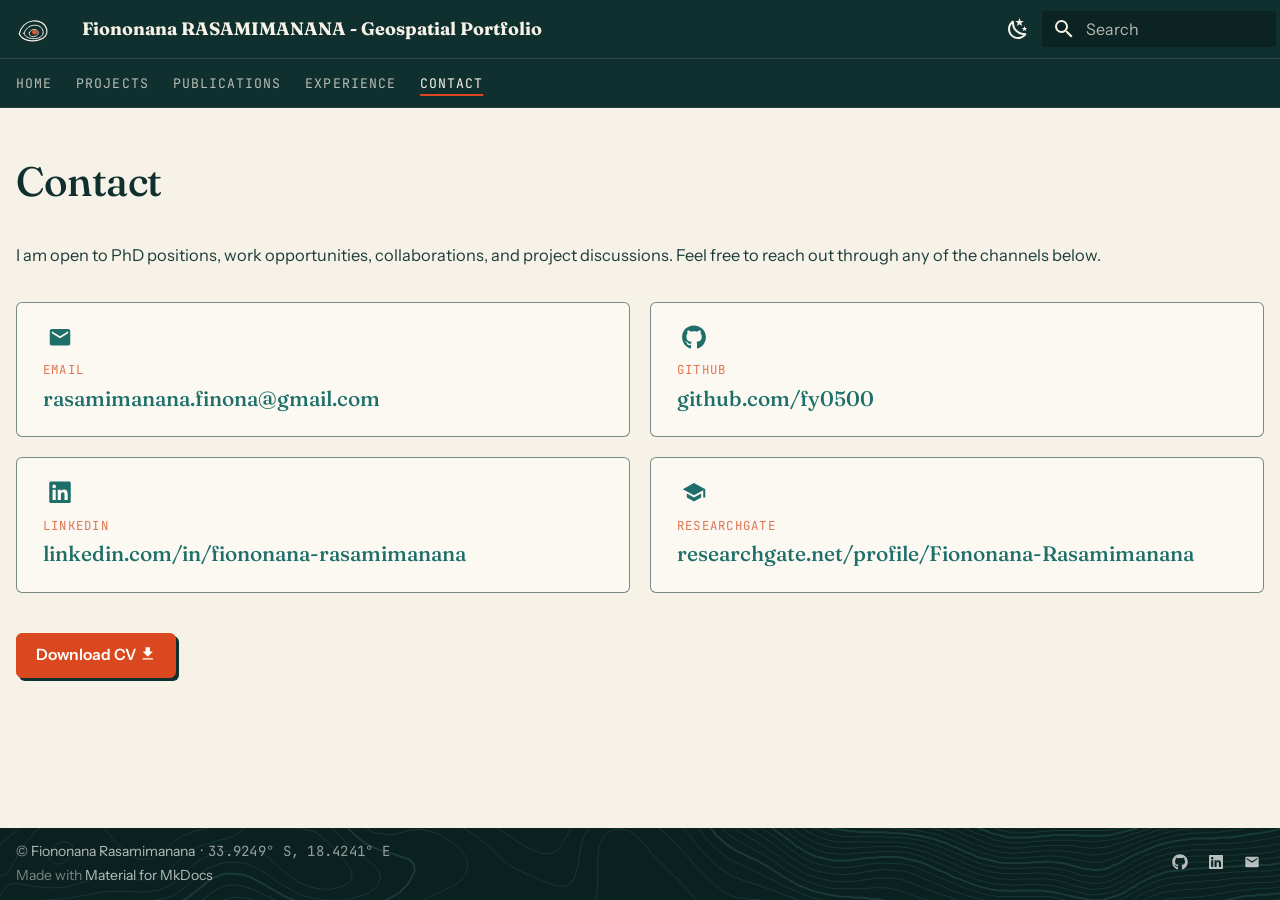
<file: contact/index.html>
<!doctype html>
<html lang="en" class="no-js">
  <head>
    
      <meta charset="utf-8">
      <meta name="viewport" content="width=device-width,initial-scale=1">
      
        <meta name="description" content="Portfolio of Fiononana RASAMIMANANA — GIS, Remote Sensing, and Spatial Data Science">
      
      
        <meta name="author" content="Fiononana RASAMIMANANA">
      
      
        <link rel="canonical" href="https://fy0500.github.io/contact/">
      
      
        <link rel="prev" href="../experience/">
      
      
      
        
      
      
      <link rel="icon" href="../assets/images/favicon.svg">
      <meta name="generator" content="mkdocs-1.6.1, mkdocs-material-9.8.0">
    
    
      
        <title>Contact - Fiononana RASAMIMANANA - Geospatial Portfolio</title>
      
    
    
      <link rel="stylesheet" href="../assets/stylesheets/main.57a0d79d.min.css">
      
        
        <link rel="stylesheet" href="../assets/stylesheets/palette.fb2fffe2.min.css">
      
      


    
    
      
    
    
      
    
    
      <link rel="stylesheet" href="https://fonts.googleapis.com/css2?family=Fraunces:ital,opsz,wght@0,9..144,400..700;1,9..144,400..700&family=Instrument+Sans:ital,wght@0,400..700;1,400..700&family=JetBrains+Mono:wght@400;500&family=Caveat:wght@500&display=swap">
    
      <link rel="stylesheet" href="../assets/vendor/leaflet/leaflet.css">
    
      <link rel="stylesheet" href="../assets/css/extra.css">
    
    <script>__md_scope=new URL("..",location),__md_hash=e=>[...e].reduce(((e,_)=>(e<<5)-e+_.charCodeAt(0)),0),__md_get=(e,_=localStorage,t=__md_scope)=>JSON.parse(_.getItem(t.pathname+"."+e)),__md_set=(e,_,t=localStorage,a=__md_scope)=>{try{t.setItem(a.pathname+"."+e,JSON.stringify(_))}catch(e){}}</script>
    
      

    
    
  </head>
  
  
    
    
      
    
    
    
    
    <body dir="ltr" data-md-color-scheme="default" data-md-color-primary="custom" data-md-color-accent="custom">
  
    
    <input class="md-toggle" data-md-toggle="drawer" type="checkbox" id="__drawer" autocomplete="off">
    <input class="md-toggle" data-md-toggle="search" type="checkbox" id="__search" autocomplete="off">
    <label class="md-overlay" for="__drawer"></label>
    <div data-md-component="skip">
      
        
        <a href="#contact" class="md-skip">
          Skip to content
        </a>
      
    </div>
    <div data-md-component="announce">
      
    </div>
    
    
      

<header class="md-header" data-md-component="header">
  <nav class="md-header__inner md-grid" aria-label="Header">
    <a href=".." title="Fiononana RASAMIMANANA - Geospatial Portfolio" class="md-header__button md-logo" aria-label="Fiononana RASAMIMANANA - Geospatial Portfolio" data-md-component="logo">
      
  <img src="../assets/images/logo.svg" alt="logo">

    </a>
    <label class="md-header__button md-icon" for="__drawer">
      
      <svg xmlns="http://www.w3.org/2000/svg" viewBox="0 0 24 24"><path d="M3 6h18v2H3zm0 5h18v2H3zm0 5h18v2H3z"/></svg>
    </label>
    <div class="md-header__title" data-md-component="header-title">
      <div class="md-header__ellipsis">
        <div class="md-header__topic">
          <span class="md-ellipsis">
            Fiononana RASAMIMANANA - Geospatial Portfolio
          </span>
        </div>
        <div class="md-header__topic" data-md-component="header-topic">
          <span class="md-ellipsis">
            
              Contact
            
          </span>
        </div>
      </div>
    </div>
    
      
        <form class="md-header__option" data-md-component="palette">
  
    
    
    
    <input class="md-option" data-md-color-media="" data-md-color-scheme="default" data-md-color-primary="custom" data-md-color-accent="custom"  aria-label="Switch to dark mode"  type="radio" name="__palette" id="__palette_0">
    
      <label class="md-header__button md-icon" title="Switch to dark mode" for="__palette_1" hidden>
        <svg xmlns="http://www.w3.org/2000/svg" viewBox="0 0 24 24"><path d="m17.75 4.09-2.53 1.94.91 3.06-2.63-1.81-2.63 1.81.91-3.06-2.53-1.94L12.44 4l1.06-3 1.06 3zm3.5 6.91-1.64 1.25.59 1.98-1.7-1.17-1.7 1.17.59-1.98L15.75 11l2.06-.05L18.5 9l.69 1.95zm-2.28 4.95c.83-.08 1.72 1.1 1.19 1.85-.32.45-.66.87-1.08 1.27C15.17 23 8.84 23 4.94 19.07c-3.91-3.9-3.91-10.24 0-14.14.4-.4.82-.76 1.27-1.08.75-.53 1.93.36 1.85 1.19-.27 2.86.69 5.83 2.89 8.02a9.96 9.96 0 0 0 8.02 2.89m-1.64 2.02a12.08 12.08 0 0 1-7.8-3.47c-2.17-2.19-3.33-5-3.49-7.82-2.81 3.14-2.7 7.96.31 10.98 3.02 3.01 7.84 3.12 10.98.31"/></svg>
      </label>
    
  
    
    
    
    <input class="md-option" data-md-color-media="" data-md-color-scheme="slate" data-md-color-primary="custom" data-md-color-accent="custom"  aria-label="Switch to light mode"  type="radio" name="__palette" id="__palette_1">
    
      <label class="md-header__button md-icon" title="Switch to light mode" for="__palette_0" hidden>
        <svg xmlns="http://www.w3.org/2000/svg" viewBox="0 0 24 24"><path d="M12 7a5 5 0 0 1 5 5 5 5 0 0 1-5 5 5 5 0 0 1-5-5 5 5 0 0 1 5-5m0 2a3 3 0 0 0-3 3 3 3 0 0 0 3 3 3 3 0 0 0 3-3 3 3 0 0 0-3-3m0-7 2.39 3.42C13.65 5.15 12.84 5 12 5s-1.65.15-2.39.42zM3.34 7l4.16-.35A7.2 7.2 0 0 0 5.94 8.5c-.44.74-.69 1.5-.83 2.29zm.02 10 1.76-3.77a7.131 7.131 0 0 0 2.38 4.14zM20.65 7l-1.77 3.79a7.02 7.02 0 0 0-2.38-4.15zm-.01 10-4.14.36c.59-.51 1.12-1.14 1.54-1.86.42-.73.69-1.5.83-2.29zM12 22l-2.41-3.44c.74.27 1.55.44 2.41.44.82 0 1.63-.17 2.37-.44z"/></svg>
      </label>
    
  
</form>
      
    
    
      <script>var palette=__md_get("__palette");if(palette&&palette.color){if("(prefers-color-scheme)"===palette.color.media){var media=matchMedia("(prefers-color-scheme: light)"),input=document.querySelector(media.matches?"[data-md-color-media='(prefers-color-scheme: light)']":"[data-md-color-media='(prefers-color-scheme: dark)']");palette.color.media=input.getAttribute("data-md-color-media"),palette.color.scheme=input.getAttribute("data-md-color-scheme"),palette.color.primary=input.getAttribute("data-md-color-primary"),palette.color.accent=input.getAttribute("data-md-color-accent")}for(var[key,value]of Object.entries(palette.color))document.body.setAttribute("data-md-color-"+key,value)}</script>
    
    
    
      
      
        <label class="md-header__button md-icon" for="__search">
          
          <svg xmlns="http://www.w3.org/2000/svg" viewBox="0 0 24 24"><path d="M9.5 3A6.5 6.5 0 0 1 16 9.5c0 1.61-.59 3.09-1.56 4.23l.27.27h.79l5 5-1.5 1.5-5-5v-.79l-.27-.27A6.52 6.52 0 0 1 9.5 16 6.5 6.5 0 0 1 3 9.5 6.5 6.5 0 0 1 9.5 3m0 2C7 5 5 7 5 9.5S7 14 9.5 14 14 12 14 9.5 12 5 9.5 5"/></svg>
        </label>
        <div class="md-search" data-md-component="search" role="dialog">
  <label class="md-search__overlay" for="__search"></label>
  <div class="md-search__inner" role="search">
    <form class="md-search__form" name="search">
      <input type="text" class="md-search__input" name="query" aria-label="Search" placeholder="Search" autocapitalize="off" autocorrect="off" autocomplete="off" spellcheck="false" data-md-component="search-query" required>
      <label class="md-search__icon md-icon" for="__search">
        
        <svg xmlns="http://www.w3.org/2000/svg" viewBox="0 0 24 24"><path d="M9.5 3A6.5 6.5 0 0 1 16 9.5c0 1.61-.59 3.09-1.56 4.23l.27.27h.79l5 5-1.5 1.5-5-5v-.79l-.27-.27A6.52 6.52 0 0 1 9.5 16 6.5 6.5 0 0 1 3 9.5 6.5 6.5 0 0 1 9.5 3m0 2C7 5 5 7 5 9.5S7 14 9.5 14 14 12 14 9.5 12 5 9.5 5"/></svg>
        
        <svg xmlns="http://www.w3.org/2000/svg" viewBox="0 0 24 24"><path d="M20 11v2H8l5.5 5.5-1.42 1.42L4.16 12l7.92-7.92L13.5 5.5 8 11z"/></svg>
      </label>
      <nav class="md-search__options" aria-label="Search">
        
        <button type="reset" class="md-search__icon md-icon" title="Clear" aria-label="Clear" tabindex="-1">
          
          <svg xmlns="http://www.w3.org/2000/svg" viewBox="0 0 24 24"><path d="M19 6.41 17.59 5 12 10.59 6.41 5 5 6.41 10.59 12 5 17.59 6.41 19 12 13.41 17.59 19 19 17.59 13.41 12z"/></svg>
        </button>
      </nav>
      
    </form>
    <div class="md-search__output">
      <div class="md-search__scrollwrap" tabindex="0" data-md-scrollfix>
        <div class="md-search-result" data-md-component="search-result">
          <div class="md-search-result__meta">
            Initializing search
          </div>
          <ol class="md-search-result__list" role="presentation"></ol>
        </div>
      </div>
    </div>
  </div>
</div>
      
    
    
  </nav>
  
</header>
    
    <div class="md-container" data-md-component="container">
      
      
        
          
            
<nav class="md-tabs" aria-label="Tabs" data-md-component="tabs">
  <div class="md-grid">
    <ul class="md-tabs__list">
      
        
  
  
  
  
    <li class="md-tabs__item">
      <a href=".." class="md-tabs__link">
        
  
  
    
  
  Home

      </a>
    </li>
  

      
        
  
  
  
  
    
    
      <li class="md-tabs__item">
        <a href="../projects/" class="md-tabs__link">
          
  
  
  Projects

        </a>
      </li>
    
  

      
        
  
  
  
  
    <li class="md-tabs__item">
      <a href="../publications/" class="md-tabs__link">
        
  
  
    
  
  Publications

      </a>
    </li>
  

      
        
  
  
  
  
    <li class="md-tabs__item">
      <a href="../experience/" class="md-tabs__link">
        
  
  
    
  
  Experience

      </a>
    </li>
  

      
        
  
  
  
    
  
  
    <li class="md-tabs__item md-tabs__item--active">
      <a href="./" class="md-tabs__link">
        
  
  
    
  
  Contact

      </a>
    </li>
  

      
    </ul>
  </div>
</nav>
          
        
      
      <main class="md-main" data-md-component="main">
        <div class="md-main__inner md-grid">
          
            
              
                
              
              <div class="md-sidebar md-sidebar--primary" data-md-component="sidebar" data-md-type="navigation" hidden>
                <div class="md-sidebar__scrollwrap">
                  <div class="md-sidebar__inner">
                    


  


<nav class="md-nav md-nav--primary md-nav--lifted" aria-label="Navigation" data-md-level="0">
  <label class="md-nav__title" for="__drawer">
    <a href=".." title="Fiononana RASAMIMANANA - Geospatial Portfolio" class="md-nav__button md-logo" aria-label="Fiononana RASAMIMANANA - Geospatial Portfolio" data-md-component="logo">
      
  <img src="../assets/images/logo.svg" alt="logo">

    </a>
    Fiononana RASAMIMANANA - Geospatial Portfolio
  </label>
  
  <ul class="md-nav__list" data-md-scrollfix>
    
      
      
  
  
  
  
    <li class="md-nav__item">
      <a href=".." class="md-nav__link">
        
  
  
  <span class="md-ellipsis">
    
  
    Home
  

    
  </span>
  
  

      </a>
    </li>
  

    
      
      
  
  
  
  
    
    
    
    
      
      
    
    
    <li class="md-nav__item md-nav__item--nested">
      
        
        
        <input class="md-nav__toggle md-toggle " type="checkbox" id="__nav_2" >
        
          
          <label class="md-nav__link" for="__nav_2" id="__nav_2_label" tabindex="0">
            
  
  
  <span class="md-ellipsis">
    
  
    Projects
  

    
  </span>
  
  

            <span class="md-nav__icon md-icon"></span>
          </label>
        
        <nav class="md-nav" data-md-level="1" aria-labelledby="__nav_2_label" aria-expanded="false">
          <label class="md-nav__title" for="__nav_2">
            <span class="md-nav__icon md-icon"></span>
            
  
    Projects
  

          </label>
          <ul class="md-nav__list" data-md-scrollfix>
            
              
                
  
  
  
  
    <li class="md-nav__item">
      <a href="../projects/" class="md-nav__link">
        
  
  
  <span class="md-ellipsis">
    
  
    All Projects
  

    
  </span>
  
  

      </a>
    </li>
  

              
            
              
                
  
  
  
  
    <li class="md-nav__item">
      <a href="../projects/sample-project/" class="md-nav__link">
        
  
  
  <span class="md-ellipsis">
    
  
    Garden Detection & Road Traffic
  

    
  </span>
  
  

      </a>
    </li>
  

              
            
              
                
  
  
  
  
    <li class="md-nav__item">
      <a href="../projects/water-stress-madagascar/" class="md-nav__link">
        
  
  
  <span class="md-ellipsis">
    
  
    Water Stress in Madagascar (QGIS)
  

    
  </span>
  
  

      </a>
    </li>
  

              
            
              
                
  
  
  
  
    <li class="md-nav__item">
      <a href="../projects/ecosystem-accounting-ankarafantsika/" class="md-nav__link">
        
  
  
  <span class="md-ellipsis">
    
  
    Ecosystem Accounting, Ankarafantsika
  

    
  </span>
  
  

      </a>
    </li>
  

              
            
              
                
  
  
  
  
    <li class="md-nav__item">
      <a href="../projects/PostGIS_en/" class="md-nav__link">
        
  
  
  <span class="md-ellipsis">
    
  
    Real-Time Car Jaune Bus Tracking with PostGIS
  

    
  </span>
  
  

      </a>
    </li>
  

              
            
          </ul>
        </nav>
      
    </li>
  

    
      
      
  
  
  
  
    <li class="md-nav__item">
      <a href="../publications/" class="md-nav__link">
        
  
  
  <span class="md-ellipsis">
    
  
    Publications
  

    
  </span>
  
  

      </a>
    </li>
  

    
      
      
  
  
  
  
    <li class="md-nav__item">
      <a href="../experience/" class="md-nav__link">
        
  
  
  <span class="md-ellipsis">
    
  
    Experience
  

    
  </span>
  
  

      </a>
    </li>
  

    
      
      
  
  
    
  
  
  
    <li class="md-nav__item md-nav__item--active">
      
      <input class="md-nav__toggle md-toggle" type="checkbox" id="__toc">
      
      
        
      
      
      <a href="./" class="md-nav__link md-nav__link--active">
        
  
  
  <span class="md-ellipsis">
    
  
    Contact
  

    
  </span>
  
  

      </a>
      
    </li>
  

    
  </ul>
</nav>
                  </div>
                </div>
              </div>
            
            
              
                
              
              <div class="md-sidebar md-sidebar--secondary" data-md-component="sidebar" data-md-type="toc" hidden>
                <div class="md-sidebar__scrollwrap">
                  <div class="md-sidebar__inner">
                    

<nav class="md-nav md-nav--secondary" aria-label="Table of contents">
  
  
  
    
  
  
</nav>
                  </div>
                </div>
              </div>
            
          
          
            <div class="md-content" data-md-component="content">
              
              <article class="md-content__inner md-typeset">
                
                  
  




<h1 id="contact">Contact</h1>
<p>I am open to PhD positions, work opportunities, collaborations, and project discussions.
Feel free to reach out through any of the channels below.</p>
<div class="contact-grid">
<div class="contact-card">
<p><span class="twemoji lg"><svg xmlns="http://www.w3.org/2000/svg" viewBox="0 0 24 24"><path d="m20 8-8 5-8-5V6l8 5 8-5m0-2H4c-1.11 0-2 .89-2 2v12a2 2 0 0 0 2 2h16a2 2 0 0 0 2-2V6a2 2 0 0 0-2-2"/></svg></span>
<small>Email</small>
<a class="card-link" href="mailto:rasamimanana.finona@gmail.com">rasamimanana.finona@gmail.com</a></p>
</div>
<div class="contact-card">
<p><span class="twemoji lg"><svg xmlns="http://www.w3.org/2000/svg" viewBox="0 0 512 512"><!--! Font Awesome Free 7.1.0 by @fontawesome - https://fontawesome.com License - https://fontawesome.com/license/free (Icons: CC BY 4.0, Fonts: SIL OFL 1.1, Code: MIT License) Copyright 2025 Fonticons, Inc.--><path d="M173.9 397.4c0 2-2.3 3.6-5.2 3.6-3.3.3-5.6-1.3-5.6-3.6 0-2 2.3-3.6 5.2-3.6 3-.3 5.6 1.3 5.6 3.6m-31.1-4.5c-.7 2 1.3 4.3 4.3 4.9 2.6 1 5.6 0 6.2-2s-1.3-4.3-4.3-5.2c-2.6-.7-5.5.3-6.2 2.3m44.2-1.7c-2.9.7-4.9 2.6-4.6 4.9.3 2 2.9 3.3 5.9 2.6 2.9-.7 4.9-2.6 4.6-4.6-.3-1.9-3-3.2-5.9-2.9M252.8 8C114.1 8 8 113.3 8 252c0 110.9 69.8 205.8 169.5 239.2 12.8 2.3 17.3-5.6 17.3-12.1 0-6.2-.3-40.4-.3-61.4 0 0-70 15-84.7-29.8 0 0-11.4-29.1-27.8-36.6 0 0-22.9-15.7 1.6-15.4 0 0 24.9 2 38.6 25.8 21.9 38.6 58.6 27.5 72.9 20.9 2.3-16 8.8-27.1 16-33.7-55.9-6.2-112.3-14.3-112.3-110.5 0-27.5 7.6-41.3 23.6-58.9-2.6-6.5-11.1-33.3 2.6-67.9 20.9-6.5 69 27 69 27 20-5.6 41.5-8.5 62.8-8.5s42.8 2.9 62.8 8.5c0 0 48.1-33.6 69-27 13.7 34.7 5.2 61.4 2.6 67.9 16 17.7 25.8 31.5 25.8 58.9 0 96.5-58.9 104.2-114.8 110.5 9.2 7.9 17 22.9 17 46.4 0 33.7-.3 75.4-.3 83.6 0 6.5 4.6 14.4 17.3 12.1C436.2 457.8 504 362.9 504 252 504 113.3 391.5 8 252.8 8M105.2 352.9c-1.3 1-1 3.3.7 5.2 1.6 1.6 3.9 2.3 5.2 1 1.3-1 1-3.3-.7-5.2-1.6-1.6-3.9-2.3-5.2-1m-10.8-8.1c-.7 1.3.3 2.9 2.3 3.9 1.6 1 3.6.7 4.3-.7.7-1.3-.3-2.9-2.3-3.9-2-.6-3.6-.3-4.3.7m32.4 35.6c-1.6 1.3-1 4.3 1.3 6.2 2.3 2.3 5.2 2.6 6.5 1 1.3-1.3.7-4.3-1.3-6.2-2.2-2.3-5.2-2.6-6.5-1m-11.4-14.7c-1.6 1-1.6 3.6 0 5.9s4.3 3.3 5.6 2.3c1.6-1.3 1.6-3.9 0-6.2-1.4-2.3-4-3.3-5.6-2"/></svg></span>
<small>GitHub</small>
<a class="card-link" href="https://github.com/fy0500">github.com/fy0500</a></p>
</div>
<div class="contact-card">
<p><span class="twemoji lg"><svg xmlns="http://www.w3.org/2000/svg" viewBox="0 0 448 512"><!--! Font Awesome Free 7.1.0 by @fontawesome - https://fontawesome.com License - https://fontawesome.com/license/free (Icons: CC BY 4.0, Fonts: SIL OFL 1.1, Code: MIT License) Copyright 2025 Fonticons, Inc.--><path d="M416 32H31.9C14.3 32 0 46.5 0 64.3v383.4C0 465.5 14.3 480 31.9 480H416c17.6 0 32-14.5 32-32.3V64.3c0-17.8-14.4-32.3-32-32.3M135.4 416H69V202.2h66.5V416zM102.2 96a38.5 38.5 0 1 1 0 77 38.5 38.5 0 1 1 0-77m282.1 320h-66.4V312c0-24.8-.5-56.7-34.5-56.7-34.6 0-39.9 27-39.9 54.9V416h-66.4V202.2h63.7v29.2h.9c8.9-16.8 30.6-34.5 62.9-34.5 67.2 0 79.7 44.3 79.7 101.9z"/></svg></span>
<small>LinkedIn</small>
<a class="card-link" href="https://linkedin.com/in/fiononana-rasamimanana">linkedin.com/in/fiononana-rasamimanana</a></p>
</div>
<div class="contact-card">
<p><span class="twemoji lg"><svg xmlns="http://www.w3.org/2000/svg" viewBox="0 0 24 24"><path d="M12 3 1 9l11 6 9-4.91V17h2V9M5 13.18v4L12 21l7-3.82v-4L12 17z"/></svg></span>
<small>ResearchGate</small>
<a class="card-link" href="https://www.researchgate.net/profile/Fiononana-Rasamimanana">researchgate.net/profile/Fiononana-Rasamimanana</a></p>
</div>
</div>
<p><a class="md-button md-button--primary" href="../assets/CV_Fiononana.pdf">Download CV <span class="twemoji"><svg xmlns="http://www.w3.org/2000/svg" viewBox="0 0 24 24"><path d="M5 20h14v-2H5m14-9h-4V3H9v6H5l7 7z"/></svg></span></a></p>







  
  




  



                
              </article>
            </div>
          
          
<script>var target=document.getElementById(location.hash.slice(1));target&&target.name&&(target.checked=target.name.startsWith("__tabbed_"))</script>
        </div>
        
          <button type="button" class="md-top md-icon" data-md-component="top" hidden>
  
  <svg xmlns="http://www.w3.org/2000/svg" viewBox="0 0 24 24"><path d="M13 20h-2V8l-5.5 5.5-1.42-1.42L12 4.16l7.92 7.92-1.42 1.42L13 8z"/></svg>
  Back to top
</button>
        
      </main>
      
        <footer class="md-footer">
  
  <div class="md-footer-meta md-typeset">
    <div class="md-footer-meta__inner md-grid">
      <div class="md-copyright">
  
    <div class="md-copyright__highlight">
      &copy; Fiononana Rasamimanana &nbsp;·&nbsp; <span class="coords">33.9249° S, 18.4241° E</span>
    </div>
  
  
    Made with
    <a href="https://squidfunk.github.io/mkdocs-material/" target="_blank" rel="noopener">
      Material for MkDocs
    </a>
  
</div>
      
        
<div class="md-social">
  
    
    
    
    
      
      
    
    <a href="https://github.com/fy0500" target="_blank" rel="noopener" title="github.com" class="md-social__link">
      <svg xmlns="http://www.w3.org/2000/svg" viewBox="0 0 512 512"><!--! Font Awesome Free 7.1.0 by @fontawesome - https://fontawesome.com License - https://fontawesome.com/license/free (Icons: CC BY 4.0, Fonts: SIL OFL 1.1, Code: MIT License) Copyright 2025 Fonticons, Inc.--><path d="M173.9 397.4c0 2-2.3 3.6-5.2 3.6-3.3.3-5.6-1.3-5.6-3.6 0-2 2.3-3.6 5.2-3.6 3-.3 5.6 1.3 5.6 3.6m-31.1-4.5c-.7 2 1.3 4.3 4.3 4.9 2.6 1 5.6 0 6.2-2s-1.3-4.3-4.3-5.2c-2.6-.7-5.5.3-6.2 2.3m44.2-1.7c-2.9.7-4.9 2.6-4.6 4.9.3 2 2.9 3.3 5.9 2.6 2.9-.7 4.9-2.6 4.6-4.6-.3-1.9-3-3.2-5.9-2.9M252.8 8C114.1 8 8 113.3 8 252c0 110.9 69.8 205.8 169.5 239.2 12.8 2.3 17.3-5.6 17.3-12.1 0-6.2-.3-40.4-.3-61.4 0 0-70 15-84.7-29.8 0 0-11.4-29.1-27.8-36.6 0 0-22.9-15.7 1.6-15.4 0 0 24.9 2 38.6 25.8 21.9 38.6 58.6 27.5 72.9 20.9 2.3-16 8.8-27.1 16-33.7-55.9-6.2-112.3-14.3-112.3-110.5 0-27.5 7.6-41.3 23.6-58.9-2.6-6.5-11.1-33.3 2.6-67.9 20.9-6.5 69 27 69 27 20-5.6 41.5-8.5 62.8-8.5s42.8 2.9 62.8 8.5c0 0 48.1-33.6 69-27 13.7 34.7 5.2 61.4 2.6 67.9 16 17.7 25.8 31.5 25.8 58.9 0 96.5-58.9 104.2-114.8 110.5 9.2 7.9 17 22.9 17 46.4 0 33.7-.3 75.4-.3 83.6 0 6.5 4.6 14.4 17.3 12.1C436.2 457.8 504 362.9 504 252 504 113.3 391.5 8 252.8 8M105.2 352.9c-1.3 1-1 3.3.7 5.2 1.6 1.6 3.9 2.3 5.2 1 1.3-1 1-3.3-.7-5.2-1.6-1.6-3.9-2.3-5.2-1m-10.8-8.1c-.7 1.3.3 2.9 2.3 3.9 1.6 1 3.6.7 4.3-.7.7-1.3-.3-2.9-2.3-3.9-2-.6-3.6-.3-4.3.7m32.4 35.6c-1.6 1.3-1 4.3 1.3 6.2 2.3 2.3 5.2 2.6 6.5 1 1.3-1.3.7-4.3-1.3-6.2-2.2-2.3-5.2-2.6-6.5-1m-11.4-14.7c-1.6 1-1.6 3.6 0 5.9s4.3 3.3 5.6 2.3c1.6-1.3 1.6-3.9 0-6.2-1.4-2.3-4-3.3-5.6-2"/></svg>
    </a>
  
    
    
    
    
      
      
    
    <a href="https://linkedin.com/in/fiononana-rasamimanana" target="_blank" rel="noopener" title="linkedin.com" class="md-social__link">
      <svg xmlns="http://www.w3.org/2000/svg" viewBox="0 0 448 512"><!--! Font Awesome Free 7.1.0 by @fontawesome - https://fontawesome.com License - https://fontawesome.com/license/free (Icons: CC BY 4.0, Fonts: SIL OFL 1.1, Code: MIT License) Copyright 2025 Fonticons, Inc.--><path d="M416 32H31.9C14.3 32 0 46.5 0 64.3v383.4C0 465.5 14.3 480 31.9 480H416c17.6 0 32-14.5 32-32.3V64.3c0-17.8-14.4-32.3-32-32.3M135.4 416H69V202.2h66.5V416zM102.2 96a38.5 38.5 0 1 1 0 77 38.5 38.5 0 1 1 0-77m282.1 320h-66.4V312c0-24.8-.5-56.7-34.5-56.7-34.6 0-39.9 27-39.9 54.9V416h-66.4V202.2h63.7v29.2h.9c8.9-16.8 30.6-34.5 62.9-34.5 67.2 0 79.7 44.3 79.7 101.9z"/></svg>
    </a>
  
    
    
    
    
    <a href="mailto:rasamimanana.finona@gmail.com" target="_blank" rel="noopener" title="" class="md-social__link">
      <svg xmlns="http://www.w3.org/2000/svg" viewBox="0 0 24 24"><path d="m20 8-8 5-8-5V6l8 5 8-5m0-2H4c-1.11 0-2 .89-2 2v12a2 2 0 0 0 2 2h16a2 2 0 0 0 2-2V6a2 2 0 0 0-2-2"/></svg>
    </a>
  
</div>
      
    </div>
  </div>
</footer>
      
    </div>
    <div class="md-dialog" data-md-component="dialog">
      <div class="md-dialog__inner md-typeset"></div>
    </div>
    
    
    
      
      
      <script id="__config" type="application/json">{"annotate": null, "base": "..", "features": ["navigation.tabs", "navigation.top", "content.code.copy"], "search": "../assets/javascripts/workers/search.a7633da7.min.js", "tags": null, "translations": {"clipboard.copied": "Copied to clipboard", "clipboard.copy": "Copy to clipboard", "search.result.more.one": "1 more on this page", "search.result.more.other": "# more on this page", "search.result.none": "No matching documents", "search.result.one": "1 matching document", "search.result.other": "# matching documents", "search.result.placeholder": "Type to start searching", "search.result.term.missing": "Missing", "select.version": "Select version"}, "version": null}</script>
    
    
      <script src="../assets/javascripts/bundle.c21346df.min.js"></script>
      
        <script src="../assets/vendor/leaflet/leaflet.js"></script>
      
        <script src="../assets/js/app.js"></script>
      
    
  <script data-mkdocs-jupyter-mathjax="{&quot;url&quot;: &quot;https://cdn.jsdelivr.net/npm/mathjax@4.1.3/tex-mml-chtml.js&quot;, &quot;version&quot;: 4}">
/* Shared by full pages and Material's instant navigation. */
(() => {
  const config = JSON.parse(document.currentScript.dataset.mkdocsJupyterMathjax);
  if (window.mkdocsJupyterMathJax) return;

  let loading;
  let queue = Promise.resolve();
  let previous = [];

  const ready = async () => {
    if (!loading) {
      loading = (async () => {
        let math = window.MathJax;
        if (!math?.typesetPromise) {
          const url = new URL(config.url, document.baseURI).href;
          const existing = Array.from(document.scripts).find(script =>
            script.src && (script.src === url || script.id === 'MathJax-script' ||
              (/mathjax/i.test(script.src) &&
               /\/(?:MathJax|latest|(?:tex|mml)(?:-mml)?-(?:chtml|svg))\.js(?:[?#]|$)/i.test(script.src))));
          if (existing) {
            if (!math?.startup?.promise) {
              await new Promise((resolve, reject) => {
                existing.addEventListener('load', resolve, { once: true });
                existing.addEventListener('error', reject, { once: true });
              });
            }
          } else {
            // Keep site macros, delimiters and startup hooks when supplied.
            const options = math || {};
            window.MathJax = {
              ...options,
              loader: {
                ...options.loader,
                load: Array.from(new Set(['ui/safe', ...(options.loader?.load || [])]))
              },
              startup: { typeset: false, ...options.startup },
              tex: {
                tags: 'ams',
                useLabelIds: true,
                inlineMath: [['$', '$'], ['\\(', '\\)']],
                displayMath: [['$$', '$$'], ['\\[', '\\]']],
                processEscapes: true,
                processEnvironments: true,
                ...options.tex
              }
            };
            await new Promise((resolve, reject) => {
              const script = document.createElement('script');
              script.src = config.url;
              script.id = 'MathJax-script';
              script.async = true;
              script.onload = resolve;
              script.onerror = reject;
              document.head.appendChild(script);
            });
          }
        }
        math = window.MathJax;
        await math.startup.promise;
        return math;
      })();
    }
    const math = await loading;
    // A site owner can extend the v3 queue again on each navigation.
    await math.startup.promise;
    return math;
  };

  const unrendered = node => {
    if (node.matches('mjx-container')) return [];
    if (!node.querySelector('mjx-container')) return [node];
    // In v3, scanning generated assistive MathML again produces nested output.
    return Array.from(node.children).flatMap(unrendered);
  };

  const refresh = () => {
    // A separate chain also serializes v3, without changing v4's startup promise.
    queue = queue.then(async () => {
      const notebooks = Array.from(document.querySelectorAll('.jupyter-wrapper'));
      if (!notebooks.length && !previous.length) return;
      if (notebooks.length === previous.length &&
          notebooks.every((node, index) => node === previous[index])) return;
      const math = await ready();
      if (previous.length) {
        math.typesetClear(previous);
        math.texReset();
      }
      previous = notebooks.filter(node => node.isConnected);
      const pending = previous.flatMap(unrendered);
      if (pending.length) await math.typesetPromise(pending);
    }).catch(error => console.error('mkdocs-jupyter: MathJax rendering failed', error));
    return queue;
  };

  window.mkdocsJupyterMathJax = { refresh };
  const start = () => {
    if (typeof document$ !== 'undefined') document$.subscribe(refresh);
    else refresh();
  };
  // Theme bundles and user-provided MathJax scripts can follow notebook content.
  if (document.readyState === 'loading') {
    document.addEventListener('DOMContentLoaded', start, { once: true });
  } else start();
})();

</script>
</body>
</html>
</file>
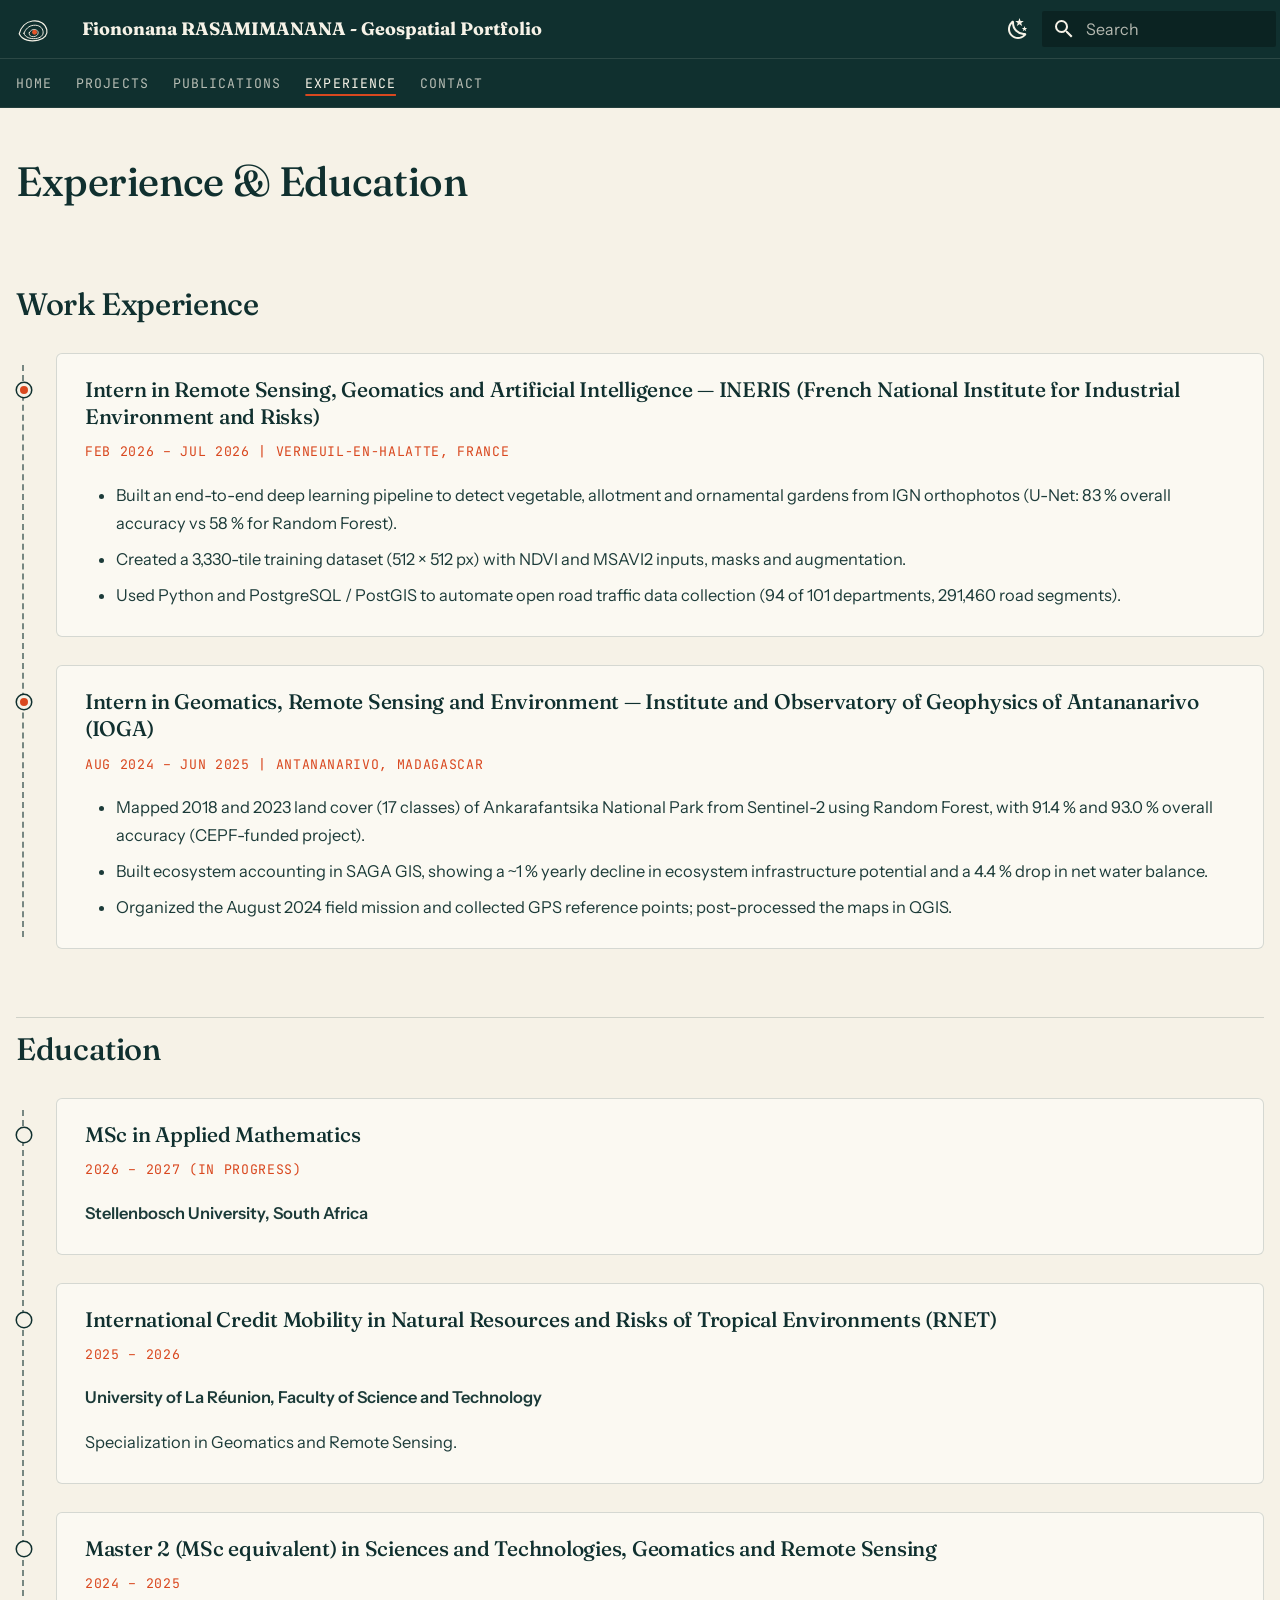
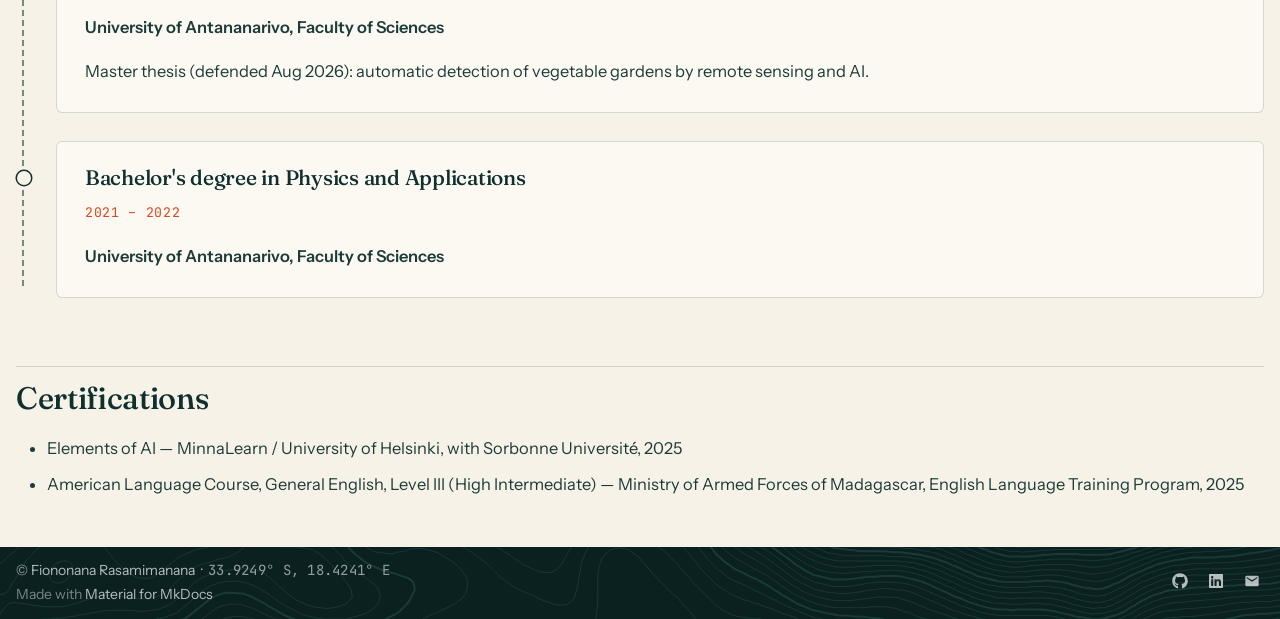
<file: experience/index.html>
<!doctype html>
<html lang="en" class="no-js">
  <head>
    
      <meta charset="utf-8">
      <meta name="viewport" content="width=device-width,initial-scale=1">
      
        <meta name="description" content="Portfolio of Fiononana RASAMIMANANA — GIS, Remote Sensing, and Spatial Data Science">
      
      
        <meta name="author" content="Fiononana RASAMIMANANA">
      
      
        <link rel="canonical" href="https://fy0500.github.io/experience/">
      
      
        <link rel="prev" href="../publications/">
      
      
        <link rel="next" href="../contact/">
      
      
        
      
      
      <link rel="icon" href="../assets/images/favicon.svg">
      <meta name="generator" content="mkdocs-1.6.1, mkdocs-material-9.8.0">
    
    
      
        <title>Experience - Fiononana RASAMIMANANA - Geospatial Portfolio</title>
      
    
    
      <link rel="stylesheet" href="../assets/stylesheets/main.57a0d79d.min.css">
      
        
        <link rel="stylesheet" href="../assets/stylesheets/palette.fb2fffe2.min.css">
      
      


    
    
      
    
    
      
    
    
      <link rel="stylesheet" href="https://fonts.googleapis.com/css2?family=Fraunces:ital,opsz,wght@0,9..144,400..700;1,9..144,400..700&family=Instrument+Sans:ital,wght@0,400..700;1,400..700&family=JetBrains+Mono:wght@400;500&family=Caveat:wght@500&display=swap">
    
      <link rel="stylesheet" href="../assets/vendor/leaflet/leaflet.css">
    
      <link rel="stylesheet" href="../assets/css/extra.css">
    
    <script>__md_scope=new URL("..",location),__md_hash=e=>[...e].reduce(((e,_)=>(e<<5)-e+_.charCodeAt(0)),0),__md_get=(e,_=localStorage,t=__md_scope)=>JSON.parse(_.getItem(t.pathname+"."+e)),__md_set=(e,_,t=localStorage,a=__md_scope)=>{try{t.setItem(a.pathname+"."+e,JSON.stringify(_))}catch(e){}}</script>
    
      

    
    
  </head>
  
  
    
    
      
    
    
    
    
    <body dir="ltr" data-md-color-scheme="default" data-md-color-primary="custom" data-md-color-accent="custom">
  
    
    <input class="md-toggle" data-md-toggle="drawer" type="checkbox" id="__drawer" autocomplete="off">
    <input class="md-toggle" data-md-toggle="search" type="checkbox" id="__search" autocomplete="off">
    <label class="md-overlay" for="__drawer"></label>
    <div data-md-component="skip">
      
        
        <a href="#experience-education" class="md-skip">
          Skip to content
        </a>
      
    </div>
    <div data-md-component="announce">
      
    </div>
    
    
      

<header class="md-header" data-md-component="header">
  <nav class="md-header__inner md-grid" aria-label="Header">
    <a href=".." title="Fiononana RASAMIMANANA - Geospatial Portfolio" class="md-header__button md-logo" aria-label="Fiononana RASAMIMANANA - Geospatial Portfolio" data-md-component="logo">
      
  <img src="../assets/images/logo.svg" alt="logo">

    </a>
    <label class="md-header__button md-icon" for="__drawer">
      
      <svg xmlns="http://www.w3.org/2000/svg" viewBox="0 0 24 24"><path d="M3 6h18v2H3zm0 5h18v2H3zm0 5h18v2H3z"/></svg>
    </label>
    <div class="md-header__title" data-md-component="header-title">
      <div class="md-header__ellipsis">
        <div class="md-header__topic">
          <span class="md-ellipsis">
            Fiononana RASAMIMANANA - Geospatial Portfolio
          </span>
        </div>
        <div class="md-header__topic" data-md-component="header-topic">
          <span class="md-ellipsis">
            
              Experience
            
          </span>
        </div>
      </div>
    </div>
    
      
        <form class="md-header__option" data-md-component="palette">
  
    
    
    
    <input class="md-option" data-md-color-media="" data-md-color-scheme="default" data-md-color-primary="custom" data-md-color-accent="custom"  aria-label="Switch to dark mode"  type="radio" name="__palette" id="__palette_0">
    
      <label class="md-header__button md-icon" title="Switch to dark mode" for="__palette_1" hidden>
        <svg xmlns="http://www.w3.org/2000/svg" viewBox="0 0 24 24"><path d="m17.75 4.09-2.53 1.94.91 3.06-2.63-1.81-2.63 1.81.91-3.06-2.53-1.94L12.44 4l1.06-3 1.06 3zm3.5 6.91-1.64 1.25.59 1.98-1.7-1.17-1.7 1.17.59-1.98L15.75 11l2.06-.05L18.5 9l.69 1.95zm-2.28 4.95c.83-.08 1.72 1.1 1.19 1.85-.32.45-.66.87-1.08 1.27C15.17 23 8.84 23 4.94 19.07c-3.91-3.9-3.91-10.24 0-14.14.4-.4.82-.76 1.27-1.08.75-.53 1.93.36 1.85 1.19-.27 2.86.69 5.83 2.89 8.02a9.96 9.96 0 0 0 8.02 2.89m-1.64 2.02a12.08 12.08 0 0 1-7.8-3.47c-2.17-2.19-3.33-5-3.49-7.82-2.81 3.14-2.7 7.96.31 10.98 3.02 3.01 7.84 3.12 10.98.31"/></svg>
      </label>
    
  
    
    
    
    <input class="md-option" data-md-color-media="" data-md-color-scheme="slate" data-md-color-primary="custom" data-md-color-accent="custom"  aria-label="Switch to light mode"  type="radio" name="__palette" id="__palette_1">
    
      <label class="md-header__button md-icon" title="Switch to light mode" for="__palette_0" hidden>
        <svg xmlns="http://www.w3.org/2000/svg" viewBox="0 0 24 24"><path d="M12 7a5 5 0 0 1 5 5 5 5 0 0 1-5 5 5 5 0 0 1-5-5 5 5 0 0 1 5-5m0 2a3 3 0 0 0-3 3 3 3 0 0 0 3 3 3 3 0 0 0 3-3 3 3 0 0 0-3-3m0-7 2.39 3.42C13.65 5.15 12.84 5 12 5s-1.65.15-2.39.42zM3.34 7l4.16-.35A7.2 7.2 0 0 0 5.94 8.5c-.44.74-.69 1.5-.83 2.29zm.02 10 1.76-3.77a7.131 7.131 0 0 0 2.38 4.14zM20.65 7l-1.77 3.79a7.02 7.02 0 0 0-2.38-4.15zm-.01 10-4.14.36c.59-.51 1.12-1.14 1.54-1.86.42-.73.69-1.5.83-2.29zM12 22l-2.41-3.44c.74.27 1.55.44 2.41.44.82 0 1.63-.17 2.37-.44z"/></svg>
      </label>
    
  
</form>
      
    
    
      <script>var palette=__md_get("__palette");if(palette&&palette.color){if("(prefers-color-scheme)"===palette.color.media){var media=matchMedia("(prefers-color-scheme: light)"),input=document.querySelector(media.matches?"[data-md-color-media='(prefers-color-scheme: light)']":"[data-md-color-media='(prefers-color-scheme: dark)']");palette.color.media=input.getAttribute("data-md-color-media"),palette.color.scheme=input.getAttribute("data-md-color-scheme"),palette.color.primary=input.getAttribute("data-md-color-primary"),palette.color.accent=input.getAttribute("data-md-color-accent")}for(var[key,value]of Object.entries(palette.color))document.body.setAttribute("data-md-color-"+key,value)}</script>
    
    
    
      
      
        <label class="md-header__button md-icon" for="__search">
          
          <svg xmlns="http://www.w3.org/2000/svg" viewBox="0 0 24 24"><path d="M9.5 3A6.5 6.5 0 0 1 16 9.5c0 1.61-.59 3.09-1.56 4.23l.27.27h.79l5 5-1.5 1.5-5-5v-.79l-.27-.27A6.52 6.52 0 0 1 9.5 16 6.5 6.5 0 0 1 3 9.5 6.5 6.5 0 0 1 9.5 3m0 2C7 5 5 7 5 9.5S7 14 9.5 14 14 12 14 9.5 12 5 9.5 5"/></svg>
        </label>
        <div class="md-search" data-md-component="search" role="dialog">
  <label class="md-search__overlay" for="__search"></label>
  <div class="md-search__inner" role="search">
    <form class="md-search__form" name="search">
      <input type="text" class="md-search__input" name="query" aria-label="Search" placeholder="Search" autocapitalize="off" autocorrect="off" autocomplete="off" spellcheck="false" data-md-component="search-query" required>
      <label class="md-search__icon md-icon" for="__search">
        
        <svg xmlns="http://www.w3.org/2000/svg" viewBox="0 0 24 24"><path d="M9.5 3A6.5 6.5 0 0 1 16 9.5c0 1.61-.59 3.09-1.56 4.23l.27.27h.79l5 5-1.5 1.5-5-5v-.79l-.27-.27A6.52 6.52 0 0 1 9.5 16 6.5 6.5 0 0 1 3 9.5 6.5 6.5 0 0 1 9.5 3m0 2C7 5 5 7 5 9.5S7 14 9.5 14 14 12 14 9.5 12 5 9.5 5"/></svg>
        
        <svg xmlns="http://www.w3.org/2000/svg" viewBox="0 0 24 24"><path d="M20 11v2H8l5.5 5.5-1.42 1.42L4.16 12l7.92-7.92L13.5 5.5 8 11z"/></svg>
      </label>
      <nav class="md-search__options" aria-label="Search">
        
        <button type="reset" class="md-search__icon md-icon" title="Clear" aria-label="Clear" tabindex="-1">
          
          <svg xmlns="http://www.w3.org/2000/svg" viewBox="0 0 24 24"><path d="M19 6.41 17.59 5 12 10.59 6.41 5 5 6.41 10.59 12 5 17.59 6.41 19 12 13.41 17.59 19 19 17.59 13.41 12z"/></svg>
        </button>
      </nav>
      
    </form>
    <div class="md-search__output">
      <div class="md-search__scrollwrap" tabindex="0" data-md-scrollfix>
        <div class="md-search-result" data-md-component="search-result">
          <div class="md-search-result__meta">
            Initializing search
          </div>
          <ol class="md-search-result__list" role="presentation"></ol>
        </div>
      </div>
    </div>
  </div>
</div>
      
    
    
  </nav>
  
</header>
    
    <div class="md-container" data-md-component="container">
      
      
        
          
            
<nav class="md-tabs" aria-label="Tabs" data-md-component="tabs">
  <div class="md-grid">
    <ul class="md-tabs__list">
      
        
  
  
  
  
    <li class="md-tabs__item">
      <a href=".." class="md-tabs__link">
        
  
  
    
  
  Home

      </a>
    </li>
  

      
        
  
  
  
  
    
    
      <li class="md-tabs__item">
        <a href="../projects/" class="md-tabs__link">
          
  
  
  Projects

        </a>
      </li>
    
  

      
        
  
  
  
  
    <li class="md-tabs__item">
      <a href="../publications/" class="md-tabs__link">
        
  
  
    
  
  Publications

      </a>
    </li>
  

      
        
  
  
  
    
  
  
    <li class="md-tabs__item md-tabs__item--active">
      <a href="./" class="md-tabs__link">
        
  
  
    
  
  Experience

      </a>
    </li>
  

      
        
  
  
  
  
    <li class="md-tabs__item">
      <a href="../contact/" class="md-tabs__link">
        
  
  
    
  
  Contact

      </a>
    </li>
  

      
    </ul>
  </div>
</nav>
          
        
      
      <main class="md-main" data-md-component="main">
        <div class="md-main__inner md-grid">
          
            
              
                
              
              <div class="md-sidebar md-sidebar--primary" data-md-component="sidebar" data-md-type="navigation" hidden>
                <div class="md-sidebar__scrollwrap">
                  <div class="md-sidebar__inner">
                    


  


<nav class="md-nav md-nav--primary md-nav--lifted" aria-label="Navigation" data-md-level="0">
  <label class="md-nav__title" for="__drawer">
    <a href=".." title="Fiononana RASAMIMANANA - Geospatial Portfolio" class="md-nav__button md-logo" aria-label="Fiononana RASAMIMANANA - Geospatial Portfolio" data-md-component="logo">
      
  <img src="../assets/images/logo.svg" alt="logo">

    </a>
    Fiononana RASAMIMANANA - Geospatial Portfolio
  </label>
  
  <ul class="md-nav__list" data-md-scrollfix>
    
      
      
  
  
  
  
    <li class="md-nav__item">
      <a href=".." class="md-nav__link">
        
  
  
  <span class="md-ellipsis">
    
  
    Home
  

    
  </span>
  
  

      </a>
    </li>
  

    
      
      
  
  
  
  
    
    
    
    
      
      
    
    
    <li class="md-nav__item md-nav__item--nested">
      
        
        
        <input class="md-nav__toggle md-toggle " type="checkbox" id="__nav_2" >
        
          
          <label class="md-nav__link" for="__nav_2" id="__nav_2_label" tabindex="0">
            
  
  
  <span class="md-ellipsis">
    
  
    Projects
  

    
  </span>
  
  

            <span class="md-nav__icon md-icon"></span>
          </label>
        
        <nav class="md-nav" data-md-level="1" aria-labelledby="__nav_2_label" aria-expanded="false">
          <label class="md-nav__title" for="__nav_2">
            <span class="md-nav__icon md-icon"></span>
            
  
    Projects
  

          </label>
          <ul class="md-nav__list" data-md-scrollfix>
            
              
                
  
  
  
  
    <li class="md-nav__item">
      <a href="../projects/" class="md-nav__link">
        
  
  
  <span class="md-ellipsis">
    
  
    All Projects
  

    
  </span>
  
  

      </a>
    </li>
  

              
            
              
                
  
  
  
  
    <li class="md-nav__item">
      <a href="../projects/sample-project/" class="md-nav__link">
        
  
  
  <span class="md-ellipsis">
    
  
    Garden Detection & Road Traffic
  

    
  </span>
  
  

      </a>
    </li>
  

              
            
              
                
  
  
  
  
    <li class="md-nav__item">
      <a href="../projects/water-stress-madagascar/" class="md-nav__link">
        
  
  
  <span class="md-ellipsis">
    
  
    Water Stress in Madagascar (QGIS)
  

    
  </span>
  
  

      </a>
    </li>
  

              
            
              
                
  
  
  
  
    <li class="md-nav__item">
      <a href="../projects/ecosystem-accounting-ankarafantsika/" class="md-nav__link">
        
  
  
  <span class="md-ellipsis">
    
  
    Ecosystem Accounting, Ankarafantsika
  

    
  </span>
  
  

      </a>
    </li>
  

              
            
              
                
  
  
  
  
    <li class="md-nav__item">
      <a href="../projects/PostGIS_en/" class="md-nav__link">
        
  
  
  <span class="md-ellipsis">
    
  
    Real-Time Car Jaune Bus Tracking with PostGIS
  

    
  </span>
  
  

      </a>
    </li>
  

              
            
          </ul>
        </nav>
      
    </li>
  

    
      
      
  
  
  
  
    <li class="md-nav__item">
      <a href="../publications/" class="md-nav__link">
        
  
  
  <span class="md-ellipsis">
    
  
    Publications
  

    
  </span>
  
  

      </a>
    </li>
  

    
      
      
  
  
    
  
  
  
    <li class="md-nav__item md-nav__item--active">
      
      <input class="md-nav__toggle md-toggle" type="checkbox" id="__toc">
      
      
        
      
      
        <label class="md-nav__link md-nav__link--active" for="__toc">
          
  
  
  <span class="md-ellipsis">
    
  
    Experience
  

    
  </span>
  
  

          <span class="md-nav__icon md-icon"></span>
        </label>
      
      <a href="./" class="md-nav__link md-nav__link--active">
        
  
  
  <span class="md-ellipsis">
    
  
    Experience
  

    
  </span>
  
  

      </a>
      
        

<nav class="md-nav md-nav--secondary" aria-label="Table of contents">
  
  
  
    
  
  
    <label class="md-nav__title" for="__toc">
      <span class="md-nav__icon md-icon"></span>
      Table of contents
    </label>
    <ul class="md-nav__list" data-md-component="toc" data-md-scrollfix>
      
        <li class="md-nav__item">
  <a href="#work-experience" class="md-nav__link">
    <span class="md-ellipsis">
      
        Work Experience
      
    </span>
  </a>
  
    <nav class="md-nav" aria-label="Work Experience">
      <ul class="md-nav__list">
        
          <li class="md-nav__item">
  <a href="#intern-in-remote-sensing-geomatics-and-artificial-intelligence-ineris-french-national-institute-for-industrial-environment-and-risks" class="md-nav__link">
    <span class="md-ellipsis">
      
        Intern in Remote Sensing, Geomatics and Artificial Intelligence — INERIS (French National Institute for Industrial Environment and Risks)
      
    </span>
  </a>
  
</li>
        
          <li class="md-nav__item">
  <a href="#intern-in-geomatics-remote-sensing-and-environment-institute-and-observatory-of-geophysics-of-antananarivo-ioga" class="md-nav__link">
    <span class="md-ellipsis">
      
        Intern in Geomatics, Remote Sensing and Environment — Institute and Observatory of Geophysics of Antananarivo (IOGA)
      
    </span>
  </a>
  
</li>
        
      </ul>
    </nav>
  
</li>
      
        <li class="md-nav__item">
  <a href="#education" class="md-nav__link">
    <span class="md-ellipsis">
      
        Education
      
    </span>
  </a>
  
    <nav class="md-nav" aria-label="Education">
      <ul class="md-nav__list">
        
          <li class="md-nav__item">
  <a href="#msc-in-applied-mathematics" class="md-nav__link">
    <span class="md-ellipsis">
      
        MSc in Applied Mathematics
      
    </span>
  </a>
  
</li>
        
          <li class="md-nav__item">
  <a href="#international-credit-mobility-in-natural-resources-and-risks-of-tropical-environments-rnet" class="md-nav__link">
    <span class="md-ellipsis">
      
        International Credit Mobility in Natural Resources and Risks of Tropical Environments (RNET)
      
    </span>
  </a>
  
</li>
        
          <li class="md-nav__item">
  <a href="#master-2-msc-equivalent-in-sciences-and-technologies-geomatics-and-remote-sensing" class="md-nav__link">
    <span class="md-ellipsis">
      
        Master 2 (MSc equivalent) in Sciences and Technologies, Geomatics and Remote Sensing
      
    </span>
  </a>
  
</li>
        
          <li class="md-nav__item">
  <a href="#bachelors-degree-in-physics-and-applications" class="md-nav__link">
    <span class="md-ellipsis">
      
        Bachelor's degree in Physics and Applications
      
    </span>
  </a>
  
</li>
        
      </ul>
    </nav>
  
</li>
      
        <li class="md-nav__item">
  <a href="#certifications" class="md-nav__link">
    <span class="md-ellipsis">
      
        Certifications
      
    </span>
  </a>
  
</li>
      
    </ul>
  
</nav>
      
    </li>
  

    
      
      
  
  
  
  
    <li class="md-nav__item">
      <a href="../contact/" class="md-nav__link">
        
  
  
  <span class="md-ellipsis">
    
  
    Contact
  

    
  </span>
  
  

      </a>
    </li>
  

    
  </ul>
</nav>
                  </div>
                </div>
              </div>
            
            
              
                
              
              <div class="md-sidebar md-sidebar--secondary" data-md-component="sidebar" data-md-type="toc" hidden>
                <div class="md-sidebar__scrollwrap">
                  <div class="md-sidebar__inner">
                    

<nav class="md-nav md-nav--secondary" aria-label="Table of contents">
  
  
  
    
  
  
    <label class="md-nav__title" for="__toc">
      <span class="md-nav__icon md-icon"></span>
      Table of contents
    </label>
    <ul class="md-nav__list" data-md-component="toc" data-md-scrollfix>
      
        <li class="md-nav__item">
  <a href="#work-experience" class="md-nav__link">
    <span class="md-ellipsis">
      
        Work Experience
      
    </span>
  </a>
  
    <nav class="md-nav" aria-label="Work Experience">
      <ul class="md-nav__list">
        
          <li class="md-nav__item">
  <a href="#intern-in-remote-sensing-geomatics-and-artificial-intelligence-ineris-french-national-institute-for-industrial-environment-and-risks" class="md-nav__link">
    <span class="md-ellipsis">
      
        Intern in Remote Sensing, Geomatics and Artificial Intelligence — INERIS (French National Institute for Industrial Environment and Risks)
      
    </span>
  </a>
  
</li>
        
          <li class="md-nav__item">
  <a href="#intern-in-geomatics-remote-sensing-and-environment-institute-and-observatory-of-geophysics-of-antananarivo-ioga" class="md-nav__link">
    <span class="md-ellipsis">
      
        Intern in Geomatics, Remote Sensing and Environment — Institute and Observatory of Geophysics of Antananarivo (IOGA)
      
    </span>
  </a>
  
</li>
        
      </ul>
    </nav>
  
</li>
      
        <li class="md-nav__item">
  <a href="#education" class="md-nav__link">
    <span class="md-ellipsis">
      
        Education
      
    </span>
  </a>
  
    <nav class="md-nav" aria-label="Education">
      <ul class="md-nav__list">
        
          <li class="md-nav__item">
  <a href="#msc-in-applied-mathematics" class="md-nav__link">
    <span class="md-ellipsis">
      
        MSc in Applied Mathematics
      
    </span>
  </a>
  
</li>
        
          <li class="md-nav__item">
  <a href="#international-credit-mobility-in-natural-resources-and-risks-of-tropical-environments-rnet" class="md-nav__link">
    <span class="md-ellipsis">
      
        International Credit Mobility in Natural Resources and Risks of Tropical Environments (RNET)
      
    </span>
  </a>
  
</li>
        
          <li class="md-nav__item">
  <a href="#master-2-msc-equivalent-in-sciences-and-technologies-geomatics-and-remote-sensing" class="md-nav__link">
    <span class="md-ellipsis">
      
        Master 2 (MSc equivalent) in Sciences and Technologies, Geomatics and Remote Sensing
      
    </span>
  </a>
  
</li>
        
          <li class="md-nav__item">
  <a href="#bachelors-degree-in-physics-and-applications" class="md-nav__link">
    <span class="md-ellipsis">
      
        Bachelor's degree in Physics and Applications
      
    </span>
  </a>
  
</li>
        
      </ul>
    </nav>
  
</li>
      
        <li class="md-nav__item">
  <a href="#certifications" class="md-nav__link">
    <span class="md-ellipsis">
      
        Certifications
      
    </span>
  </a>
  
</li>
      
    </ul>
  
</nav>
                  </div>
                </div>
              </div>
            
          
          
            <div class="md-content" data-md-component="content">
              
              <article class="md-content__inner md-typeset">
                
                  
  




<h1 id="experience-education">Experience &amp; Education</h1>
<h2 id="work-experience">Work Experience</h2>
<div class="timeline">
<div class="timeline-entry">
<h3 id="intern-in-remote-sensing-geomatics-and-artificial-intelligence-ineris-french-national-institute-for-industrial-environment-and-risks">Intern in Remote Sensing, Geomatics and Artificial Intelligence — INERIS (French National Institute for Industrial Environment and Risks)</h3>
<p><em>Feb 2026 – Jul 2026 | Verneuil-en-Halatte, France</em></p>
<ul>
<li>Built an end-to-end deep learning pipeline to detect vegetable, allotment and ornamental gardens from IGN orthophotos (U-Net: 83 % overall accuracy vs 58 % for Random Forest).</li>
<li>Created a 3,330-tile training dataset (512 × 512 px) with NDVI and MSAVI2 inputs, masks and augmentation.</li>
<li>Used Python and PostgreSQL / PostGIS to automate open road traffic data collection (94 of 101 departments, 291,460 road segments).</li>
</ul>
</div>
<div class="timeline-entry">
<h3 id="intern-in-geomatics-remote-sensing-and-environment-institute-and-observatory-of-geophysics-of-antananarivo-ioga">Intern in Geomatics, Remote Sensing and Environment — Institute and Observatory of Geophysics of Antananarivo (IOGA)</h3>
<p><em>Aug 2024 – Jun 2025 | Antananarivo, Madagascar</em></p>
<ul>
<li>Mapped 2018 and 2023 land cover (17 classes) of Ankarafantsika National Park from Sentinel-2 using Random Forest, with 91.4 % and 93.0 % overall accuracy (CEPF-funded project).</li>
<li>Built ecosystem accounting in SAGA GIS, showing a ~1 % yearly decline in ecosystem infrastructure potential and a 4.4 % drop in net water balance.</li>
<li>Organized the August 2024 field mission and collected GPS reference points; post-processed the maps in QGIS.</li>
</ul>
</div>
</div>
<h2 id="education">Education</h2>
<div class="timeline timeline--edu">
<div class="timeline-entry">
<h3 id="msc-in-applied-mathematics">MSc in Applied Mathematics</h3>
<p><em>2026 – 2027 (in progress)</em></p>
<p><strong>Stellenbosch University, South Africa</strong></p>
</div>
<div class="timeline-entry">
<h3 id="international-credit-mobility-in-natural-resources-and-risks-of-tropical-environments-rnet">International Credit Mobility in Natural Resources and Risks of Tropical Environments (RNET)</h3>
<p><em>2025 – 2026</em></p>
<p><strong>University of La Réunion, Faculty of Science and Technology</strong></p>
<p>Specialization in Geomatics and Remote Sensing.</p>
</div>
<div class="timeline-entry">
<h3 id="master-2-msc-equivalent-in-sciences-and-technologies-geomatics-and-remote-sensing">Master 2 (MSc equivalent) in Sciences and Technologies, Geomatics and Remote Sensing</h3>
<p><em>2024 – 2025</em></p>
<p><strong>University of Antananarivo, Faculty of Sciences</strong></p>
<p>Master thesis (defended Aug 2026): automatic detection of vegetable gardens by remote sensing and AI.</p>
</div>
<div class="timeline-entry">
<h3 id="bachelors-degree-in-physics-and-applications">Bachelor's degree in Physics and Applications</h3>
<p><em>2021 – 2022</em></p>
<p><strong>University of Antananarivo, Faculty of Sciences</strong></p>
</div>
</div>
<h2 id="certifications">Certifications</h2>
<ul>
<li>Elements of AI — MinnaLearn / University of Helsinki, with Sorbonne Université, 2025</li>
<li>American Language Course, General English, Level III (High Intermediate) — Ministry of Armed Forces of Madagascar, English Language Training Program, 2025</li>
</ul>







  
  




  



                
              </article>
            </div>
          
          
<script>var target=document.getElementById(location.hash.slice(1));target&&target.name&&(target.checked=target.name.startsWith("__tabbed_"))</script>
        </div>
        
          <button type="button" class="md-top md-icon" data-md-component="top" hidden>
  
  <svg xmlns="http://www.w3.org/2000/svg" viewBox="0 0 24 24"><path d="M13 20h-2V8l-5.5 5.5-1.42-1.42L12 4.16l7.92 7.92-1.42 1.42L13 8z"/></svg>
  Back to top
</button>
        
      </main>
      
        <footer class="md-footer">
  
  <div class="md-footer-meta md-typeset">
    <div class="md-footer-meta__inner md-grid">
      <div class="md-copyright">
  
    <div class="md-copyright__highlight">
      &copy; Fiononana Rasamimanana &nbsp;·&nbsp; <span class="coords">33.9249° S, 18.4241° E</span>
    </div>
  
  
    Made with
    <a href="https://squidfunk.github.io/mkdocs-material/" target="_blank" rel="noopener">
      Material for MkDocs
    </a>
  
</div>
      
        
<div class="md-social">
  
    
    
    
    
      
      
    
    <a href="https://github.com/fy0500" target="_blank" rel="noopener" title="github.com" class="md-social__link">
      <svg xmlns="http://www.w3.org/2000/svg" viewBox="0 0 512 512"><!--! Font Awesome Free 7.1.0 by @fontawesome - https://fontawesome.com License - https://fontawesome.com/license/free (Icons: CC BY 4.0, Fonts: SIL OFL 1.1, Code: MIT License) Copyright 2025 Fonticons, Inc.--><path d="M173.9 397.4c0 2-2.3 3.6-5.2 3.6-3.3.3-5.6-1.3-5.6-3.6 0-2 2.3-3.6 5.2-3.6 3-.3 5.6 1.3 5.6 3.6m-31.1-4.5c-.7 2 1.3 4.3 4.3 4.9 2.6 1 5.6 0 6.2-2s-1.3-4.3-4.3-5.2c-2.6-.7-5.5.3-6.2 2.3m44.2-1.7c-2.9.7-4.9 2.6-4.6 4.9.3 2 2.9 3.3 5.9 2.6 2.9-.7 4.9-2.6 4.6-4.6-.3-1.9-3-3.2-5.9-2.9M252.8 8C114.1 8 8 113.3 8 252c0 110.9 69.8 205.8 169.5 239.2 12.8 2.3 17.3-5.6 17.3-12.1 0-6.2-.3-40.4-.3-61.4 0 0-70 15-84.7-29.8 0 0-11.4-29.1-27.8-36.6 0 0-22.9-15.7 1.6-15.4 0 0 24.9 2 38.6 25.8 21.9 38.6 58.6 27.5 72.9 20.9 2.3-16 8.8-27.1 16-33.7-55.9-6.2-112.3-14.3-112.3-110.5 0-27.5 7.6-41.3 23.6-58.9-2.6-6.5-11.1-33.3 2.6-67.9 20.9-6.5 69 27 69 27 20-5.6 41.5-8.5 62.8-8.5s42.8 2.9 62.8 8.5c0 0 48.1-33.6 69-27 13.7 34.7 5.2 61.4 2.6 67.9 16 17.7 25.8 31.5 25.8 58.9 0 96.5-58.9 104.2-114.8 110.5 9.2 7.9 17 22.9 17 46.4 0 33.7-.3 75.4-.3 83.6 0 6.5 4.6 14.4 17.3 12.1C436.2 457.8 504 362.9 504 252 504 113.3 391.5 8 252.8 8M105.2 352.9c-1.3 1-1 3.3.7 5.2 1.6 1.6 3.9 2.3 5.2 1 1.3-1 1-3.3-.7-5.2-1.6-1.6-3.9-2.3-5.2-1m-10.8-8.1c-.7 1.3.3 2.9 2.3 3.9 1.6 1 3.6.7 4.3-.7.7-1.3-.3-2.9-2.3-3.9-2-.6-3.6-.3-4.3.7m32.4 35.6c-1.6 1.3-1 4.3 1.3 6.2 2.3 2.3 5.2 2.6 6.5 1 1.3-1.3.7-4.3-1.3-6.2-2.2-2.3-5.2-2.6-6.5-1m-11.4-14.7c-1.6 1-1.6 3.6 0 5.9s4.3 3.3 5.6 2.3c1.6-1.3 1.6-3.9 0-6.2-1.4-2.3-4-3.3-5.6-2"/></svg>
    </a>
  
    
    
    
    
      
      
    
    <a href="https://linkedin.com/in/fiononana-rasamimanana" target="_blank" rel="noopener" title="linkedin.com" class="md-social__link">
      <svg xmlns="http://www.w3.org/2000/svg" viewBox="0 0 448 512"><!--! Font Awesome Free 7.1.0 by @fontawesome - https://fontawesome.com License - https://fontawesome.com/license/free (Icons: CC BY 4.0, Fonts: SIL OFL 1.1, Code: MIT License) Copyright 2025 Fonticons, Inc.--><path d="M416 32H31.9C14.3 32 0 46.5 0 64.3v383.4C0 465.5 14.3 480 31.9 480H416c17.6 0 32-14.5 32-32.3V64.3c0-17.8-14.4-32.3-32-32.3M135.4 416H69V202.2h66.5V416zM102.2 96a38.5 38.5 0 1 1 0 77 38.5 38.5 0 1 1 0-77m282.1 320h-66.4V312c0-24.8-.5-56.7-34.5-56.7-34.6 0-39.9 27-39.9 54.9V416h-66.4V202.2h63.7v29.2h.9c8.9-16.8 30.6-34.5 62.9-34.5 67.2 0 79.7 44.3 79.7 101.9z"/></svg>
    </a>
  
    
    
    
    
    <a href="mailto:rasamimanana.finona@gmail.com" target="_blank" rel="noopener" title="" class="md-social__link">
      <svg xmlns="http://www.w3.org/2000/svg" viewBox="0 0 24 24"><path d="m20 8-8 5-8-5V6l8 5 8-5m0-2H4c-1.11 0-2 .89-2 2v12a2 2 0 0 0 2 2h16a2 2 0 0 0 2-2V6a2 2 0 0 0-2-2"/></svg>
    </a>
  
</div>
      
    </div>
  </div>
</footer>
      
    </div>
    <div class="md-dialog" data-md-component="dialog">
      <div class="md-dialog__inner md-typeset"></div>
    </div>
    
    
    
      
      
      <script id="__config" type="application/json">{"annotate": null, "base": "..", "features": ["navigation.tabs", "navigation.top", "content.code.copy"], "search": "../assets/javascripts/workers/search.a7633da7.min.js", "tags": null, "translations": {"clipboard.copied": "Copied to clipboard", "clipboard.copy": "Copy to clipboard", "search.result.more.one": "1 more on this page", "search.result.more.other": "# more on this page", "search.result.none": "No matching documents", "search.result.one": "1 matching document", "search.result.other": "# matching documents", "search.result.placeholder": "Type to start searching", "search.result.term.missing": "Missing", "select.version": "Select version"}, "version": null}</script>
    
    
      <script src="../assets/javascripts/bundle.c21346df.min.js"></script>
      
        <script src="../assets/vendor/leaflet/leaflet.js"></script>
      
        <script src="../assets/js/app.js"></script>
      
    
  <script data-mkdocs-jupyter-mathjax="{&quot;url&quot;: &quot;https://cdn.jsdelivr.net/npm/mathjax@4.1.3/tex-mml-chtml.js&quot;, &quot;version&quot;: 4}">
/* Shared by full pages and Material's instant navigation. */
(() => {
  const config = JSON.parse(document.currentScript.dataset.mkdocsJupyterMathjax);
  if (window.mkdocsJupyterMathJax) return;

  let loading;
  let queue = Promise.resolve();
  let previous = [];

  const ready = async () => {
    if (!loading) {
      loading = (async () => {
        let math = window.MathJax;
        if (!math?.typesetPromise) {
          const url = new URL(config.url, document.baseURI).href;
          const existing = Array.from(document.scripts).find(script =>
            script.src && (script.src === url || script.id === 'MathJax-script' ||
              (/mathjax/i.test(script.src) &&
               /\/(?:MathJax|latest|(?:tex|mml)(?:-mml)?-(?:chtml|svg))\.js(?:[?#]|$)/i.test(script.src))));
          if (existing) {
            if (!math?.startup?.promise) {
              await new Promise((resolve, reject) => {
                existing.addEventListener('load', resolve, { once: true });
                existing.addEventListener('error', reject, { once: true });
              });
            }
          } else {
            // Keep site macros, delimiters and startup hooks when supplied.
            const options = math || {};
            window.MathJax = {
              ...options,
              loader: {
                ...options.loader,
                load: Array.from(new Set(['ui/safe', ...(options.loader?.load || [])]))
              },
              startup: { typeset: false, ...options.startup },
              tex: {
                tags: 'ams',
                useLabelIds: true,
                inlineMath: [['$', '$'], ['\\(', '\\)']],
                displayMath: [['$$', '$$'], ['\\[', '\\]']],
                processEscapes: true,
                processEnvironments: true,
                ...options.tex
              }
            };
            await new Promise((resolve, reject) => {
              const script = document.createElement('script');
              script.src = config.url;
              script.id = 'MathJax-script';
              script.async = true;
              script.onload = resolve;
              script.onerror = reject;
              document.head.appendChild(script);
            });
          }
        }
        math = window.MathJax;
        await math.startup.promise;
        return math;
      })();
    }
    const math = await loading;
    // A site owner can extend the v3 queue again on each navigation.
    await math.startup.promise;
    return math;
  };

  const unrendered = node => {
    if (node.matches('mjx-container')) return [];
    if (!node.querySelector('mjx-container')) return [node];
    // In v3, scanning generated assistive MathML again produces nested output.
    return Array.from(node.children).flatMap(unrendered);
  };

  const refresh = () => {
    // A separate chain also serializes v3, without changing v4's startup promise.
    queue = queue.then(async () => {
      const notebooks = Array.from(document.querySelectorAll('.jupyter-wrapper'));
      if (!notebooks.length && !previous.length) return;
      if (notebooks.length === previous.length &&
          notebooks.every((node, index) => node === previous[index])) return;
      const math = await ready();
      if (previous.length) {
        math.typesetClear(previous);
        math.texReset();
      }
      previous = notebooks.filter(node => node.isConnected);
      const pending = previous.flatMap(unrendered);
      if (pending.length) await math.typesetPromise(pending);
    }).catch(error => console.error('mkdocs-jupyter: MathJax rendering failed', error));
    return queue;
  };

  window.mkdocsJupyterMathJax = { refresh };
  const start = () => {
    if (typeof document$ !== 'undefined') document$.subscribe(refresh);
    else refresh();
  };
  // Theme bundles and user-provided MathJax scripts can follow notebook content.
  if (document.readyState === 'loading') {
    document.addEventListener('DOMContentLoaded', start, { once: true });
  } else start();
})();

</script>
</body>
</html>
</file>
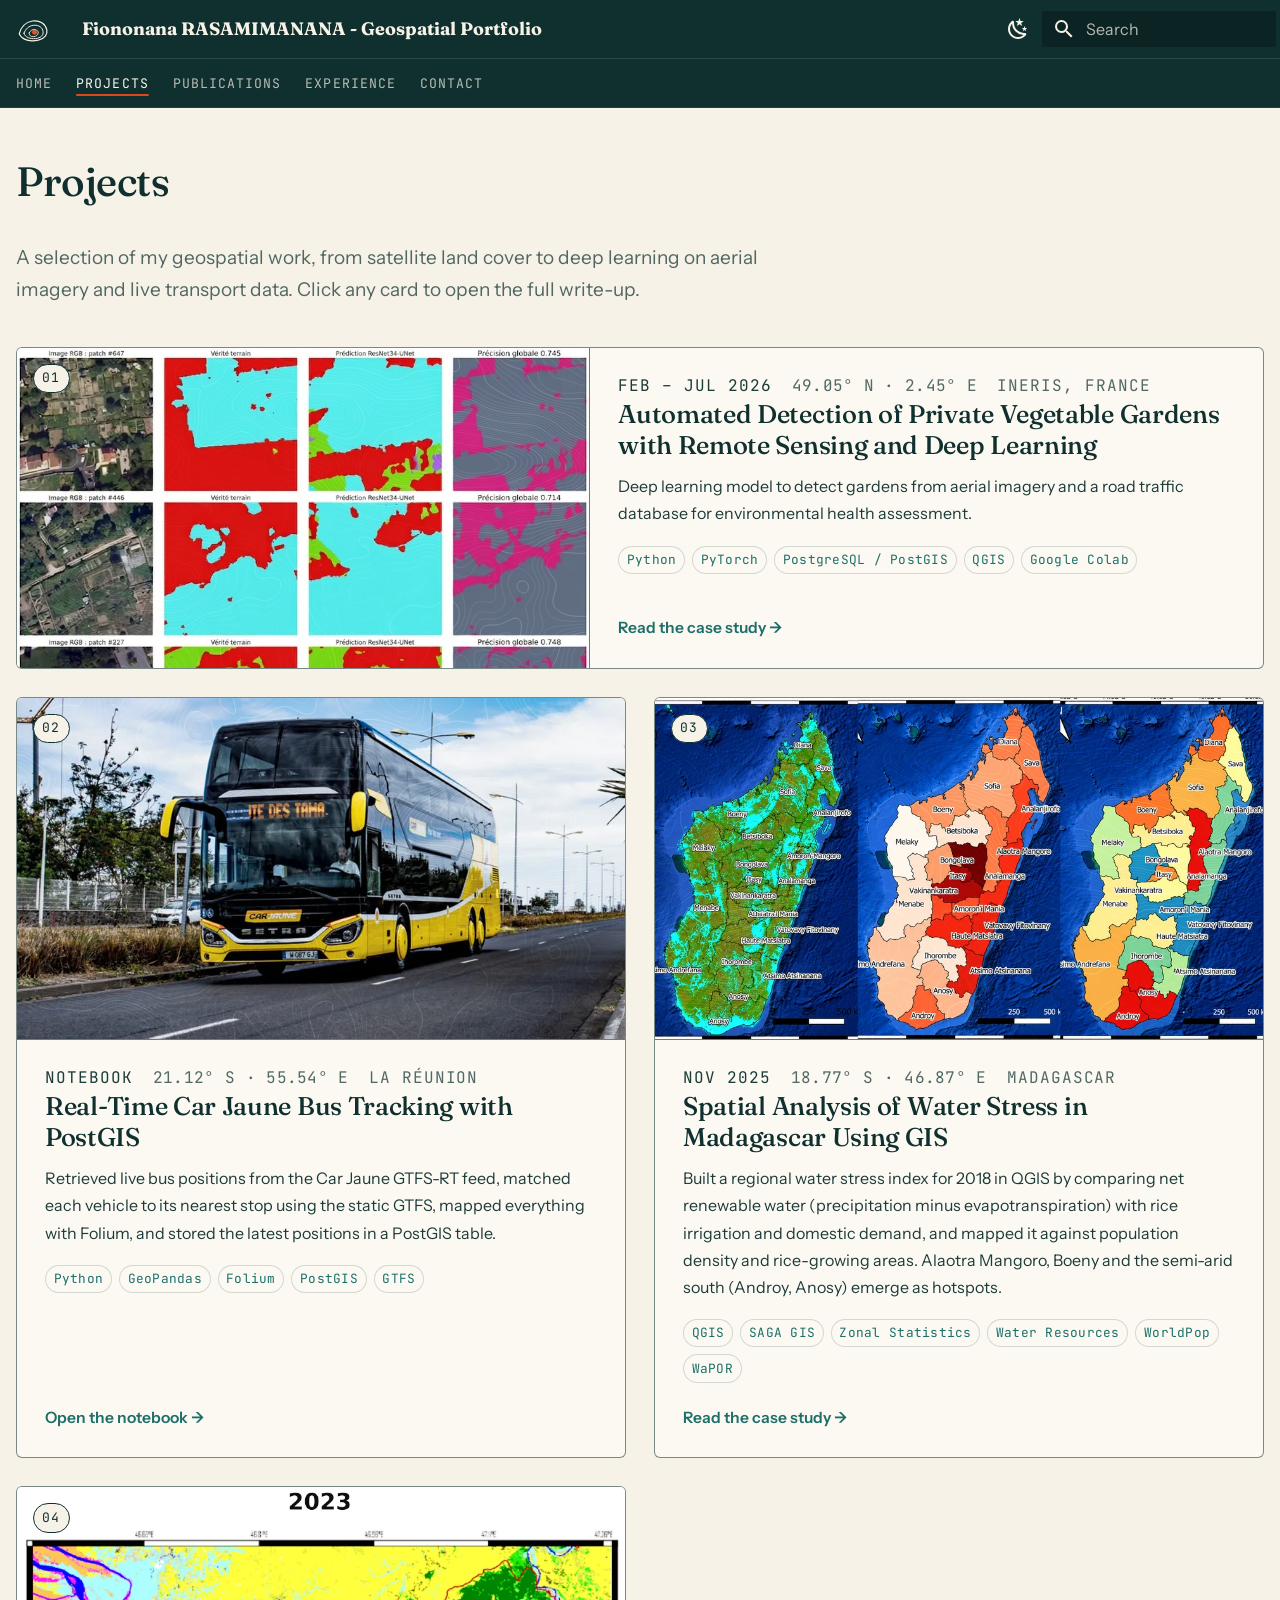
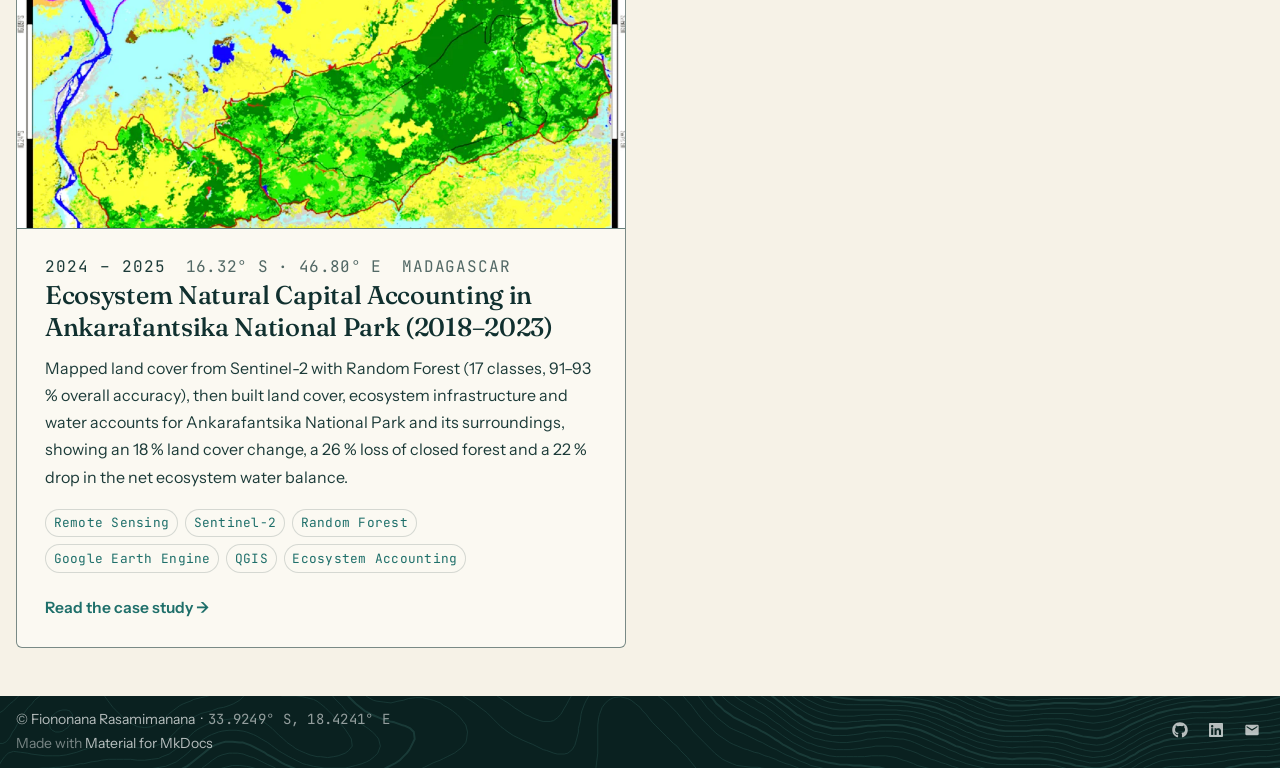
<file: projects/index.html>
<!doctype html>
<html lang="en" class="no-js">
  <head>
    
      <meta charset="utf-8">
      <meta name="viewport" content="width=device-width,initial-scale=1">
      
        <meta name="description" content="Portfolio of Fiononana RASAMIMANANA — GIS, Remote Sensing, and Spatial Data Science">
      
      
        <meta name="author" content="Fiononana RASAMIMANANA">
      
      
        <link rel="canonical" href="https://fy0500.github.io/projects/">
      
      
        <link rel="prev" href="..">
      
      
        <link rel="next" href="sample-project/">
      
      
        
      
      
      <link rel="icon" href="../assets/images/favicon.svg">
      <meta name="generator" content="mkdocs-1.6.1, mkdocs-material-9.8.0">
    
    
      
        <title>All Projects - Fiononana RASAMIMANANA - Geospatial Portfolio</title>
      
    
    
      <link rel="stylesheet" href="../assets/stylesheets/main.57a0d79d.min.css">
      
        
        <link rel="stylesheet" href="../assets/stylesheets/palette.fb2fffe2.min.css">
      
      


    
    
      
    
    
      
    
    
      <link rel="stylesheet" href="https://fonts.googleapis.com/css2?family=Fraunces:ital,opsz,wght@0,9..144,400..700;1,9..144,400..700&family=Instrument+Sans:ital,wght@0,400..700;1,400..700&family=JetBrains+Mono:wght@400;500&family=Caveat:wght@500&display=swap">
    
      <link rel="stylesheet" href="../assets/vendor/leaflet/leaflet.css">
    
      <link rel="stylesheet" href="../assets/css/extra.css">
    
    <script>__md_scope=new URL("..",location),__md_hash=e=>[...e].reduce(((e,_)=>(e<<5)-e+_.charCodeAt(0)),0),__md_get=(e,_=localStorage,t=__md_scope)=>JSON.parse(_.getItem(t.pathname+"."+e)),__md_set=(e,_,t=localStorage,a=__md_scope)=>{try{t.setItem(a.pathname+"."+e,JSON.stringify(_))}catch(e){}}</script>
    
      

    
    
  </head>
  
  
    
    
      
    
    
    
    
    <body dir="ltr" data-md-color-scheme="default" data-md-color-primary="custom" data-md-color-accent="custom">
  
    
    <input class="md-toggle" data-md-toggle="drawer" type="checkbox" id="__drawer" autocomplete="off">
    <input class="md-toggle" data-md-toggle="search" type="checkbox" id="__search" autocomplete="off">
    <label class="md-overlay" for="__drawer"></label>
    <div data-md-component="skip">
      
        
        <a href="#projects" class="md-skip">
          Skip to content
        </a>
      
    </div>
    <div data-md-component="announce">
      
    </div>
    
    
      

<header class="md-header" data-md-component="header">
  <nav class="md-header__inner md-grid" aria-label="Header">
    <a href=".." title="Fiononana RASAMIMANANA - Geospatial Portfolio" class="md-header__button md-logo" aria-label="Fiononana RASAMIMANANA - Geospatial Portfolio" data-md-component="logo">
      
  <img src="../assets/images/logo.svg" alt="logo">

    </a>
    <label class="md-header__button md-icon" for="__drawer">
      
      <svg xmlns="http://www.w3.org/2000/svg" viewBox="0 0 24 24"><path d="M3 6h18v2H3zm0 5h18v2H3zm0 5h18v2H3z"/></svg>
    </label>
    <div class="md-header__title" data-md-component="header-title">
      <div class="md-header__ellipsis">
        <div class="md-header__topic">
          <span class="md-ellipsis">
            Fiononana RASAMIMANANA - Geospatial Portfolio
          </span>
        </div>
        <div class="md-header__topic" data-md-component="header-topic">
          <span class="md-ellipsis">
            
              All Projects
            
          </span>
        </div>
      </div>
    </div>
    
      
        <form class="md-header__option" data-md-component="palette">
  
    
    
    
    <input class="md-option" data-md-color-media="" data-md-color-scheme="default" data-md-color-primary="custom" data-md-color-accent="custom"  aria-label="Switch to dark mode"  type="radio" name="__palette" id="__palette_0">
    
      <label class="md-header__button md-icon" title="Switch to dark mode" for="__palette_1" hidden>
        <svg xmlns="http://www.w3.org/2000/svg" viewBox="0 0 24 24"><path d="m17.75 4.09-2.53 1.94.91 3.06-2.63-1.81-2.63 1.81.91-3.06-2.53-1.94L12.44 4l1.06-3 1.06 3zm3.5 6.91-1.64 1.25.59 1.98-1.7-1.17-1.7 1.17.59-1.98L15.75 11l2.06-.05L18.5 9l.69 1.95zm-2.28 4.95c.83-.08 1.72 1.1 1.19 1.85-.32.45-.66.87-1.08 1.27C15.17 23 8.84 23 4.94 19.07c-3.91-3.9-3.91-10.24 0-14.14.4-.4.82-.76 1.27-1.08.75-.53 1.93.36 1.85 1.19-.27 2.86.69 5.83 2.89 8.02a9.96 9.96 0 0 0 8.02 2.89m-1.64 2.02a12.08 12.08 0 0 1-7.8-3.47c-2.17-2.19-3.33-5-3.49-7.82-2.81 3.14-2.7 7.96.31 10.98 3.02 3.01 7.84 3.12 10.98.31"/></svg>
      </label>
    
  
    
    
    
    <input class="md-option" data-md-color-media="" data-md-color-scheme="slate" data-md-color-primary="custom" data-md-color-accent="custom"  aria-label="Switch to light mode"  type="radio" name="__palette" id="__palette_1">
    
      <label class="md-header__button md-icon" title="Switch to light mode" for="__palette_0" hidden>
        <svg xmlns="http://www.w3.org/2000/svg" viewBox="0 0 24 24"><path d="M12 7a5 5 0 0 1 5 5 5 5 0 0 1-5 5 5 5 0 0 1-5-5 5 5 0 0 1 5-5m0 2a3 3 0 0 0-3 3 3 3 0 0 0 3 3 3 3 0 0 0 3-3 3 3 0 0 0-3-3m0-7 2.39 3.42C13.65 5.15 12.84 5 12 5s-1.65.15-2.39.42zM3.34 7l4.16-.35A7.2 7.2 0 0 0 5.94 8.5c-.44.74-.69 1.5-.83 2.29zm.02 10 1.76-3.77a7.131 7.131 0 0 0 2.38 4.14zM20.65 7l-1.77 3.79a7.02 7.02 0 0 0-2.38-4.15zm-.01 10-4.14.36c.59-.51 1.12-1.14 1.54-1.86.42-.73.69-1.5.83-2.29zM12 22l-2.41-3.44c.74.27 1.55.44 2.41.44.82 0 1.63-.17 2.37-.44z"/></svg>
      </label>
    
  
</form>
      
    
    
      <script>var palette=__md_get("__palette");if(palette&&palette.color){if("(prefers-color-scheme)"===palette.color.media){var media=matchMedia("(prefers-color-scheme: light)"),input=document.querySelector(media.matches?"[data-md-color-media='(prefers-color-scheme: light)']":"[data-md-color-media='(prefers-color-scheme: dark)']");palette.color.media=input.getAttribute("data-md-color-media"),palette.color.scheme=input.getAttribute("data-md-color-scheme"),palette.color.primary=input.getAttribute("data-md-color-primary"),palette.color.accent=input.getAttribute("data-md-color-accent")}for(var[key,value]of Object.entries(palette.color))document.body.setAttribute("data-md-color-"+key,value)}</script>
    
    
    
      
      
        <label class="md-header__button md-icon" for="__search">
          
          <svg xmlns="http://www.w3.org/2000/svg" viewBox="0 0 24 24"><path d="M9.5 3A6.5 6.5 0 0 1 16 9.5c0 1.61-.59 3.09-1.56 4.23l.27.27h.79l5 5-1.5 1.5-5-5v-.79l-.27-.27A6.52 6.52 0 0 1 9.5 16 6.5 6.5 0 0 1 3 9.5 6.5 6.5 0 0 1 9.5 3m0 2C7 5 5 7 5 9.5S7 14 9.5 14 14 12 14 9.5 12 5 9.5 5"/></svg>
        </label>
        <div class="md-search" data-md-component="search" role="dialog">
  <label class="md-search__overlay" for="__search"></label>
  <div class="md-search__inner" role="search">
    <form class="md-search__form" name="search">
      <input type="text" class="md-search__input" name="query" aria-label="Search" placeholder="Search" autocapitalize="off" autocorrect="off" autocomplete="off" spellcheck="false" data-md-component="search-query" required>
      <label class="md-search__icon md-icon" for="__search">
        
        <svg xmlns="http://www.w3.org/2000/svg" viewBox="0 0 24 24"><path d="M9.5 3A6.5 6.5 0 0 1 16 9.5c0 1.61-.59 3.09-1.56 4.23l.27.27h.79l5 5-1.5 1.5-5-5v-.79l-.27-.27A6.52 6.52 0 0 1 9.5 16 6.5 6.5 0 0 1 3 9.5 6.5 6.5 0 0 1 9.5 3m0 2C7 5 5 7 5 9.5S7 14 9.5 14 14 12 14 9.5 12 5 9.5 5"/></svg>
        
        <svg xmlns="http://www.w3.org/2000/svg" viewBox="0 0 24 24"><path d="M20 11v2H8l5.5 5.5-1.42 1.42L4.16 12l7.92-7.92L13.5 5.5 8 11z"/></svg>
      </label>
      <nav class="md-search__options" aria-label="Search">
        
        <button type="reset" class="md-search__icon md-icon" title="Clear" aria-label="Clear" tabindex="-1">
          
          <svg xmlns="http://www.w3.org/2000/svg" viewBox="0 0 24 24"><path d="M19 6.41 17.59 5 12 10.59 6.41 5 5 6.41 10.59 12 5 17.59 6.41 19 12 13.41 17.59 19 19 17.59 13.41 12z"/></svg>
        </button>
      </nav>
      
    </form>
    <div class="md-search__output">
      <div class="md-search__scrollwrap" tabindex="0" data-md-scrollfix>
        <div class="md-search-result" data-md-component="search-result">
          <div class="md-search-result__meta">
            Initializing search
          </div>
          <ol class="md-search-result__list" role="presentation"></ol>
        </div>
      </div>
    </div>
  </div>
</div>
      
    
    
  </nav>
  
</header>
    
    <div class="md-container" data-md-component="container">
      
      
        
          
            
<nav class="md-tabs" aria-label="Tabs" data-md-component="tabs">
  <div class="md-grid">
    <ul class="md-tabs__list">
      
        
  
  
  
  
    <li class="md-tabs__item">
      <a href=".." class="md-tabs__link">
        
  
  
    
  
  Home

      </a>
    </li>
  

      
        
  
  
  
    
  
  
    
    
      <li class="md-tabs__item md-tabs__item--active">
        <a href="./" class="md-tabs__link">
          
  
  
  Projects

        </a>
      </li>
    
  

      
        
  
  
  
  
    <li class="md-tabs__item">
      <a href="../publications/" class="md-tabs__link">
        
  
  
    
  
  Publications

      </a>
    </li>
  

      
        
  
  
  
  
    <li class="md-tabs__item">
      <a href="../experience/" class="md-tabs__link">
        
  
  
    
  
  Experience

      </a>
    </li>
  

      
        
  
  
  
  
    <li class="md-tabs__item">
      <a href="../contact/" class="md-tabs__link">
        
  
  
    
  
  Contact

      </a>
    </li>
  

      
    </ul>
  </div>
</nav>
          
        
      
      <main class="md-main" data-md-component="main">
        <div class="md-main__inner md-grid">
          
            
              
                
              
              <div class="md-sidebar md-sidebar--primary" data-md-component="sidebar" data-md-type="navigation" hidden>
                <div class="md-sidebar__scrollwrap">
                  <div class="md-sidebar__inner">
                    


  


<nav class="md-nav md-nav--primary md-nav--lifted" aria-label="Navigation" data-md-level="0">
  <label class="md-nav__title" for="__drawer">
    <a href=".." title="Fiononana RASAMIMANANA - Geospatial Portfolio" class="md-nav__button md-logo" aria-label="Fiononana RASAMIMANANA - Geospatial Portfolio" data-md-component="logo">
      
  <img src="../assets/images/logo.svg" alt="logo">

    </a>
    Fiononana RASAMIMANANA - Geospatial Portfolio
  </label>
  
  <ul class="md-nav__list" data-md-scrollfix>
    
      
      
  
  
  
  
    <li class="md-nav__item">
      <a href=".." class="md-nav__link">
        
  
  
  <span class="md-ellipsis">
    
  
    Home
  

    
  </span>
  
  

      </a>
    </li>
  

    
      
      
  
  
    
  
  
  
    
    
    
    
      
        
        
      
      
    
    
    <li class="md-nav__item md-nav__item--active md-nav__item--section md-nav__item--nested">
      
        
        
        <input class="md-nav__toggle md-toggle " type="checkbox" id="__nav_2" checked>
        
          
          <label class="md-nav__link" for="__nav_2" id="__nav_2_label" tabindex="">
            
  
  
  <span class="md-ellipsis">
    
  
    Projects
  

    
  </span>
  
  

            <span class="md-nav__icon md-icon"></span>
          </label>
        
        <nav class="md-nav" data-md-level="1" aria-labelledby="__nav_2_label" aria-expanded="true">
          <label class="md-nav__title" for="__nav_2">
            <span class="md-nav__icon md-icon"></span>
            
  
    Projects
  

          </label>
          <ul class="md-nav__list" data-md-scrollfix>
            
              
                
  
  
    
  
  
  
    <li class="md-nav__item md-nav__item--active">
      
      <input class="md-nav__toggle md-toggle" type="checkbox" id="__toc">
      
      
        
      
      
      <a href="./" class="md-nav__link md-nav__link--active">
        
  
  
  <span class="md-ellipsis">
    
  
    All Projects
  

    
  </span>
  
  

      </a>
      
    </li>
  

              
            
              
                
  
  
  
  
    <li class="md-nav__item">
      <a href="sample-project/" class="md-nav__link">
        
  
  
  <span class="md-ellipsis">
    
  
    Garden Detection & Road Traffic
  

    
  </span>
  
  

      </a>
    </li>
  

              
            
              
                
  
  
  
  
    <li class="md-nav__item">
      <a href="water-stress-madagascar/" class="md-nav__link">
        
  
  
  <span class="md-ellipsis">
    
  
    Water Stress in Madagascar (QGIS)
  

    
  </span>
  
  

      </a>
    </li>
  

              
            
              
                
  
  
  
  
    <li class="md-nav__item">
      <a href="ecosystem-accounting-ankarafantsika/" class="md-nav__link">
        
  
  
  <span class="md-ellipsis">
    
  
    Ecosystem Accounting, Ankarafantsika
  

    
  </span>
  
  

      </a>
    </li>
  

              
            
              
                
  
  
  
  
    <li class="md-nav__item">
      <a href="PostGIS_en/" class="md-nav__link">
        
  
  
  <span class="md-ellipsis">
    
  
    Real-Time Car Jaune Bus Tracking with PostGIS
  

    
  </span>
  
  

      </a>
    </li>
  

              
            
          </ul>
        </nav>
      
    </li>
  

    
      
      
  
  
  
  
    <li class="md-nav__item">
      <a href="../publications/" class="md-nav__link">
        
  
  
  <span class="md-ellipsis">
    
  
    Publications
  

    
  </span>
  
  

      </a>
    </li>
  

    
      
      
  
  
  
  
    <li class="md-nav__item">
      <a href="../experience/" class="md-nav__link">
        
  
  
  <span class="md-ellipsis">
    
  
    Experience
  

    
  </span>
  
  

      </a>
    </li>
  

    
      
      
  
  
  
  
    <li class="md-nav__item">
      <a href="../contact/" class="md-nav__link">
        
  
  
  <span class="md-ellipsis">
    
  
    Contact
  

    
  </span>
  
  

      </a>
    </li>
  

    
  </ul>
</nav>
                  </div>
                </div>
              </div>
            
            
              
                
              
              <div class="md-sidebar md-sidebar--secondary" data-md-component="sidebar" data-md-type="toc" hidden>
                <div class="md-sidebar__scrollwrap">
                  <div class="md-sidebar__inner">
                    

<nav class="md-nav md-nav--secondary" aria-label="Table of contents">
  
  
  
    
  
  
</nav>
                  </div>
                </div>
              </div>
            
          
          
            <div class="md-content" data-md-component="content">
              
              <article class="md-content__inner md-typeset">
                
                  
  




<h1 id="projects">Projects</h1>
<p class="proj-intro">A selection of my geospatial work, from satellite land cover to deep learning on aerial imagery and live transport data. Click any card to open the full write-up.</p>

<div class="proj-grid">

<article class="proj proj--feature">
<div class="proj__media"><img src="../assets/images/thumb-gardens.webp" alt="Orthophoto patches next to ground truth, U-Net prediction and error maps" loading="lazy"><span class="proj__no">01</span></div>
<div class="proj__body">
<p class="proj__meta"><span>Feb – Jul 2026</span><span class="coords">49.05° N · 2.45° E</span><span>INERIS, France</span></p>
<h2><a href="sample-project/">Automated Detection of Private Vegetable Gardens with Remote Sensing and Deep Learning</a></h2>
<p>Deep learning model to detect gardens from aerial imagery and a road traffic database for environmental health assessment.</p>
<ul class="tags"><li>Python</li><li>PyTorch</li><li>PostgreSQL / PostGIS</li><li>QGIS</li><li>Google Colab</li></ul>
<span class="proj__cta">Read the case study <span aria-hidden="true">→</span></span>
</div>
</article>

<article class="proj">
<div class="proj__media"><img src="../assets/images/thumb-bus.webp" alt="A Car Jaune intercity bus on a coastal road" loading="lazy"><span class="proj__no">02</span></div>
<div class="proj__body">
<p class="proj__meta"><span>Notebook</span><span class="coords">21.12° S · 55.54° E</span><span>La Réunion</span></p>
<h2><a href="PostGIS_en/">Real-Time Car Jaune Bus Tracking with PostGIS</a></h2>
<p>Retrieved live bus positions from the Car Jaune GTFS-RT feed, matched each vehicle to its nearest stop using the static GTFS, mapped everything with Folium, and stored the latest positions in a PostGIS table.</p>
<ul class="tags"><li>Python</li><li>GeoPandas</li><li>Folium</li><li>PostGIS</li><li>GTFS</li></ul>
<span class="proj__cta">Open the notebook <span aria-hidden="true">→</span></span>
</div>
</article>

<article class="proj">
<div class="proj__media"><img src="../assets/images/thumb-water-stress.webp" alt="Maps of rice-growing areas, population density and water stress index by region in Madagascar" loading="lazy"><span class="proj__no">03</span></div>
<div class="proj__body">
<p class="proj__meta"><span>Nov 2025</span><span class="coords">18.77° S · 46.87° E</span><span>Madagascar</span></p>
<h2><a href="water-stress-madagascar/">Spatial Analysis of Water Stress in Madagascar Using GIS</a></h2>
<p>Built a regional water stress index for 2018 in QGIS by comparing net renewable water (precipitation minus evapotranspiration) with rice irrigation and domestic demand, and mapped it against population density and rice-growing areas. Alaotra Mangoro, Boeny and the semi-arid south (Androy, Anosy) emerge as hotspots.</p>
<ul class="tags"><li>QGIS</li><li>SAGA GIS</li><li>Zonal Statistics</li><li>Water Resources</li><li>WorldPop</li><li>WaPOR</li></ul>
<span class="proj__cta">Read the case study <span aria-hidden="true">→</span></span>
</div>
</article>

<article class="proj">
<div class="proj__media"><img src="../assets/images/thumb-ankarafantsika.webp" alt="Land cover maps of Ankarafantsika National Park in 2018 and 2023" loading="lazy"><span class="proj__no">04</span></div>
<div class="proj__body">
<p class="proj__meta"><span>2024 – 2025</span><span class="coords">16.32° S · 46.80° E</span><span>Madagascar</span></p>
<h2><a href="ecosystem-accounting-ankarafantsika/">Ecosystem Natural Capital Accounting in Ankarafantsika National Park (2018–2023)</a></h2>
<p>Mapped land cover from Sentinel-2 with Random Forest (17 classes, 91–93 % overall accuracy), then built land cover, ecosystem infrastructure and water accounts for Ankarafantsika National Park and its surroundings, showing an 18 % land cover change, a 26 % loss of closed forest and a 22 % drop in the net ecosystem water balance.</p>
<ul class="tags"><li>Remote Sensing</li><li>Sentinel-2</li><li>Random Forest</li><li>Google Earth Engine</li><li>QGIS</li><li>Ecosystem Accounting</li></ul>
<span class="proj__cta">Read the case study <span aria-hidden="true">→</span></span>
</div>
</article>

</div>







  
  




  



                
              </article>
            </div>
          
          
<script>var target=document.getElementById(location.hash.slice(1));target&&target.name&&(target.checked=target.name.startsWith("__tabbed_"))</script>
        </div>
        
          <button type="button" class="md-top md-icon" data-md-component="top" hidden>
  
  <svg xmlns="http://www.w3.org/2000/svg" viewBox="0 0 24 24"><path d="M13 20h-2V8l-5.5 5.5-1.42-1.42L12 4.16l7.92 7.92-1.42 1.42L13 8z"/></svg>
  Back to top
</button>
        
      </main>
      
        <footer class="md-footer">
  
  <div class="md-footer-meta md-typeset">
    <div class="md-footer-meta__inner md-grid">
      <div class="md-copyright">
  
    <div class="md-copyright__highlight">
      &copy; Fiononana Rasamimanana &nbsp;·&nbsp; <span class="coords">33.9249° S, 18.4241° E</span>
    </div>
  
  
    Made with
    <a href="https://squidfunk.github.io/mkdocs-material/" target="_blank" rel="noopener">
      Material for MkDocs
    </a>
  
</div>
      
        
<div class="md-social">
  
    
    
    
    
      
      
    
    <a href="https://github.com/fy0500" target="_blank" rel="noopener" title="github.com" class="md-social__link">
      <svg xmlns="http://www.w3.org/2000/svg" viewBox="0 0 512 512"><!--! Font Awesome Free 7.1.0 by @fontawesome - https://fontawesome.com License - https://fontawesome.com/license/free (Icons: CC BY 4.0, Fonts: SIL OFL 1.1, Code: MIT License) Copyright 2025 Fonticons, Inc.--><path d="M173.9 397.4c0 2-2.3 3.6-5.2 3.6-3.3.3-5.6-1.3-5.6-3.6 0-2 2.3-3.6 5.2-3.6 3-.3 5.6 1.3 5.6 3.6m-31.1-4.5c-.7 2 1.3 4.3 4.3 4.9 2.6 1 5.6 0 6.2-2s-1.3-4.3-4.3-5.2c-2.6-.7-5.5.3-6.2 2.3m44.2-1.7c-2.9.7-4.9 2.6-4.6 4.9.3 2 2.9 3.3 5.9 2.6 2.9-.7 4.9-2.6 4.6-4.6-.3-1.9-3-3.2-5.9-2.9M252.8 8C114.1 8 8 113.3 8 252c0 110.9 69.8 205.8 169.5 239.2 12.8 2.3 17.3-5.6 17.3-12.1 0-6.2-.3-40.4-.3-61.4 0 0-70 15-84.7-29.8 0 0-11.4-29.1-27.8-36.6 0 0-22.9-15.7 1.6-15.4 0 0 24.9 2 38.6 25.8 21.9 38.6 58.6 27.5 72.9 20.9 2.3-16 8.8-27.1 16-33.7-55.9-6.2-112.3-14.3-112.3-110.5 0-27.5 7.6-41.3 23.6-58.9-2.6-6.5-11.1-33.3 2.6-67.9 20.9-6.5 69 27 69 27 20-5.6 41.5-8.5 62.8-8.5s42.8 2.9 62.8 8.5c0 0 48.1-33.6 69-27 13.7 34.7 5.2 61.4 2.6 67.9 16 17.7 25.8 31.5 25.8 58.9 0 96.5-58.9 104.2-114.8 110.5 9.2 7.9 17 22.9 17 46.4 0 33.7-.3 75.4-.3 83.6 0 6.5 4.6 14.4 17.3 12.1C436.2 457.8 504 362.9 504 252 504 113.3 391.5 8 252.8 8M105.2 352.9c-1.3 1-1 3.3.7 5.2 1.6 1.6 3.9 2.3 5.2 1 1.3-1 1-3.3-.7-5.2-1.6-1.6-3.9-2.3-5.2-1m-10.8-8.1c-.7 1.3.3 2.9 2.3 3.9 1.6 1 3.6.7 4.3-.7.7-1.3-.3-2.9-2.3-3.9-2-.6-3.6-.3-4.3.7m32.4 35.6c-1.6 1.3-1 4.3 1.3 6.2 2.3 2.3 5.2 2.6 6.5 1 1.3-1.3.7-4.3-1.3-6.2-2.2-2.3-5.2-2.6-6.5-1m-11.4-14.7c-1.6 1-1.6 3.6 0 5.9s4.3 3.3 5.6 2.3c1.6-1.3 1.6-3.9 0-6.2-1.4-2.3-4-3.3-5.6-2"/></svg>
    </a>
  
    
    
    
    
      
      
    
    <a href="https://linkedin.com/in/fiononana-rasamimanana" target="_blank" rel="noopener" title="linkedin.com" class="md-social__link">
      <svg xmlns="http://www.w3.org/2000/svg" viewBox="0 0 448 512"><!--! Font Awesome Free 7.1.0 by @fontawesome - https://fontawesome.com License - https://fontawesome.com/license/free (Icons: CC BY 4.0, Fonts: SIL OFL 1.1, Code: MIT License) Copyright 2025 Fonticons, Inc.--><path d="M416 32H31.9C14.3 32 0 46.5 0 64.3v383.4C0 465.5 14.3 480 31.9 480H416c17.6 0 32-14.5 32-32.3V64.3c0-17.8-14.4-32.3-32-32.3M135.4 416H69V202.2h66.5V416zM102.2 96a38.5 38.5 0 1 1 0 77 38.5 38.5 0 1 1 0-77m282.1 320h-66.4V312c0-24.8-.5-56.7-34.5-56.7-34.6 0-39.9 27-39.9 54.9V416h-66.4V202.2h63.7v29.2h.9c8.9-16.8 30.6-34.5 62.9-34.5 67.2 0 79.7 44.3 79.7 101.9z"/></svg>
    </a>
  
    
    
    
    
    <a href="mailto:rasamimanana.finona@gmail.com" target="_blank" rel="noopener" title="" class="md-social__link">
      <svg xmlns="http://www.w3.org/2000/svg" viewBox="0 0 24 24"><path d="m20 8-8 5-8-5V6l8 5 8-5m0-2H4c-1.11 0-2 .89-2 2v12a2 2 0 0 0 2 2h16a2 2 0 0 0 2-2V6a2 2 0 0 0-2-2"/></svg>
    </a>
  
</div>
      
    </div>
  </div>
</footer>
      
    </div>
    <div class="md-dialog" data-md-component="dialog">
      <div class="md-dialog__inner md-typeset"></div>
    </div>
    
    
    
      
      
      <script id="__config" type="application/json">{"annotate": null, "base": "..", "features": ["navigation.tabs", "navigation.top", "content.code.copy"], "search": "../assets/javascripts/workers/search.a7633da7.min.js", "tags": null, "translations": {"clipboard.copied": "Copied to clipboard", "clipboard.copy": "Copy to clipboard", "search.result.more.one": "1 more on this page", "search.result.more.other": "# more on this page", "search.result.none": "No matching documents", "search.result.one": "1 matching document", "search.result.other": "# matching documents", "search.result.placeholder": "Type to start searching", "search.result.term.missing": "Missing", "select.version": "Select version"}, "version": null}</script>
    
    
      <script src="../assets/javascripts/bundle.c21346df.min.js"></script>
      
        <script src="../assets/vendor/leaflet/leaflet.js"></script>
      
        <script src="../assets/js/app.js"></script>
      
    
  <script data-mkdocs-jupyter-mathjax="{&quot;url&quot;: &quot;https://cdn.jsdelivr.net/npm/mathjax@4.1.3/tex-mml-chtml.js&quot;, &quot;version&quot;: 4}">
/* Shared by full pages and Material's instant navigation. */
(() => {
  const config = JSON.parse(document.currentScript.dataset.mkdocsJupyterMathjax);
  if (window.mkdocsJupyterMathJax) return;

  let loading;
  let queue = Promise.resolve();
  let previous = [];

  const ready = async () => {
    if (!loading) {
      loading = (async () => {
        let math = window.MathJax;
        if (!math?.typesetPromise) {
          const url = new URL(config.url, document.baseURI).href;
          const existing = Array.from(document.scripts).find(script =>
            script.src && (script.src === url || script.id === 'MathJax-script' ||
              (/mathjax/i.test(script.src) &&
               /\/(?:MathJax|latest|(?:tex|mml)(?:-mml)?-(?:chtml|svg))\.js(?:[?#]|$)/i.test(script.src))));
          if (existing) {
            if (!math?.startup?.promise) {
              await new Promise((resolve, reject) => {
                existing.addEventListener('load', resolve, { once: true });
                existing.addEventListener('error', reject, { once: true });
              });
            }
          } else {
            // Keep site macros, delimiters and startup hooks when supplied.
            const options = math || {};
            window.MathJax = {
              ...options,
              loader: {
                ...options.loader,
                load: Array.from(new Set(['ui/safe', ...(options.loader?.load || [])]))
              },
              startup: { typeset: false, ...options.startup },
              tex: {
                tags: 'ams',
                useLabelIds: true,
                inlineMath: [['$', '$'], ['\\(', '\\)']],
                displayMath: [['$$', '$$'], ['\\[', '\\]']],
                processEscapes: true,
                processEnvironments: true,
                ...options.tex
              }
            };
            await new Promise((resolve, reject) => {
              const script = document.createElement('script');
              script.src = config.url;
              script.id = 'MathJax-script';
              script.async = true;
              script.onload = resolve;
              script.onerror = reject;
              document.head.appendChild(script);
            });
          }
        }
        math = window.MathJax;
        await math.startup.promise;
        return math;
      })();
    }
    const math = await loading;
    // A site owner can extend the v3 queue again on each navigation.
    await math.startup.promise;
    return math;
  };

  const unrendered = node => {
    if (node.matches('mjx-container')) return [];
    if (!node.querySelector('mjx-container')) return [node];
    // In v3, scanning generated assistive MathML again produces nested output.
    return Array.from(node.children).flatMap(unrendered);
  };

  const refresh = () => {
    // A separate chain also serializes v3, without changing v4's startup promise.
    queue = queue.then(async () => {
      const notebooks = Array.from(document.querySelectorAll('.jupyter-wrapper'));
      if (!notebooks.length && !previous.length) return;
      if (notebooks.length === previous.length &&
          notebooks.every((node, index) => node === previous[index])) return;
      const math = await ready();
      if (previous.length) {
        math.typesetClear(previous);
        math.texReset();
      }
      previous = notebooks.filter(node => node.isConnected);
      const pending = previous.flatMap(unrendered);
      if (pending.length) await math.typesetPromise(pending);
    }).catch(error => console.error('mkdocs-jupyter: MathJax rendering failed', error));
    return queue;
  };

  window.mkdocsJupyterMathJax = { refresh };
  const start = () => {
    if (typeof document$ !== 'undefined') document$.subscribe(refresh);
    else refresh();
  };
  // Theme bundles and user-provided MathJax scripts can follow notebook content.
  if (document.readyState === 'loading') {
    document.addEventListener('DOMContentLoaded', start, { once: true });
  } else start();
})();

</script>
</body>
</html>
</file>
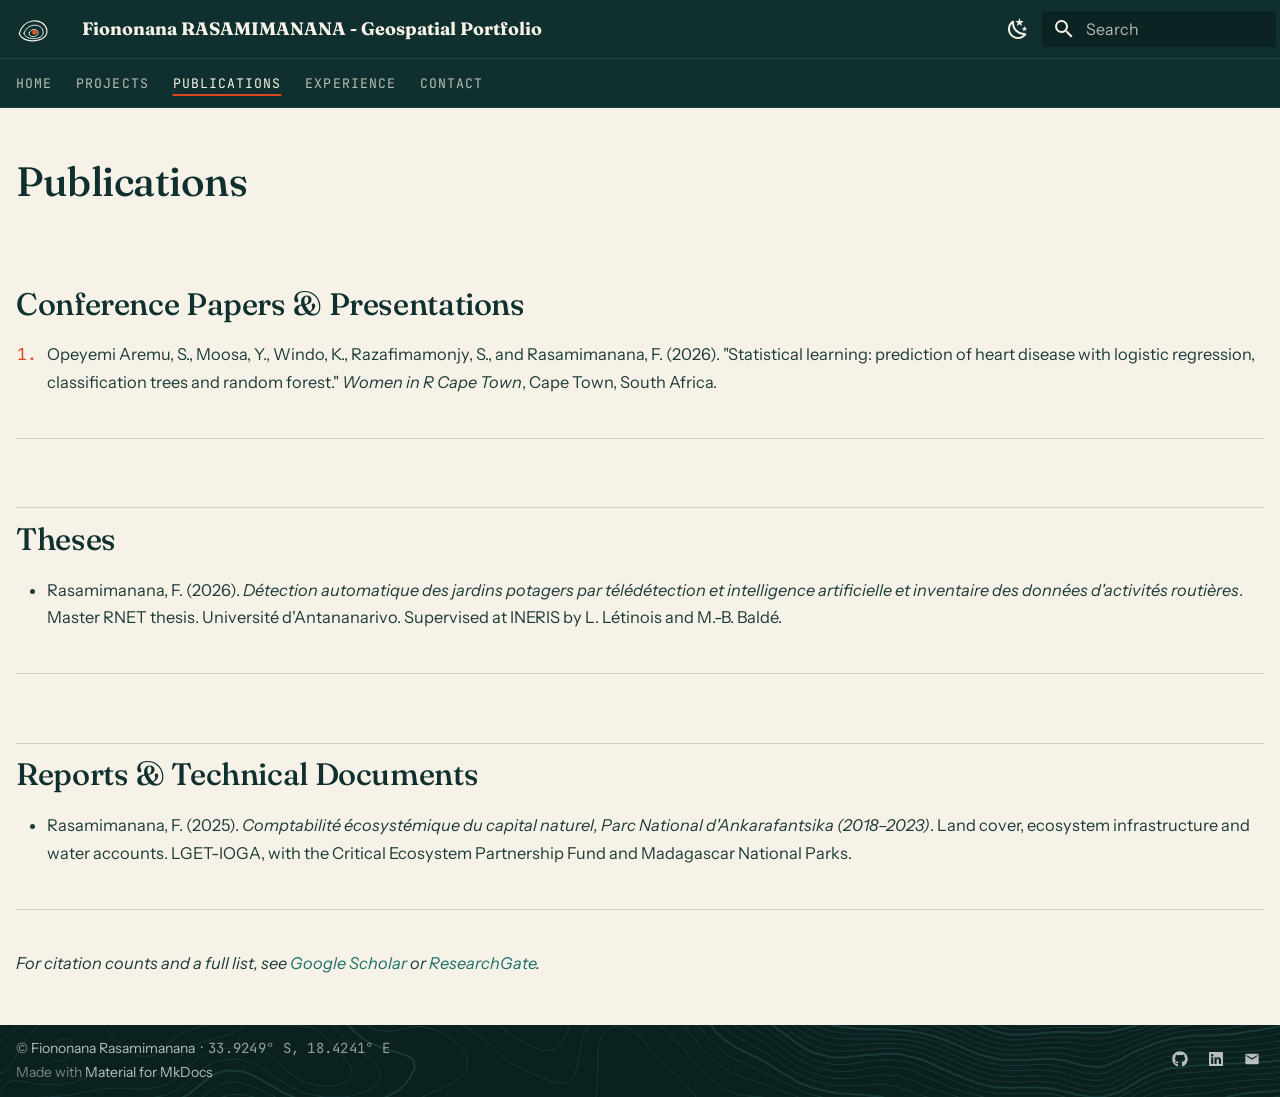
<file: publications/index.html>
<!doctype html>
<html lang="en" class="no-js">
  <head>
    
      <meta charset="utf-8">
      <meta name="viewport" content="width=device-width,initial-scale=1">
      
        <meta name="description" content="Portfolio of Fiononana RASAMIMANANA — GIS, Remote Sensing, and Spatial Data Science">
      
      
        <meta name="author" content="Fiononana RASAMIMANANA">
      
      
        <link rel="canonical" href="https://fy0500.github.io/publications/">
      
      
        <link rel="prev" href="../projects/PostGIS_en/">
      
      
        <link rel="next" href="../experience/">
      
      
        
      
      
      <link rel="icon" href="../assets/images/favicon.svg">
      <meta name="generator" content="mkdocs-1.6.1, mkdocs-material-9.8.0">
    
    
      
        <title>Publications - Fiononana RASAMIMANANA - Geospatial Portfolio</title>
      
    
    
      <link rel="stylesheet" href="../assets/stylesheets/main.57a0d79d.min.css">
      
        
        <link rel="stylesheet" href="../assets/stylesheets/palette.fb2fffe2.min.css">
      
      


    
    
      
    
    
      
    
    
      <link rel="stylesheet" href="https://fonts.googleapis.com/css2?family=Fraunces:ital,opsz,wght@0,9..144,400..700;1,9..144,400..700&family=Instrument+Sans:ital,wght@0,400..700;1,400..700&family=JetBrains+Mono:wght@400;500&family=Caveat:wght@500&display=swap">
    
      <link rel="stylesheet" href="../assets/vendor/leaflet/leaflet.css">
    
      <link rel="stylesheet" href="../assets/css/extra.css">
    
    <script>__md_scope=new URL("..",location),__md_hash=e=>[...e].reduce(((e,_)=>(e<<5)-e+_.charCodeAt(0)),0),__md_get=(e,_=localStorage,t=__md_scope)=>JSON.parse(_.getItem(t.pathname+"."+e)),__md_set=(e,_,t=localStorage,a=__md_scope)=>{try{t.setItem(a.pathname+"."+e,JSON.stringify(_))}catch(e){}}</script>
    
      

    
    
  </head>
  
  
    
    
      
    
    
    
    
    <body dir="ltr" data-md-color-scheme="default" data-md-color-primary="custom" data-md-color-accent="custom">
  
    
    <input class="md-toggle" data-md-toggle="drawer" type="checkbox" id="__drawer" autocomplete="off">
    <input class="md-toggle" data-md-toggle="search" type="checkbox" id="__search" autocomplete="off">
    <label class="md-overlay" for="__drawer"></label>
    <div data-md-component="skip">
      
        
        <a href="#conference-papers-presentations" class="md-skip">
          Skip to content
        </a>
      
    </div>
    <div data-md-component="announce">
      
    </div>
    
    
      

<header class="md-header" data-md-component="header">
  <nav class="md-header__inner md-grid" aria-label="Header">
    <a href=".." title="Fiononana RASAMIMANANA - Geospatial Portfolio" class="md-header__button md-logo" aria-label="Fiononana RASAMIMANANA - Geospatial Portfolio" data-md-component="logo">
      
  <img src="../assets/images/logo.svg" alt="logo">

    </a>
    <label class="md-header__button md-icon" for="__drawer">
      
      <svg xmlns="http://www.w3.org/2000/svg" viewBox="0 0 24 24"><path d="M3 6h18v2H3zm0 5h18v2H3zm0 5h18v2H3z"/></svg>
    </label>
    <div class="md-header__title" data-md-component="header-title">
      <div class="md-header__ellipsis">
        <div class="md-header__topic">
          <span class="md-ellipsis">
            Fiononana RASAMIMANANA - Geospatial Portfolio
          </span>
        </div>
        <div class="md-header__topic" data-md-component="header-topic">
          <span class="md-ellipsis">
            
              Publications
            
          </span>
        </div>
      </div>
    </div>
    
      
        <form class="md-header__option" data-md-component="palette">
  
    
    
    
    <input class="md-option" data-md-color-media="" data-md-color-scheme="default" data-md-color-primary="custom" data-md-color-accent="custom"  aria-label="Switch to dark mode"  type="radio" name="__palette" id="__palette_0">
    
      <label class="md-header__button md-icon" title="Switch to dark mode" for="__palette_1" hidden>
        <svg xmlns="http://www.w3.org/2000/svg" viewBox="0 0 24 24"><path d="m17.75 4.09-2.53 1.94.91 3.06-2.63-1.81-2.63 1.81.91-3.06-2.53-1.94L12.44 4l1.06-3 1.06 3zm3.5 6.91-1.64 1.25.59 1.98-1.7-1.17-1.7 1.17.59-1.98L15.75 11l2.06-.05L18.5 9l.69 1.95zm-2.28 4.95c.83-.08 1.72 1.1 1.19 1.85-.32.45-.66.87-1.08 1.27C15.17 23 8.84 23 4.94 19.07c-3.91-3.9-3.91-10.24 0-14.14.4-.4.82-.76 1.27-1.08.75-.53 1.93.36 1.85 1.19-.27 2.86.69 5.83 2.89 8.02a9.96 9.96 0 0 0 8.02 2.89m-1.64 2.02a12.08 12.08 0 0 1-7.8-3.47c-2.17-2.19-3.33-5-3.49-7.82-2.81 3.14-2.7 7.96.31 10.98 3.02 3.01 7.84 3.12 10.98.31"/></svg>
      </label>
    
  
    
    
    
    <input class="md-option" data-md-color-media="" data-md-color-scheme="slate" data-md-color-primary="custom" data-md-color-accent="custom"  aria-label="Switch to light mode"  type="radio" name="__palette" id="__palette_1">
    
      <label class="md-header__button md-icon" title="Switch to light mode" for="__palette_0" hidden>
        <svg xmlns="http://www.w3.org/2000/svg" viewBox="0 0 24 24"><path d="M12 7a5 5 0 0 1 5 5 5 5 0 0 1-5 5 5 5 0 0 1-5-5 5 5 0 0 1 5-5m0 2a3 3 0 0 0-3 3 3 3 0 0 0 3 3 3 3 0 0 0 3-3 3 3 0 0 0-3-3m0-7 2.39 3.42C13.65 5.15 12.84 5 12 5s-1.65.15-2.39.42zM3.34 7l4.16-.35A7.2 7.2 0 0 0 5.94 8.5c-.44.74-.69 1.5-.83 2.29zm.02 10 1.76-3.77a7.131 7.131 0 0 0 2.38 4.14zM20.65 7l-1.77 3.79a7.02 7.02 0 0 0-2.38-4.15zm-.01 10-4.14.36c.59-.51 1.12-1.14 1.54-1.86.42-.73.69-1.5.83-2.29zM12 22l-2.41-3.44c.74.27 1.55.44 2.41.44.82 0 1.63-.17 2.37-.44z"/></svg>
      </label>
    
  
</form>
      
    
    
      <script>var palette=__md_get("__palette");if(palette&&palette.color){if("(prefers-color-scheme)"===palette.color.media){var media=matchMedia("(prefers-color-scheme: light)"),input=document.querySelector(media.matches?"[data-md-color-media='(prefers-color-scheme: light)']":"[data-md-color-media='(prefers-color-scheme: dark)']");palette.color.media=input.getAttribute("data-md-color-media"),palette.color.scheme=input.getAttribute("data-md-color-scheme"),palette.color.primary=input.getAttribute("data-md-color-primary"),palette.color.accent=input.getAttribute("data-md-color-accent")}for(var[key,value]of Object.entries(palette.color))document.body.setAttribute("data-md-color-"+key,value)}</script>
    
    
    
      
      
        <label class="md-header__button md-icon" for="__search">
          
          <svg xmlns="http://www.w3.org/2000/svg" viewBox="0 0 24 24"><path d="M9.5 3A6.5 6.5 0 0 1 16 9.5c0 1.61-.59 3.09-1.56 4.23l.27.27h.79l5 5-1.5 1.5-5-5v-.79l-.27-.27A6.52 6.52 0 0 1 9.5 16 6.5 6.5 0 0 1 3 9.5 6.5 6.5 0 0 1 9.5 3m0 2C7 5 5 7 5 9.5S7 14 9.5 14 14 12 14 9.5 12 5 9.5 5"/></svg>
        </label>
        <div class="md-search" data-md-component="search" role="dialog">
  <label class="md-search__overlay" for="__search"></label>
  <div class="md-search__inner" role="search">
    <form class="md-search__form" name="search">
      <input type="text" class="md-search__input" name="query" aria-label="Search" placeholder="Search" autocapitalize="off" autocorrect="off" autocomplete="off" spellcheck="false" data-md-component="search-query" required>
      <label class="md-search__icon md-icon" for="__search">
        
        <svg xmlns="http://www.w3.org/2000/svg" viewBox="0 0 24 24"><path d="M9.5 3A6.5 6.5 0 0 1 16 9.5c0 1.61-.59 3.09-1.56 4.23l.27.27h.79l5 5-1.5 1.5-5-5v-.79l-.27-.27A6.52 6.52 0 0 1 9.5 16 6.5 6.5 0 0 1 3 9.5 6.5 6.5 0 0 1 9.5 3m0 2C7 5 5 7 5 9.5S7 14 9.5 14 14 12 14 9.5 12 5 9.5 5"/></svg>
        
        <svg xmlns="http://www.w3.org/2000/svg" viewBox="0 0 24 24"><path d="M20 11v2H8l5.5 5.5-1.42 1.42L4.16 12l7.92-7.92L13.5 5.5 8 11z"/></svg>
      </label>
      <nav class="md-search__options" aria-label="Search">
        
        <button type="reset" class="md-search__icon md-icon" title="Clear" aria-label="Clear" tabindex="-1">
          
          <svg xmlns="http://www.w3.org/2000/svg" viewBox="0 0 24 24"><path d="M19 6.41 17.59 5 12 10.59 6.41 5 5 6.41 10.59 12 5 17.59 6.41 19 12 13.41 17.59 19 19 17.59 13.41 12z"/></svg>
        </button>
      </nav>
      
    </form>
    <div class="md-search__output">
      <div class="md-search__scrollwrap" tabindex="0" data-md-scrollfix>
        <div class="md-search-result" data-md-component="search-result">
          <div class="md-search-result__meta">
            Initializing search
          </div>
          <ol class="md-search-result__list" role="presentation"></ol>
        </div>
      </div>
    </div>
  </div>
</div>
      
    
    
  </nav>
  
</header>
    
    <div class="md-container" data-md-component="container">
      
      
        
          
            
<nav class="md-tabs" aria-label="Tabs" data-md-component="tabs">
  <div class="md-grid">
    <ul class="md-tabs__list">
      
        
  
  
  
  
    <li class="md-tabs__item">
      <a href=".." class="md-tabs__link">
        
  
  
    
  
  Home

      </a>
    </li>
  

      
        
  
  
  
  
    
    
      <li class="md-tabs__item">
        <a href="../projects/" class="md-tabs__link">
          
  
  
  Projects

        </a>
      </li>
    
  

      
        
  
  
  
    
  
  
    <li class="md-tabs__item md-tabs__item--active">
      <a href="./" class="md-tabs__link">
        
  
  
    
  
  Publications

      </a>
    </li>
  

      
        
  
  
  
  
    <li class="md-tabs__item">
      <a href="../experience/" class="md-tabs__link">
        
  
  
    
  
  Experience

      </a>
    </li>
  

      
        
  
  
  
  
    <li class="md-tabs__item">
      <a href="../contact/" class="md-tabs__link">
        
  
  
    
  
  Contact

      </a>
    </li>
  

      
    </ul>
  </div>
</nav>
          
        
      
      <main class="md-main" data-md-component="main">
        <div class="md-main__inner md-grid">
          
            
              
                
              
              <div class="md-sidebar md-sidebar--primary" data-md-component="sidebar" data-md-type="navigation" hidden>
                <div class="md-sidebar__scrollwrap">
                  <div class="md-sidebar__inner">
                    


  


<nav class="md-nav md-nav--primary md-nav--lifted" aria-label="Navigation" data-md-level="0">
  <label class="md-nav__title" for="__drawer">
    <a href=".." title="Fiononana RASAMIMANANA - Geospatial Portfolio" class="md-nav__button md-logo" aria-label="Fiononana RASAMIMANANA - Geospatial Portfolio" data-md-component="logo">
      
  <img src="../assets/images/logo.svg" alt="logo">

    </a>
    Fiononana RASAMIMANANA - Geospatial Portfolio
  </label>
  
  <ul class="md-nav__list" data-md-scrollfix>
    
      
      
  
  
  
  
    <li class="md-nav__item">
      <a href=".." class="md-nav__link">
        
  
  
  <span class="md-ellipsis">
    
  
    Home
  

    
  </span>
  
  

      </a>
    </li>
  

    
      
      
  
  
  
  
    
    
    
    
      
      
    
    
    <li class="md-nav__item md-nav__item--nested">
      
        
        
        <input class="md-nav__toggle md-toggle " type="checkbox" id="__nav_2" >
        
          
          <label class="md-nav__link" for="__nav_2" id="__nav_2_label" tabindex="0">
            
  
  
  <span class="md-ellipsis">
    
  
    Projects
  

    
  </span>
  
  

            <span class="md-nav__icon md-icon"></span>
          </label>
        
        <nav class="md-nav" data-md-level="1" aria-labelledby="__nav_2_label" aria-expanded="false">
          <label class="md-nav__title" for="__nav_2">
            <span class="md-nav__icon md-icon"></span>
            
  
    Projects
  

          </label>
          <ul class="md-nav__list" data-md-scrollfix>
            
              
                
  
  
  
  
    <li class="md-nav__item">
      <a href="../projects/" class="md-nav__link">
        
  
  
  <span class="md-ellipsis">
    
  
    All Projects
  

    
  </span>
  
  

      </a>
    </li>
  

              
            
              
                
  
  
  
  
    <li class="md-nav__item">
      <a href="../projects/sample-project/" class="md-nav__link">
        
  
  
  <span class="md-ellipsis">
    
  
    Garden Detection & Road Traffic
  

    
  </span>
  
  

      </a>
    </li>
  

              
            
              
                
  
  
  
  
    <li class="md-nav__item">
      <a href="../projects/water-stress-madagascar/" class="md-nav__link">
        
  
  
  <span class="md-ellipsis">
    
  
    Water Stress in Madagascar (QGIS)
  

    
  </span>
  
  

      </a>
    </li>
  

              
            
              
                
  
  
  
  
    <li class="md-nav__item">
      <a href="../projects/ecosystem-accounting-ankarafantsika/" class="md-nav__link">
        
  
  
  <span class="md-ellipsis">
    
  
    Ecosystem Accounting, Ankarafantsika
  

    
  </span>
  
  

      </a>
    </li>
  

              
            
              
                
  
  
  
  
    <li class="md-nav__item">
      <a href="../projects/PostGIS_en/" class="md-nav__link">
        
  
  
  <span class="md-ellipsis">
    
  
    Real-Time Car Jaune Bus Tracking with PostGIS
  

    
  </span>
  
  

      </a>
    </li>
  

              
            
          </ul>
        </nav>
      
    </li>
  

    
      
      
  
  
    
  
  
  
    <li class="md-nav__item md-nav__item--active">
      
      <input class="md-nav__toggle md-toggle" type="checkbox" id="__toc">
      
      
      
        <label class="md-nav__link md-nav__link--active" for="__toc">
          
  
  
  <span class="md-ellipsis">
    
  
    Publications
  

    
  </span>
  
  

          <span class="md-nav__icon md-icon"></span>
        </label>
      
      <a href="./" class="md-nav__link md-nav__link--active">
        
  
  
  <span class="md-ellipsis">
    
  
    Publications
  

    
  </span>
  
  

      </a>
      
        

<nav class="md-nav md-nav--secondary" aria-label="Table of contents">
  
  
  
  
    <label class="md-nav__title" for="__toc">
      <span class="md-nav__icon md-icon"></span>
      Table of contents
    </label>
    <ul class="md-nav__list" data-md-component="toc" data-md-scrollfix>
      
        <li class="md-nav__item">
  <a href="#conference-papers-presentations" class="md-nav__link">
    <span class="md-ellipsis">
      
        Conference Papers &amp; Presentations
      
    </span>
  </a>
  
</li>
      
        <li class="md-nav__item">
  <a href="#theses" class="md-nav__link">
    <span class="md-ellipsis">
      
        Theses
      
    </span>
  </a>
  
</li>
      
        <li class="md-nav__item">
  <a href="#reports-technical-documents" class="md-nav__link">
    <span class="md-ellipsis">
      
        Reports &amp; Technical Documents
      
    </span>
  </a>
  
</li>
      
    </ul>
  
</nav>
      
    </li>
  

    
      
      
  
  
  
  
    <li class="md-nav__item">
      <a href="../experience/" class="md-nav__link">
        
  
  
  <span class="md-ellipsis">
    
  
    Experience
  

    
  </span>
  
  

      </a>
    </li>
  

    
      
      
  
  
  
  
    <li class="md-nav__item">
      <a href="../contact/" class="md-nav__link">
        
  
  
  <span class="md-ellipsis">
    
  
    Contact
  

    
  </span>
  
  

      </a>
    </li>
  

    
  </ul>
</nav>
                  </div>
                </div>
              </div>
            
            
              
                
              
              <div class="md-sidebar md-sidebar--secondary" data-md-component="sidebar" data-md-type="toc" hidden>
                <div class="md-sidebar__scrollwrap">
                  <div class="md-sidebar__inner">
                    

<nav class="md-nav md-nav--secondary" aria-label="Table of contents">
  
  
  
  
    <label class="md-nav__title" for="__toc">
      <span class="md-nav__icon md-icon"></span>
      Table of contents
    </label>
    <ul class="md-nav__list" data-md-component="toc" data-md-scrollfix>
      
        <li class="md-nav__item">
  <a href="#conference-papers-presentations" class="md-nav__link">
    <span class="md-ellipsis">
      
        Conference Papers &amp; Presentations
      
    </span>
  </a>
  
</li>
      
        <li class="md-nav__item">
  <a href="#theses" class="md-nav__link">
    <span class="md-ellipsis">
      
        Theses
      
    </span>
  </a>
  
</li>
      
        <li class="md-nav__item">
  <a href="#reports-technical-documents" class="md-nav__link">
    <span class="md-ellipsis">
      
        Reports &amp; Technical Documents
      
    </span>
  </a>
  
</li>
      
    </ul>
  
</nav>
                  </div>
                </div>
              </div>
            
          
          
            <div class="md-content" data-md-component="content">
              
              <article class="md-content__inner md-typeset">
                
                  
  




  <h1>Publications</h1>

<h2 id="conference-papers-presentations">Conference Papers &amp; Presentations</h2>
<ol>
<li>Opeyemi Aremu, S., Moosa, Y., Windo, K., Razafimamonjy, S., and Rasamimanana, F. (2026). "Statistical learning: prediction of heart disease with logistic regression, classification trees and random forest." <em>Women in R Cape Town</em>, Cape Town, South Africa.</li>
</ol>
<hr />
<h2 id="theses">Theses</h2>
<ul>
<li>Rasamimanana, F. (2026). <em>Détection automatique des jardins potagers par télédétection et intelligence artificielle et inventaire des données d'activités routières</em>. Master RNET thesis. Université d'Antananarivo. Supervised at INERIS by L. Létinois and M.-B. Baldé.</li>
</ul>
<hr />
<h2 id="reports-technical-documents">Reports &amp; Technical Documents</h2>
<ul>
<li>Rasamimanana, F. (2025). <em>Comptabilité écosystémique du capital naturel, Parc National d'Ankarafantsika (2018–2023)</em>. Land cover, ecosystem infrastructure and water accounts. LGET-IOGA, with the Critical Ecosystem Partnership Fund and Madagascar National Parks.</li>
</ul>
<hr />
<p><em>For citation counts and a full list, see <a href="https://scholar.google.com">Google Scholar</a> or <a href="https://www.researchgate.net">ResearchGate</a>.</em></p>







  
  




  



                
              </article>
            </div>
          
          
<script>var target=document.getElementById(location.hash.slice(1));target&&target.name&&(target.checked=target.name.startsWith("__tabbed_"))</script>
        </div>
        
          <button type="button" class="md-top md-icon" data-md-component="top" hidden>
  
  <svg xmlns="http://www.w3.org/2000/svg" viewBox="0 0 24 24"><path d="M13 20h-2V8l-5.5 5.5-1.42-1.42L12 4.16l7.92 7.92-1.42 1.42L13 8z"/></svg>
  Back to top
</button>
        
      </main>
      
        <footer class="md-footer">
  
  <div class="md-footer-meta md-typeset">
    <div class="md-footer-meta__inner md-grid">
      <div class="md-copyright">
  
    <div class="md-copyright__highlight">
      &copy; Fiononana Rasamimanana &nbsp;·&nbsp; <span class="coords">33.9249° S, 18.4241° E</span>
    </div>
  
  
    Made with
    <a href="https://squidfunk.github.io/mkdocs-material/" target="_blank" rel="noopener">
      Material for MkDocs
    </a>
  
</div>
      
        
<div class="md-social">
  
    
    
    
    
      
      
    
    <a href="https://github.com/fy0500" target="_blank" rel="noopener" title="github.com" class="md-social__link">
      <svg xmlns="http://www.w3.org/2000/svg" viewBox="0 0 512 512"><!--! Font Awesome Free 7.1.0 by @fontawesome - https://fontawesome.com License - https://fontawesome.com/license/free (Icons: CC BY 4.0, Fonts: SIL OFL 1.1, Code: MIT License) Copyright 2025 Fonticons, Inc.--><path d="M173.9 397.4c0 2-2.3 3.6-5.2 3.6-3.3.3-5.6-1.3-5.6-3.6 0-2 2.3-3.6 5.2-3.6 3-.3 5.6 1.3 5.6 3.6m-31.1-4.5c-.7 2 1.3 4.3 4.3 4.9 2.6 1 5.6 0 6.2-2s-1.3-4.3-4.3-5.2c-2.6-.7-5.5.3-6.2 2.3m44.2-1.7c-2.9.7-4.9 2.6-4.6 4.9.3 2 2.9 3.3 5.9 2.6 2.9-.7 4.9-2.6 4.6-4.6-.3-1.9-3-3.2-5.9-2.9M252.8 8C114.1 8 8 113.3 8 252c0 110.9 69.8 205.8 169.5 239.2 12.8 2.3 17.3-5.6 17.3-12.1 0-6.2-.3-40.4-.3-61.4 0 0-70 15-84.7-29.8 0 0-11.4-29.1-27.8-36.6 0 0-22.9-15.7 1.6-15.4 0 0 24.9 2 38.6 25.8 21.9 38.6 58.6 27.5 72.9 20.9 2.3-16 8.8-27.1 16-33.7-55.9-6.2-112.3-14.3-112.3-110.5 0-27.5 7.6-41.3 23.6-58.9-2.6-6.5-11.1-33.3 2.6-67.9 20.9-6.5 69 27 69 27 20-5.6 41.5-8.5 62.8-8.5s42.8 2.9 62.8 8.5c0 0 48.1-33.6 69-27 13.7 34.7 5.2 61.4 2.6 67.9 16 17.7 25.8 31.5 25.8 58.9 0 96.5-58.9 104.2-114.8 110.5 9.2 7.9 17 22.9 17 46.4 0 33.7-.3 75.4-.3 83.6 0 6.5 4.6 14.4 17.3 12.1C436.2 457.8 504 362.9 504 252 504 113.3 391.5 8 252.8 8M105.2 352.9c-1.3 1-1 3.3.7 5.2 1.6 1.6 3.9 2.3 5.2 1 1.3-1 1-3.3-.7-5.2-1.6-1.6-3.9-2.3-5.2-1m-10.8-8.1c-.7 1.3.3 2.9 2.3 3.9 1.6 1 3.6.7 4.3-.7.7-1.3-.3-2.9-2.3-3.9-2-.6-3.6-.3-4.3.7m32.4 35.6c-1.6 1.3-1 4.3 1.3 6.2 2.3 2.3 5.2 2.6 6.5 1 1.3-1.3.7-4.3-1.3-6.2-2.2-2.3-5.2-2.6-6.5-1m-11.4-14.7c-1.6 1-1.6 3.6 0 5.9s4.3 3.3 5.6 2.3c1.6-1.3 1.6-3.9 0-6.2-1.4-2.3-4-3.3-5.6-2"/></svg>
    </a>
  
    
    
    
    
      
      
    
    <a href="https://linkedin.com/in/fiononana-rasamimanana" target="_blank" rel="noopener" title="linkedin.com" class="md-social__link">
      <svg xmlns="http://www.w3.org/2000/svg" viewBox="0 0 448 512"><!--! Font Awesome Free 7.1.0 by @fontawesome - https://fontawesome.com License - https://fontawesome.com/license/free (Icons: CC BY 4.0, Fonts: SIL OFL 1.1, Code: MIT License) Copyright 2025 Fonticons, Inc.--><path d="M416 32H31.9C14.3 32 0 46.5 0 64.3v383.4C0 465.5 14.3 480 31.9 480H416c17.6 0 32-14.5 32-32.3V64.3c0-17.8-14.4-32.3-32-32.3M135.4 416H69V202.2h66.5V416zM102.2 96a38.5 38.5 0 1 1 0 77 38.5 38.5 0 1 1 0-77m282.1 320h-66.4V312c0-24.8-.5-56.7-34.5-56.7-34.6 0-39.9 27-39.9 54.9V416h-66.4V202.2h63.7v29.2h.9c8.9-16.8 30.6-34.5 62.9-34.5 67.2 0 79.7 44.3 79.7 101.9z"/></svg>
    </a>
  
    
    
    
    
    <a href="mailto:rasamimanana.finona@gmail.com" target="_blank" rel="noopener" title="" class="md-social__link">
      <svg xmlns="http://www.w3.org/2000/svg" viewBox="0 0 24 24"><path d="m20 8-8 5-8-5V6l8 5 8-5m0-2H4c-1.11 0-2 .89-2 2v12a2 2 0 0 0 2 2h16a2 2 0 0 0 2-2V6a2 2 0 0 0-2-2"/></svg>
    </a>
  
</div>
      
    </div>
  </div>
</footer>
      
    </div>
    <div class="md-dialog" data-md-component="dialog">
      <div class="md-dialog__inner md-typeset"></div>
    </div>
    
    
    
      
      
      <script id="__config" type="application/json">{"annotate": null, "base": "..", "features": ["navigation.tabs", "navigation.top", "content.code.copy"], "search": "../assets/javascripts/workers/search.a7633da7.min.js", "tags": null, "translations": {"clipboard.copied": "Copied to clipboard", "clipboard.copy": "Copy to clipboard", "search.result.more.one": "1 more on this page", "search.result.more.other": "# more on this page", "search.result.none": "No matching documents", "search.result.one": "1 matching document", "search.result.other": "# matching documents", "search.result.placeholder": "Type to start searching", "search.result.term.missing": "Missing", "select.version": "Select version"}, "version": null}</script>
    
    
      <script src="../assets/javascripts/bundle.c21346df.min.js"></script>
      
        <script src="../assets/vendor/leaflet/leaflet.js"></script>
      
        <script src="../assets/js/app.js"></script>
      
    
  <script data-mkdocs-jupyter-mathjax="{&quot;url&quot;: &quot;https://cdn.jsdelivr.net/npm/mathjax@4.1.3/tex-mml-chtml.js&quot;, &quot;version&quot;: 4}">
/* Shared by full pages and Material's instant navigation. */
(() => {
  const config = JSON.parse(document.currentScript.dataset.mkdocsJupyterMathjax);
  if (window.mkdocsJupyterMathJax) return;

  let loading;
  let queue = Promise.resolve();
  let previous = [];

  const ready = async () => {
    if (!loading) {
      loading = (async () => {
        let math = window.MathJax;
        if (!math?.typesetPromise) {
          const url = new URL(config.url, document.baseURI).href;
          const existing = Array.from(document.scripts).find(script =>
            script.src && (script.src === url || script.id === 'MathJax-script' ||
              (/mathjax/i.test(script.src) &&
               /\/(?:MathJax|latest|(?:tex|mml)(?:-mml)?-(?:chtml|svg))\.js(?:[?#]|$)/i.test(script.src))));
          if (existing) {
            if (!math?.startup?.promise) {
              await new Promise((resolve, reject) => {
                existing.addEventListener('load', resolve, { once: true });
                existing.addEventListener('error', reject, { once: true });
              });
            }
          } else {
            // Keep site macros, delimiters and startup hooks when supplied.
            const options = math || {};
            window.MathJax = {
              ...options,
              loader: {
                ...options.loader,
                load: Array.from(new Set(['ui/safe', ...(options.loader?.load || [])]))
              },
              startup: { typeset: false, ...options.startup },
              tex: {
                tags: 'ams',
                useLabelIds: true,
                inlineMath: [['$', '$'], ['\\(', '\\)']],
                displayMath: [['$$', '$$'], ['\\[', '\\]']],
                processEscapes: true,
                processEnvironments: true,
                ...options.tex
              }
            };
            await new Promise((resolve, reject) => {
              const script = document.createElement('script');
              script.src = config.url;
              script.id = 'MathJax-script';
              script.async = true;
              script.onload = resolve;
              script.onerror = reject;
              document.head.appendChild(script);
            });
          }
        }
        math = window.MathJax;
        await math.startup.promise;
        return math;
      })();
    }
    const math = await loading;
    // A site owner can extend the v3 queue again on each navigation.
    await math.startup.promise;
    return math;
  };

  const unrendered = node => {
    if (node.matches('mjx-container')) return [];
    if (!node.querySelector('mjx-container')) return [node];
    // In v3, scanning generated assistive MathML again produces nested output.
    return Array.from(node.children).flatMap(unrendered);
  };

  const refresh = () => {
    // A separate chain also serializes v3, without changing v4's startup promise.
    queue = queue.then(async () => {
      const notebooks = Array.from(document.querySelectorAll('.jupyter-wrapper'));
      if (!notebooks.length && !previous.length) return;
      if (notebooks.length === previous.length &&
          notebooks.every((node, index) => node === previous[index])) return;
      const math = await ready();
      if (previous.length) {
        math.typesetClear(previous);
        math.texReset();
      }
      previous = notebooks.filter(node => node.isConnected);
      const pending = previous.flatMap(unrendered);
      if (pending.length) await math.typesetPromise(pending);
    }).catch(error => console.error('mkdocs-jupyter: MathJax rendering failed', error));
    return queue;
  };

  window.mkdocsJupyterMathJax = { refresh };
  const start = () => {
    if (typeof document$ !== 'undefined') document$.subscribe(refresh);
    else refresh();
  };
  // Theme bundles and user-provided MathJax scripts can follow notebook content.
  if (document.readyState === 'loading') {
    document.addEventListener('DOMContentLoaded', start, { once: true });
  } else start();
})();

</script>
</body>
</html>
</file>
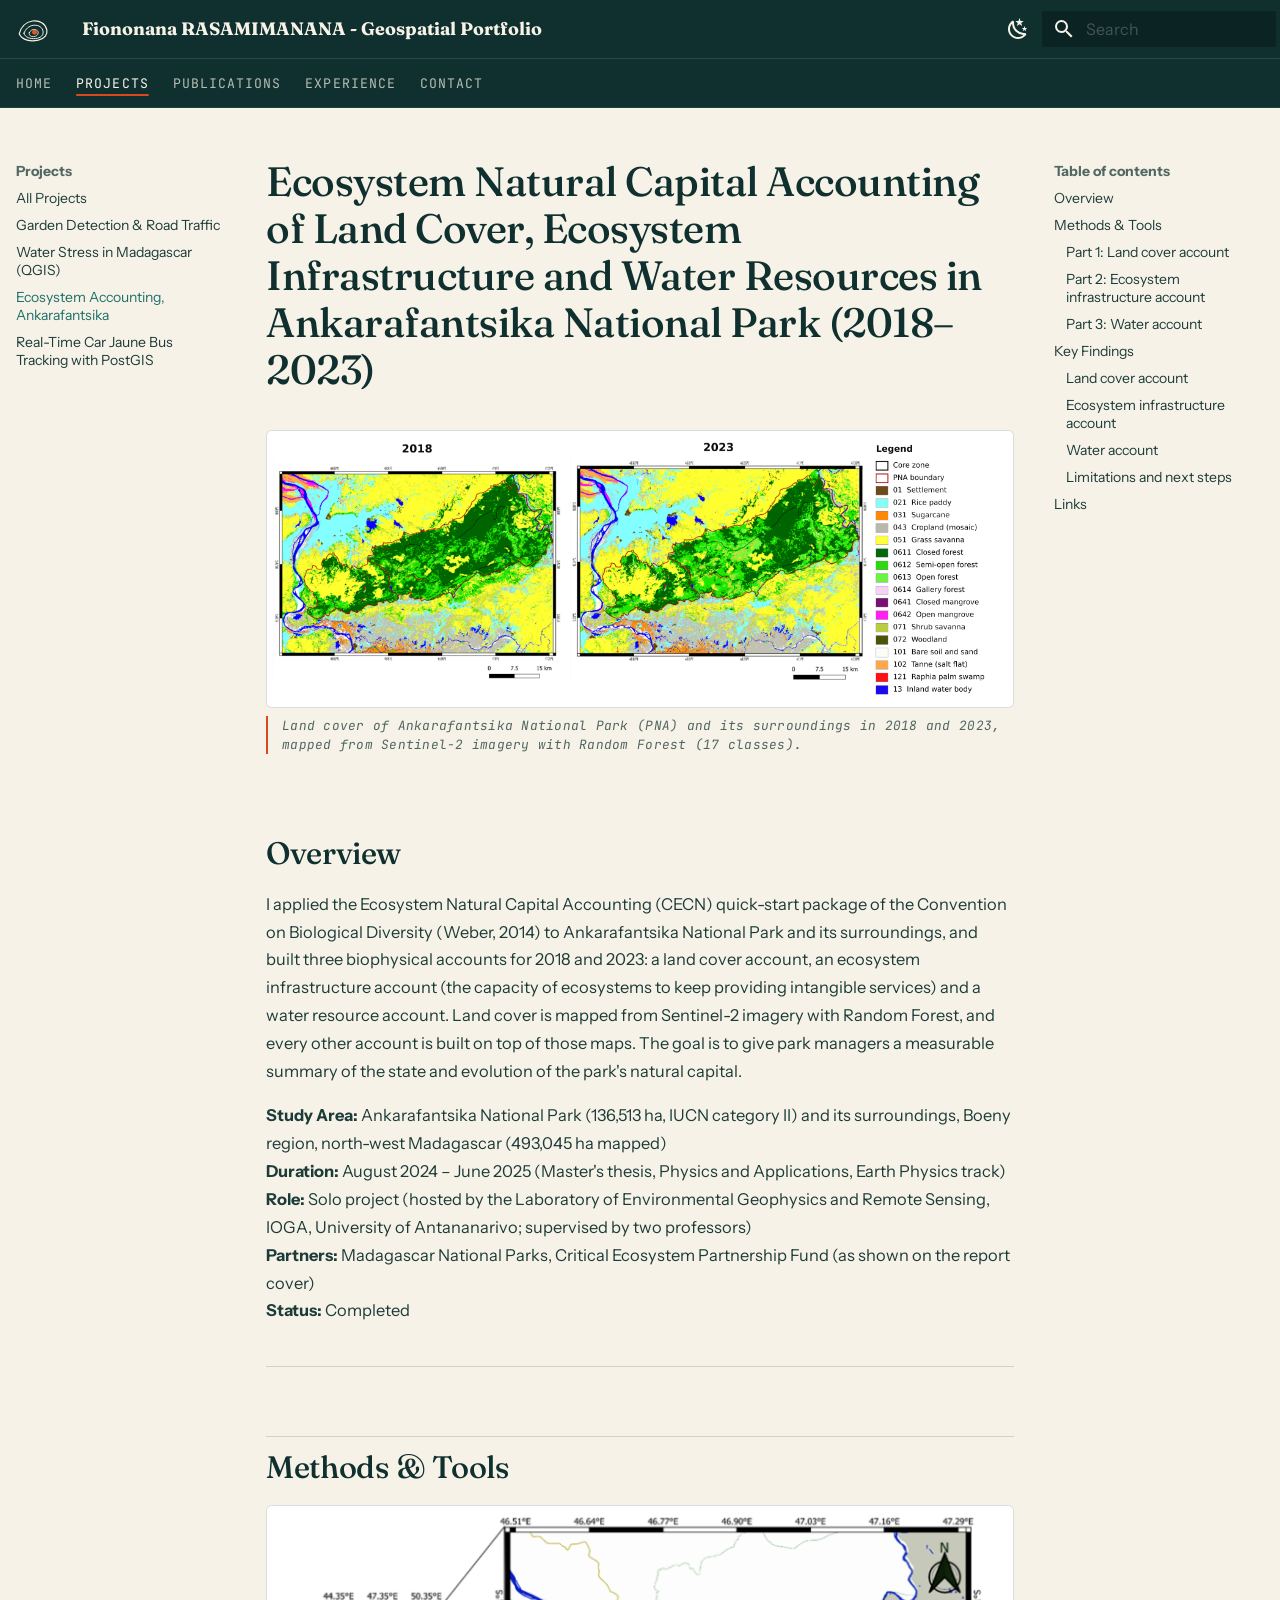
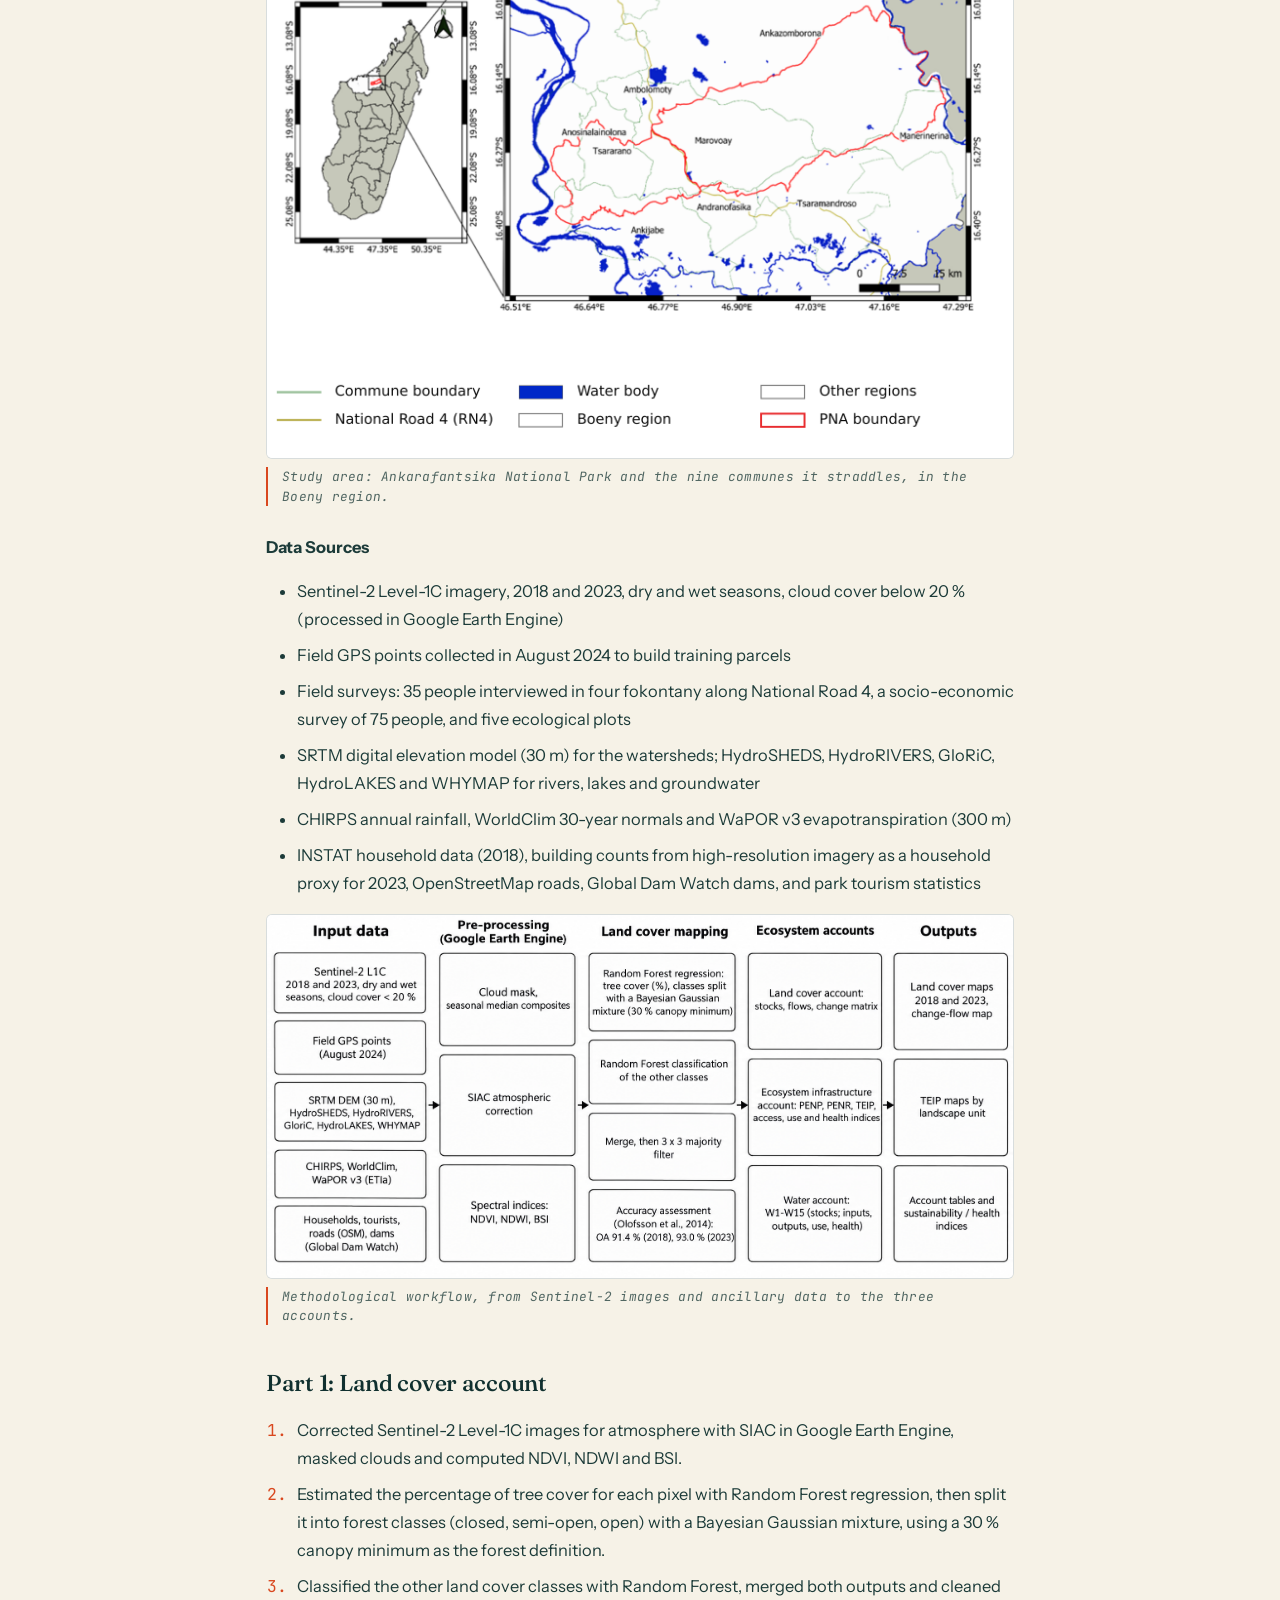
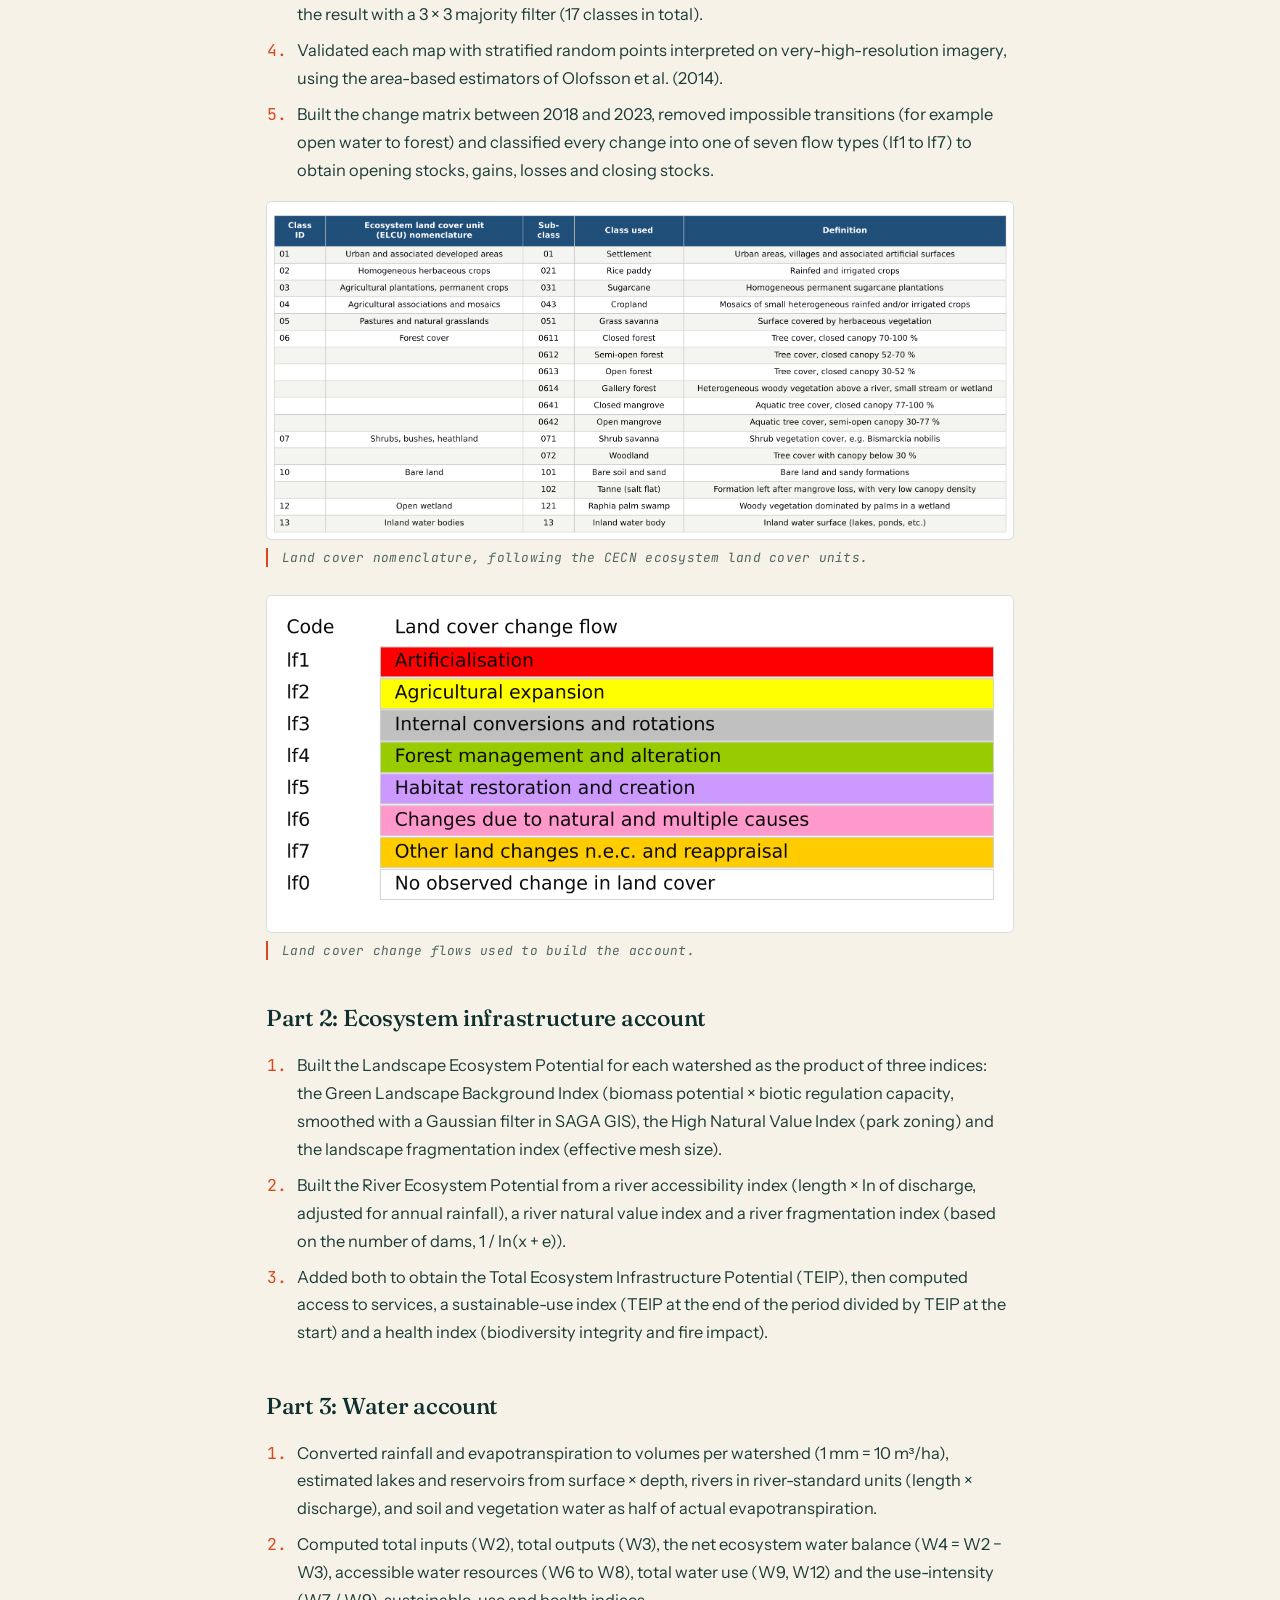
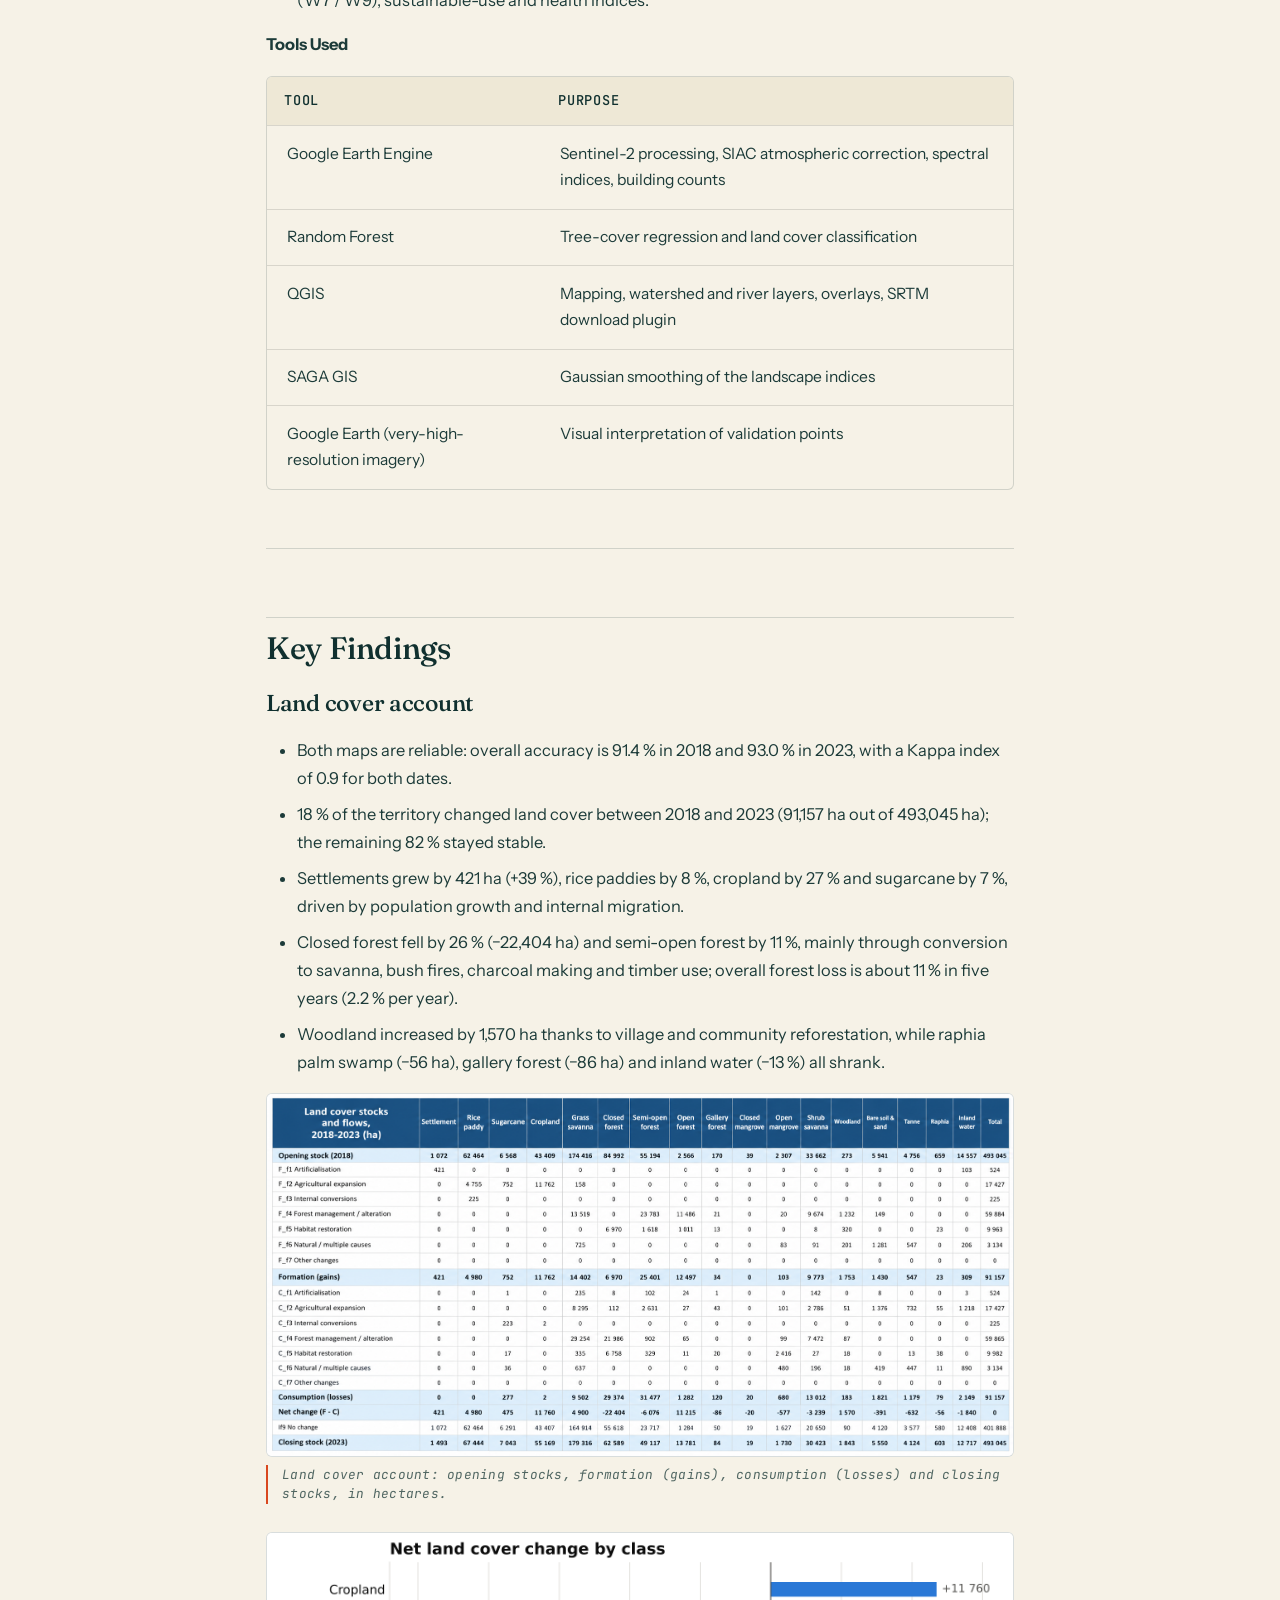
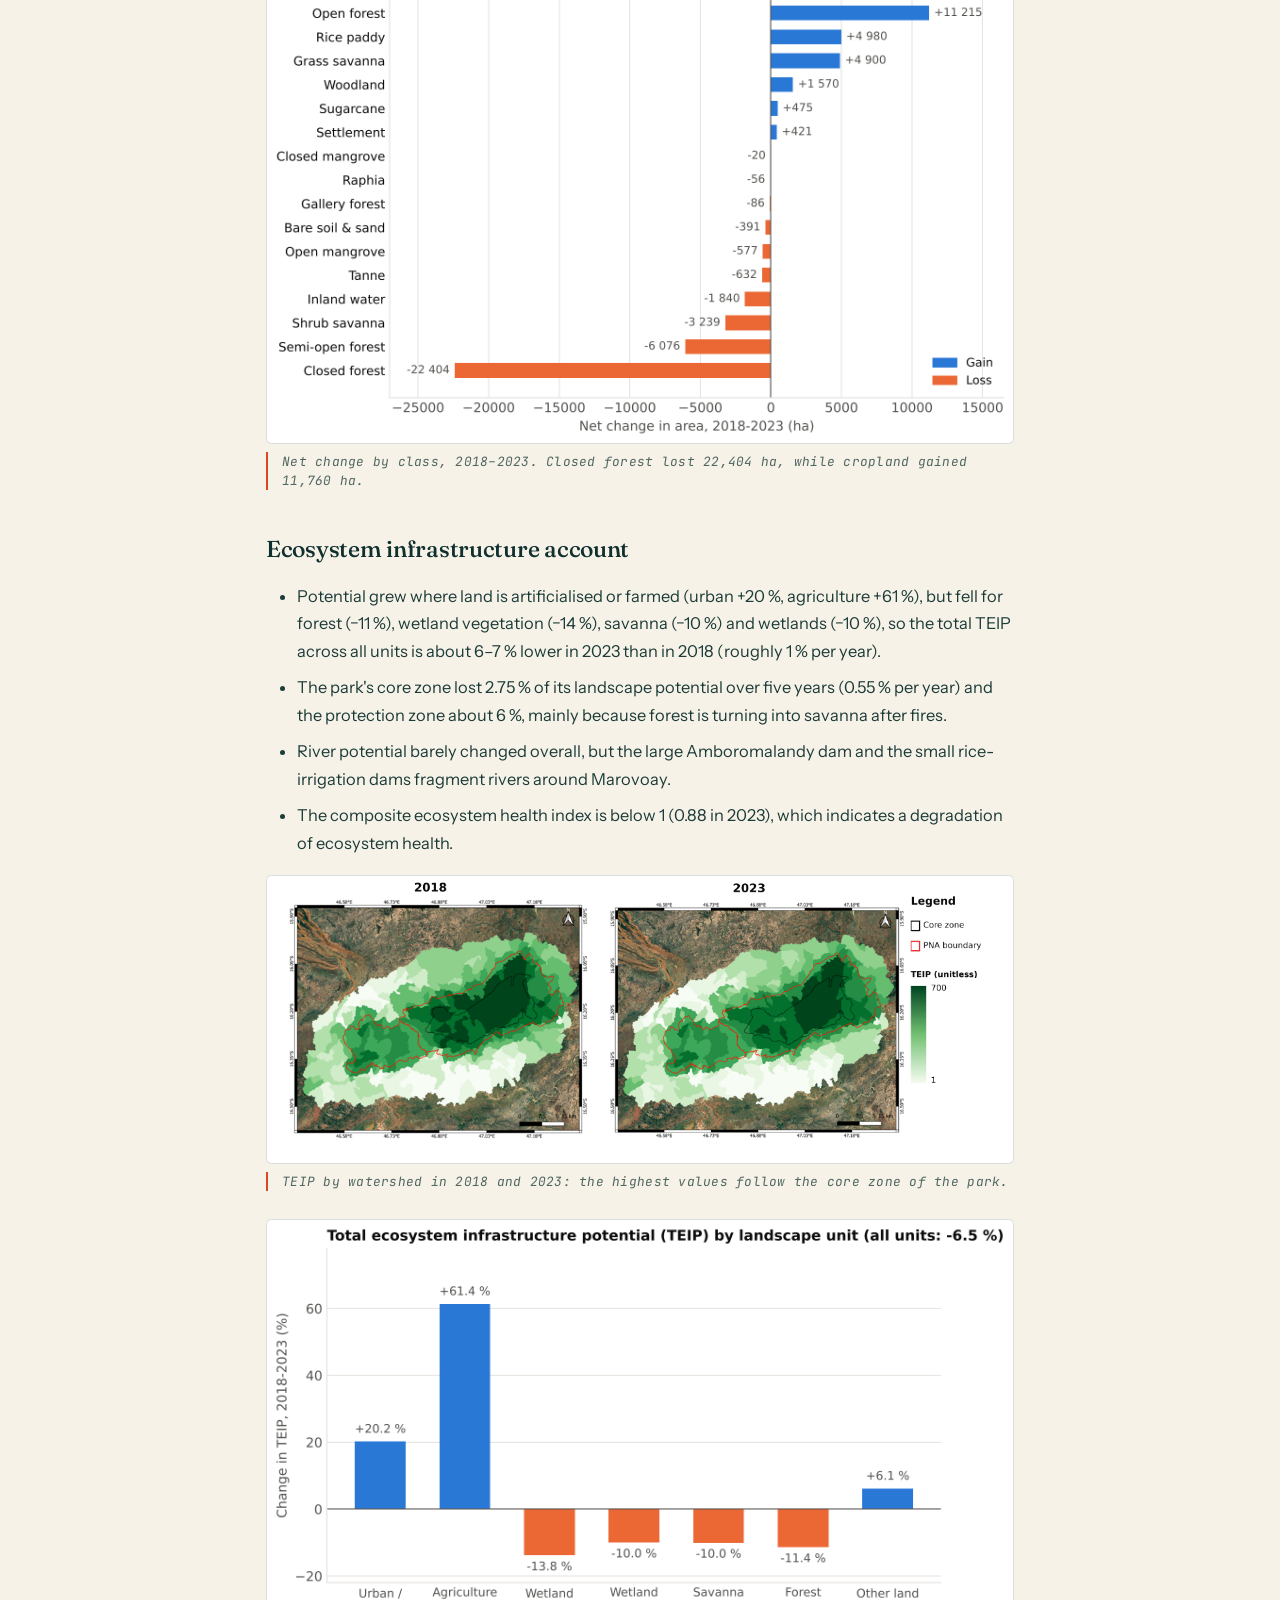
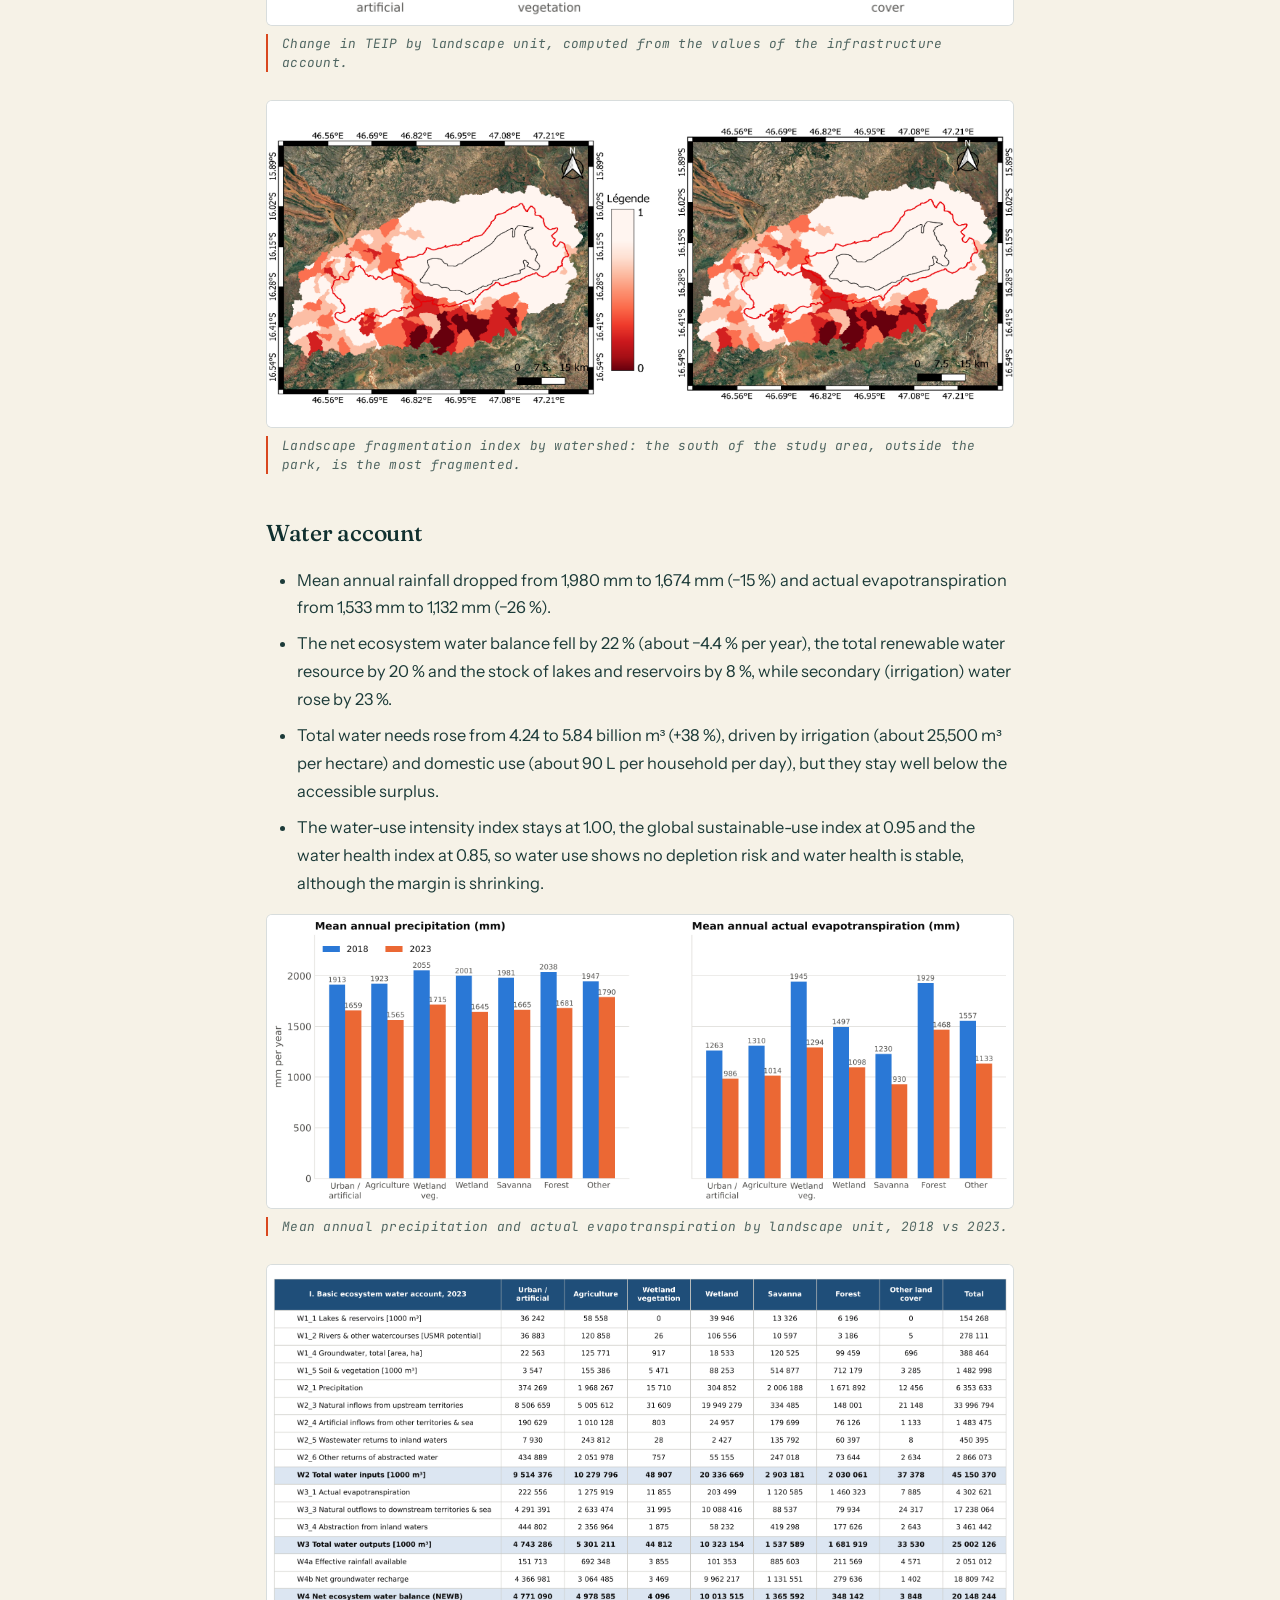
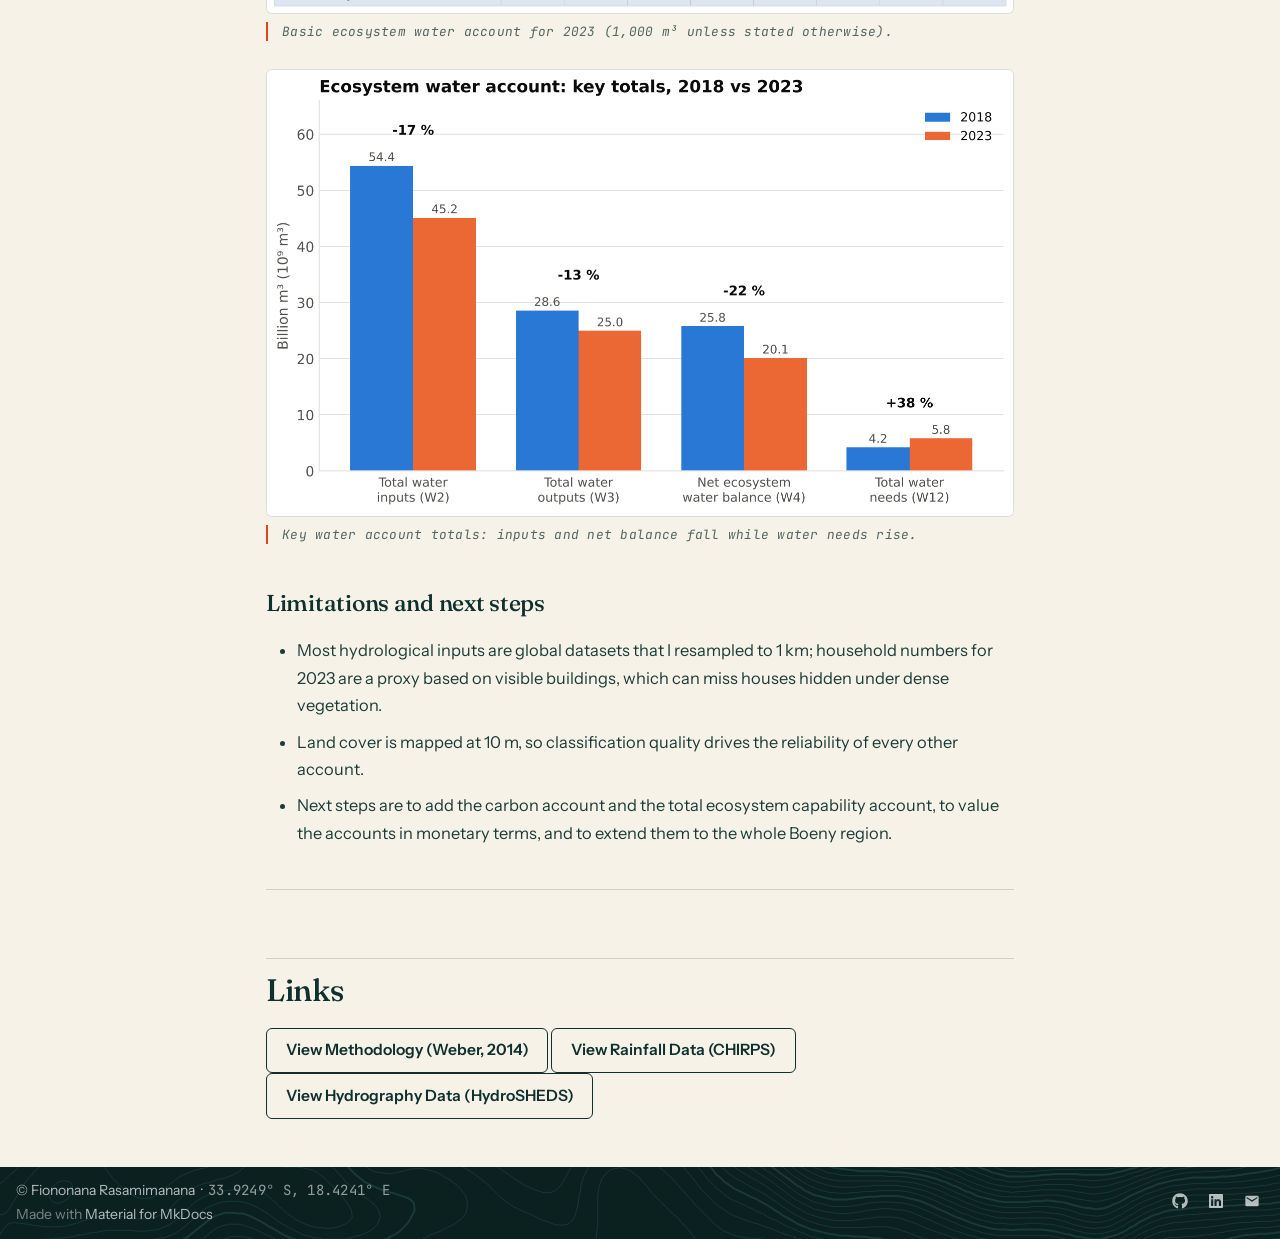
<file: projects/ecosystem-accounting-ankarafantsika/index.html>
<!doctype html>
<html lang="en" class="no-js">
  <head>
    
      <meta charset="utf-8">
      <meta name="viewport" content="width=device-width,initial-scale=1">
      
        <meta name="description" content="Portfolio of Fiononana RASAMIMANANA — GIS, Remote Sensing, and Spatial Data Science">
      
      
        <meta name="author" content="Fiononana RASAMIMANANA">
      
      
        <link rel="canonical" href="https://fy0500.github.io/projects/ecosystem-accounting-ankarafantsika/">
      
      
        <link rel="prev" href="../water-stress-madagascar/">
      
      
        <link rel="next" href="../PostGIS_en/">
      
      
        
      
      
      <link rel="icon" href="../../assets/images/favicon.svg">
      <meta name="generator" content="mkdocs-1.6.1, mkdocs-material-9.8.0">
    
    
      
        <title>Ecosystem Accounting, Ankarafantsika - Fiononana RASAMIMANANA - Geospatial Portfolio</title>
      
    
    
      <link rel="stylesheet" href="../../assets/stylesheets/main.57a0d79d.min.css">
      
        
        <link rel="stylesheet" href="../../assets/stylesheets/palette.fb2fffe2.min.css">
      
      


    
    
      
    
    
      
    
    
      <link rel="stylesheet" href="https://fonts.googleapis.com/css2?family=Fraunces:ital,opsz,wght@0,9..144,400..700;1,9..144,400..700&family=Instrument+Sans:ital,wght@0,400..700;1,400..700&family=JetBrains+Mono:wght@400;500&family=Caveat:wght@500&display=swap">
    
      <link rel="stylesheet" href="../../assets/vendor/leaflet/leaflet.css">
    
      <link rel="stylesheet" href="../../assets/css/extra.css">
    
    <script>__md_scope=new URL("../..",location),__md_hash=e=>[...e].reduce(((e,_)=>(e<<5)-e+_.charCodeAt(0)),0),__md_get=(e,_=localStorage,t=__md_scope)=>JSON.parse(_.getItem(t.pathname+"."+e)),__md_set=(e,_,t=localStorage,a=__md_scope)=>{try{t.setItem(a.pathname+"."+e,JSON.stringify(_))}catch(e){}}</script>
    
      

    
    
  </head>
  
  
    
    
      
    
    
    
    
    <body dir="ltr" data-md-color-scheme="default" data-md-color-primary="custom" data-md-color-accent="custom">
  
    
    <input class="md-toggle" data-md-toggle="drawer" type="checkbox" id="__drawer" autocomplete="off">
    <input class="md-toggle" data-md-toggle="search" type="checkbox" id="__search" autocomplete="off">
    <label class="md-overlay" for="__drawer"></label>
    <div data-md-component="skip">
      
        
        <a href="#ecosystem-natural-capital-accounting-of-land-cover-ecosystem-infrastructure-and-water-resources-in-ankarafantsika-national-park-20182023" class="md-skip">
          Skip to content
        </a>
      
    </div>
    <div data-md-component="announce">
      
    </div>
    
    
      

<header class="md-header" data-md-component="header">
  <nav class="md-header__inner md-grid" aria-label="Header">
    <a href="../.." title="Fiononana RASAMIMANANA - Geospatial Portfolio" class="md-header__button md-logo" aria-label="Fiononana RASAMIMANANA - Geospatial Portfolio" data-md-component="logo">
      
  <img src="../../assets/images/logo.svg" alt="logo">

    </a>
    <label class="md-header__button md-icon" for="__drawer">
      
      <svg xmlns="http://www.w3.org/2000/svg" viewBox="0 0 24 24"><path d="M3 6h18v2H3zm0 5h18v2H3zm0 5h18v2H3z"/></svg>
    </label>
    <div class="md-header__title" data-md-component="header-title">
      <div class="md-header__ellipsis">
        <div class="md-header__topic">
          <span class="md-ellipsis">
            Fiononana RASAMIMANANA - Geospatial Portfolio
          </span>
        </div>
        <div class="md-header__topic" data-md-component="header-topic">
          <span class="md-ellipsis">
            
              Ecosystem Accounting, Ankarafantsika
            
          </span>
        </div>
      </div>
    </div>
    
      
        <form class="md-header__option" data-md-component="palette">
  
    
    
    
    <input class="md-option" data-md-color-media="" data-md-color-scheme="default" data-md-color-primary="custom" data-md-color-accent="custom"  aria-label="Switch to dark mode"  type="radio" name="__palette" id="__palette_0">
    
      <label class="md-header__button md-icon" title="Switch to dark mode" for="__palette_1" hidden>
        <svg xmlns="http://www.w3.org/2000/svg" viewBox="0 0 24 24"><path d="m17.75 4.09-2.53 1.94.91 3.06-2.63-1.81-2.63 1.81.91-3.06-2.53-1.94L12.44 4l1.06-3 1.06 3zm3.5 6.91-1.64 1.25.59 1.98-1.7-1.17-1.7 1.17.59-1.98L15.75 11l2.06-.05L18.5 9l.69 1.95zm-2.28 4.95c.83-.08 1.72 1.1 1.19 1.85-.32.45-.66.87-1.08 1.27C15.17 23 8.84 23 4.94 19.07c-3.91-3.9-3.91-10.24 0-14.14.4-.4.82-.76 1.27-1.08.75-.53 1.93.36 1.85 1.19-.27 2.86.69 5.83 2.89 8.02a9.96 9.96 0 0 0 8.02 2.89m-1.64 2.02a12.08 12.08 0 0 1-7.8-3.47c-2.17-2.19-3.33-5-3.49-7.82-2.81 3.14-2.7 7.96.31 10.98 3.02 3.01 7.84 3.12 10.98.31"/></svg>
      </label>
    
  
    
    
    
    <input class="md-option" data-md-color-media="" data-md-color-scheme="slate" data-md-color-primary="custom" data-md-color-accent="custom"  aria-label="Switch to light mode"  type="radio" name="__palette" id="__palette_1">
    
      <label class="md-header__button md-icon" title="Switch to light mode" for="__palette_0" hidden>
        <svg xmlns="http://www.w3.org/2000/svg" viewBox="0 0 24 24"><path d="M12 7a5 5 0 0 1 5 5 5 5 0 0 1-5 5 5 5 0 0 1-5-5 5 5 0 0 1 5-5m0 2a3 3 0 0 0-3 3 3 3 0 0 0 3 3 3 3 0 0 0 3-3 3 3 0 0 0-3-3m0-7 2.39 3.42C13.65 5.15 12.84 5 12 5s-1.65.15-2.39.42zM3.34 7l4.16-.35A7.2 7.2 0 0 0 5.94 8.5c-.44.74-.69 1.5-.83 2.29zm.02 10 1.76-3.77a7.131 7.131 0 0 0 2.38 4.14zM20.65 7l-1.77 3.79a7.02 7.02 0 0 0-2.38-4.15zm-.01 10-4.14.36c.59-.51 1.12-1.14 1.54-1.86.42-.73.69-1.5.83-2.29zM12 22l-2.41-3.44c.74.27 1.55.44 2.41.44.82 0 1.63-.17 2.37-.44z"/></svg>
      </label>
    
  
</form>
      
    
    
      <script>var palette=__md_get("__palette");if(palette&&palette.color){if("(prefers-color-scheme)"===palette.color.media){var media=matchMedia("(prefers-color-scheme: light)"),input=document.querySelector(media.matches?"[data-md-color-media='(prefers-color-scheme: light)']":"[data-md-color-media='(prefers-color-scheme: dark)']");palette.color.media=input.getAttribute("data-md-color-media"),palette.color.scheme=input.getAttribute("data-md-color-scheme"),palette.color.primary=input.getAttribute("data-md-color-primary"),palette.color.accent=input.getAttribute("data-md-color-accent")}for(var[key,value]of Object.entries(palette.color))document.body.setAttribute("data-md-color-"+key,value)}</script>
    
    
    
      
      
        <label class="md-header__button md-icon" for="__search">
          
          <svg xmlns="http://www.w3.org/2000/svg" viewBox="0 0 24 24"><path d="M9.5 3A6.5 6.5 0 0 1 16 9.5c0 1.61-.59 3.09-1.56 4.23l.27.27h.79l5 5-1.5 1.5-5-5v-.79l-.27-.27A6.52 6.52 0 0 1 9.5 16 6.5 6.5 0 0 1 3 9.5 6.5 6.5 0 0 1 9.5 3m0 2C7 5 5 7 5 9.5S7 14 9.5 14 14 12 14 9.5 12 5 9.5 5"/></svg>
        </label>
        <div class="md-search" data-md-component="search" role="dialog">
  <label class="md-search__overlay" for="__search"></label>
  <div class="md-search__inner" role="search">
    <form class="md-search__form" name="search">
      <input type="text" class="md-search__input" name="query" aria-label="Search" placeholder="Search" autocapitalize="off" autocorrect="off" autocomplete="off" spellcheck="false" data-md-component="search-query" required>
      <label class="md-search__icon md-icon" for="__search">
        
        <svg xmlns="http://www.w3.org/2000/svg" viewBox="0 0 24 24"><path d="M9.5 3A6.5 6.5 0 0 1 16 9.5c0 1.61-.59 3.09-1.56 4.23l.27.27h.79l5 5-1.5 1.5-5-5v-.79l-.27-.27A6.52 6.52 0 0 1 9.5 16 6.5 6.5 0 0 1 3 9.5 6.5 6.5 0 0 1 9.5 3m0 2C7 5 5 7 5 9.5S7 14 9.5 14 14 12 14 9.5 12 5 9.5 5"/></svg>
        
        <svg xmlns="http://www.w3.org/2000/svg" viewBox="0 0 24 24"><path d="M20 11v2H8l5.5 5.5-1.42 1.42L4.16 12l7.92-7.92L13.5 5.5 8 11z"/></svg>
      </label>
      <nav class="md-search__options" aria-label="Search">
        
        <button type="reset" class="md-search__icon md-icon" title="Clear" aria-label="Clear" tabindex="-1">
          
          <svg xmlns="http://www.w3.org/2000/svg" viewBox="0 0 24 24"><path d="M19 6.41 17.59 5 12 10.59 6.41 5 5 6.41 10.59 12 5 17.59 6.41 19 12 13.41 17.59 19 19 17.59 13.41 12z"/></svg>
        </button>
      </nav>
      
    </form>
    <div class="md-search__output">
      <div class="md-search__scrollwrap" tabindex="0" data-md-scrollfix>
        <div class="md-search-result" data-md-component="search-result">
          <div class="md-search-result__meta">
            Initializing search
          </div>
          <ol class="md-search-result__list" role="presentation"></ol>
        </div>
      </div>
    </div>
  </div>
</div>
      
    
    
  </nav>
  
</header>
    
    <div class="md-container" data-md-component="container">
      
      
        
          
            
<nav class="md-tabs" aria-label="Tabs" data-md-component="tabs">
  <div class="md-grid">
    <ul class="md-tabs__list">
      
        
  
  
  
  
    <li class="md-tabs__item">
      <a href="../.." class="md-tabs__link">
        
  
  
    
  
  Home

      </a>
    </li>
  

      
        
  
  
  
    
  
  
    
    
      <li class="md-tabs__item md-tabs__item--active">
        <a href="../" class="md-tabs__link">
          
  
  
  Projects

        </a>
      </li>
    
  

      
        
  
  
  
  
    <li class="md-tabs__item">
      <a href="../../publications/" class="md-tabs__link">
        
  
  
    
  
  Publications

      </a>
    </li>
  

      
        
  
  
  
  
    <li class="md-tabs__item">
      <a href="../../experience/" class="md-tabs__link">
        
  
  
    
  
  Experience

      </a>
    </li>
  

      
        
  
  
  
  
    <li class="md-tabs__item">
      <a href="../../contact/" class="md-tabs__link">
        
  
  
    
  
  Contact

      </a>
    </li>
  

      
    </ul>
  </div>
</nav>
          
        
      
      <main class="md-main" data-md-component="main">
        <div class="md-main__inner md-grid">
          
            
              
              <div class="md-sidebar md-sidebar--primary" data-md-component="sidebar" data-md-type="navigation" >
                <div class="md-sidebar__scrollwrap">
                  <div class="md-sidebar__inner">
                    


  


<nav class="md-nav md-nav--primary md-nav--lifted" aria-label="Navigation" data-md-level="0">
  <label class="md-nav__title" for="__drawer">
    <a href="../.." title="Fiononana RASAMIMANANA - Geospatial Portfolio" class="md-nav__button md-logo" aria-label="Fiononana RASAMIMANANA - Geospatial Portfolio" data-md-component="logo">
      
  <img src="../../assets/images/logo.svg" alt="logo">

    </a>
    Fiononana RASAMIMANANA - Geospatial Portfolio
  </label>
  
  <ul class="md-nav__list" data-md-scrollfix>
    
      
      
  
  
  
  
    <li class="md-nav__item">
      <a href="../.." class="md-nav__link">
        
  
  
  <span class="md-ellipsis">
    
  
    Home
  

    
  </span>
  
  

      </a>
    </li>
  

    
      
      
  
  
    
  
  
  
    
    
    
    
      
        
        
      
      
    
    
    <li class="md-nav__item md-nav__item--active md-nav__item--section md-nav__item--nested">
      
        
        
        <input class="md-nav__toggle md-toggle " type="checkbox" id="__nav_2" checked>
        
          
          <label class="md-nav__link" for="__nav_2" id="__nav_2_label" tabindex="">
            
  
  
  <span class="md-ellipsis">
    
  
    Projects
  

    
  </span>
  
  

            <span class="md-nav__icon md-icon"></span>
          </label>
        
        <nav class="md-nav" data-md-level="1" aria-labelledby="__nav_2_label" aria-expanded="true">
          <label class="md-nav__title" for="__nav_2">
            <span class="md-nav__icon md-icon"></span>
            
  
    Projects
  

          </label>
          <ul class="md-nav__list" data-md-scrollfix>
            
              
                
  
  
  
  
    <li class="md-nav__item">
      <a href="../" class="md-nav__link">
        
  
  
  <span class="md-ellipsis">
    
  
    All Projects
  

    
  </span>
  
  

      </a>
    </li>
  

              
            
              
                
  
  
  
  
    <li class="md-nav__item">
      <a href="../sample-project/" class="md-nav__link">
        
  
  
  <span class="md-ellipsis">
    
  
    Garden Detection & Road Traffic
  

    
  </span>
  
  

      </a>
    </li>
  

              
            
              
                
  
  
  
  
    <li class="md-nav__item">
      <a href="../water-stress-madagascar/" class="md-nav__link">
        
  
  
  <span class="md-ellipsis">
    
  
    Water Stress in Madagascar (QGIS)
  

    
  </span>
  
  

      </a>
    </li>
  

              
            
              
                
  
  
    
  
  
  
    <li class="md-nav__item md-nav__item--active">
      
      <input class="md-nav__toggle md-toggle" type="checkbox" id="__toc">
      
      
        
      
      
        <label class="md-nav__link md-nav__link--active" for="__toc">
          
  
  
  <span class="md-ellipsis">
    
  
    Ecosystem Accounting, Ankarafantsika
  

    
  </span>
  
  

          <span class="md-nav__icon md-icon"></span>
        </label>
      
      <a href="./" class="md-nav__link md-nav__link--active">
        
  
  
  <span class="md-ellipsis">
    
  
    Ecosystem Accounting, Ankarafantsika
  

    
  </span>
  
  

      </a>
      
        

<nav class="md-nav md-nav--secondary" aria-label="Table of contents">
  
  
  
    
  
  
    <label class="md-nav__title" for="__toc">
      <span class="md-nav__icon md-icon"></span>
      Table of contents
    </label>
    <ul class="md-nav__list" data-md-component="toc" data-md-scrollfix>
      
        <li class="md-nav__item">
  <a href="#overview" class="md-nav__link">
    <span class="md-ellipsis">
      
        Overview
      
    </span>
  </a>
  
</li>
      
        <li class="md-nav__item">
  <a href="#methods-tools" class="md-nav__link">
    <span class="md-ellipsis">
      
        Methods &amp; Tools
      
    </span>
  </a>
  
    <nav class="md-nav" aria-label="Methods &amp; Tools">
      <ul class="md-nav__list">
        
          <li class="md-nav__item">
  <a href="#part-1-land-cover-account" class="md-nav__link">
    <span class="md-ellipsis">
      
        Part 1: Land cover account
      
    </span>
  </a>
  
</li>
        
          <li class="md-nav__item">
  <a href="#part-2-ecosystem-infrastructure-account" class="md-nav__link">
    <span class="md-ellipsis">
      
        Part 2: Ecosystem infrastructure account
      
    </span>
  </a>
  
</li>
        
          <li class="md-nav__item">
  <a href="#part-3-water-account" class="md-nav__link">
    <span class="md-ellipsis">
      
        Part 3: Water account
      
    </span>
  </a>
  
</li>
        
      </ul>
    </nav>
  
</li>
      
        <li class="md-nav__item">
  <a href="#key-findings" class="md-nav__link">
    <span class="md-ellipsis">
      
        Key Findings
      
    </span>
  </a>
  
    <nav class="md-nav" aria-label="Key Findings">
      <ul class="md-nav__list">
        
          <li class="md-nav__item">
  <a href="#land-cover-account" class="md-nav__link">
    <span class="md-ellipsis">
      
        Land cover account
      
    </span>
  </a>
  
</li>
        
          <li class="md-nav__item">
  <a href="#ecosystem-infrastructure-account" class="md-nav__link">
    <span class="md-ellipsis">
      
        Ecosystem infrastructure account
      
    </span>
  </a>
  
</li>
        
          <li class="md-nav__item">
  <a href="#water-account" class="md-nav__link">
    <span class="md-ellipsis">
      
        Water account
      
    </span>
  </a>
  
</li>
        
          <li class="md-nav__item">
  <a href="#limitations-and-next-steps" class="md-nav__link">
    <span class="md-ellipsis">
      
        Limitations and next steps
      
    </span>
  </a>
  
</li>
        
      </ul>
    </nav>
  
</li>
      
        <li class="md-nav__item">
  <a href="#links" class="md-nav__link">
    <span class="md-ellipsis">
      
        Links
      
    </span>
  </a>
  
</li>
      
    </ul>
  
</nav>
      
    </li>
  

              
            
              
                
  
  
  
  
    <li class="md-nav__item">
      <a href="../PostGIS_en/" class="md-nav__link">
        
  
  
  <span class="md-ellipsis">
    
  
    Real-Time Car Jaune Bus Tracking with PostGIS
  

    
  </span>
  
  

      </a>
    </li>
  

              
            
          </ul>
        </nav>
      
    </li>
  

    
      
      
  
  
  
  
    <li class="md-nav__item">
      <a href="../../publications/" class="md-nav__link">
        
  
  
  <span class="md-ellipsis">
    
  
    Publications
  

    
  </span>
  
  

      </a>
    </li>
  

    
      
      
  
  
  
  
    <li class="md-nav__item">
      <a href="../../experience/" class="md-nav__link">
        
  
  
  <span class="md-ellipsis">
    
  
    Experience
  

    
  </span>
  
  

      </a>
    </li>
  

    
      
      
  
  
  
  
    <li class="md-nav__item">
      <a href="../../contact/" class="md-nav__link">
        
  
  
  <span class="md-ellipsis">
    
  
    Contact
  

    
  </span>
  
  

      </a>
    </li>
  

    
  </ul>
</nav>
                  </div>
                </div>
              </div>
            
            
              
              <div class="md-sidebar md-sidebar--secondary" data-md-component="sidebar" data-md-type="toc" >
                <div class="md-sidebar__scrollwrap">
                  <div class="md-sidebar__inner">
                    

<nav class="md-nav md-nav--secondary" aria-label="Table of contents">
  
  
  
    
  
  
    <label class="md-nav__title" for="__toc">
      <span class="md-nav__icon md-icon"></span>
      Table of contents
    </label>
    <ul class="md-nav__list" data-md-component="toc" data-md-scrollfix>
      
        <li class="md-nav__item">
  <a href="#overview" class="md-nav__link">
    <span class="md-ellipsis">
      
        Overview
      
    </span>
  </a>
  
</li>
      
        <li class="md-nav__item">
  <a href="#methods-tools" class="md-nav__link">
    <span class="md-ellipsis">
      
        Methods &amp; Tools
      
    </span>
  </a>
  
    <nav class="md-nav" aria-label="Methods &amp; Tools">
      <ul class="md-nav__list">
        
          <li class="md-nav__item">
  <a href="#part-1-land-cover-account" class="md-nav__link">
    <span class="md-ellipsis">
      
        Part 1: Land cover account
      
    </span>
  </a>
  
</li>
        
          <li class="md-nav__item">
  <a href="#part-2-ecosystem-infrastructure-account" class="md-nav__link">
    <span class="md-ellipsis">
      
        Part 2: Ecosystem infrastructure account
      
    </span>
  </a>
  
</li>
        
          <li class="md-nav__item">
  <a href="#part-3-water-account" class="md-nav__link">
    <span class="md-ellipsis">
      
        Part 3: Water account
      
    </span>
  </a>
  
</li>
        
      </ul>
    </nav>
  
</li>
      
        <li class="md-nav__item">
  <a href="#key-findings" class="md-nav__link">
    <span class="md-ellipsis">
      
        Key Findings
      
    </span>
  </a>
  
    <nav class="md-nav" aria-label="Key Findings">
      <ul class="md-nav__list">
        
          <li class="md-nav__item">
  <a href="#land-cover-account" class="md-nav__link">
    <span class="md-ellipsis">
      
        Land cover account
      
    </span>
  </a>
  
</li>
        
          <li class="md-nav__item">
  <a href="#ecosystem-infrastructure-account" class="md-nav__link">
    <span class="md-ellipsis">
      
        Ecosystem infrastructure account
      
    </span>
  </a>
  
</li>
        
          <li class="md-nav__item">
  <a href="#water-account" class="md-nav__link">
    <span class="md-ellipsis">
      
        Water account
      
    </span>
  </a>
  
</li>
        
          <li class="md-nav__item">
  <a href="#limitations-and-next-steps" class="md-nav__link">
    <span class="md-ellipsis">
      
        Limitations and next steps
      
    </span>
  </a>
  
</li>
        
      </ul>
    </nav>
  
</li>
      
        <li class="md-nav__item">
  <a href="#links" class="md-nav__link">
    <span class="md-ellipsis">
      
        Links
      
    </span>
  </a>
  
</li>
      
    </ul>
  
</nav>
                  </div>
                </div>
              </div>
            
          
          
            <div class="md-content" data-md-component="content">
              
              <article class="md-content__inner md-typeset">
                
                  



<h1 id="ecosystem-natural-capital-accounting-of-land-cover-ecosystem-infrastructure-and-water-resources-in-ankarafantsika-national-park-20182023">Ecosystem Natural Capital Accounting of Land Cover, Ecosystem Infrastructure and Water Resources in Ankarafantsika National Park (2018–2023)</h1>
<p><img alt="Land cover maps of Ankarafantsika National Park and its surroundings in 2018 and 2023, with a 17-class legend" src="../../assets/images/lc-maps-2018-2023.png" />
<em>Land cover of Ankarafantsika National Park (PNA) and its surroundings in 2018 and 2023, mapped from Sentinel-2 imagery with Random Forest (17 classes).</em></p>
<h2 id="overview">Overview</h2>
<p>I applied the Ecosystem Natural Capital Accounting (CECN) quick-start package of the Convention on Biological Diversity (Weber, 2014) to Ankarafantsika National Park and its surroundings, and built three biophysical accounts for 2018 and 2023: a land cover account, an ecosystem infrastructure account (the capacity of ecosystems to keep providing intangible services) and a water resource account. Land cover is mapped from Sentinel-2 imagery with Random Forest, and every other account is built on top of those maps. The goal is to give park managers a measurable summary of the state and evolution of the park's natural capital.</p>
<p><strong>Study Area:</strong> Ankarafantsika National Park (136,513 ha, IUCN category II) and its surroundings, Boeny region, north-west Madagascar (493,045 ha mapped)<br />
<strong>Duration:</strong> August 2024 – June 2025 (Master's thesis, Physics and Applications, Earth Physics track)<br />
<strong>Role:</strong> Solo project (hosted by the Laboratory of Environmental Geophysics and Remote Sensing, IOGA, University of Antananarivo; supervised by two professors)<br />
<strong>Partners:</strong> Madagascar National Parks, Critical Ecosystem Partnership Fund (as shown on the report cover)<br />
<strong>Status:</strong> Completed</p>
<hr />
<h2 id="methods-tools">Methods &amp; Tools</h2>
<p><img alt="Study area: location of Ankarafantsika National Park, communes, National Road 4, water bodies and the Boeny region" src="../../assets/images/study-area.png" />
<em>Study area: Ankarafantsika National Park and the nine communes it straddles, in the Boeny region.</em></p>
<p><strong>Data Sources</strong></p>
<ul>
<li>Sentinel-2 Level-1C imagery, 2018 and 2023, dry and wet seasons, cloud cover below 20 % (processed in Google Earth Engine)</li>
<li>Field GPS points collected in August 2024 to build training parcels</li>
<li>Field surveys: 35 people interviewed in four fokontany along National Road 4, a socio-economic survey of 75 people, and five ecological plots</li>
<li>SRTM digital elevation model (30 m) for the watersheds; HydroSHEDS, HydroRIVERS, GloRiC, HydroLAKES and WHYMAP for rivers, lakes and groundwater</li>
<li>CHIRPS annual rainfall, WorldClim 30-year normals and WaPOR v3 evapotranspiration (300 m)</li>
<li>INSTAT household data (2018), building counts from high-resolution imagery as a household proxy for 2023, OpenStreetMap roads, Global Dam Watch dams, and park tourism statistics</li>
</ul>
<p><img alt="Methodological workflow: input data, Google Earth Engine pre-processing, land cover mapping, ecosystem accounts and outputs" src="../../assets/images/cecn-workflow.png" />
<em>Methodological workflow, from Sentinel-2 images and ancillary data to the three accounts.</em></p>
<h3 id="part-1-land-cover-account">Part 1: Land cover account</h3>
<ol>
<li>Corrected Sentinel-2 Level-1C images for atmosphere with SIAC in Google Earth Engine, masked clouds and computed NDVI, NDWI and BSI.</li>
<li>Estimated the percentage of tree cover for each pixel with Random Forest regression, then split it into forest classes (closed, semi-open, open) with a Bayesian Gaussian mixture, using a 30 % canopy minimum as the forest definition.</li>
<li>Classified the other land cover classes with Random Forest, merged both outputs and cleaned the result with a 3 × 3 majority filter (17 classes in total).</li>
<li>Validated each map with stratified random points interpreted on very-high-resolution imagery, using the area-based estimators of Olofsson et al. (2014).</li>
<li>Built the change matrix between 2018 and 2023, removed impossible transitions (for example open water to forest) and classified every change into one of seven flow types (lf1 to lf7) to obtain opening stocks, gains, losses and closing stocks.</li>
</ol>
<p><img alt="Table of the 17 land cover classes with codes, sub-classes and definitions" src="../../assets/images/land-cover-classes.png" />
<em>Land cover nomenclature, following the CECN ecosystem land cover units.</em></p>
<p><img alt="Colour-coded nomenclature of the seven land cover change flows lf1 to lf7 plus lf0 for no change" src="../../assets/images/flux-nomenclature.png" />
<em>Land cover change flows used to build the account.</em></p>
<h3 id="part-2-ecosystem-infrastructure-account">Part 2: Ecosystem infrastructure account</h3>
<ol>
<li>Built the Landscape Ecosystem Potential for each watershed as the product of three indices: the Green Landscape Background Index (biomass potential × biotic regulation capacity, smoothed with a Gaussian filter in SAGA GIS), the High Natural Value Index (park zoning) and the landscape fragmentation index (effective mesh size).</li>
<li>Built the River Ecosystem Potential from a river accessibility index (length × ln of discharge, adjusted for annual rainfall), a river natural value index and a river fragmentation index (based on the number of dams, 1 / ln(x + e)).</li>
<li>Added both to obtain the Total Ecosystem Infrastructure Potential (TEIP), then computed access to services, a sustainable-use index (TEIP at the end of the period divided by TEIP at the start) and a health index (biodiversity integrity and fire impact).</li>
</ol>
<h3 id="part-3-water-account">Part 3: Water account</h3>
<ol>
<li>Converted rainfall and evapotranspiration to volumes per watershed (1 mm = 10 m³/ha), estimated lakes and reservoirs from surface × depth, rivers in river-standard units (length × discharge), and soil and vegetation water as half of actual evapotranspiration.</li>
<li>Computed total inputs (W2), total outputs (W3), the net ecosystem water balance (W4 = W2 − W3), accessible water resources (W6 to W8), total water use (W9, W12) and the use-intensity (W7 / W9), sustainable-use and health indices.</li>
</ol>
<p><strong>Tools Used</strong></p>
<table>
<thead>
<tr>
<th>Tool</th>
<th>Purpose</th>
</tr>
</thead>
<tbody>
<tr>
<td>Google Earth Engine</td>
<td>Sentinel-2 processing, SIAC atmospheric correction, spectral indices, building counts</td>
</tr>
<tr>
<td>Random Forest</td>
<td>Tree-cover regression and land cover classification</td>
</tr>
<tr>
<td>QGIS</td>
<td>Mapping, watershed and river layers, overlays, SRTM download plugin</td>
</tr>
<tr>
<td>SAGA GIS</td>
<td>Gaussian smoothing of the landscape indices</td>
</tr>
<tr>
<td>Google Earth (very-high-resolution imagery)</td>
<td>Visual interpretation of validation points</td>
</tr>
</tbody>
</table>
<hr />
<h2 id="key-findings">Key Findings</h2>
<h3 id="land-cover-account">Land cover account</h3>
<ul>
<li>Both maps are reliable: overall accuracy is 91.4 % in 2018 and 93.0 % in 2023, with a Kappa index of 0.9 for both dates.</li>
<li>18 % of the territory changed land cover between 2018 and 2023 (91,157 ha out of 493,045 ha); the remaining 82 % stayed stable.</li>
<li>Settlements grew by 421 ha (+39 %), rice paddies by 8 %, cropland by 27 % and sugarcane by 7 %, driven by population growth and internal migration.</li>
<li>Closed forest fell by 26 % (−22,404 ha) and semi-open forest by 11 %, mainly through conversion to savanna, bush fires, charcoal making and timber use; overall forest loss is about 11 % in five years (2.2 % per year).</li>
<li>Woodland increased by 1,570 ha thanks to village and community reforestation, while raphia palm swamp (−56 ha), gallery forest (−86 ha) and inland water (−13 %) all shrank.</li>
</ul>
<p><img alt="Land cover stocks and flows between 2018 and 2023 for the 17 classes: opening stocks, gains by flow type, losses by flow type, net change and closing stocks, in hectares" src="../../assets/images/land-cover-stocks-flows.png" />
<em>Land cover account: opening stocks, formation (gains), consumption (losses) and closing stocks, in hectares.</em></p>
<p><img alt="Horizontal bar chart of the net change in area from 2018 to 2023 for each land cover class: cropland and open forest gain most, closed forest loses most" src="../../assets/images/land-cover-net-change.png" />
<em>Net change by class, 2018–2023. Closed forest lost 22,404 ha, while cropland gained 11,760 ha.</em></p>
<h3 id="ecosystem-infrastructure-account">Ecosystem infrastructure account</h3>
<ul>
<li>Potential grew where land is artificialised or farmed (urban +20 %, agriculture +61 %), but fell for forest (−11 %), wetland vegetation (−14 %), savanna (−10 %) and wetlands (−10 %), so the total TEIP across all units is about 6–7 % lower in 2023 than in 2018 (roughly 1 % per year).</li>
<li>The park's core zone lost 2.75 % of its landscape potential over five years (0.55 % per year) and the protection zone about 6 %, mainly because forest is turning into savanna after fires.</li>
<li>River potential barely changed overall, but the large Amboromalandy dam and the small rice-irrigation dams fragment rivers around Marovoay.</li>
<li>The composite ecosystem health index is below 1 (0.88 in 2023), which indicates a degradation of ecosystem health.</li>
</ul>
<p><img alt="Total ecosystem infrastructure potential (TEIP) maps by watershed for 2018 and 2023, shown on a green scale from 1 to 700" src="../../assets/images/teip-maps-2018-2023.png" />
<em>TEIP by watershed in 2018 and 2023: the highest values follow the core zone of the park.</em></p>
<p><img alt="Bar chart of the percentage change in TEIP between 2018 and 2023 for seven landscape units" src="../../assets/images/teip-change-by-unit.png" />
<em>Change in TEIP by landscape unit, computed from the values of the infrastructure account.</em></p>
<p><img alt="Landscape fragmentation index maps for 2018 and 2023, from 0 (fragmented) to 1 (unfragmented)" src="../../assets/images/landscape-fragmentation-maps.png" />
<em>Landscape fragmentation index by watershed: the south of the study area, outside the park, is the most fragmented.</em></p>
<h3 id="water-account">Water account</h3>
<ul>
<li>Mean annual rainfall dropped from 1,980 mm to 1,674 mm (−15 %) and actual evapotranspiration from 1,533 mm to 1,132 mm (−26 %).</li>
<li>The net ecosystem water balance fell by 22 % (about −4.4 % per year), the total renewable water resource by 20 % and the stock of lakes and reservoirs by 8 %, while secondary (irrigation) water rose by 23 %.</li>
<li>Total water needs rose from 4.24 to 5.84 billion m³ (+38 %), driven by irrigation (about 25,500 m³ per hectare) and domestic use (about 90 L per household per day), but they stay well below the accessible surplus.</li>
<li>The water-use intensity index stays at 1.00, the global sustainable-use index at 0.95 and the water health index at 0.85, so water use shows no depletion risk and water health is stable, although the margin is shrinking.</li>
</ul>
<p><img alt="Bar charts of mean annual precipitation and actual evapotranspiration in 2018 and 2023 for seven landscape units" src="../../assets/images/precipitation-evapotranspiration.png" />
<em>Mean annual precipitation and actual evapotranspiration by landscape unit, 2018 vs 2023.</em></p>
<p><img alt="Basic ecosystem water account for 2023: stocks, inputs, outputs and net balance by landscape unit, in thousand cubic metres" src="../../assets/images/water-balance-2023.png" />
<em>Basic ecosystem water account for 2023 (1,000 m³ unless stated otherwise).</em></p>
<p><img alt="Bar chart comparing total water inputs, outputs, net balance and total water needs in 2018 and 2023, in billion cubic metres" src="../../assets/images/water-account-totals.png" />
<em>Key water account totals: inputs and net balance fall while water needs rise.</em></p>
<h3 id="limitations-and-next-steps">Limitations and next steps</h3>
<ul>
<li>Most hydrological inputs are global datasets that I resampled to 1 km; household numbers for 2023 are a proxy based on visible buildings, which can miss houses hidden under dense vegetation.</li>
<li>Land cover is mapped at 10 m, so classification quality drives the reliability of every other account.</li>
<li>Next steps are to add the carbon account and the total ecosystem capability account, to value the accounts in monetary terms, and to extend them to the whole Boeny region.</li>
</ul>
<hr />
<h2 id="links">Links</h2>
<p><a class="md-button" href="https://www.cbd.int/doc/publications/cbd-ts-77-fr.pdf">View Methodology (Weber, 2014)</a>
<a class="md-button" href="https://www.chc.ucsb.edu/data/chirps">View Rainfall Data (CHIRPS)</a>
<a class="md-button" href="https://www.hydrosheds.org">View Hydrography Data (HydroSHEDS)</a></p>












                
              </article>
            </div>
          
          
<script>var target=document.getElementById(location.hash.slice(1));target&&target.name&&(target.checked=target.name.startsWith("__tabbed_"))</script>
        </div>
        
          <button type="button" class="md-top md-icon" data-md-component="top" hidden>
  
  <svg xmlns="http://www.w3.org/2000/svg" viewBox="0 0 24 24"><path d="M13 20h-2V8l-5.5 5.5-1.42-1.42L12 4.16l7.92 7.92-1.42 1.42L13 8z"/></svg>
  Back to top
</button>
        
      </main>
      
        <footer class="md-footer">
  
  <div class="md-footer-meta md-typeset">
    <div class="md-footer-meta__inner md-grid">
      <div class="md-copyright">
  
    <div class="md-copyright__highlight">
      &copy; Fiononana Rasamimanana &nbsp;·&nbsp; <span class="coords">33.9249° S, 18.4241° E</span>
    </div>
  
  
    Made with
    <a href="https://squidfunk.github.io/mkdocs-material/" target="_blank" rel="noopener">
      Material for MkDocs
    </a>
  
</div>
      
        
<div class="md-social">
  
    
    
    
    
      
      
    
    <a href="https://github.com/fy0500" target="_blank" rel="noopener" title="github.com" class="md-social__link">
      <svg xmlns="http://www.w3.org/2000/svg" viewBox="0 0 512 512"><!--! Font Awesome Free 7.1.0 by @fontawesome - https://fontawesome.com License - https://fontawesome.com/license/free (Icons: CC BY 4.0, Fonts: SIL OFL 1.1, Code: MIT License) Copyright 2025 Fonticons, Inc.--><path d="M173.9 397.4c0 2-2.3 3.6-5.2 3.6-3.3.3-5.6-1.3-5.6-3.6 0-2 2.3-3.6 5.2-3.6 3-.3 5.6 1.3 5.6 3.6m-31.1-4.5c-.7 2 1.3 4.3 4.3 4.9 2.6 1 5.6 0 6.2-2s-1.3-4.3-4.3-5.2c-2.6-.7-5.5.3-6.2 2.3m44.2-1.7c-2.9.7-4.9 2.6-4.6 4.9.3 2 2.9 3.3 5.9 2.6 2.9-.7 4.9-2.6 4.6-4.6-.3-1.9-3-3.2-5.9-2.9M252.8 8C114.1 8 8 113.3 8 252c0 110.9 69.8 205.8 169.5 239.2 12.8 2.3 17.3-5.6 17.3-12.1 0-6.2-.3-40.4-.3-61.4 0 0-70 15-84.7-29.8 0 0-11.4-29.1-27.8-36.6 0 0-22.9-15.7 1.6-15.4 0 0 24.9 2 38.6 25.8 21.9 38.6 58.6 27.5 72.9 20.9 2.3-16 8.8-27.1 16-33.7-55.9-6.2-112.3-14.3-112.3-110.5 0-27.5 7.6-41.3 23.6-58.9-2.6-6.5-11.1-33.3 2.6-67.9 20.9-6.5 69 27 69 27 20-5.6 41.5-8.5 62.8-8.5s42.8 2.9 62.8 8.5c0 0 48.1-33.6 69-27 13.7 34.7 5.2 61.4 2.6 67.9 16 17.7 25.8 31.5 25.8 58.9 0 96.5-58.9 104.2-114.8 110.5 9.2 7.9 17 22.9 17 46.4 0 33.7-.3 75.4-.3 83.6 0 6.5 4.6 14.4 17.3 12.1C436.2 457.8 504 362.9 504 252 504 113.3 391.5 8 252.8 8M105.2 352.9c-1.3 1-1 3.3.7 5.2 1.6 1.6 3.9 2.3 5.2 1 1.3-1 1-3.3-.7-5.2-1.6-1.6-3.9-2.3-5.2-1m-10.8-8.1c-.7 1.3.3 2.9 2.3 3.9 1.6 1 3.6.7 4.3-.7.7-1.3-.3-2.9-2.3-3.9-2-.6-3.6-.3-4.3.7m32.4 35.6c-1.6 1.3-1 4.3 1.3 6.2 2.3 2.3 5.2 2.6 6.5 1 1.3-1.3.7-4.3-1.3-6.2-2.2-2.3-5.2-2.6-6.5-1m-11.4-14.7c-1.6 1-1.6 3.6 0 5.9s4.3 3.3 5.6 2.3c1.6-1.3 1.6-3.9 0-6.2-1.4-2.3-4-3.3-5.6-2"/></svg>
    </a>
  
    
    
    
    
      
      
    
    <a href="https://linkedin.com/in/fiononana-rasamimanana" target="_blank" rel="noopener" title="linkedin.com" class="md-social__link">
      <svg xmlns="http://www.w3.org/2000/svg" viewBox="0 0 448 512"><!--! Font Awesome Free 7.1.0 by @fontawesome - https://fontawesome.com License - https://fontawesome.com/license/free (Icons: CC BY 4.0, Fonts: SIL OFL 1.1, Code: MIT License) Copyright 2025 Fonticons, Inc.--><path d="M416 32H31.9C14.3 32 0 46.5 0 64.3v383.4C0 465.5 14.3 480 31.9 480H416c17.6 0 32-14.5 32-32.3V64.3c0-17.8-14.4-32.3-32-32.3M135.4 416H69V202.2h66.5V416zM102.2 96a38.5 38.5 0 1 1 0 77 38.5 38.5 0 1 1 0-77m282.1 320h-66.4V312c0-24.8-.5-56.7-34.5-56.7-34.6 0-39.9 27-39.9 54.9V416h-66.4V202.2h63.7v29.2h.9c8.9-16.8 30.6-34.5 62.9-34.5 67.2 0 79.7 44.3 79.7 101.9z"/></svg>
    </a>
  
    
    
    
    
    <a href="mailto:rasamimanana.finona@gmail.com" target="_blank" rel="noopener" title="" class="md-social__link">
      <svg xmlns="http://www.w3.org/2000/svg" viewBox="0 0 24 24"><path d="m20 8-8 5-8-5V6l8 5 8-5m0-2H4c-1.11 0-2 .89-2 2v12a2 2 0 0 0 2 2h16a2 2 0 0 0 2-2V6a2 2 0 0 0-2-2"/></svg>
    </a>
  
</div>
      
    </div>
  </div>
</footer>
      
    </div>
    <div class="md-dialog" data-md-component="dialog">
      <div class="md-dialog__inner md-typeset"></div>
    </div>
    
    
    
      
      
      <script id="__config" type="application/json">{"annotate": null, "base": "../..", "features": ["navigation.tabs", "navigation.top", "content.code.copy"], "search": "../../assets/javascripts/workers/search.a7633da7.min.js", "tags": null, "translations": {"clipboard.copied": "Copied to clipboard", "clipboard.copy": "Copy to clipboard", "search.result.more.one": "1 more on this page", "search.result.more.other": "# more on this page", "search.result.none": "No matching documents", "search.result.one": "1 matching document", "search.result.other": "# matching documents", "search.result.placeholder": "Type to start searching", "search.result.term.missing": "Missing", "select.version": "Select version"}, "version": null}</script>
    
    
      <script src="../../assets/javascripts/bundle.c21346df.min.js"></script>
      
        <script src="../../assets/vendor/leaflet/leaflet.js"></script>
      
        <script src="../../assets/js/app.js"></script>
      
    
  <script data-mkdocs-jupyter-mathjax="{&quot;url&quot;: &quot;https://cdn.jsdelivr.net/npm/mathjax@4.1.3/tex-mml-chtml.js&quot;, &quot;version&quot;: 4}">
/* Shared by full pages and Material's instant navigation. */
(() => {
  const config = JSON.parse(document.currentScript.dataset.mkdocsJupyterMathjax);
  if (window.mkdocsJupyterMathJax) return;

  let loading;
  let queue = Promise.resolve();
  let previous = [];

  const ready = async () => {
    if (!loading) {
      loading = (async () => {
        let math = window.MathJax;
        if (!math?.typesetPromise) {
          const url = new URL(config.url, document.baseURI).href;
          const existing = Array.from(document.scripts).find(script =>
            script.src && (script.src === url || script.id === 'MathJax-script' ||
              (/mathjax/i.test(script.src) &&
               /\/(?:MathJax|latest|(?:tex|mml)(?:-mml)?-(?:chtml|svg))\.js(?:[?#]|$)/i.test(script.src))));
          if (existing) {
            if (!math?.startup?.promise) {
              await new Promise((resolve, reject) => {
                existing.addEventListener('load', resolve, { once: true });
                existing.addEventListener('error', reject, { once: true });
              });
            }
          } else {
            // Keep site macros, delimiters and startup hooks when supplied.
            const options = math || {};
            window.MathJax = {
              ...options,
              loader: {
                ...options.loader,
                load: Array.from(new Set(['ui/safe', ...(options.loader?.load || [])]))
              },
              startup: { typeset: false, ...options.startup },
              tex: {
                tags: 'ams',
                useLabelIds: true,
                inlineMath: [['$', '$'], ['\\(', '\\)']],
                displayMath: [['$$', '$$'], ['\\[', '\\]']],
                processEscapes: true,
                processEnvironments: true,
                ...options.tex
              }
            };
            await new Promise((resolve, reject) => {
              const script = document.createElement('script');
              script.src = config.url;
              script.id = 'MathJax-script';
              script.async = true;
              script.onload = resolve;
              script.onerror = reject;
              document.head.appendChild(script);
            });
          }
        }
        math = window.MathJax;
        await math.startup.promise;
        return math;
      })();
    }
    const math = await loading;
    // A site owner can extend the v3 queue again on each navigation.
    await math.startup.promise;
    return math;
  };

  const unrendered = node => {
    if (node.matches('mjx-container')) return [];
    if (!node.querySelector('mjx-container')) return [node];
    // In v3, scanning generated assistive MathML again produces nested output.
    return Array.from(node.children).flatMap(unrendered);
  };

  const refresh = () => {
    // A separate chain also serializes v3, without changing v4's startup promise.
    queue = queue.then(async () => {
      const notebooks = Array.from(document.querySelectorAll('.jupyter-wrapper'));
      if (!notebooks.length && !previous.length) return;
      if (notebooks.length === previous.length &&
          notebooks.every((node, index) => node === previous[index])) return;
      const math = await ready();
      if (previous.length) {
        math.typesetClear(previous);
        math.texReset();
      }
      previous = notebooks.filter(node => node.isConnected);
      const pending = previous.flatMap(unrendered);
      if (pending.length) await math.typesetPromise(pending);
    }).catch(error => console.error('mkdocs-jupyter: MathJax rendering failed', error));
    return queue;
  };

  window.mkdocsJupyterMathJax = { refresh };
  const start = () => {
    if (typeof document$ !== 'undefined') document$.subscribe(refresh);
    else refresh();
  };
  // Theme bundles and user-provided MathJax scripts can follow notebook content.
  if (document.readyState === 'loading') {
    document.addEventListener('DOMContentLoaded', start, { once: true });
  } else start();
})();

</script>
</body>
</html>
</file>
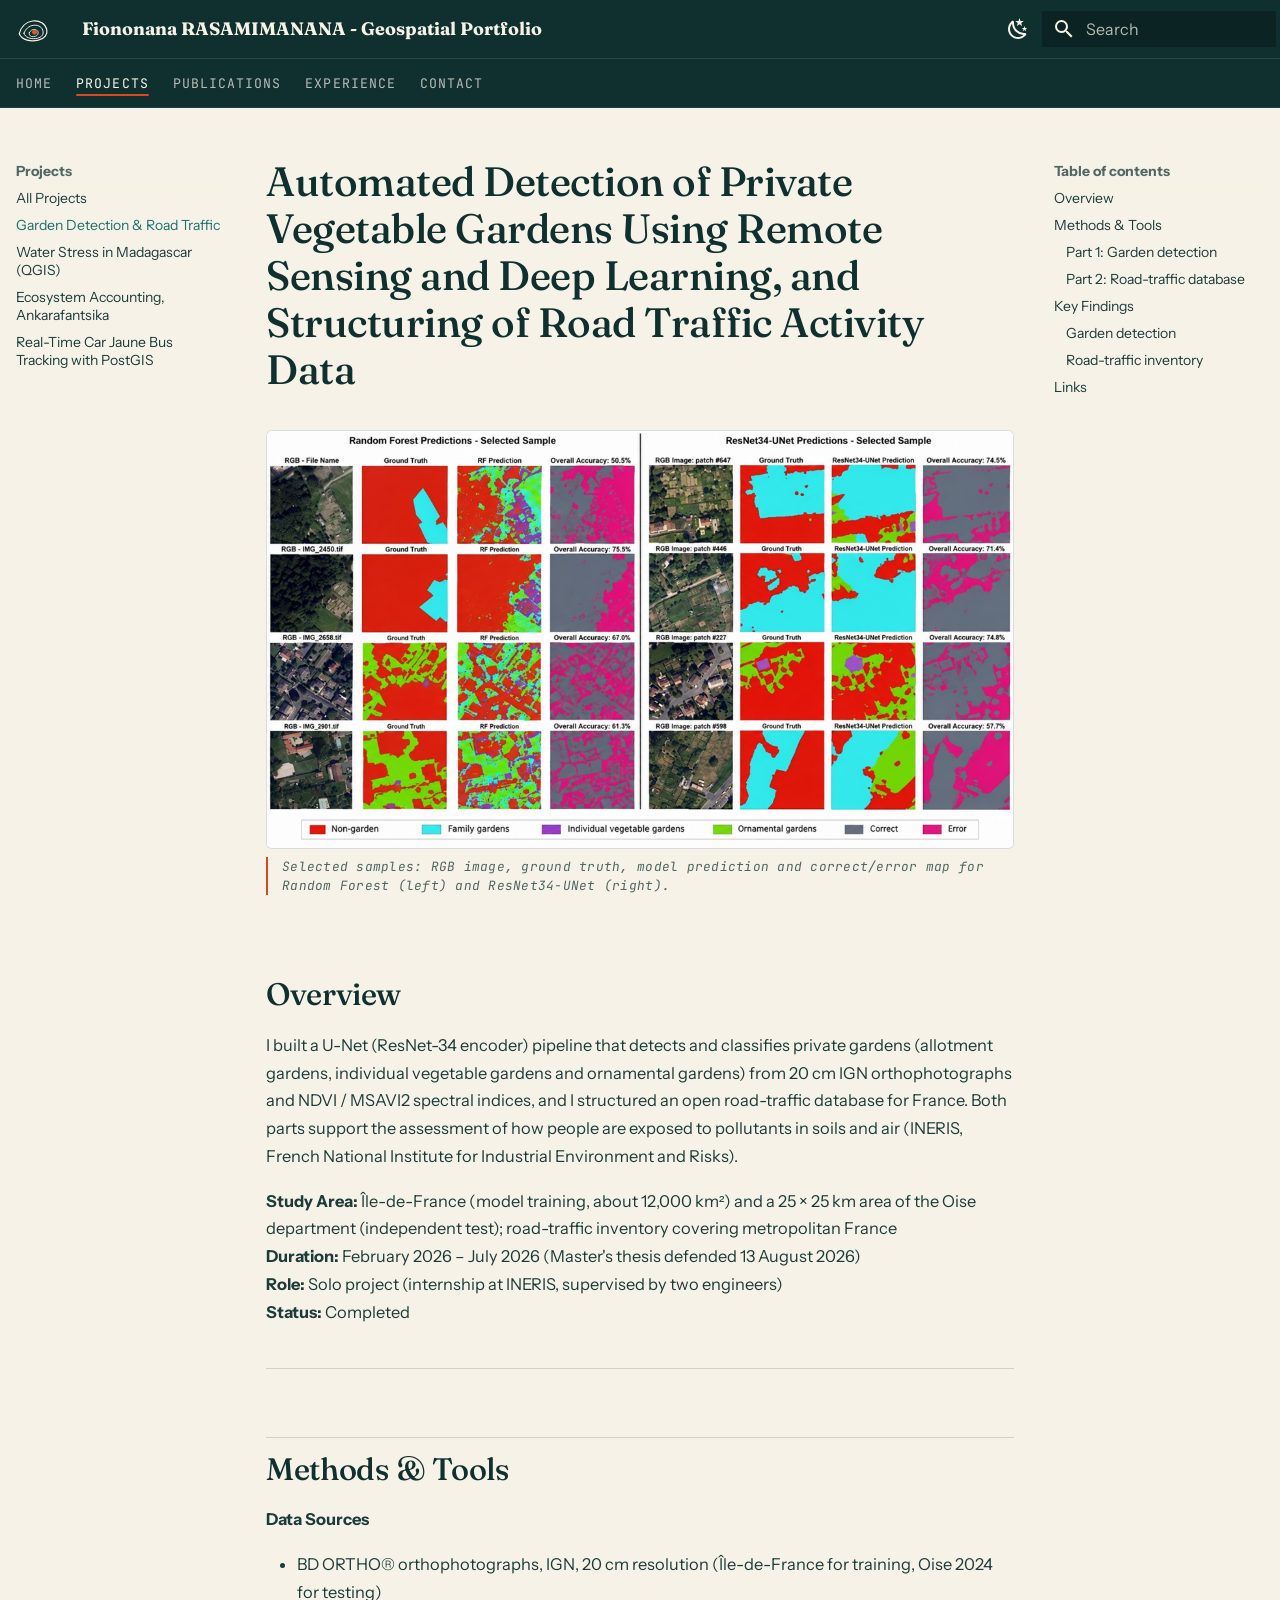
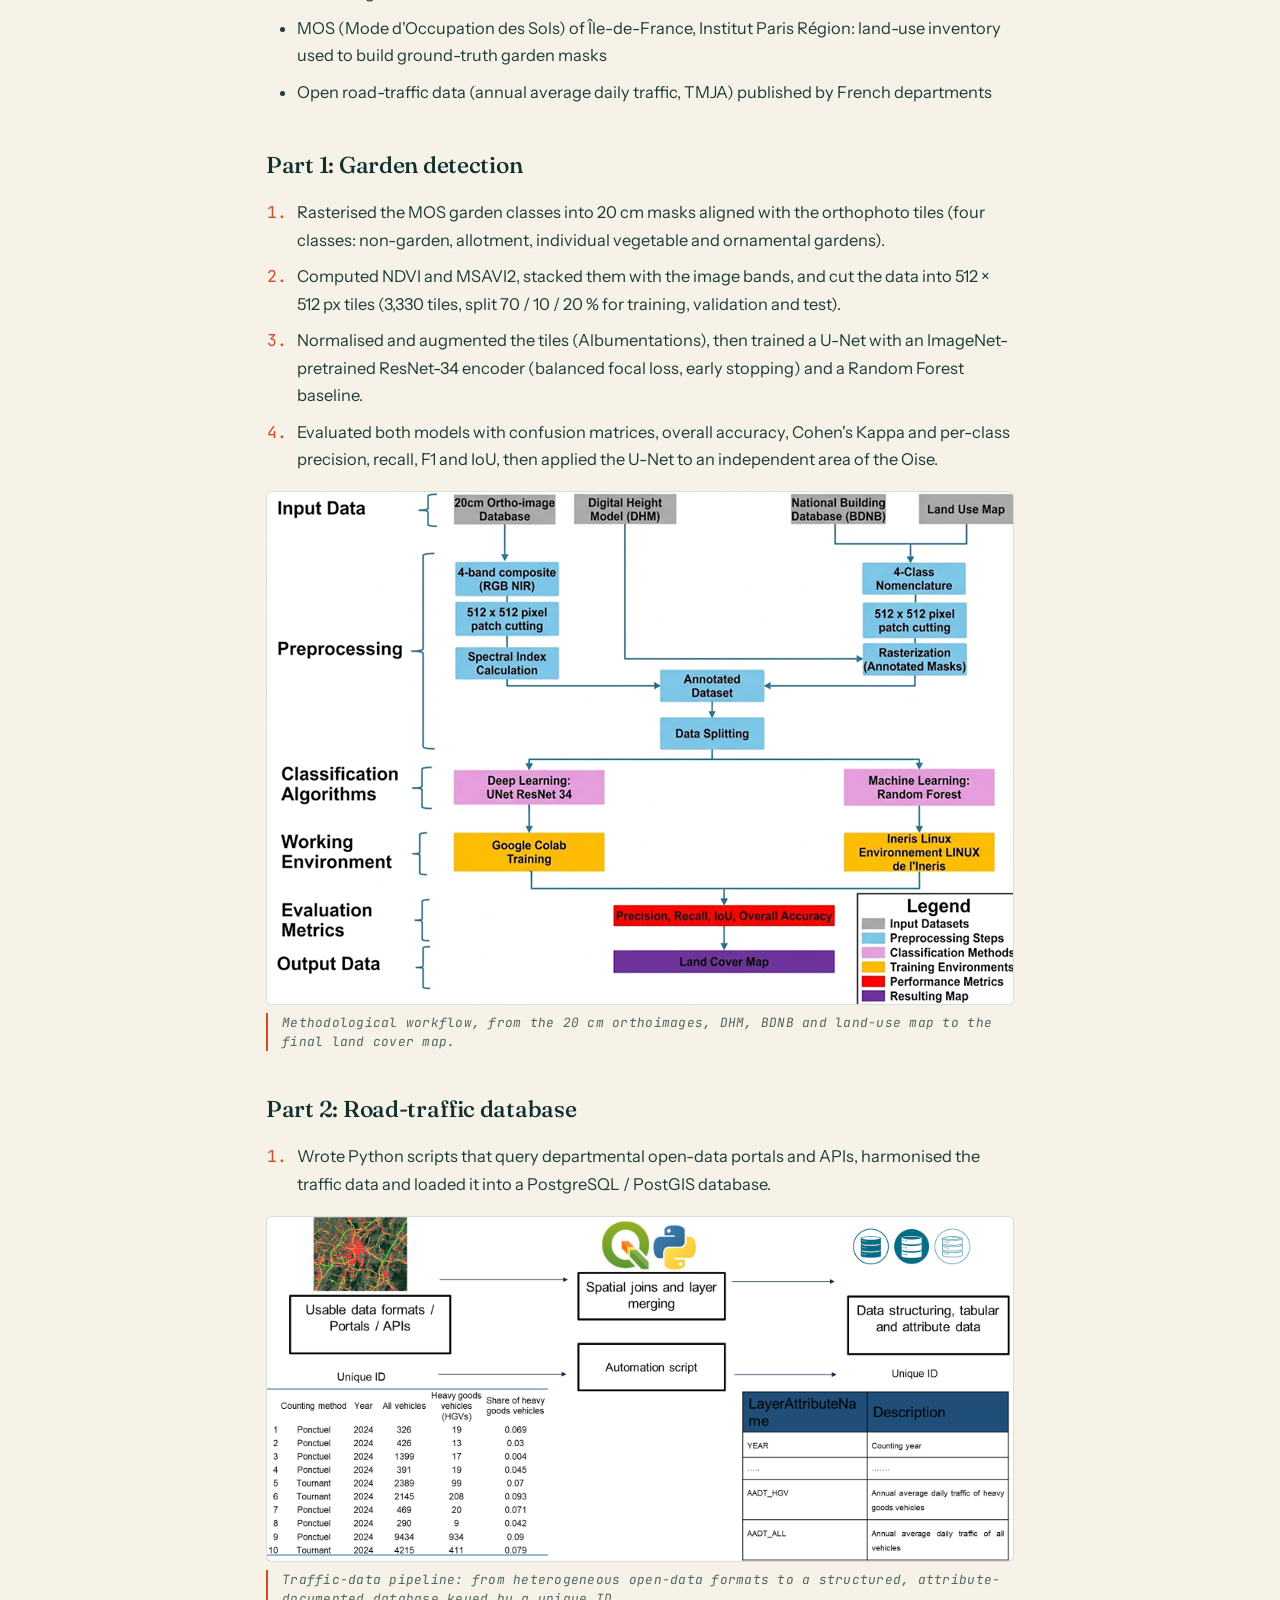
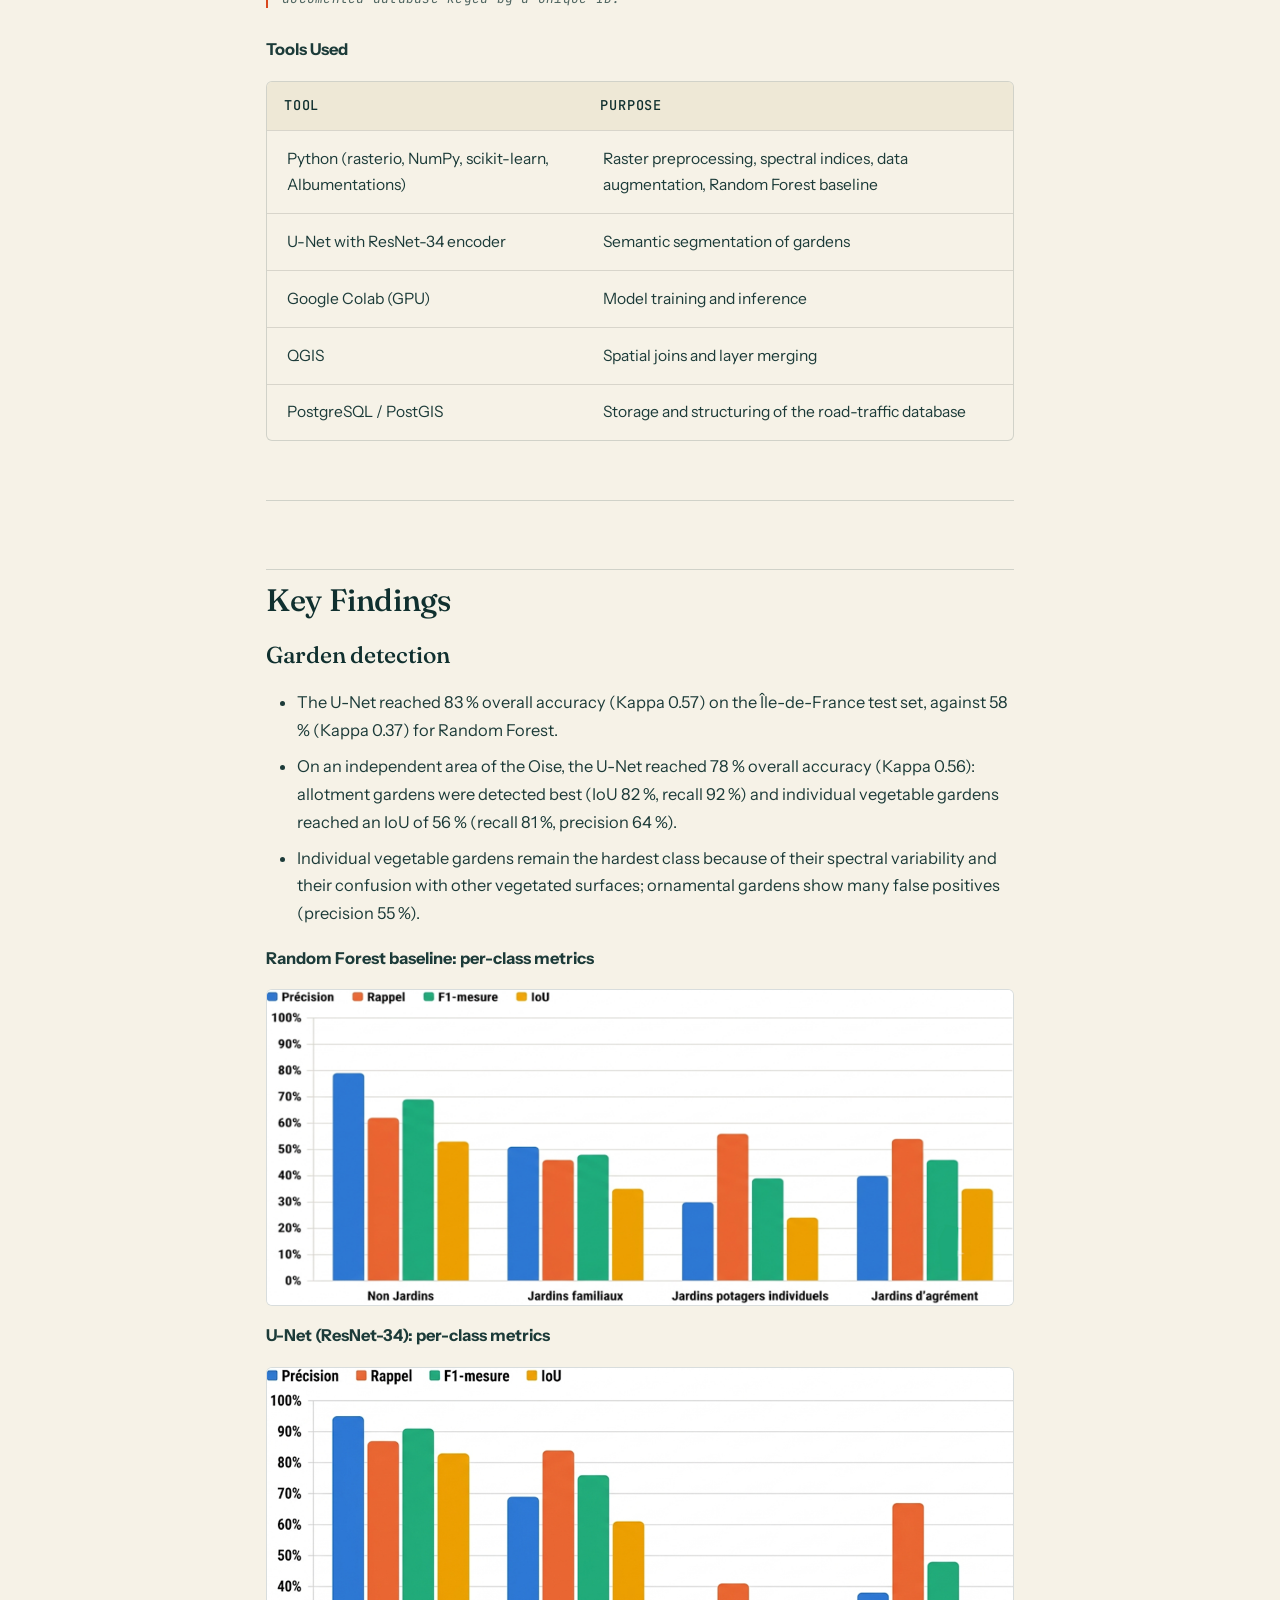
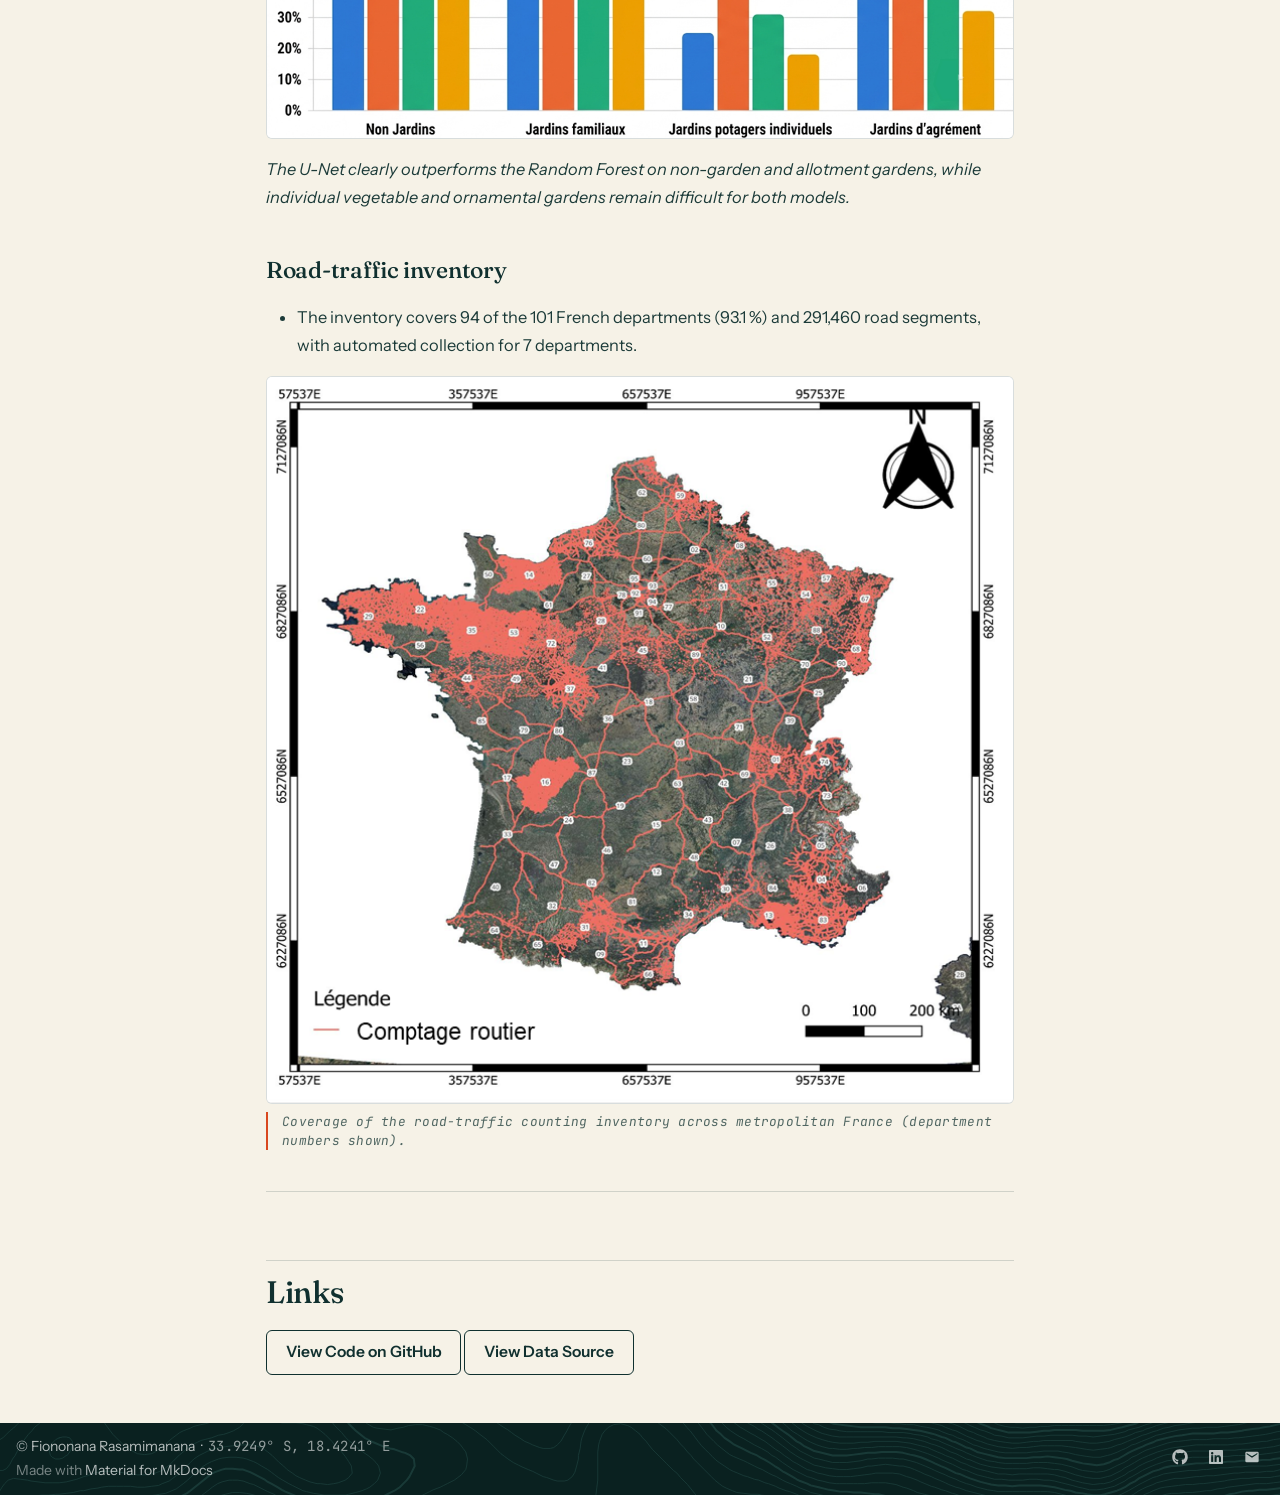
<file: projects/sample-project/index.html>
<!doctype html>
<html lang="en" class="no-js">
  <head>
    
      <meta charset="utf-8">
      <meta name="viewport" content="width=device-width,initial-scale=1">
      
        <meta name="description" content="Portfolio of Fiononana RASAMIMANANA — GIS, Remote Sensing, and Spatial Data Science">
      
      
        <meta name="author" content="Fiononana RASAMIMANANA">
      
      
        <link rel="canonical" href="https://fy0500.github.io/projects/sample-project/">
      
      
        <link rel="prev" href="../">
      
      
        <link rel="next" href="../water-stress-madagascar/">
      
      
        
      
      
      <link rel="icon" href="../../assets/images/favicon.svg">
      <meta name="generator" content="mkdocs-1.6.1, mkdocs-material-9.8.0">
    
    
      
        <title>Garden Detection & Road Traffic - Fiononana RASAMIMANANA - Geospatial Portfolio</title>
      
    
    
      <link rel="stylesheet" href="../../assets/stylesheets/main.57a0d79d.min.css">
      
        
        <link rel="stylesheet" href="../../assets/stylesheets/palette.fb2fffe2.min.css">
      
      


    
    
      
    
    
      
    
    
      <link rel="stylesheet" href="https://fonts.googleapis.com/css2?family=Fraunces:ital,opsz,wght@0,9..144,400..700;1,9..144,400..700&family=Instrument+Sans:ital,wght@0,400..700;1,400..700&family=JetBrains+Mono:wght@400;500&family=Caveat:wght@500&display=swap">
    
      <link rel="stylesheet" href="../../assets/vendor/leaflet/leaflet.css">
    
      <link rel="stylesheet" href="../../assets/css/extra.css">
    
    <script>__md_scope=new URL("../..",location),__md_hash=e=>[...e].reduce(((e,_)=>(e<<5)-e+_.charCodeAt(0)),0),__md_get=(e,_=localStorage,t=__md_scope)=>JSON.parse(_.getItem(t.pathname+"."+e)),__md_set=(e,_,t=localStorage,a=__md_scope)=>{try{t.setItem(a.pathname+"."+e,JSON.stringify(_))}catch(e){}}</script>
    
      

    
    
  </head>
  
  
    
    
      
    
    
    
    
    <body dir="ltr" data-md-color-scheme="default" data-md-color-primary="custom" data-md-color-accent="custom">
  
    
    <input class="md-toggle" data-md-toggle="drawer" type="checkbox" id="__drawer" autocomplete="off">
    <input class="md-toggle" data-md-toggle="search" type="checkbox" id="__search" autocomplete="off">
    <label class="md-overlay" for="__drawer"></label>
    <div data-md-component="skip">
      
        
        <a href="#automated-detection-of-private-vegetable-gardens-using-remote-sensing-and-deep-learning-and-structuring-of-road-traffic-activity-data" class="md-skip">
          Skip to content
        </a>
      
    </div>
    <div data-md-component="announce">
      
    </div>
    
    
      

<header class="md-header" data-md-component="header">
  <nav class="md-header__inner md-grid" aria-label="Header">
    <a href="../.." title="Fiononana RASAMIMANANA - Geospatial Portfolio" class="md-header__button md-logo" aria-label="Fiononana RASAMIMANANA - Geospatial Portfolio" data-md-component="logo">
      
  <img src="../../assets/images/logo.svg" alt="logo">

    </a>
    <label class="md-header__button md-icon" for="__drawer">
      
      <svg xmlns="http://www.w3.org/2000/svg" viewBox="0 0 24 24"><path d="M3 6h18v2H3zm0 5h18v2H3zm0 5h18v2H3z"/></svg>
    </label>
    <div class="md-header__title" data-md-component="header-title">
      <div class="md-header__ellipsis">
        <div class="md-header__topic">
          <span class="md-ellipsis">
            Fiononana RASAMIMANANA - Geospatial Portfolio
          </span>
        </div>
        <div class="md-header__topic" data-md-component="header-topic">
          <span class="md-ellipsis">
            
              Garden Detection & Road Traffic
            
          </span>
        </div>
      </div>
    </div>
    
      
        <form class="md-header__option" data-md-component="palette">
  
    
    
    
    <input class="md-option" data-md-color-media="" data-md-color-scheme="default" data-md-color-primary="custom" data-md-color-accent="custom"  aria-label="Switch to dark mode"  type="radio" name="__palette" id="__palette_0">
    
      <label class="md-header__button md-icon" title="Switch to dark mode" for="__palette_1" hidden>
        <svg xmlns="http://www.w3.org/2000/svg" viewBox="0 0 24 24"><path d="m17.75 4.09-2.53 1.94.91 3.06-2.63-1.81-2.63 1.81.91-3.06-2.53-1.94L12.44 4l1.06-3 1.06 3zm3.5 6.91-1.64 1.25.59 1.98-1.7-1.17-1.7 1.17.59-1.98L15.75 11l2.06-.05L18.5 9l.69 1.95zm-2.28 4.95c.83-.08 1.72 1.1 1.19 1.85-.32.45-.66.87-1.08 1.27C15.17 23 8.84 23 4.94 19.07c-3.91-3.9-3.91-10.24 0-14.14.4-.4.82-.76 1.27-1.08.75-.53 1.93.36 1.85 1.19-.27 2.86.69 5.83 2.89 8.02a9.96 9.96 0 0 0 8.02 2.89m-1.64 2.02a12.08 12.08 0 0 1-7.8-3.47c-2.17-2.19-3.33-5-3.49-7.82-2.81 3.14-2.7 7.96.31 10.98 3.02 3.01 7.84 3.12 10.98.31"/></svg>
      </label>
    
  
    
    
    
    <input class="md-option" data-md-color-media="" data-md-color-scheme="slate" data-md-color-primary="custom" data-md-color-accent="custom"  aria-label="Switch to light mode"  type="radio" name="__palette" id="__palette_1">
    
      <label class="md-header__button md-icon" title="Switch to light mode" for="__palette_0" hidden>
        <svg xmlns="http://www.w3.org/2000/svg" viewBox="0 0 24 24"><path d="M12 7a5 5 0 0 1 5 5 5 5 0 0 1-5 5 5 5 0 0 1-5-5 5 5 0 0 1 5-5m0 2a3 3 0 0 0-3 3 3 3 0 0 0 3 3 3 3 0 0 0 3-3 3 3 0 0 0-3-3m0-7 2.39 3.42C13.65 5.15 12.84 5 12 5s-1.65.15-2.39.42zM3.34 7l4.16-.35A7.2 7.2 0 0 0 5.94 8.5c-.44.74-.69 1.5-.83 2.29zm.02 10 1.76-3.77a7.131 7.131 0 0 0 2.38 4.14zM20.65 7l-1.77 3.79a7.02 7.02 0 0 0-2.38-4.15zm-.01 10-4.14.36c.59-.51 1.12-1.14 1.54-1.86.42-.73.69-1.5.83-2.29zM12 22l-2.41-3.44c.74.27 1.55.44 2.41.44.82 0 1.63-.17 2.37-.44z"/></svg>
      </label>
    
  
</form>
      
    
    
      <script>var palette=__md_get("__palette");if(palette&&palette.color){if("(prefers-color-scheme)"===palette.color.media){var media=matchMedia("(prefers-color-scheme: light)"),input=document.querySelector(media.matches?"[data-md-color-media='(prefers-color-scheme: light)']":"[data-md-color-media='(prefers-color-scheme: dark)']");palette.color.media=input.getAttribute("data-md-color-media"),palette.color.scheme=input.getAttribute("data-md-color-scheme"),palette.color.primary=input.getAttribute("data-md-color-primary"),palette.color.accent=input.getAttribute("data-md-color-accent")}for(var[key,value]of Object.entries(palette.color))document.body.setAttribute("data-md-color-"+key,value)}</script>
    
    
    
      
      
        <label class="md-header__button md-icon" for="__search">
          
          <svg xmlns="http://www.w3.org/2000/svg" viewBox="0 0 24 24"><path d="M9.5 3A6.5 6.5 0 0 1 16 9.5c0 1.61-.59 3.09-1.56 4.23l.27.27h.79l5 5-1.5 1.5-5-5v-.79l-.27-.27A6.52 6.52 0 0 1 9.5 16 6.5 6.5 0 0 1 3 9.5 6.5 6.5 0 0 1 9.5 3m0 2C7 5 5 7 5 9.5S7 14 9.5 14 14 12 14 9.5 12 5 9.5 5"/></svg>
        </label>
        <div class="md-search" data-md-component="search" role="dialog">
  <label class="md-search__overlay" for="__search"></label>
  <div class="md-search__inner" role="search">
    <form class="md-search__form" name="search">
      <input type="text" class="md-search__input" name="query" aria-label="Search" placeholder="Search" autocapitalize="off" autocorrect="off" autocomplete="off" spellcheck="false" data-md-component="search-query" required>
      <label class="md-search__icon md-icon" for="__search">
        
        <svg xmlns="http://www.w3.org/2000/svg" viewBox="0 0 24 24"><path d="M9.5 3A6.5 6.5 0 0 1 16 9.5c0 1.61-.59 3.09-1.56 4.23l.27.27h.79l5 5-1.5 1.5-5-5v-.79l-.27-.27A6.52 6.52 0 0 1 9.5 16 6.5 6.5 0 0 1 3 9.5 6.5 6.5 0 0 1 9.5 3m0 2C7 5 5 7 5 9.5S7 14 9.5 14 14 12 14 9.5 12 5 9.5 5"/></svg>
        
        <svg xmlns="http://www.w3.org/2000/svg" viewBox="0 0 24 24"><path d="M20 11v2H8l5.5 5.5-1.42 1.42L4.16 12l7.92-7.92L13.5 5.5 8 11z"/></svg>
      </label>
      <nav class="md-search__options" aria-label="Search">
        
        <button type="reset" class="md-search__icon md-icon" title="Clear" aria-label="Clear" tabindex="-1">
          
          <svg xmlns="http://www.w3.org/2000/svg" viewBox="0 0 24 24"><path d="M19 6.41 17.59 5 12 10.59 6.41 5 5 6.41 10.59 12 5 17.59 6.41 19 12 13.41 17.59 19 19 17.59 13.41 12z"/></svg>
        </button>
      </nav>
      
    </form>
    <div class="md-search__output">
      <div class="md-search__scrollwrap" tabindex="0" data-md-scrollfix>
        <div class="md-search-result" data-md-component="search-result">
          <div class="md-search-result__meta">
            Initializing search
          </div>
          <ol class="md-search-result__list" role="presentation"></ol>
        </div>
      </div>
    </div>
  </div>
</div>
      
    
    
  </nav>
  
</header>
    
    <div class="md-container" data-md-component="container">
      
      
        
          
            
<nav class="md-tabs" aria-label="Tabs" data-md-component="tabs">
  <div class="md-grid">
    <ul class="md-tabs__list">
      
        
  
  
  
  
    <li class="md-tabs__item">
      <a href="../.." class="md-tabs__link">
        
  
  
    
  
  Home

      </a>
    </li>
  

      
        
  
  
  
    
  
  
    
    
      <li class="md-tabs__item md-tabs__item--active">
        <a href="../" class="md-tabs__link">
          
  
  
  Projects

        </a>
      </li>
    
  

      
        
  
  
  
  
    <li class="md-tabs__item">
      <a href="../../publications/" class="md-tabs__link">
        
  
  
    
  
  Publications

      </a>
    </li>
  

      
        
  
  
  
  
    <li class="md-tabs__item">
      <a href="../../experience/" class="md-tabs__link">
        
  
  
    
  
  Experience

      </a>
    </li>
  

      
        
  
  
  
  
    <li class="md-tabs__item">
      <a href="../../contact/" class="md-tabs__link">
        
  
  
    
  
  Contact

      </a>
    </li>
  

      
    </ul>
  </div>
</nav>
          
        
      
      <main class="md-main" data-md-component="main">
        <div class="md-main__inner md-grid">
          
            
              
              <div class="md-sidebar md-sidebar--primary" data-md-component="sidebar" data-md-type="navigation" >
                <div class="md-sidebar__scrollwrap">
                  <div class="md-sidebar__inner">
                    


  


<nav class="md-nav md-nav--primary md-nav--lifted" aria-label="Navigation" data-md-level="0">
  <label class="md-nav__title" for="__drawer">
    <a href="../.." title="Fiononana RASAMIMANANA - Geospatial Portfolio" class="md-nav__button md-logo" aria-label="Fiononana RASAMIMANANA - Geospatial Portfolio" data-md-component="logo">
      
  <img src="../../assets/images/logo.svg" alt="logo">

    </a>
    Fiononana RASAMIMANANA - Geospatial Portfolio
  </label>
  
  <ul class="md-nav__list" data-md-scrollfix>
    
      
      
  
  
  
  
    <li class="md-nav__item">
      <a href="../.." class="md-nav__link">
        
  
  
  <span class="md-ellipsis">
    
  
    Home
  

    
  </span>
  
  

      </a>
    </li>
  

    
      
      
  
  
    
  
  
  
    
    
    
    
      
        
        
      
      
    
    
    <li class="md-nav__item md-nav__item--active md-nav__item--section md-nav__item--nested">
      
        
        
        <input class="md-nav__toggle md-toggle " type="checkbox" id="__nav_2" checked>
        
          
          <label class="md-nav__link" for="__nav_2" id="__nav_2_label" tabindex="">
            
  
  
  <span class="md-ellipsis">
    
  
    Projects
  

    
  </span>
  
  

            <span class="md-nav__icon md-icon"></span>
          </label>
        
        <nav class="md-nav" data-md-level="1" aria-labelledby="__nav_2_label" aria-expanded="true">
          <label class="md-nav__title" for="__nav_2">
            <span class="md-nav__icon md-icon"></span>
            
  
    Projects
  

          </label>
          <ul class="md-nav__list" data-md-scrollfix>
            
              
                
  
  
  
  
    <li class="md-nav__item">
      <a href="../" class="md-nav__link">
        
  
  
  <span class="md-ellipsis">
    
  
    All Projects
  

    
  </span>
  
  

      </a>
    </li>
  

              
            
              
                
  
  
    
  
  
  
    <li class="md-nav__item md-nav__item--active">
      
      <input class="md-nav__toggle md-toggle" type="checkbox" id="__toc">
      
      
        
      
      
        <label class="md-nav__link md-nav__link--active" for="__toc">
          
  
  
  <span class="md-ellipsis">
    
  
    Garden Detection & Road Traffic
  

    
  </span>
  
  

          <span class="md-nav__icon md-icon"></span>
        </label>
      
      <a href="./" class="md-nav__link md-nav__link--active">
        
  
  
  <span class="md-ellipsis">
    
  
    Garden Detection & Road Traffic
  

    
  </span>
  
  

      </a>
      
        

<nav class="md-nav md-nav--secondary" aria-label="Table of contents">
  
  
  
    
  
  
    <label class="md-nav__title" for="__toc">
      <span class="md-nav__icon md-icon"></span>
      Table of contents
    </label>
    <ul class="md-nav__list" data-md-component="toc" data-md-scrollfix>
      
        <li class="md-nav__item">
  <a href="#overview" class="md-nav__link">
    <span class="md-ellipsis">
      
        Overview
      
    </span>
  </a>
  
</li>
      
        <li class="md-nav__item">
  <a href="#methods-tools" class="md-nav__link">
    <span class="md-ellipsis">
      
        Methods &amp; Tools
      
    </span>
  </a>
  
    <nav class="md-nav" aria-label="Methods &amp; Tools">
      <ul class="md-nav__list">
        
          <li class="md-nav__item">
  <a href="#part-1-garden-detection" class="md-nav__link">
    <span class="md-ellipsis">
      
        Part 1: Garden detection
      
    </span>
  </a>
  
</li>
        
          <li class="md-nav__item">
  <a href="#part-2-road-traffic-database" class="md-nav__link">
    <span class="md-ellipsis">
      
        Part 2: Road-traffic database
      
    </span>
  </a>
  
</li>
        
      </ul>
    </nav>
  
</li>
      
        <li class="md-nav__item">
  <a href="#key-findings" class="md-nav__link">
    <span class="md-ellipsis">
      
        Key Findings
      
    </span>
  </a>
  
    <nav class="md-nav" aria-label="Key Findings">
      <ul class="md-nav__list">
        
          <li class="md-nav__item">
  <a href="#garden-detection" class="md-nav__link">
    <span class="md-ellipsis">
      
        Garden detection
      
    </span>
  </a>
  
</li>
        
          <li class="md-nav__item">
  <a href="#road-traffic-inventory" class="md-nav__link">
    <span class="md-ellipsis">
      
        Road-traffic inventory
      
    </span>
  </a>
  
</li>
        
      </ul>
    </nav>
  
</li>
      
        <li class="md-nav__item">
  <a href="#links" class="md-nav__link">
    <span class="md-ellipsis">
      
        Links
      
    </span>
  </a>
  
</li>
      
    </ul>
  
</nav>
      
    </li>
  

              
            
              
                
  
  
  
  
    <li class="md-nav__item">
      <a href="../water-stress-madagascar/" class="md-nav__link">
        
  
  
  <span class="md-ellipsis">
    
  
    Water Stress in Madagascar (QGIS)
  

    
  </span>
  
  

      </a>
    </li>
  

              
            
              
                
  
  
  
  
    <li class="md-nav__item">
      <a href="../ecosystem-accounting-ankarafantsika/" class="md-nav__link">
        
  
  
  <span class="md-ellipsis">
    
  
    Ecosystem Accounting, Ankarafantsika
  

    
  </span>
  
  

      </a>
    </li>
  

              
            
              
                
  
  
  
  
    <li class="md-nav__item">
      <a href="../PostGIS_en/" class="md-nav__link">
        
  
  
  <span class="md-ellipsis">
    
  
    Real-Time Car Jaune Bus Tracking with PostGIS
  

    
  </span>
  
  

      </a>
    </li>
  

              
            
          </ul>
        </nav>
      
    </li>
  

    
      
      
  
  
  
  
    <li class="md-nav__item">
      <a href="../../publications/" class="md-nav__link">
        
  
  
  <span class="md-ellipsis">
    
  
    Publications
  

    
  </span>
  
  

      </a>
    </li>
  

    
      
      
  
  
  
  
    <li class="md-nav__item">
      <a href="../../experience/" class="md-nav__link">
        
  
  
  <span class="md-ellipsis">
    
  
    Experience
  

    
  </span>
  
  

      </a>
    </li>
  

    
      
      
  
  
  
  
    <li class="md-nav__item">
      <a href="../../contact/" class="md-nav__link">
        
  
  
  <span class="md-ellipsis">
    
  
    Contact
  

    
  </span>
  
  

      </a>
    </li>
  

    
  </ul>
</nav>
                  </div>
                </div>
              </div>
            
            
              
              <div class="md-sidebar md-sidebar--secondary" data-md-component="sidebar" data-md-type="toc" >
                <div class="md-sidebar__scrollwrap">
                  <div class="md-sidebar__inner">
                    

<nav class="md-nav md-nav--secondary" aria-label="Table of contents">
  
  
  
    
  
  
    <label class="md-nav__title" for="__toc">
      <span class="md-nav__icon md-icon"></span>
      Table of contents
    </label>
    <ul class="md-nav__list" data-md-component="toc" data-md-scrollfix>
      
        <li class="md-nav__item">
  <a href="#overview" class="md-nav__link">
    <span class="md-ellipsis">
      
        Overview
      
    </span>
  </a>
  
</li>
      
        <li class="md-nav__item">
  <a href="#methods-tools" class="md-nav__link">
    <span class="md-ellipsis">
      
        Methods &amp; Tools
      
    </span>
  </a>
  
    <nav class="md-nav" aria-label="Methods &amp; Tools">
      <ul class="md-nav__list">
        
          <li class="md-nav__item">
  <a href="#part-1-garden-detection" class="md-nav__link">
    <span class="md-ellipsis">
      
        Part 1: Garden detection
      
    </span>
  </a>
  
</li>
        
          <li class="md-nav__item">
  <a href="#part-2-road-traffic-database" class="md-nav__link">
    <span class="md-ellipsis">
      
        Part 2: Road-traffic database
      
    </span>
  </a>
  
</li>
        
      </ul>
    </nav>
  
</li>
      
        <li class="md-nav__item">
  <a href="#key-findings" class="md-nav__link">
    <span class="md-ellipsis">
      
        Key Findings
      
    </span>
  </a>
  
    <nav class="md-nav" aria-label="Key Findings">
      <ul class="md-nav__list">
        
          <li class="md-nav__item">
  <a href="#garden-detection" class="md-nav__link">
    <span class="md-ellipsis">
      
        Garden detection
      
    </span>
  </a>
  
</li>
        
          <li class="md-nav__item">
  <a href="#road-traffic-inventory" class="md-nav__link">
    <span class="md-ellipsis">
      
        Road-traffic inventory
      
    </span>
  </a>
  
</li>
        
      </ul>
    </nav>
  
</li>
      
        <li class="md-nav__item">
  <a href="#links" class="md-nav__link">
    <span class="md-ellipsis">
      
        Links
      
    </span>
  </a>
  
</li>
      
    </ul>
  
</nav>
                  </div>
                </div>
              </div>
            
          
          
            <div class="md-content" data-md-component="content">
              
              <article class="md-content__inner md-typeset">
                
                  



<h1 id="automated-detection-of-private-vegetable-gardens-using-remote-sensing-and-deep-learning-and-structuring-of-road-traffic-activity-data">Automated Detection of Private Vegetable Gardens Using Remote Sensing and Deep Learning, and Structuring of Road Traffic Activity Data</h1>
<p><img alt="Side-by-side predictions of Random Forest and ResNet34-UNet on selected patches, with ground truth and error maps" src="../../assets/images/garden-predictions-rf-vs-unet.png" />
<em>Selected samples: RGB image, ground truth, model prediction and correct/error map for Random Forest (left) and ResNet34-UNet (right).</em></p>
<h2 id="overview">Overview</h2>
<p>I built a U-Net (ResNet-34 encoder) pipeline that detects and classifies private gardens (allotment gardens, individual vegetable gardens and ornamental gardens) from 20 cm IGN orthophotographs and NDVI / MSAVI2 spectral indices, and I structured an open road-traffic database for France. Both parts support the assessment of how people are exposed to pollutants in soils and air (INERIS, French National Institute for Industrial Environment and Risks).</p>
<p><strong>Study Area:</strong> Île-de-France (model training, about 12,000 km²) and a 25 × 25 km area of the Oise department (independent test); road-traffic inventory covering metropolitan France<br />
<strong>Duration:</strong> February 2026 – July 2026 (Master's thesis defended 13 August 2026)<br />
<strong>Role:</strong> Solo project (internship at INERIS, supervised by two engineers)<br />
<strong>Status:</strong> Completed</p>
<hr />
<h2 id="methods-tools">Methods &amp; Tools</h2>
<p><strong>Data Sources</strong></p>
<ul>
<li>BD ORTHO® orthophotographs, IGN, 20 cm resolution (Île-de-France for training, Oise 2024 for testing)</li>
<li>MOS (Mode d'Occupation des Sols) of Île-de-France, Institut Paris Région: land-use inventory used to build ground-truth garden masks</li>
<li>Open road-traffic data (annual average daily traffic, TMJA) published by French departments</li>
</ul>
<h3 id="part-1-garden-detection">Part 1: Garden detection</h3>
<ol>
<li>Rasterised the MOS garden classes into 20 cm masks aligned with the orthophoto tiles (four classes: non-garden, allotment, individual vegetable and ornamental gardens).</li>
<li>Computed NDVI and MSAVI2, stacked them with the image bands, and cut the data into 512 × 512 px tiles (3,330 tiles, split 70 / 10 / 20 % for training, validation and test).</li>
<li>Normalised and augmented the tiles (Albumentations), then trained a U-Net with an ImageNet-pretrained ResNet-34 encoder (balanced focal loss, early stopping) and a Random Forest baseline.</li>
<li>Evaluated both models with confusion matrices, overall accuracy, Cohen's Kappa and per-class precision, recall, F1 and IoU, then applied the U-Net to an independent area of the Oise.</li>
</ol>
<p><img alt="Methodological workflow: input data, preprocessing, classification algorithms, working environment, evaluation metrics and output land cover map" src="../../assets/images/garden-workflow.png" />
<em>Methodological workflow, from the 20 cm orthoimages, DHM, BDNB and land-use map to the final land cover map.</em></p>
<h3 id="part-2-road-traffic-database">Part 2: Road-traffic database</h3>
<ol>
<li>Wrote Python scripts that query departmental open-data portals and APIs, harmonised the traffic data and loaded it into a PostgreSQL / PostGIS database.</li>
</ol>
<p><img alt="Pipeline for structuring road-traffic data: open data portals and APIs, spatial joins and layer merging with QGIS and Python, automation script, and structured tabular attribute data in a database" src="../../assets/images/traffic-data-pipeline.png" />
<em>Traffic-data pipeline: from heterogeneous open-data formats to a structured, attribute-documented database keyed by a unique ID.</em></p>
<p><strong>Tools Used</strong></p>
<table>
<thead>
<tr>
<th>Tool</th>
<th>Purpose</th>
</tr>
</thead>
<tbody>
<tr>
<td>Python (rasterio, NumPy, scikit-learn, Albumentations)</td>
<td>Raster preprocessing, spectral indices, data augmentation, Random Forest baseline</td>
</tr>
<tr>
<td>U-Net with ResNet-34 encoder</td>
<td>Semantic segmentation of gardens</td>
</tr>
<tr>
<td>Google Colab (GPU)</td>
<td>Model training and inference</td>
</tr>
<tr>
<td>QGIS</td>
<td>Spatial joins and layer merging</td>
</tr>
<tr>
<td>PostgreSQL / PostGIS</td>
<td>Storage and structuring of the road-traffic database</td>
</tr>
</tbody>
</table>
<hr />
<h2 id="key-findings">Key Findings</h2>
<h3 id="garden-detection">Garden detection</h3>
<ul>
<li>The U-Net reached 83 % overall accuracy (Kappa 0.57) on the Île-de-France test set, against 58 % (Kappa 0.37) for Random Forest.</li>
<li>On an independent area of the Oise, the U-Net reached 78 % overall accuracy (Kappa 0.56): allotment gardens were detected best (IoU 82 %, recall 92 %) and individual vegetable gardens reached an IoU of 56 % (recall 81 %, precision 64 %).</li>
<li>Individual vegetable gardens remain the hardest class because of their spectral variability and their confusion with other vegetated surfaces; ornamental gardens show many false positives (precision 55 %).</li>
</ul>
<p><strong>Random Forest baseline: per-class metrics</strong></p>
<p><img alt="Random Forest per-class precision, recall, F1-score and IoU for non-garden, allotment gardens, individual vegetable gardens and ornamental gardens" src="../../assets/images/rf-per-class-metrics.png" /></p>
<p><strong>U-Net (ResNet-34): per-class metrics</strong></p>
<p><img alt="U-Net per-class precision, recall, F1-score and IoU for non-garden, allotment gardens, individual vegetable gardens and ornamental gardens" src="../../assets/images/unet-per-class-metrics.png" /></p>
<p><em>The U-Net clearly outperforms the Random Forest on non-garden and allotment gardens, while individual vegetable and ornamental gardens remain difficult for both models.</em></p>
<h3 id="road-traffic-inventory">Road-traffic inventory</h3>
<ul>
<li>The inventory covers 94 of the 101 French departments (93.1 %) and 291,460 road segments, with automated collection for 7 departments.</li>
</ul>
<p><img alt="Map of metropolitan France showing the road-traffic counting data collected, by department" src="../../assets/images/road-traffic-coverage-map.png" />
<em>Coverage of the road-traffic counting inventory across metropolitan France (department numbers shown).</em></p>
<hr />
<h2 id="links">Links</h2>
<p><a class="md-button" href="https://github.com/fy0500/My-work">View Code on GitHub</a>
<a class="md-button" href="https://geoservices.ign.fr/bdortho">View Data Source</a></p>












                
              </article>
            </div>
          
          
<script>var target=document.getElementById(location.hash.slice(1));target&&target.name&&(target.checked=target.name.startsWith("__tabbed_"))</script>
        </div>
        
          <button type="button" class="md-top md-icon" data-md-component="top" hidden>
  
  <svg xmlns="http://www.w3.org/2000/svg" viewBox="0 0 24 24"><path d="M13 20h-2V8l-5.5 5.5-1.42-1.42L12 4.16l7.92 7.92-1.42 1.42L13 8z"/></svg>
  Back to top
</button>
        
      </main>
      
        <footer class="md-footer">
  
  <div class="md-footer-meta md-typeset">
    <div class="md-footer-meta__inner md-grid">
      <div class="md-copyright">
  
    <div class="md-copyright__highlight">
      &copy; Fiononana Rasamimanana &nbsp;·&nbsp; <span class="coords">33.9249° S, 18.4241° E</span>
    </div>
  
  
    Made with
    <a href="https://squidfunk.github.io/mkdocs-material/" target="_blank" rel="noopener">
      Material for MkDocs
    </a>
  
</div>
      
        
<div class="md-social">
  
    
    
    
    
      
      
    
    <a href="https://github.com/fy0500" target="_blank" rel="noopener" title="github.com" class="md-social__link">
      <svg xmlns="http://www.w3.org/2000/svg" viewBox="0 0 512 512"><!--! Font Awesome Free 7.1.0 by @fontawesome - https://fontawesome.com License - https://fontawesome.com/license/free (Icons: CC BY 4.0, Fonts: SIL OFL 1.1, Code: MIT License) Copyright 2025 Fonticons, Inc.--><path d="M173.9 397.4c0 2-2.3 3.6-5.2 3.6-3.3.3-5.6-1.3-5.6-3.6 0-2 2.3-3.6 5.2-3.6 3-.3 5.6 1.3 5.6 3.6m-31.1-4.5c-.7 2 1.3 4.3 4.3 4.9 2.6 1 5.6 0 6.2-2s-1.3-4.3-4.3-5.2c-2.6-.7-5.5.3-6.2 2.3m44.2-1.7c-2.9.7-4.9 2.6-4.6 4.9.3 2 2.9 3.3 5.9 2.6 2.9-.7 4.9-2.6 4.6-4.6-.3-1.9-3-3.2-5.9-2.9M252.8 8C114.1 8 8 113.3 8 252c0 110.9 69.8 205.8 169.5 239.2 12.8 2.3 17.3-5.6 17.3-12.1 0-6.2-.3-40.4-.3-61.4 0 0-70 15-84.7-29.8 0 0-11.4-29.1-27.8-36.6 0 0-22.9-15.7 1.6-15.4 0 0 24.9 2 38.6 25.8 21.9 38.6 58.6 27.5 72.9 20.9 2.3-16 8.8-27.1 16-33.7-55.9-6.2-112.3-14.3-112.3-110.5 0-27.5 7.6-41.3 23.6-58.9-2.6-6.5-11.1-33.3 2.6-67.9 20.9-6.5 69 27 69 27 20-5.6 41.5-8.5 62.8-8.5s42.8 2.9 62.8 8.5c0 0 48.1-33.6 69-27 13.7 34.7 5.2 61.4 2.6 67.9 16 17.7 25.8 31.5 25.8 58.9 0 96.5-58.9 104.2-114.8 110.5 9.2 7.9 17 22.9 17 46.4 0 33.7-.3 75.4-.3 83.6 0 6.5 4.6 14.4 17.3 12.1C436.2 457.8 504 362.9 504 252 504 113.3 391.5 8 252.8 8M105.2 352.9c-1.3 1-1 3.3.7 5.2 1.6 1.6 3.9 2.3 5.2 1 1.3-1 1-3.3-.7-5.2-1.6-1.6-3.9-2.3-5.2-1m-10.8-8.1c-.7 1.3.3 2.9 2.3 3.9 1.6 1 3.6.7 4.3-.7.7-1.3-.3-2.9-2.3-3.9-2-.6-3.6-.3-4.3.7m32.4 35.6c-1.6 1.3-1 4.3 1.3 6.2 2.3 2.3 5.2 2.6 6.5 1 1.3-1.3.7-4.3-1.3-6.2-2.2-2.3-5.2-2.6-6.5-1m-11.4-14.7c-1.6 1-1.6 3.6 0 5.9s4.3 3.3 5.6 2.3c1.6-1.3 1.6-3.9 0-6.2-1.4-2.3-4-3.3-5.6-2"/></svg>
    </a>
  
    
    
    
    
      
      
    
    <a href="https://linkedin.com/in/fiononana-rasamimanana" target="_blank" rel="noopener" title="linkedin.com" class="md-social__link">
      <svg xmlns="http://www.w3.org/2000/svg" viewBox="0 0 448 512"><!--! Font Awesome Free 7.1.0 by @fontawesome - https://fontawesome.com License - https://fontawesome.com/license/free (Icons: CC BY 4.0, Fonts: SIL OFL 1.1, Code: MIT License) Copyright 2025 Fonticons, Inc.--><path d="M416 32H31.9C14.3 32 0 46.5 0 64.3v383.4C0 465.5 14.3 480 31.9 480H416c17.6 0 32-14.5 32-32.3V64.3c0-17.8-14.4-32.3-32-32.3M135.4 416H69V202.2h66.5V416zM102.2 96a38.5 38.5 0 1 1 0 77 38.5 38.5 0 1 1 0-77m282.1 320h-66.4V312c0-24.8-.5-56.7-34.5-56.7-34.6 0-39.9 27-39.9 54.9V416h-66.4V202.2h63.7v29.2h.9c8.9-16.8 30.6-34.5 62.9-34.5 67.2 0 79.7 44.3 79.7 101.9z"/></svg>
    </a>
  
    
    
    
    
    <a href="mailto:rasamimanana.finona@gmail.com" target="_blank" rel="noopener" title="" class="md-social__link">
      <svg xmlns="http://www.w3.org/2000/svg" viewBox="0 0 24 24"><path d="m20 8-8 5-8-5V6l8 5 8-5m0-2H4c-1.11 0-2 .89-2 2v12a2 2 0 0 0 2 2h16a2 2 0 0 0 2-2V6a2 2 0 0 0-2-2"/></svg>
    </a>
  
</div>
      
    </div>
  </div>
</footer>
      
    </div>
    <div class="md-dialog" data-md-component="dialog">
      <div class="md-dialog__inner md-typeset"></div>
    </div>
    
    
    
      
      
      <script id="__config" type="application/json">{"annotate": null, "base": "../..", "features": ["navigation.tabs", "navigation.top", "content.code.copy"], "search": "../../assets/javascripts/workers/search.a7633da7.min.js", "tags": null, "translations": {"clipboard.copied": "Copied to clipboard", "clipboard.copy": "Copy to clipboard", "search.result.more.one": "1 more on this page", "search.result.more.other": "# more on this page", "search.result.none": "No matching documents", "search.result.one": "1 matching document", "search.result.other": "# matching documents", "search.result.placeholder": "Type to start searching", "search.result.term.missing": "Missing", "select.version": "Select version"}, "version": null}</script>
    
    
      <script src="../../assets/javascripts/bundle.c21346df.min.js"></script>
      
        <script src="../../assets/vendor/leaflet/leaflet.js"></script>
      
        <script src="../../assets/js/app.js"></script>
      
    
  <script data-mkdocs-jupyter-mathjax="{&quot;url&quot;: &quot;https://cdn.jsdelivr.net/npm/mathjax@4.1.3/tex-mml-chtml.js&quot;, &quot;version&quot;: 4}">
/* Shared by full pages and Material's instant navigation. */
(() => {
  const config = JSON.parse(document.currentScript.dataset.mkdocsJupyterMathjax);
  if (window.mkdocsJupyterMathJax) return;

  let loading;
  let queue = Promise.resolve();
  let previous = [];

  const ready = async () => {
    if (!loading) {
      loading = (async () => {
        let math = window.MathJax;
        if (!math?.typesetPromise) {
          const url = new URL(config.url, document.baseURI).href;
          const existing = Array.from(document.scripts).find(script =>
            script.src && (script.src === url || script.id === 'MathJax-script' ||
              (/mathjax/i.test(script.src) &&
               /\/(?:MathJax|latest|(?:tex|mml)(?:-mml)?-(?:chtml|svg))\.js(?:[?#]|$)/i.test(script.src))));
          if (existing) {
            if (!math?.startup?.promise) {
              await new Promise((resolve, reject) => {
                existing.addEventListener('load', resolve, { once: true });
                existing.addEventListener('error', reject, { once: true });
              });
            }
          } else {
            // Keep site macros, delimiters and startup hooks when supplied.
            const options = math || {};
            window.MathJax = {
              ...options,
              loader: {
                ...options.loader,
                load: Array.from(new Set(['ui/safe', ...(options.loader?.load || [])]))
              },
              startup: { typeset: false, ...options.startup },
              tex: {
                tags: 'ams',
                useLabelIds: true,
                inlineMath: [['$', '$'], ['\\(', '\\)']],
                displayMath: [['$$', '$$'], ['\\[', '\\]']],
                processEscapes: true,
                processEnvironments: true,
                ...options.tex
              }
            };
            await new Promise((resolve, reject) => {
              const script = document.createElement('script');
              script.src = config.url;
              script.id = 'MathJax-script';
              script.async = true;
              script.onload = resolve;
              script.onerror = reject;
              document.head.appendChild(script);
            });
          }
        }
        math = window.MathJax;
        await math.startup.promise;
        return math;
      })();
    }
    const math = await loading;
    // A site owner can extend the v3 queue again on each navigation.
    await math.startup.promise;
    return math;
  };

  const unrendered = node => {
    if (node.matches('mjx-container')) return [];
    if (!node.querySelector('mjx-container')) return [node];
    // In v3, scanning generated assistive MathML again produces nested output.
    return Array.from(node.children).flatMap(unrendered);
  };

  const refresh = () => {
    // A separate chain also serializes v3, without changing v4's startup promise.
    queue = queue.then(async () => {
      const notebooks = Array.from(document.querySelectorAll('.jupyter-wrapper'));
      if (!notebooks.length && !previous.length) return;
      if (notebooks.length === previous.length &&
          notebooks.every((node, index) => node === previous[index])) return;
      const math = await ready();
      if (previous.length) {
        math.typesetClear(previous);
        math.texReset();
      }
      previous = notebooks.filter(node => node.isConnected);
      const pending = previous.flatMap(unrendered);
      if (pending.length) await math.typesetPromise(pending);
    }).catch(error => console.error('mkdocs-jupyter: MathJax rendering failed', error));
    return queue;
  };

  window.mkdocsJupyterMathJax = { refresh };
  const start = () => {
    if (typeof document$ !== 'undefined') document$.subscribe(refresh);
    else refresh();
  };
  // Theme bundles and user-provided MathJax scripts can follow notebook content.
  if (document.readyState === 'loading') {
    document.addEventListener('DOMContentLoaded', start, { once: true });
  } else start();
})();

</script>
</body>
</html>
</file>
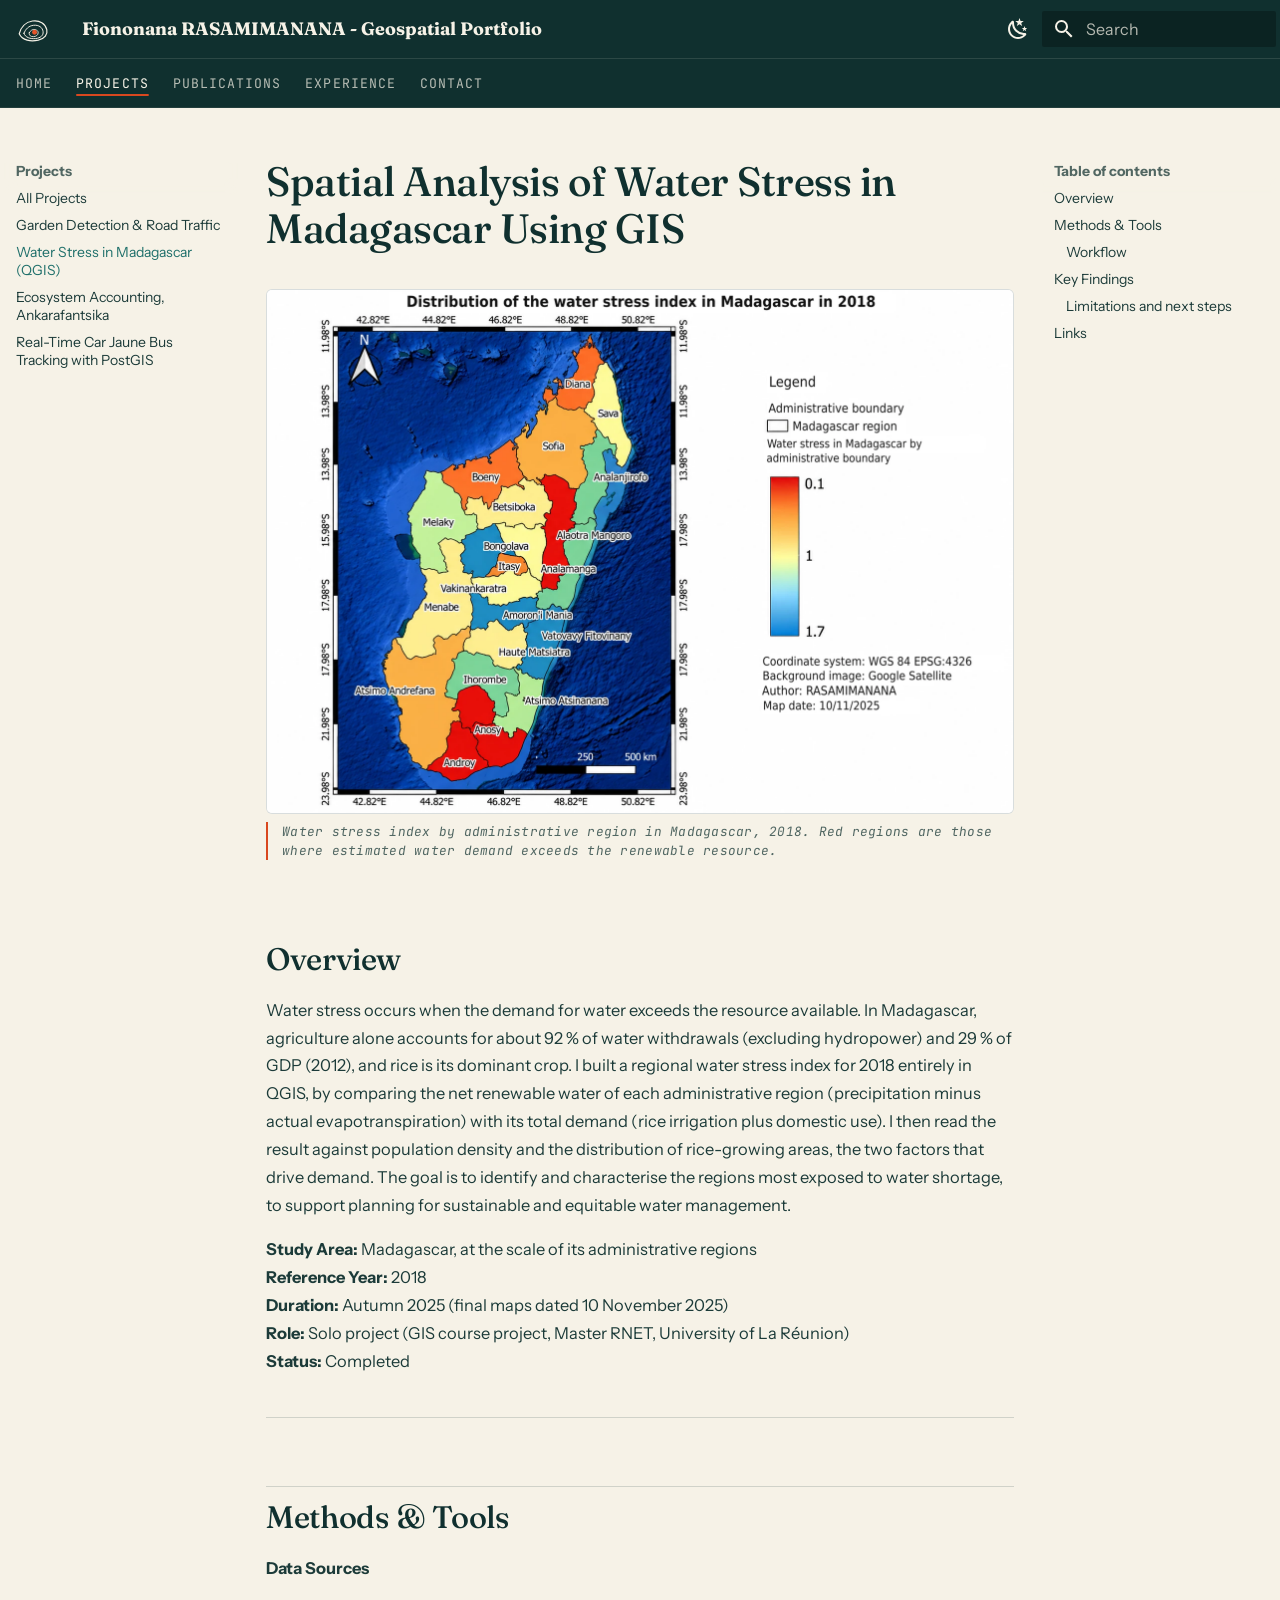
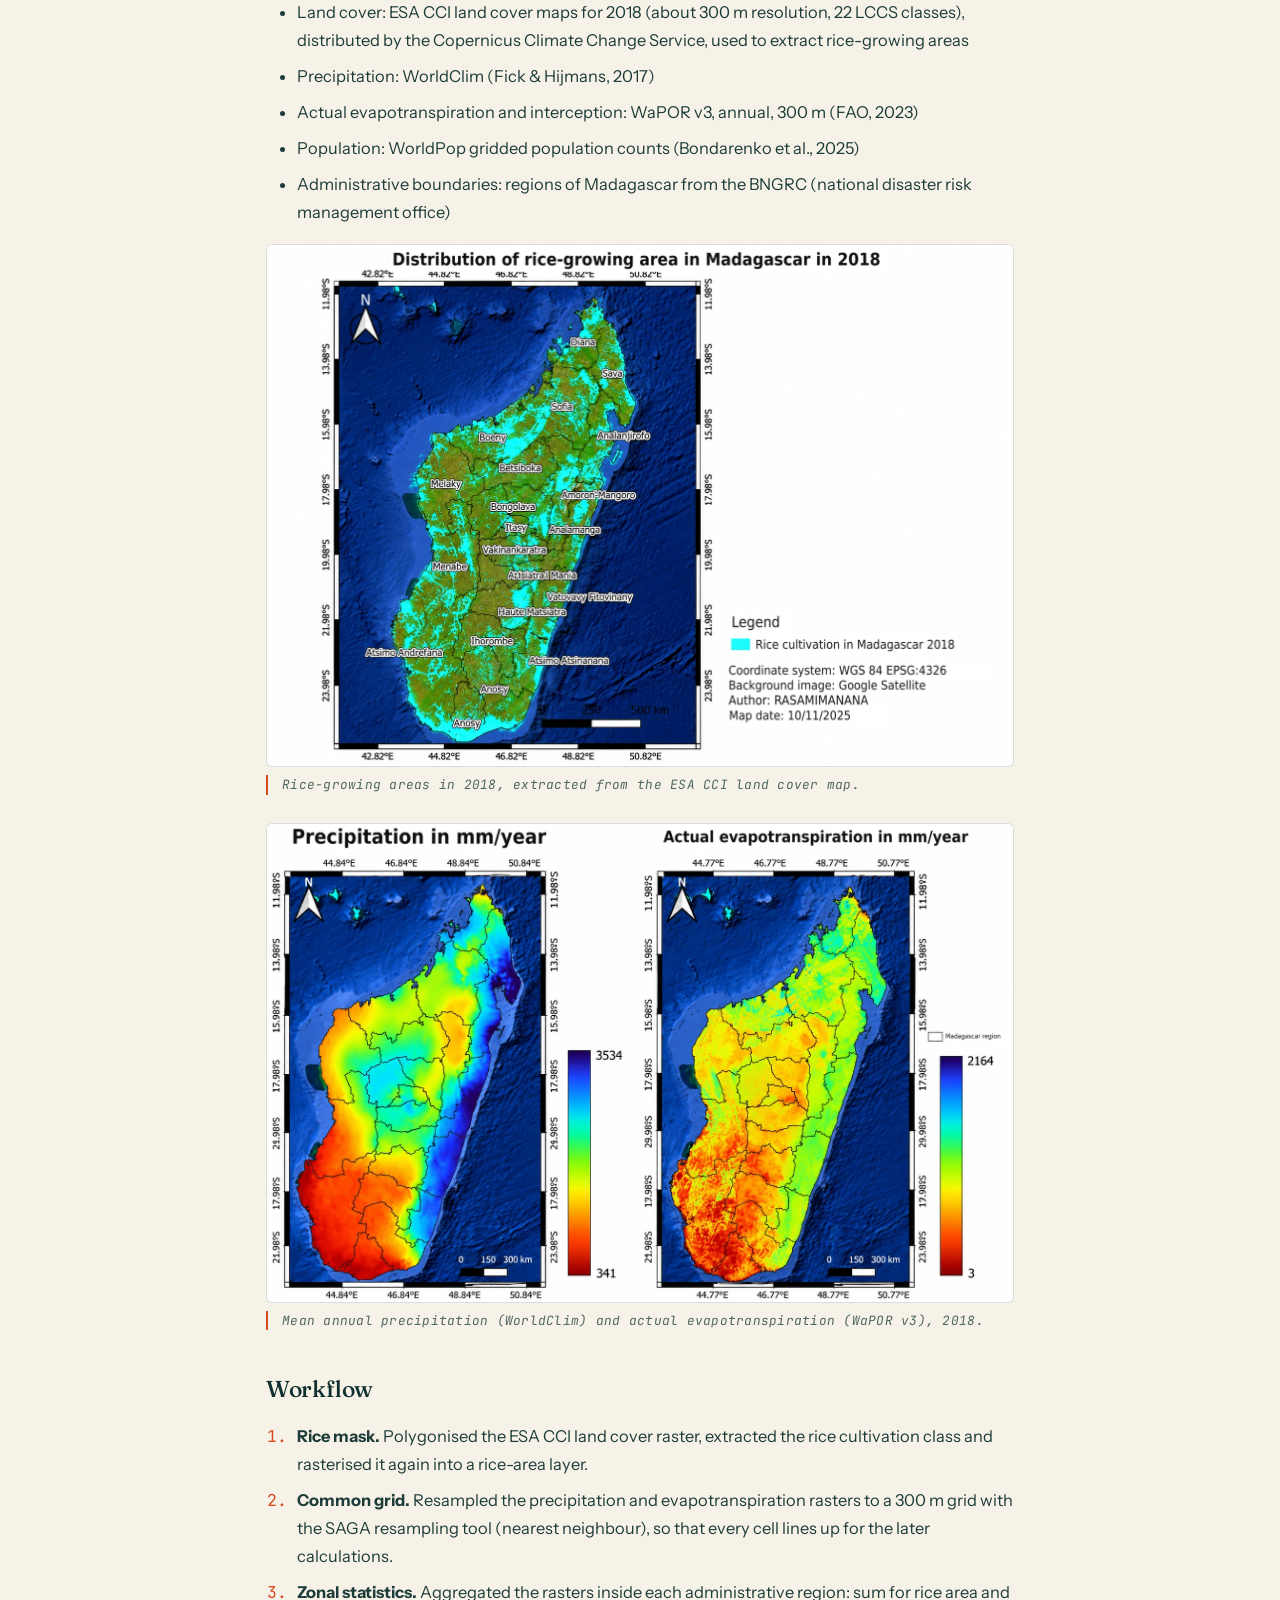
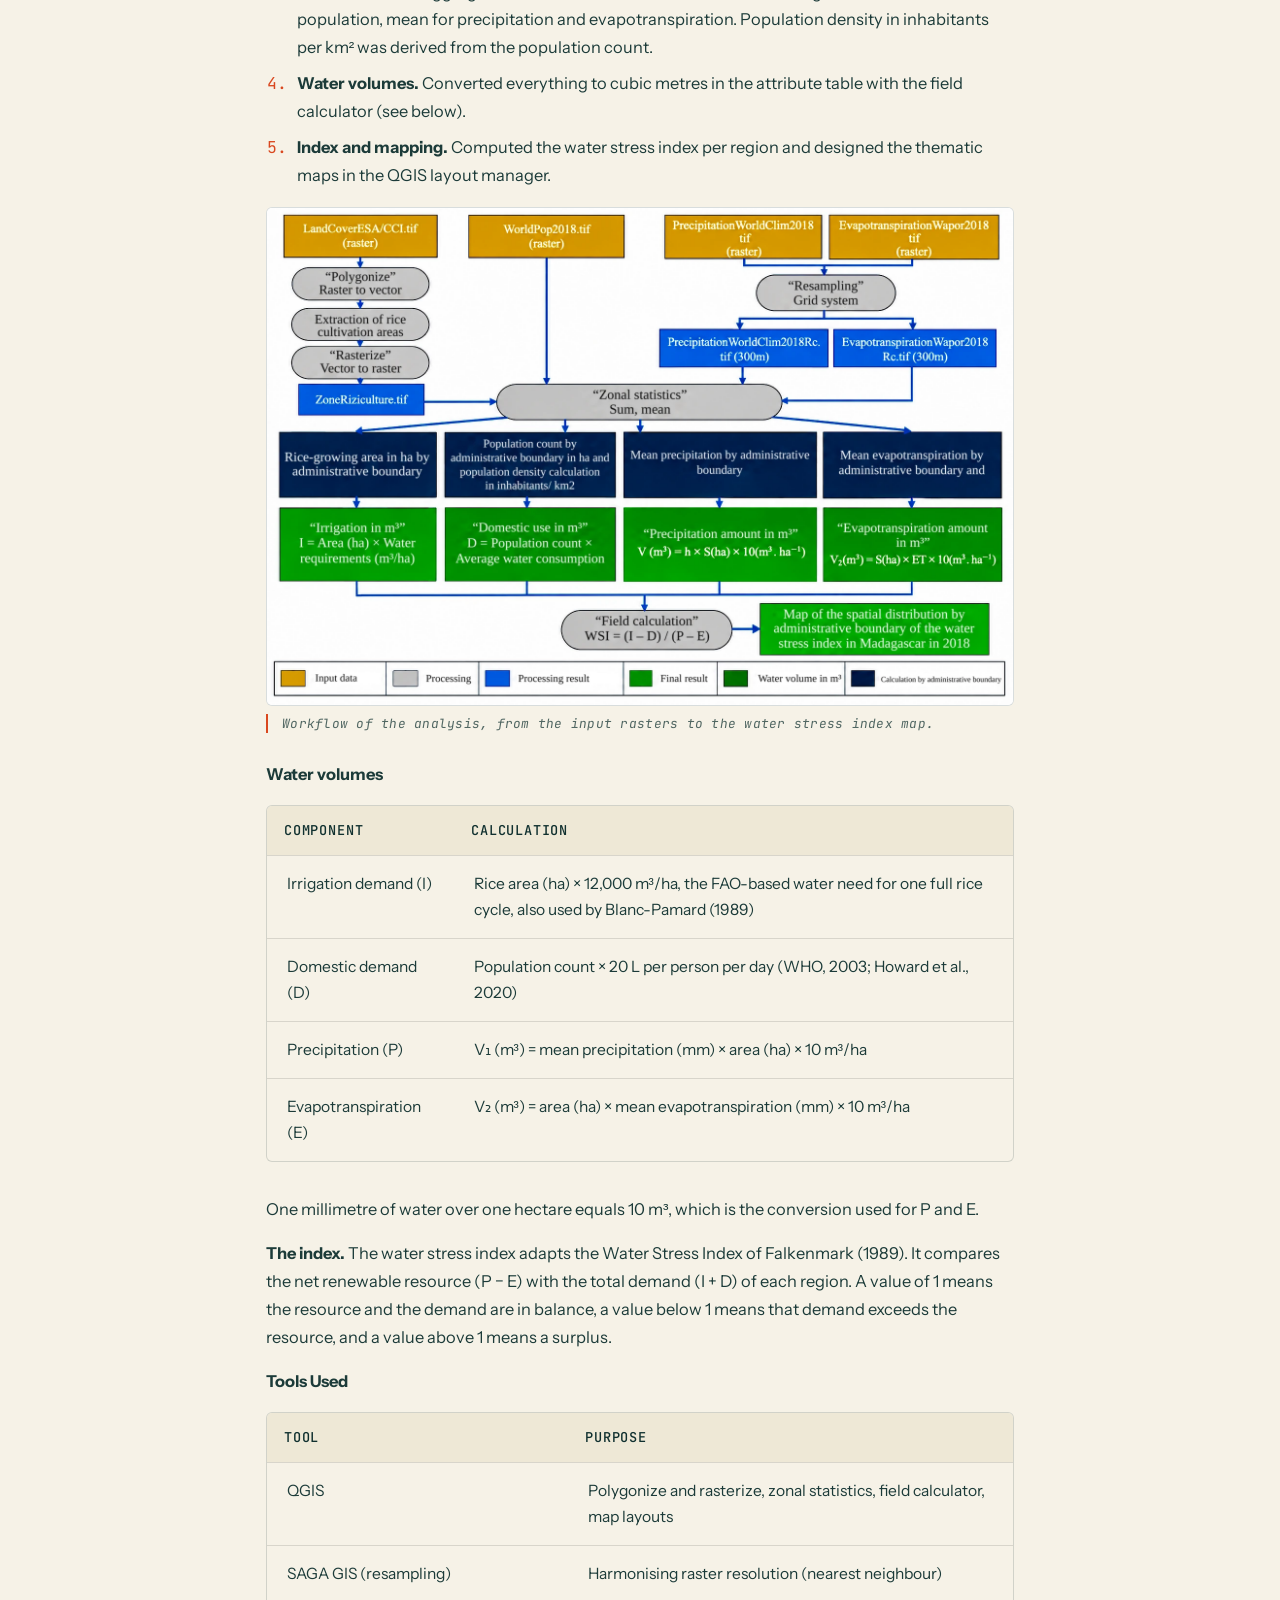
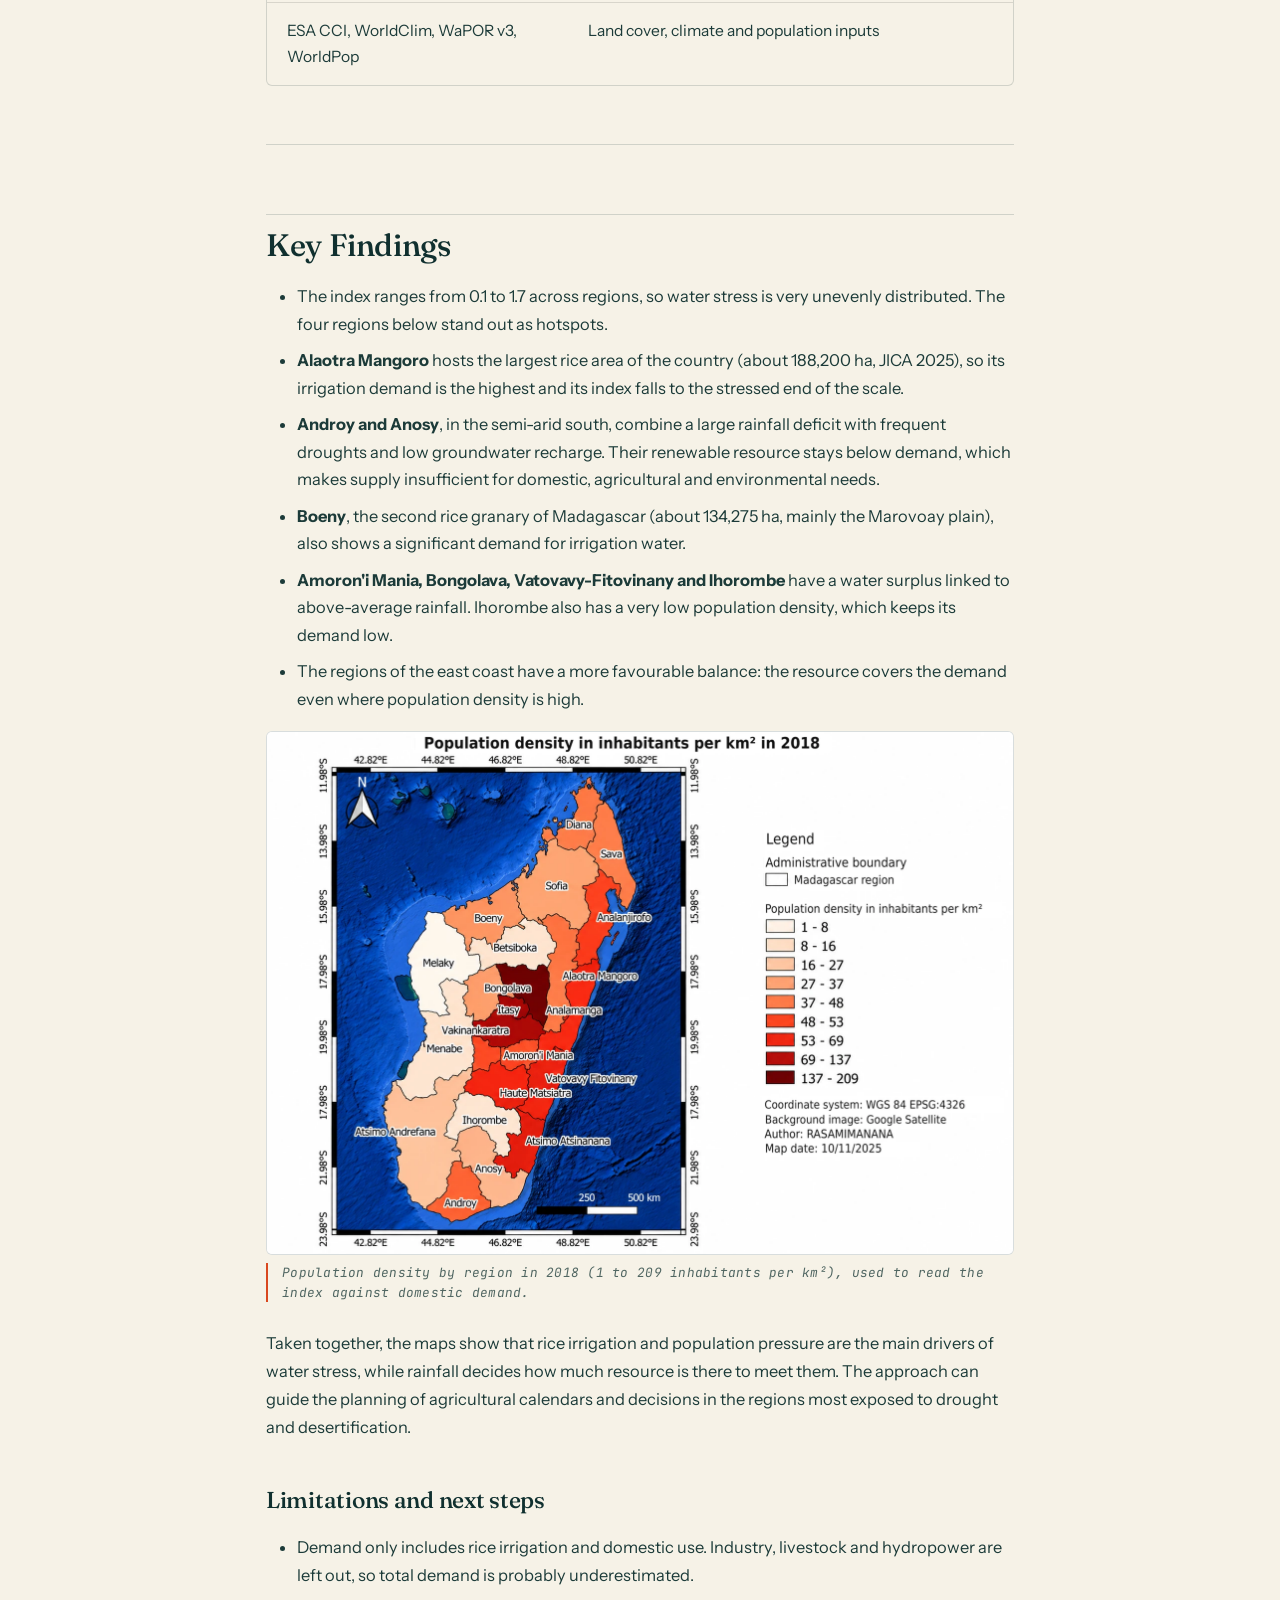
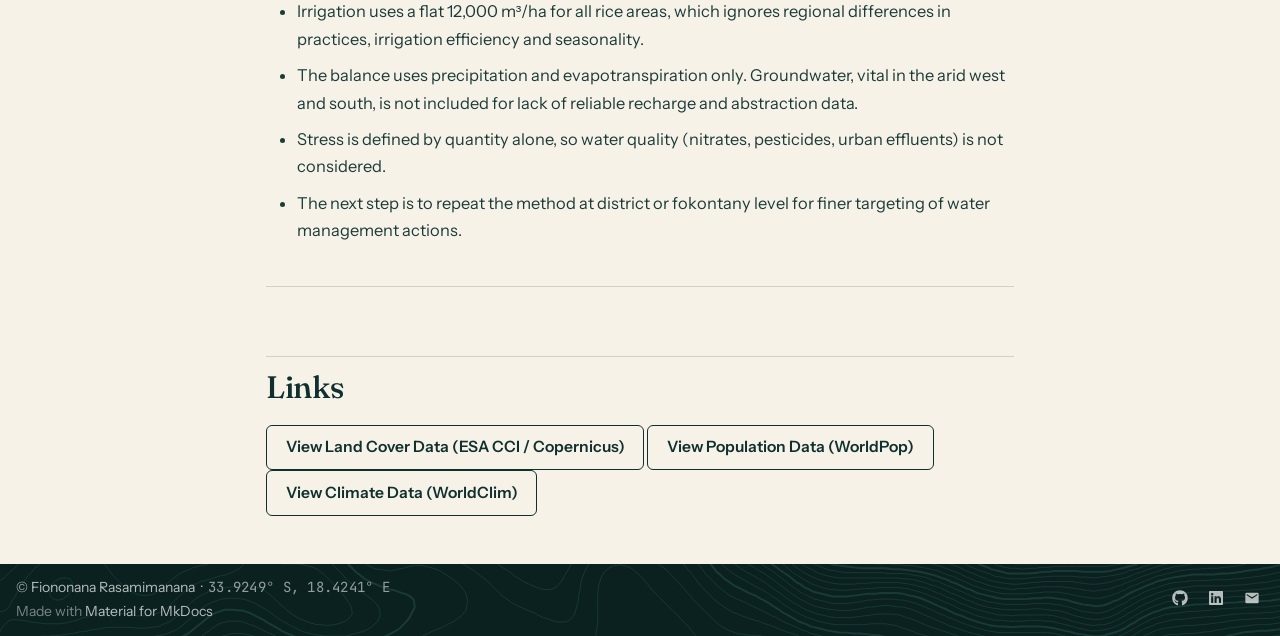
<file: projects/water-stress-madagascar/index.html>
<!doctype html>
<html lang="en" class="no-js">
  <head>
    
      <meta charset="utf-8">
      <meta name="viewport" content="width=device-width,initial-scale=1">
      
        <meta name="description" content="Portfolio of Fiononana RASAMIMANANA — GIS, Remote Sensing, and Spatial Data Science">
      
      
        <meta name="author" content="Fiononana RASAMIMANANA">
      
      
        <link rel="canonical" href="https://fy0500.github.io/projects/water-stress-madagascar/">
      
      
        <link rel="prev" href="../sample-project/">
      
      
        <link rel="next" href="../ecosystem-accounting-ankarafantsika/">
      
      
        
      
      
      <link rel="icon" href="../../assets/images/favicon.svg">
      <meta name="generator" content="mkdocs-1.6.1, mkdocs-material-9.8.0">
    
    
      
        <title>Water Stress in Madagascar (QGIS) - Fiononana RASAMIMANANA - Geospatial Portfolio</title>
      
    
    
      <link rel="stylesheet" href="../../assets/stylesheets/main.57a0d79d.min.css">
      
        
        <link rel="stylesheet" href="../../assets/stylesheets/palette.fb2fffe2.min.css">
      
      


    
    
      
    
    
      
    
    
      <link rel="stylesheet" href="https://fonts.googleapis.com/css2?family=Fraunces:ital,opsz,wght@0,9..144,400..700;1,9..144,400..700&family=Instrument+Sans:ital,wght@0,400..700;1,400..700&family=JetBrains+Mono:wght@400;500&family=Caveat:wght@500&display=swap">
    
      <link rel="stylesheet" href="../../assets/vendor/leaflet/leaflet.css">
    
      <link rel="stylesheet" href="../../assets/css/extra.css">
    
    <script>__md_scope=new URL("../..",location),__md_hash=e=>[...e].reduce(((e,_)=>(e<<5)-e+_.charCodeAt(0)),0),__md_get=(e,_=localStorage,t=__md_scope)=>JSON.parse(_.getItem(t.pathname+"."+e)),__md_set=(e,_,t=localStorage,a=__md_scope)=>{try{t.setItem(a.pathname+"."+e,JSON.stringify(_))}catch(e){}}</script>
    
      

    
    
  </head>
  
  
    
    
      
    
    
    
    
    <body dir="ltr" data-md-color-scheme="default" data-md-color-primary="custom" data-md-color-accent="custom">
  
    
    <input class="md-toggle" data-md-toggle="drawer" type="checkbox" id="__drawer" autocomplete="off">
    <input class="md-toggle" data-md-toggle="search" type="checkbox" id="__search" autocomplete="off">
    <label class="md-overlay" for="__drawer"></label>
    <div data-md-component="skip">
      
        
        <a href="#spatial-analysis-of-water-stress-in-madagascar-using-gis" class="md-skip">
          Skip to content
        </a>
      
    </div>
    <div data-md-component="announce">
      
    </div>
    
    
      

<header class="md-header" data-md-component="header">
  <nav class="md-header__inner md-grid" aria-label="Header">
    <a href="../.." title="Fiononana RASAMIMANANA - Geospatial Portfolio" class="md-header__button md-logo" aria-label="Fiononana RASAMIMANANA - Geospatial Portfolio" data-md-component="logo">
      
  <img src="../../assets/images/logo.svg" alt="logo">

    </a>
    <label class="md-header__button md-icon" for="__drawer">
      
      <svg xmlns="http://www.w3.org/2000/svg" viewBox="0 0 24 24"><path d="M3 6h18v2H3zm0 5h18v2H3zm0 5h18v2H3z"/></svg>
    </label>
    <div class="md-header__title" data-md-component="header-title">
      <div class="md-header__ellipsis">
        <div class="md-header__topic">
          <span class="md-ellipsis">
            Fiononana RASAMIMANANA - Geospatial Portfolio
          </span>
        </div>
        <div class="md-header__topic" data-md-component="header-topic">
          <span class="md-ellipsis">
            
              Water Stress in Madagascar (QGIS)
            
          </span>
        </div>
      </div>
    </div>
    
      
        <form class="md-header__option" data-md-component="palette">
  
    
    
    
    <input class="md-option" data-md-color-media="" data-md-color-scheme="default" data-md-color-primary="custom" data-md-color-accent="custom"  aria-label="Switch to dark mode"  type="radio" name="__palette" id="__palette_0">
    
      <label class="md-header__button md-icon" title="Switch to dark mode" for="__palette_1" hidden>
        <svg xmlns="http://www.w3.org/2000/svg" viewBox="0 0 24 24"><path d="m17.75 4.09-2.53 1.94.91 3.06-2.63-1.81-2.63 1.81.91-3.06-2.53-1.94L12.44 4l1.06-3 1.06 3zm3.5 6.91-1.64 1.25.59 1.98-1.7-1.17-1.7 1.17.59-1.98L15.75 11l2.06-.05L18.5 9l.69 1.95zm-2.28 4.95c.83-.08 1.72 1.1 1.19 1.85-.32.45-.66.87-1.08 1.27C15.17 23 8.84 23 4.94 19.07c-3.91-3.9-3.91-10.24 0-14.14.4-.4.82-.76 1.27-1.08.75-.53 1.93.36 1.85 1.19-.27 2.86.69 5.83 2.89 8.02a9.96 9.96 0 0 0 8.02 2.89m-1.64 2.02a12.08 12.08 0 0 1-7.8-3.47c-2.17-2.19-3.33-5-3.49-7.82-2.81 3.14-2.7 7.96.31 10.98 3.02 3.01 7.84 3.12 10.98.31"/></svg>
      </label>
    
  
    
    
    
    <input class="md-option" data-md-color-media="" data-md-color-scheme="slate" data-md-color-primary="custom" data-md-color-accent="custom"  aria-label="Switch to light mode"  type="radio" name="__palette" id="__palette_1">
    
      <label class="md-header__button md-icon" title="Switch to light mode" for="__palette_0" hidden>
        <svg xmlns="http://www.w3.org/2000/svg" viewBox="0 0 24 24"><path d="M12 7a5 5 0 0 1 5 5 5 5 0 0 1-5 5 5 5 0 0 1-5-5 5 5 0 0 1 5-5m0 2a3 3 0 0 0-3 3 3 3 0 0 0 3 3 3 3 0 0 0 3-3 3 3 0 0 0-3-3m0-7 2.39 3.42C13.65 5.15 12.84 5 12 5s-1.65.15-2.39.42zM3.34 7l4.16-.35A7.2 7.2 0 0 0 5.94 8.5c-.44.74-.69 1.5-.83 2.29zm.02 10 1.76-3.77a7.131 7.131 0 0 0 2.38 4.14zM20.65 7l-1.77 3.79a7.02 7.02 0 0 0-2.38-4.15zm-.01 10-4.14.36c.59-.51 1.12-1.14 1.54-1.86.42-.73.69-1.5.83-2.29zM12 22l-2.41-3.44c.74.27 1.55.44 2.41.44.82 0 1.63-.17 2.37-.44z"/></svg>
      </label>
    
  
</form>
      
    
    
      <script>var palette=__md_get("__palette");if(palette&&palette.color){if("(prefers-color-scheme)"===palette.color.media){var media=matchMedia("(prefers-color-scheme: light)"),input=document.querySelector(media.matches?"[data-md-color-media='(prefers-color-scheme: light)']":"[data-md-color-media='(prefers-color-scheme: dark)']");palette.color.media=input.getAttribute("data-md-color-media"),palette.color.scheme=input.getAttribute("data-md-color-scheme"),palette.color.primary=input.getAttribute("data-md-color-primary"),palette.color.accent=input.getAttribute("data-md-color-accent")}for(var[key,value]of Object.entries(palette.color))document.body.setAttribute("data-md-color-"+key,value)}</script>
    
    
    
      
      
        <label class="md-header__button md-icon" for="__search">
          
          <svg xmlns="http://www.w3.org/2000/svg" viewBox="0 0 24 24"><path d="M9.5 3A6.5 6.5 0 0 1 16 9.5c0 1.61-.59 3.09-1.56 4.23l.27.27h.79l5 5-1.5 1.5-5-5v-.79l-.27-.27A6.52 6.52 0 0 1 9.5 16 6.5 6.5 0 0 1 3 9.5 6.5 6.5 0 0 1 9.5 3m0 2C7 5 5 7 5 9.5S7 14 9.5 14 14 12 14 9.5 12 5 9.5 5"/></svg>
        </label>
        <div class="md-search" data-md-component="search" role="dialog">
  <label class="md-search__overlay" for="__search"></label>
  <div class="md-search__inner" role="search">
    <form class="md-search__form" name="search">
      <input type="text" class="md-search__input" name="query" aria-label="Search" placeholder="Search" autocapitalize="off" autocorrect="off" autocomplete="off" spellcheck="false" data-md-component="search-query" required>
      <label class="md-search__icon md-icon" for="__search">
        
        <svg xmlns="http://www.w3.org/2000/svg" viewBox="0 0 24 24"><path d="M9.5 3A6.5 6.5 0 0 1 16 9.5c0 1.61-.59 3.09-1.56 4.23l.27.27h.79l5 5-1.5 1.5-5-5v-.79l-.27-.27A6.52 6.52 0 0 1 9.5 16 6.5 6.5 0 0 1 3 9.5 6.5 6.5 0 0 1 9.5 3m0 2C7 5 5 7 5 9.5S7 14 9.5 14 14 12 14 9.5 12 5 9.5 5"/></svg>
        
        <svg xmlns="http://www.w3.org/2000/svg" viewBox="0 0 24 24"><path d="M20 11v2H8l5.5 5.5-1.42 1.42L4.16 12l7.92-7.92L13.5 5.5 8 11z"/></svg>
      </label>
      <nav class="md-search__options" aria-label="Search">
        
        <button type="reset" class="md-search__icon md-icon" title="Clear" aria-label="Clear" tabindex="-1">
          
          <svg xmlns="http://www.w3.org/2000/svg" viewBox="0 0 24 24"><path d="M19 6.41 17.59 5 12 10.59 6.41 5 5 6.41 10.59 12 5 17.59 6.41 19 12 13.41 17.59 19 19 17.59 13.41 12z"/></svg>
        </button>
      </nav>
      
    </form>
    <div class="md-search__output">
      <div class="md-search__scrollwrap" tabindex="0" data-md-scrollfix>
        <div class="md-search-result" data-md-component="search-result">
          <div class="md-search-result__meta">
            Initializing search
          </div>
          <ol class="md-search-result__list" role="presentation"></ol>
        </div>
      </div>
    </div>
  </div>
</div>
      
    
    
  </nav>
  
</header>
    
    <div class="md-container" data-md-component="container">
      
      
        
          
            
<nav class="md-tabs" aria-label="Tabs" data-md-component="tabs">
  <div class="md-grid">
    <ul class="md-tabs__list">
      
        
  
  
  
  
    <li class="md-tabs__item">
      <a href="../.." class="md-tabs__link">
        
  
  
    
  
  Home

      </a>
    </li>
  

      
        
  
  
  
    
  
  
    
    
      <li class="md-tabs__item md-tabs__item--active">
        <a href="../" class="md-tabs__link">
          
  
  
  Projects

        </a>
      </li>
    
  

      
        
  
  
  
  
    <li class="md-tabs__item">
      <a href="../../publications/" class="md-tabs__link">
        
  
  
    
  
  Publications

      </a>
    </li>
  

      
        
  
  
  
  
    <li class="md-tabs__item">
      <a href="../../experience/" class="md-tabs__link">
        
  
  
    
  
  Experience

      </a>
    </li>
  

      
        
  
  
  
  
    <li class="md-tabs__item">
      <a href="../../contact/" class="md-tabs__link">
        
  
  
    
  
  Contact

      </a>
    </li>
  

      
    </ul>
  </div>
</nav>
          
        
      
      <main class="md-main" data-md-component="main">
        <div class="md-main__inner md-grid">
          
            
              
              <div class="md-sidebar md-sidebar--primary" data-md-component="sidebar" data-md-type="navigation" >
                <div class="md-sidebar__scrollwrap">
                  <div class="md-sidebar__inner">
                    


  


<nav class="md-nav md-nav--primary md-nav--lifted" aria-label="Navigation" data-md-level="0">
  <label class="md-nav__title" for="__drawer">
    <a href="../.." title="Fiononana RASAMIMANANA - Geospatial Portfolio" class="md-nav__button md-logo" aria-label="Fiononana RASAMIMANANA - Geospatial Portfolio" data-md-component="logo">
      
  <img src="../../assets/images/logo.svg" alt="logo">

    </a>
    Fiononana RASAMIMANANA - Geospatial Portfolio
  </label>
  
  <ul class="md-nav__list" data-md-scrollfix>
    
      
      
  
  
  
  
    <li class="md-nav__item">
      <a href="../.." class="md-nav__link">
        
  
  
  <span class="md-ellipsis">
    
  
    Home
  

    
  </span>
  
  

      </a>
    </li>
  

    
      
      
  
  
    
  
  
  
    
    
    
    
      
        
        
      
      
    
    
    <li class="md-nav__item md-nav__item--active md-nav__item--section md-nav__item--nested">
      
        
        
        <input class="md-nav__toggle md-toggle " type="checkbox" id="__nav_2" checked>
        
          
          <label class="md-nav__link" for="__nav_2" id="__nav_2_label" tabindex="">
            
  
  
  <span class="md-ellipsis">
    
  
    Projects
  

    
  </span>
  
  

            <span class="md-nav__icon md-icon"></span>
          </label>
        
        <nav class="md-nav" data-md-level="1" aria-labelledby="__nav_2_label" aria-expanded="true">
          <label class="md-nav__title" for="__nav_2">
            <span class="md-nav__icon md-icon"></span>
            
  
    Projects
  

          </label>
          <ul class="md-nav__list" data-md-scrollfix>
            
              
                
  
  
  
  
    <li class="md-nav__item">
      <a href="../" class="md-nav__link">
        
  
  
  <span class="md-ellipsis">
    
  
    All Projects
  

    
  </span>
  
  

      </a>
    </li>
  

              
            
              
                
  
  
  
  
    <li class="md-nav__item">
      <a href="../sample-project/" class="md-nav__link">
        
  
  
  <span class="md-ellipsis">
    
  
    Garden Detection & Road Traffic
  

    
  </span>
  
  

      </a>
    </li>
  

              
            
              
                
  
  
    
  
  
  
    <li class="md-nav__item md-nav__item--active">
      
      <input class="md-nav__toggle md-toggle" type="checkbox" id="__toc">
      
      
        
      
      
        <label class="md-nav__link md-nav__link--active" for="__toc">
          
  
  
  <span class="md-ellipsis">
    
  
    Water Stress in Madagascar (QGIS)
  

    
  </span>
  
  

          <span class="md-nav__icon md-icon"></span>
        </label>
      
      <a href="./" class="md-nav__link md-nav__link--active">
        
  
  
  <span class="md-ellipsis">
    
  
    Water Stress in Madagascar (QGIS)
  

    
  </span>
  
  

      </a>
      
        

<nav class="md-nav md-nav--secondary" aria-label="Table of contents">
  
  
  
    
  
  
    <label class="md-nav__title" for="__toc">
      <span class="md-nav__icon md-icon"></span>
      Table of contents
    </label>
    <ul class="md-nav__list" data-md-component="toc" data-md-scrollfix>
      
        <li class="md-nav__item">
  <a href="#overview" class="md-nav__link">
    <span class="md-ellipsis">
      
        Overview
      
    </span>
  </a>
  
</li>
      
        <li class="md-nav__item">
  <a href="#methods-tools" class="md-nav__link">
    <span class="md-ellipsis">
      
        Methods &amp; Tools
      
    </span>
  </a>
  
    <nav class="md-nav" aria-label="Methods &amp; Tools">
      <ul class="md-nav__list">
        
          <li class="md-nav__item">
  <a href="#workflow" class="md-nav__link">
    <span class="md-ellipsis">
      
        Workflow
      
    </span>
  </a>
  
</li>
        
      </ul>
    </nav>
  
</li>
      
        <li class="md-nav__item">
  <a href="#key-findings" class="md-nav__link">
    <span class="md-ellipsis">
      
        Key Findings
      
    </span>
  </a>
  
    <nav class="md-nav" aria-label="Key Findings">
      <ul class="md-nav__list">
        
          <li class="md-nav__item">
  <a href="#limitations-and-next-steps" class="md-nav__link">
    <span class="md-ellipsis">
      
        Limitations and next steps
      
    </span>
  </a>
  
</li>
        
      </ul>
    </nav>
  
</li>
      
        <li class="md-nav__item">
  <a href="#links" class="md-nav__link">
    <span class="md-ellipsis">
      
        Links
      
    </span>
  </a>
  
</li>
      
    </ul>
  
</nav>
      
    </li>
  

              
            
              
                
  
  
  
  
    <li class="md-nav__item">
      <a href="../ecosystem-accounting-ankarafantsika/" class="md-nav__link">
        
  
  
  <span class="md-ellipsis">
    
  
    Ecosystem Accounting, Ankarafantsika
  

    
  </span>
  
  

      </a>
    </li>
  

              
            
              
                
  
  
  
  
    <li class="md-nav__item">
      <a href="../PostGIS_en/" class="md-nav__link">
        
  
  
  <span class="md-ellipsis">
    
  
    Real-Time Car Jaune Bus Tracking with PostGIS
  

    
  </span>
  
  

      </a>
    </li>
  

              
            
          </ul>
        </nav>
      
    </li>
  

    
      
      
  
  
  
  
    <li class="md-nav__item">
      <a href="../../publications/" class="md-nav__link">
        
  
  
  <span class="md-ellipsis">
    
  
    Publications
  

    
  </span>
  
  

      </a>
    </li>
  

    
      
      
  
  
  
  
    <li class="md-nav__item">
      <a href="../../experience/" class="md-nav__link">
        
  
  
  <span class="md-ellipsis">
    
  
    Experience
  

    
  </span>
  
  

      </a>
    </li>
  

    
      
      
  
  
  
  
    <li class="md-nav__item">
      <a href="../../contact/" class="md-nav__link">
        
  
  
  <span class="md-ellipsis">
    
  
    Contact
  

    
  </span>
  
  

      </a>
    </li>
  

    
  </ul>
</nav>
                  </div>
                </div>
              </div>
            
            
              
              <div class="md-sidebar md-sidebar--secondary" data-md-component="sidebar" data-md-type="toc" >
                <div class="md-sidebar__scrollwrap">
                  <div class="md-sidebar__inner">
                    

<nav class="md-nav md-nav--secondary" aria-label="Table of contents">
  
  
  
    
  
  
    <label class="md-nav__title" for="__toc">
      <span class="md-nav__icon md-icon"></span>
      Table of contents
    </label>
    <ul class="md-nav__list" data-md-component="toc" data-md-scrollfix>
      
        <li class="md-nav__item">
  <a href="#overview" class="md-nav__link">
    <span class="md-ellipsis">
      
        Overview
      
    </span>
  </a>
  
</li>
      
        <li class="md-nav__item">
  <a href="#methods-tools" class="md-nav__link">
    <span class="md-ellipsis">
      
        Methods &amp; Tools
      
    </span>
  </a>
  
    <nav class="md-nav" aria-label="Methods &amp; Tools">
      <ul class="md-nav__list">
        
          <li class="md-nav__item">
  <a href="#workflow" class="md-nav__link">
    <span class="md-ellipsis">
      
        Workflow
      
    </span>
  </a>
  
</li>
        
      </ul>
    </nav>
  
</li>
      
        <li class="md-nav__item">
  <a href="#key-findings" class="md-nav__link">
    <span class="md-ellipsis">
      
        Key Findings
      
    </span>
  </a>
  
    <nav class="md-nav" aria-label="Key Findings">
      <ul class="md-nav__list">
        
          <li class="md-nav__item">
  <a href="#limitations-and-next-steps" class="md-nav__link">
    <span class="md-ellipsis">
      
        Limitations and next steps
      
    </span>
  </a>
  
</li>
        
      </ul>
    </nav>
  
</li>
      
        <li class="md-nav__item">
  <a href="#links" class="md-nav__link">
    <span class="md-ellipsis">
      
        Links
      
    </span>
  </a>
  
</li>
      
    </ul>
  
</nav>
                  </div>
                </div>
              </div>
            
          
          
            <div class="md-content" data-md-component="content">
              
              <article class="md-content__inner md-typeset">
                
                  



<h1 id="spatial-analysis-of-water-stress-in-madagascar-using-gis">Spatial Analysis of Water Stress in Madagascar Using GIS</h1>
<p><img alt="Water stress index by administrative region in Madagascar in 2018, from 0.1 (red, demand exceeds resource) to 1.7 (blue, resource exceeds demand)" src="../../assets/images/madagascar-wsi-map.webp" />
<em>Water stress index by administrative region in Madagascar, 2018. Red regions are those where estimated water demand exceeds the renewable resource.</em></p>
<h2 id="overview">Overview</h2>
<p>Water stress occurs when the demand for water exceeds the resource available. In Madagascar, agriculture alone accounts for about 92 % of water withdrawals (excluding hydropower) and 29 % of GDP (2012), and rice is its dominant crop. I built a regional water stress index for 2018 entirely in QGIS, by comparing the net renewable water of each administrative region (precipitation minus actual evapotranspiration) with its total demand (rice irrigation plus domestic use). I then read the result against population density and the distribution of rice-growing areas, the two factors that drive demand. The goal is to identify and characterise the regions most exposed to water shortage, to support planning for sustainable and equitable water management.</p>
<p><strong>Study Area:</strong> Madagascar, at the scale of its administrative regions<br />
<strong>Reference Year:</strong> 2018<br />
<strong>Duration:</strong> Autumn 2025 (final maps dated 10 November 2025)<br />
<strong>Role:</strong> Solo project (GIS course project, Master RNET, University of La Réunion)<br />
<strong>Status:</strong> Completed</p>
<hr />
<h2 id="methods-tools">Methods &amp; Tools</h2>
<p><strong>Data Sources</strong></p>
<ul>
<li>Land cover: ESA CCI land cover maps for 2018 (about 300 m resolution, 22 LCCS classes), distributed by the Copernicus Climate Change Service, used to extract rice-growing areas</li>
<li>Precipitation: WorldClim (Fick &amp; Hijmans, 2017)</li>
<li>Actual evapotranspiration and interception: WaPOR v3, annual, 300 m (FAO, 2023)</li>
<li>Population: WorldPop gridded population counts (Bondarenko et al., 2025)</li>
<li>Administrative boundaries: regions of Madagascar from the BNGRC (national disaster risk management office)</li>
</ul>
<p><img alt="Distribution of rice-growing areas in Madagascar in 2018, in cyan, extracted from the ESA CCI land cover map and drawn over a satellite background" src="../../assets/images/madagascar-rice-cultivation.webp" />
<em>Rice-growing areas in 2018, extracted from the ESA CCI land cover map.</em></p>
<p><img alt="Two maps of mean annual precipitation (341 to 3,534 mm per year) and actual evapotranspiration (3 to 2,164 mm per year) in Madagascar in 2018" src="../../assets/images/madagascar-precipitation-evapotranspiration.webp" />
<em>Mean annual precipitation (WorldClim) and actual evapotranspiration (WaPOR v3), 2018.</em></p>
<h3 id="workflow">Workflow</h3>
<ol>
<li><strong>Rice mask.</strong> Polygonised the ESA CCI land cover raster, extracted the rice cultivation class and rasterised it again into a rice-area layer.</li>
<li><strong>Common grid.</strong> Resampled the precipitation and evapotranspiration rasters to a 300 m grid with the SAGA resampling tool (nearest neighbour), so that every cell lines up for the later calculations.</li>
<li><strong>Zonal statistics.</strong> Aggregated the rasters inside each administrative region: sum for rice area and population, mean for precipitation and evapotranspiration. Population density in inhabitants per km² was derived from the population count.</li>
<li><strong>Water volumes.</strong> Converted everything to cubic metres in the attribute table with the field calculator (see below).</li>
<li><strong>Index and mapping.</strong> Computed the water stress index per region and designed the thematic maps in the QGIS layout manager.</li>
</ol>
<p><img alt="Workflow diagram: input rasters, QGIS processing steps, zonal statistics, water volume calculations and the final water stress index map" src="../../assets/images/madagascar-wsi-workflow.webp" />
<em>Workflow of the analysis, from the input rasters to the water stress index map.</em></p>
<p><strong>Water volumes</strong></p>
<table>
<thead>
<tr>
<th>Component</th>
<th>Calculation</th>
</tr>
</thead>
<tbody>
<tr>
<td>Irrigation demand (I)</td>
<td>Rice area (ha) × 12,000 m³/ha, the FAO-based water need for one full rice cycle, also used by Blanc-Pamard (1989)</td>
</tr>
<tr>
<td>Domestic demand (D)</td>
<td>Population count × 20 L per person per day (WHO, 2003; Howard et al., 2020)</td>
</tr>
<tr>
<td>Precipitation (P)</td>
<td>V₁ (m³) = mean precipitation (mm) × area (ha) × 10 m³/ha</td>
</tr>
<tr>
<td>Evapotranspiration (E)</td>
<td>V₂ (m³) = area (ha) × mean evapotranspiration (mm) × 10 m³/ha</td>
</tr>
</tbody>
</table>
<p>One millimetre of water over one hectare equals 10 m³, which is the conversion used for P and E.</p>
<p><strong>The index.</strong> The water stress index adapts the Water Stress Index of Falkenmark (1989). It compares the net renewable resource (P − E) with the total demand (I + D) of each region. A value of 1 means the resource and the demand are in balance, a value below 1 means that demand exceeds the resource, and a value above 1 means a surplus.</p>
<p><strong>Tools Used</strong></p>
<table>
<thead>
<tr>
<th>Tool</th>
<th>Purpose</th>
</tr>
</thead>
<tbody>
<tr>
<td>QGIS</td>
<td>Polygonize and rasterize, zonal statistics, field calculator, map layouts</td>
</tr>
<tr>
<td>SAGA GIS (resampling)</td>
<td>Harmonising raster resolution (nearest neighbour)</td>
</tr>
<tr>
<td>ESA CCI, WorldClim, WaPOR v3, WorldPop</td>
<td>Land cover, climate and population inputs</td>
</tr>
</tbody>
</table>
<hr />
<h2 id="key-findings">Key Findings</h2>
<ul>
<li>The index ranges from 0.1 to 1.7 across regions, so water stress is very unevenly distributed. The four regions below stand out as hotspots.</li>
<li><strong>Alaotra Mangoro</strong> hosts the largest rice area of the country (about 188,200 ha, JICA 2025), so its irrigation demand is the highest and its index falls to the stressed end of the scale.</li>
<li><strong>Androy and Anosy</strong>, in the semi-arid south, combine a large rainfall deficit with frequent droughts and low groundwater recharge. Their renewable resource stays below demand, which makes supply insufficient for domestic, agricultural and environmental needs.</li>
<li><strong>Boeny</strong>, the second rice granary of Madagascar (about 134,275 ha, mainly the Marovoay plain), also shows a significant demand for irrigation water.</li>
<li><strong>Amoron'i Mania, Bongolava, Vatovavy-Fitovinany and Ihorombe</strong> have a water surplus linked to above-average rainfall. Ihorombe also has a very low population density, which keeps its demand low.</li>
<li>The regions of the east coast have a more favourable balance: the resource covers the demand even where population density is high.</li>
</ul>
<p><img alt="Population density in inhabitants per km² by administrative region in Madagascar in 2018, from 1 to 209" src="../../assets/images/madagascar-population-density.webp" />
<em>Population density by region in 2018 (1 to 209 inhabitants per km²), used to read the index against domestic demand.</em></p>
<p>Taken together, the maps show that rice irrigation and population pressure are the main drivers of water stress, while rainfall decides how much resource is there to meet them. The approach can guide the planning of agricultural calendars and decisions in the regions most exposed to drought and desertification.</p>
<h3 id="limitations-and-next-steps">Limitations and next steps</h3>
<ul>
<li>Demand only includes rice irrigation and domestic use. Industry, livestock and hydropower are left out, so total demand is probably underestimated.</li>
<li>Irrigation uses a flat 12,000 m³/ha for all rice areas, which ignores regional differences in practices, irrigation efficiency and seasonality.</li>
<li>The balance uses precipitation and evapotranspiration only. Groundwater, vital in the arid west and south, is not included for lack of reliable recharge and abstraction data.</li>
<li>Stress is defined by quantity alone, so water quality (nitrates, pesticides, urban effluents) is not considered.</li>
<li>The next step is to repeat the method at district or fokontany level for finer targeting of water management actions.</li>
</ul>
<hr />
<h2 id="links">Links</h2>
<p><a class="md-button" href="https://doi.org/10.24381/cds.006f2c9a">View Land Cover Data (ESA CCI / Copernicus)</a>
<a class="md-button" href="https://doi.org/10.5258/SOTON/WP00839">View Population Data (WorldPop)</a>
<a class="md-button" href="https://www.worldclim.org">View Climate Data (WorldClim)</a></p>












                
              </article>
            </div>
          
          
<script>var target=document.getElementById(location.hash.slice(1));target&&target.name&&(target.checked=target.name.startsWith("__tabbed_"))</script>
        </div>
        
          <button type="button" class="md-top md-icon" data-md-component="top" hidden>
  
  <svg xmlns="http://www.w3.org/2000/svg" viewBox="0 0 24 24"><path d="M13 20h-2V8l-5.5 5.5-1.42-1.42L12 4.16l7.92 7.92-1.42 1.42L13 8z"/></svg>
  Back to top
</button>
        
      </main>
      
        <footer class="md-footer">
  
  <div class="md-footer-meta md-typeset">
    <div class="md-footer-meta__inner md-grid">
      <div class="md-copyright">
  
    <div class="md-copyright__highlight">
      &copy; Fiononana Rasamimanana &nbsp;·&nbsp; <span class="coords">33.9249° S, 18.4241° E</span>
    </div>
  
  
    Made with
    <a href="https://squidfunk.github.io/mkdocs-material/" target="_blank" rel="noopener">
      Material for MkDocs
    </a>
  
</div>
      
        
<div class="md-social">
  
    
    
    
    
      
      
    
    <a href="https://github.com/fy0500" target="_blank" rel="noopener" title="github.com" class="md-social__link">
      <svg xmlns="http://www.w3.org/2000/svg" viewBox="0 0 512 512"><!--! Font Awesome Free 7.1.0 by @fontawesome - https://fontawesome.com License - https://fontawesome.com/license/free (Icons: CC BY 4.0, Fonts: SIL OFL 1.1, Code: MIT License) Copyright 2025 Fonticons, Inc.--><path d="M173.9 397.4c0 2-2.3 3.6-5.2 3.6-3.3.3-5.6-1.3-5.6-3.6 0-2 2.3-3.6 5.2-3.6 3-.3 5.6 1.3 5.6 3.6m-31.1-4.5c-.7 2 1.3 4.3 4.3 4.9 2.6 1 5.6 0 6.2-2s-1.3-4.3-4.3-5.2c-2.6-.7-5.5.3-6.2 2.3m44.2-1.7c-2.9.7-4.9 2.6-4.6 4.9.3 2 2.9 3.3 5.9 2.6 2.9-.7 4.9-2.6 4.6-4.6-.3-1.9-3-3.2-5.9-2.9M252.8 8C114.1 8 8 113.3 8 252c0 110.9 69.8 205.8 169.5 239.2 12.8 2.3 17.3-5.6 17.3-12.1 0-6.2-.3-40.4-.3-61.4 0 0-70 15-84.7-29.8 0 0-11.4-29.1-27.8-36.6 0 0-22.9-15.7 1.6-15.4 0 0 24.9 2 38.6 25.8 21.9 38.6 58.6 27.5 72.9 20.9 2.3-16 8.8-27.1 16-33.7-55.9-6.2-112.3-14.3-112.3-110.5 0-27.5 7.6-41.3 23.6-58.9-2.6-6.5-11.1-33.3 2.6-67.9 20.9-6.5 69 27 69 27 20-5.6 41.5-8.5 62.8-8.5s42.8 2.9 62.8 8.5c0 0 48.1-33.6 69-27 13.7 34.7 5.2 61.4 2.6 67.9 16 17.7 25.8 31.5 25.8 58.9 0 96.5-58.9 104.2-114.8 110.5 9.2 7.9 17 22.9 17 46.4 0 33.7-.3 75.4-.3 83.6 0 6.5 4.6 14.4 17.3 12.1C436.2 457.8 504 362.9 504 252 504 113.3 391.5 8 252.8 8M105.2 352.9c-1.3 1-1 3.3.7 5.2 1.6 1.6 3.9 2.3 5.2 1 1.3-1 1-3.3-.7-5.2-1.6-1.6-3.9-2.3-5.2-1m-10.8-8.1c-.7 1.3.3 2.9 2.3 3.9 1.6 1 3.6.7 4.3-.7.7-1.3-.3-2.9-2.3-3.9-2-.6-3.6-.3-4.3.7m32.4 35.6c-1.6 1.3-1 4.3 1.3 6.2 2.3 2.3 5.2 2.6 6.5 1 1.3-1.3.7-4.3-1.3-6.2-2.2-2.3-5.2-2.6-6.5-1m-11.4-14.7c-1.6 1-1.6 3.6 0 5.9s4.3 3.3 5.6 2.3c1.6-1.3 1.6-3.9 0-6.2-1.4-2.3-4-3.3-5.6-2"/></svg>
    </a>
  
    
    
    
    
      
      
    
    <a href="https://linkedin.com/in/fiononana-rasamimanana" target="_blank" rel="noopener" title="linkedin.com" class="md-social__link">
      <svg xmlns="http://www.w3.org/2000/svg" viewBox="0 0 448 512"><!--! Font Awesome Free 7.1.0 by @fontawesome - https://fontawesome.com License - https://fontawesome.com/license/free (Icons: CC BY 4.0, Fonts: SIL OFL 1.1, Code: MIT License) Copyright 2025 Fonticons, Inc.--><path d="M416 32H31.9C14.3 32 0 46.5 0 64.3v383.4C0 465.5 14.3 480 31.9 480H416c17.6 0 32-14.5 32-32.3V64.3c0-17.8-14.4-32.3-32-32.3M135.4 416H69V202.2h66.5V416zM102.2 96a38.5 38.5 0 1 1 0 77 38.5 38.5 0 1 1 0-77m282.1 320h-66.4V312c0-24.8-.5-56.7-34.5-56.7-34.6 0-39.9 27-39.9 54.9V416h-66.4V202.2h63.7v29.2h.9c8.9-16.8 30.6-34.5 62.9-34.5 67.2 0 79.7 44.3 79.7 101.9z"/></svg>
    </a>
  
    
    
    
    
    <a href="mailto:rasamimanana.finona@gmail.com" target="_blank" rel="noopener" title="" class="md-social__link">
      <svg xmlns="http://www.w3.org/2000/svg" viewBox="0 0 24 24"><path d="m20 8-8 5-8-5V6l8 5 8-5m0-2H4c-1.11 0-2 .89-2 2v12a2 2 0 0 0 2 2h16a2 2 0 0 0 2-2V6a2 2 0 0 0-2-2"/></svg>
    </a>
  
</div>
      
    </div>
  </div>
</footer>
      
    </div>
    <div class="md-dialog" data-md-component="dialog">
      <div class="md-dialog__inner md-typeset"></div>
    </div>
    
    
    
      
      
      <script id="__config" type="application/json">{"annotate": null, "base": "../..", "features": ["navigation.tabs", "navigation.top", "content.code.copy"], "search": "../../assets/javascripts/workers/search.a7633da7.min.js", "tags": null, "translations": {"clipboard.copied": "Copied to clipboard", "clipboard.copy": "Copy to clipboard", "search.result.more.one": "1 more on this page", "search.result.more.other": "# more on this page", "search.result.none": "No matching documents", "search.result.one": "1 matching document", "search.result.other": "# matching documents", "search.result.placeholder": "Type to start searching", "search.result.term.missing": "Missing", "select.version": "Select version"}, "version": null}</script>
    
    
      <script src="../../assets/javascripts/bundle.c21346df.min.js"></script>
      
        <script src="../../assets/vendor/leaflet/leaflet.js"></script>
      
        <script src="../../assets/js/app.js"></script>
      
    
  <script data-mkdocs-jupyter-mathjax="{&quot;url&quot;: &quot;https://cdn.jsdelivr.net/npm/mathjax@4.1.3/tex-mml-chtml.js&quot;, &quot;version&quot;: 4}">
/* Shared by full pages and Material's instant navigation. */
(() => {
  const config = JSON.parse(document.currentScript.dataset.mkdocsJupyterMathjax);
  if (window.mkdocsJupyterMathJax) return;

  let loading;
  let queue = Promise.resolve();
  let previous = [];

  const ready = async () => {
    if (!loading) {
      loading = (async () => {
        let math = window.MathJax;
        if (!math?.typesetPromise) {
          const url = new URL(config.url, document.baseURI).href;
          const existing = Array.from(document.scripts).find(script =>
            script.src && (script.src === url || script.id === 'MathJax-script' ||
              (/mathjax/i.test(script.src) &&
               /\/(?:MathJax|latest|(?:tex|mml)(?:-mml)?-(?:chtml|svg))\.js(?:[?#]|$)/i.test(script.src))));
          if (existing) {
            if (!math?.startup?.promise) {
              await new Promise((resolve, reject) => {
                existing.addEventListener('load', resolve, { once: true });
                existing.addEventListener('error', reject, { once: true });
              });
            }
          } else {
            // Keep site macros, delimiters and startup hooks when supplied.
            const options = math || {};
            window.MathJax = {
              ...options,
              loader: {
                ...options.loader,
                load: Array.from(new Set(['ui/safe', ...(options.loader?.load || [])]))
              },
              startup: { typeset: false, ...options.startup },
              tex: {
                tags: 'ams',
                useLabelIds: true,
                inlineMath: [['$', '$'], ['\\(', '\\)']],
                displayMath: [['$$', '$$'], ['\\[', '\\]']],
                processEscapes: true,
                processEnvironments: true,
                ...options.tex
              }
            };
            await new Promise((resolve, reject) => {
              const script = document.createElement('script');
              script.src = config.url;
              script.id = 'MathJax-script';
              script.async = true;
              script.onload = resolve;
              script.onerror = reject;
              document.head.appendChild(script);
            });
          }
        }
        math = window.MathJax;
        await math.startup.promise;
        return math;
      })();
    }
    const math = await loading;
    // A site owner can extend the v3 queue again on each navigation.
    await math.startup.promise;
    return math;
  };

  const unrendered = node => {
    if (node.matches('mjx-container')) return [];
    if (!node.querySelector('mjx-container')) return [node];
    // In v3, scanning generated assistive MathML again produces nested output.
    return Array.from(node.children).flatMap(unrendered);
  };

  const refresh = () => {
    // A separate chain also serializes v3, without changing v4's startup promise.
    queue = queue.then(async () => {
      const notebooks = Array.from(document.querySelectorAll('.jupyter-wrapper'));
      if (!notebooks.length && !previous.length) return;
      if (notebooks.length === previous.length &&
          notebooks.every((node, index) => node === previous[index])) return;
      const math = await ready();
      if (previous.length) {
        math.typesetClear(previous);
        math.texReset();
      }
      previous = notebooks.filter(node => node.isConnected);
      const pending = previous.flatMap(unrendered);
      if (pending.length) await math.typesetPromise(pending);
    }).catch(error => console.error('mkdocs-jupyter: MathJax rendering failed', error));
    return queue;
  };

  window.mkdocsJupyterMathJax = { refresh };
  const start = () => {
    if (typeof document$ !== 'undefined') document$.subscribe(refresh);
    else refresh();
  };
  // Theme bundles and user-provided MathJax scripts can follow notebook content.
  if (document.readyState === 'loading') {
    document.addEventListener('DOMContentLoaded', start, { once: true });
  } else start();
})();

</script>
</body>
</html>
</file>
<file: assets/vendor/leaflet/leaflet.css>
/* required styles */

.leaflet-pane,
.leaflet-tile,
.leaflet-marker-icon,
.leaflet-marker-shadow,
.leaflet-tile-container,
.leaflet-pane > svg,
.leaflet-pane > canvas,
.leaflet-zoom-box,
.leaflet-image-layer,
.leaflet-layer {
	position: absolute;
	left: 0;
	top: 0;
	}
.leaflet-container {
	overflow: hidden;
	}
.leaflet-tile,
.leaflet-marker-icon,
.leaflet-marker-shadow {
	-webkit-user-select: none;
	   -moz-user-select: none;
	        user-select: none;
	  -webkit-user-drag: none;
	}
/* Prevents IE11 from highlighting tiles in blue */
.leaflet-tile::selection {
	background: transparent;
}
/* Safari renders non-retina tile on retina better with this, but Chrome is worse */
.leaflet-safari .leaflet-tile {
	image-rendering: -webkit-optimize-contrast;
	}
/* hack that prevents hw layers "stretching" when loading new tiles */
.leaflet-safari .leaflet-tile-container {
	width: 1600px;
	height: 1600px;
	-webkit-transform-origin: 0 0;
	}
.leaflet-marker-icon,
.leaflet-marker-shadow {
	display: block;
	}
/* .leaflet-container svg: reset svg max-width decleration shipped in Joomla! (joomla.org) 3.x */
/* .leaflet-container img: map is broken in FF if you have max-width: 100% on tiles */
.leaflet-container .leaflet-overlay-pane svg {
	max-width: none !important;
	max-height: none !important;
	}
.leaflet-container .leaflet-marker-pane img,
.leaflet-container .leaflet-shadow-pane img,
.leaflet-container .leaflet-tile-pane img,
.leaflet-container img.leaflet-image-layer,
.leaflet-container .leaflet-tile {
	max-width: none !important;
	max-height: none !important;
	width: auto;
	padding: 0;
	}

.leaflet-container img.leaflet-tile {
	/* See: https://bugs.chromium.org/p/chromium/issues/detail?id=600120 */
	mix-blend-mode: plus-lighter;
}

.leaflet-container.leaflet-touch-zoom {
	-ms-touch-action: pan-x pan-y;
	touch-action: pan-x pan-y;
	}
.leaflet-container.leaflet-touch-drag {
	-ms-touch-action: pinch-zoom;
	/* Fallback for FF which doesn't support pinch-zoom */
	touch-action: none;
	touch-action: pinch-zoom;
}
.leaflet-container.leaflet-touch-drag.leaflet-touch-zoom {
	-ms-touch-action: none;
	touch-action: none;
}
.leaflet-container {
	-webkit-tap-highlight-color: transparent;
}
.leaflet-container a {
	-webkit-tap-highlight-color: rgba(51, 181, 229, 0.4);
}
.leaflet-tile {
	filter: inherit;
	visibility: hidden;
	}
.leaflet-tile-loaded {
	visibility: inherit;
	}
.leaflet-zoom-box {
	width: 0;
	height: 0;
	-moz-box-sizing: border-box;
	     box-sizing: border-box;
	z-index: 800;
	}
/* workaround for https://bugzilla.mozilla.org/show_bug.cgi?id=888319 */
.leaflet-overlay-pane svg {
	-moz-user-select: none;
	}

.leaflet-pane         { z-index: 400; }

.leaflet-tile-pane    { z-index: 200; }
.leaflet-overlay-pane { z-index: 400; }
.leaflet-shadow-pane  { z-index: 500; }
.leaflet-marker-pane  { z-index: 600; }
.leaflet-tooltip-pane   { z-index: 650; }
.leaflet-popup-pane   { z-index: 700; }

.leaflet-map-pane canvas { z-index: 100; }
.leaflet-map-pane svg    { z-index: 200; }

.leaflet-vml-shape {
	width: 1px;
	height: 1px;
	}
.lvml {
	behavior: url(#default#VML);
	display: inline-block;
	position: absolute;
	}


/* control positioning */

.leaflet-control {
	position: relative;
	z-index: 800;
	pointer-events: visiblePainted; /* IE 9-10 doesn't have auto */
	pointer-events: auto;
	}
.leaflet-top,
.leaflet-bottom {
	position: absolute;
	z-index: 1000;
	pointer-events: none;
	}
.leaflet-top {
	top: 0;
	}
.leaflet-right {
	right: 0;
	}
.leaflet-bottom {
	bottom: 0;
	}
.leaflet-left {
	left: 0;
	}
.leaflet-control {
	float: left;
	clear: both;
	}
.leaflet-right .leaflet-control {
	float: right;
	}
.leaflet-top .leaflet-control {
	margin-top: 10px;
	}
.leaflet-bottom .leaflet-control {
	margin-bottom: 10px;
	}
.leaflet-left .leaflet-control {
	margin-left: 10px;
	}
.leaflet-right .leaflet-control {
	margin-right: 10px;
	}


/* zoom and fade animations */

.leaflet-fade-anim .leaflet-popup {
	opacity: 0;
	-webkit-transition: opacity 0.2s linear;
	   -moz-transition: opacity 0.2s linear;
	        transition: opacity 0.2s linear;
	}
.leaflet-fade-anim .leaflet-map-pane .leaflet-popup {
	opacity: 1;
	}
.leaflet-zoom-animated {
	-webkit-transform-origin: 0 0;
	    -ms-transform-origin: 0 0;
	        transform-origin: 0 0;
	}
svg.leaflet-zoom-animated {
	will-change: transform;
}

.leaflet-zoom-anim .leaflet-zoom-animated {
	-webkit-transition: -webkit-transform 0.25s cubic-bezier(0,0,0.25,1);
	   -moz-transition:    -moz-transform 0.25s cubic-bezier(0,0,0.25,1);
	        transition:         transform 0.25s cubic-bezier(0,0,0.25,1);
	}
.leaflet-zoom-anim .leaflet-tile,
.leaflet-pan-anim .leaflet-tile {
	-webkit-transition: none;
	   -moz-transition: none;
	        transition: none;
	}

.leaflet-zoom-anim .leaflet-zoom-hide {
	visibility: hidden;
	}


/* cursors */

.leaflet-interactive {
	cursor: pointer;
	}
.leaflet-grab {
	cursor: -webkit-grab;
	cursor:    -moz-grab;
	cursor:         grab;
	}
.leaflet-crosshair,
.leaflet-crosshair .leaflet-interactive {
	cursor: crosshair;
	}
.leaflet-popup-pane,
.leaflet-control {
	cursor: auto;
	}
.leaflet-dragging .leaflet-grab,
.leaflet-dragging .leaflet-grab .leaflet-interactive,
.leaflet-dragging .leaflet-marker-draggable {
	cursor: move;
	cursor: -webkit-grabbing;
	cursor:    -moz-grabbing;
	cursor:         grabbing;
	}

/* marker & overlays interactivity */
.leaflet-marker-icon,
.leaflet-marker-shadow,
.leaflet-image-layer,
.leaflet-pane > svg path,
.leaflet-tile-container {
	pointer-events: none;
	}

.leaflet-marker-icon.leaflet-interactive,
.leaflet-image-layer.leaflet-interactive,
.leaflet-pane > svg path.leaflet-interactive,
svg.leaflet-image-layer.leaflet-interactive path {
	pointer-events: visiblePainted; /* IE 9-10 doesn't have auto */
	pointer-events: auto;
	}

/* visual tweaks */

.leaflet-container {
	background: #ddd;
	outline-offset: 1px;
	}
.leaflet-container a {
	color: #0078A8;
	}
.leaflet-zoom-box {
	border: 2px dotted #38f;
	background: rgba(255,255,255,0.5);
	}


/* general typography */
.leaflet-container {
	font-family: "Helvetica Neue", Arial, Helvetica, sans-serif;
	font-size: 12px;
	font-size: 0.75rem;
	line-height: 1.5;
	}


/* general toolbar styles */

.leaflet-bar {
	box-shadow: 0 1px 5px rgba(0,0,0,0.65);
	border-radius: 4px;
	}
.leaflet-bar a {
	background-color: #fff;
	border-bottom: 1px solid #ccc;
	width: 26px;
	height: 26px;
	line-height: 26px;
	display: block;
	text-align: center;
	text-decoration: none;
	color: black;
	}
.leaflet-bar a,
.leaflet-control-layers-toggle {
	background-position: 50% 50%;
	background-repeat: no-repeat;
	display: block;
	}
.leaflet-bar a:hover,
.leaflet-bar a:focus {
	background-color: #f4f4f4;
	}
.leaflet-bar a:first-child {
	border-top-left-radius: 4px;
	border-top-right-radius: 4px;
	}
.leaflet-bar a:last-child {
	border-bottom-left-radius: 4px;
	border-bottom-right-radius: 4px;
	border-bottom: none;
	}
.leaflet-bar a.leaflet-disabled {
	cursor: default;
	background-color: #f4f4f4;
	color: #bbb;
	}

.leaflet-touch .leaflet-bar a {
	width: 30px;
	height: 30px;
	line-height: 30px;
	}
.leaflet-touch .leaflet-bar a:first-child {
	border-top-left-radius: 2px;
	border-top-right-radius: 2px;
	}
.leaflet-touch .leaflet-bar a:last-child {
	border-bottom-left-radius: 2px;
	border-bottom-right-radius: 2px;
	}

/* zoom control */

.leaflet-control-zoom-in,
.leaflet-control-zoom-out {
	font: bold 18px 'Lucida Console', Monaco, monospace;
	text-indent: 1px;
	}

.leaflet-touch .leaflet-control-zoom-in, .leaflet-touch .leaflet-control-zoom-out  {
	font-size: 22px;
	}


/* layers control */

.leaflet-control-layers {
	box-shadow: 0 1px 5px rgba(0,0,0,0.4);
	background: #fff;
	border-radius: 5px;
	}
.leaflet-control-layers-toggle {
	background-image: url(images/layers.png);
	width: 36px;
	height: 36px;
	}
.leaflet-retina .leaflet-control-layers-toggle {
	background-image: url(images/layers-2x.png);
	background-size: 26px 26px;
	}
.leaflet-touch .leaflet-control-layers-toggle {
	width: 44px;
	height: 44px;
	}
.leaflet-control-layers .leaflet-control-layers-list,
.leaflet-control-layers-expanded .leaflet-control-layers-toggle {
	display: none;
	}
.leaflet-control-layers-expanded .leaflet-control-layers-list {
	display: block;
	position: relative;
	}
.leaflet-control-layers-expanded {
	padding: 6px 10px 6px 6px;
	color: #333;
	background: #fff;
	}
.leaflet-control-layers-scrollbar {
	overflow-y: scroll;
	overflow-x: hidden;
	padding-right: 5px;
	}
.leaflet-control-layers-selector {
	margin-top: 2px;
	position: relative;
	top: 1px;
	}
.leaflet-control-layers label {
	display: block;
	font-size: 13px;
	font-size: 1.08333em;
	}
.leaflet-control-layers-separator {
	height: 0;
	border-top: 1px solid #ddd;
	margin: 5px -10px 5px -6px;
	}

/* Default icon URLs */
.leaflet-default-icon-path { /* used only in path-guessing heuristic, see L.Icon.Default */
	background-image: url(images/marker-icon.png);
	}


/* attribution and scale controls */

.leaflet-container .leaflet-control-attribution {
	background: #fff;
	background: rgba(255, 255, 255, 0.8);
	margin: 0;
	}
.leaflet-control-attribution,
.leaflet-control-scale-line {
	padding: 0 5px;
	color: #333;
	line-height: 1.4;
	}
.leaflet-control-attribution a {
	text-decoration: none;
	}
.leaflet-control-attribution a:hover,
.leaflet-control-attribution a:focus {
	text-decoration: underline;
	}
.leaflet-attribution-flag {
	display: inline !important;
	vertical-align: baseline !important;
	width: 1em;
	height: 0.6669em;
	}
.leaflet-left .leaflet-control-scale {
	margin-left: 5px;
	}
.leaflet-bottom .leaflet-control-scale {
	margin-bottom: 5px;
	}
.leaflet-control-scale-line {
	border: 2px solid #777;
	border-top: none;
	line-height: 1.1;
	padding: 2px 5px 1px;
	white-space: nowrap;
	-moz-box-sizing: border-box;
	     box-sizing: border-box;
	background: rgba(255, 255, 255, 0.8);
	text-shadow: 1px 1px #fff;
	}
.leaflet-control-scale-line:not(:first-child) {
	border-top: 2px solid #777;
	border-bottom: none;
	margin-top: -2px;
	}
.leaflet-control-scale-line:not(:first-child):not(:last-child) {
	border-bottom: 2px solid #777;
	}

.leaflet-touch .leaflet-control-attribution,
.leaflet-touch .leaflet-control-layers,
.leaflet-touch .leaflet-bar {
	box-shadow: none;
	}
.leaflet-touch .leaflet-control-layers,
.leaflet-touch .leaflet-bar {
	border: 2px solid rgba(0,0,0,0.2);
	background-clip: padding-box;
	}


/* popup */

.leaflet-popup {
	position: absolute;
	text-align: center;
	margin-bottom: 20px;
	}
.leaflet-popup-content-wrapper {
	padding: 1px;
	text-align: left;
	border-radius: 12px;
	}
.leaflet-popup-content {
	margin: 13px 24px 13px 20px;
	line-height: 1.3;
	font-size: 13px;
	font-size: 1.08333em;
	min-height: 1px;
	}
.leaflet-popup-content p {
	margin: 17px 0;
	margin: 1.3em 0;
	}
.leaflet-popup-tip-container {
	width: 40px;
	height: 20px;
	position: absolute;
	left: 50%;
	margin-top: -1px;
	margin-left: -20px;
	overflow: hidden;
	pointer-events: none;
	}
.leaflet-popup-tip {
	width: 17px;
	height: 17px;
	padding: 1px;

	margin: -10px auto 0;
	pointer-events: auto;

	-webkit-transform: rotate(45deg);
	   -moz-transform: rotate(45deg);
	    -ms-transform: rotate(45deg);
	        transform: rotate(45deg);
	}
.leaflet-popup-content-wrapper,
.leaflet-popup-tip {
	background: white;
	color: #333;
	box-shadow: 0 3px 14px rgba(0,0,0,0.4);
	}
.leaflet-container a.leaflet-popup-close-button {
	position: absolute;
	top: 0;
	right: 0;
	border: none;
	text-align: center;
	width: 24px;
	height: 24px;
	font: 16px/24px Tahoma, Verdana, sans-serif;
	color: #757575;
	text-decoration: none;
	background: transparent;
	}
.leaflet-container a.leaflet-popup-close-button:hover,
.leaflet-container a.leaflet-popup-close-button:focus {
	color: #585858;
	}
.leaflet-popup-scrolled {
	overflow: auto;
	}

.leaflet-oldie .leaflet-popup-content-wrapper {
	-ms-zoom: 1;
	}
.leaflet-oldie .leaflet-popup-tip {
	width: 24px;
	margin: 0 auto;

	-ms-filter: "progid:DXImageTransform.Microsoft.Matrix(M11=0.70710678, M12=0.70710678, M21=-0.70710678, M22=0.70710678)";
	filter: progid:DXImageTransform.Microsoft.Matrix(M11=0.70710678, M12=0.70710678, M21=-0.70710678, M22=0.70710678);
	}

.leaflet-oldie .leaflet-control-zoom,
.leaflet-oldie .leaflet-control-layers,
.leaflet-oldie .leaflet-popup-content-wrapper,
.leaflet-oldie .leaflet-popup-tip {
	border: 1px solid #999;
	}


/* div icon */

.leaflet-div-icon {
	background: #fff;
	border: 1px solid #666;
	}


/* Tooltip */
/* Base styles for the element that has a tooltip */
.leaflet-tooltip {
	position: absolute;
	padding: 6px;
	background-color: #fff;
	border: 1px solid #fff;
	border-radius: 3px;
	color: #222;
	white-space: nowrap;
	-webkit-user-select: none;
	-moz-user-select: none;
	-ms-user-select: none;
	user-select: none;
	pointer-events: none;
	box-shadow: 0 1px 3px rgba(0,0,0,0.4);
	}
.leaflet-tooltip.leaflet-interactive {
	cursor: pointer;
	pointer-events: auto;
	}
.leaflet-tooltip-top:before,
.leaflet-tooltip-bottom:before,
.leaflet-tooltip-left:before,
.leaflet-tooltip-right:before {
	position: absolute;
	pointer-events: none;
	border: 6px solid transparent;
	background: transparent;
	content: "";
	}

/* Directions */

.leaflet-tooltip-bottom {
	margin-top: 6px;
}
.leaflet-tooltip-top {
	margin-top: -6px;
}
.leaflet-tooltip-bottom:before,
.leaflet-tooltip-top:before {
	left: 50%;
	margin-left: -6px;
	}
.leaflet-tooltip-top:before {
	bottom: 0;
	margin-bottom: -12px;
	border-top-color: #fff;
	}
.leaflet-tooltip-bottom:before {
	top: 0;
	margin-top: -12px;
	margin-left: -6px;
	border-bottom-color: #fff;
	}
.leaflet-tooltip-left {
	margin-left: -6px;
}
.leaflet-tooltip-right {
	margin-left: 6px;
}
.leaflet-tooltip-left:before,
.leaflet-tooltip-right:before {
	top: 50%;
	margin-top: -6px;
	}
.leaflet-tooltip-left:before {
	right: 0;
	margin-right: -12px;
	border-left-color: #fff;
	}
.leaflet-tooltip-right:before {
	left: 0;
	margin-left: -12px;
	border-right-color: #fff;
	}

/* Printing */

@media print {
	/* Prevent printers from removing background-images of controls. */
	.leaflet-control {
		-webkit-print-color-adjust: exact;
		print-color-adjust: exact;
		}
	}
</file>
<file: assets/css/extra.css>
/* ==========================================================================
   Fiononana Rasamimanana : geospatial portfolio
   Identité : "feuille de carte" (papier chaud, encre vert-bleu, orange de
   repère topographique), courbes de niveau, graticule, coordonnées en mono.

   Sommaire
   1. Variables (clair / sombre)
   2. Typographie
   3. En-tête, onglets, pied de page
   4. Boutons, tags, éléments communs
   5. Accueil : hero, chiffres, à propos, carte, compétences, appel final
   6. Pages projets (galerie + articles)
   7. Expérience, publications, contact
   8. Animations & accessibilité
   ========================================================================== */


/* ---------- 1. Variables ------------------------------------------------- */

:root {
  --font-display: "Fraunces", "Iowan Old Style", "Palatino Linotype", Georgia, serif;
  --font-body: "Instrument Sans", system-ui, -apple-system, "Segoe UI", sans-serif;
  --font-mono: "JetBrains Mono", ui-monospace, SFMono-Regular, Menlo, monospace;
  --font-hand: "Caveat", "Bradley Hand", "Segoe Script", cursive;

  --md-text-font: "Instrument Sans";
  --md-code-font: "JetBrains Mono";

  --radius: 6px;
}

[data-md-color-scheme="default"] {
  --paper: #f6f2e7;
  --card: #fbf9f2;
  --card-2: #eee8d6;
  --ink: #10302f;
  --teal: #1e6f6a;
  --accent: #d9481f;
  --accent-ink: #ffffff;
  --water: #cfe0da;
  --line: rgba(16, 48, 47, 0.16);
  --line-strong: rgba(16, 48, 47, 0.55);
  --contour: rgba(30, 111, 106, 0.30);
  --graticule: rgba(16, 48, 47, 0.055);
  --shadow: 0 1px 0 rgba(16, 48, 47, 0.06), 0 10px 28px -14px rgba(16, 48, 47, 0.35);

  --md-default-bg-color: var(--paper);
  --md-default-fg-color: var(--ink);
  --md-default-fg-color--light: rgba(16, 48, 47, 0.72);
  --md-default-fg-color--lighter: rgba(16, 48, 47, 0.38);
  --md-default-fg-color--lightest: rgba(16, 48, 47, 0.12);
  --md-typeset-color: #1c3b39;
  --md-typeset-a-color: var(--teal);

  --md-primary-fg-color: #10302f;
  --md-primary-fg-color--light: #1e6f6a;
  --md-primary-fg-color--dark: #0a2120;
  --md-primary-bg-color: #f6f2e7;
  --md-primary-bg-color--light: rgba(246, 242, 231, 0.72);
  --md-accent-fg-color: var(--accent);
  --md-accent-fg-color--transparent: rgba(217, 72, 31, 0.1);

  --md-code-bg-color: #ece6d5;
  --md-code-fg-color: #10302f;
  --md-footer-bg-color: #0a2120;
  --md-footer-bg-color--dark: #07191a;
}

[data-md-color-scheme="slate"] {
  --paper: #0d1e20;
  --card: #122a2c;
  --card-2: #173337;
  --ink: #e9e4d3;
  --teal: #6cc3b5;
  --accent: #ff8057;
  --accent-ink: #1a0c07;
  --water: #0b1a1c;
  --line: rgba(233, 228, 211, 0.15);
  --line-strong: rgba(233, 228, 211, 0.5);
  --contour: rgba(108, 195, 181, 0.24);
  --graticule: rgba(233, 228, 211, 0.045);
  --shadow: 0 1px 0 rgba(0, 0, 0, 0.3), 0 12px 30px -14px rgba(0, 0, 0, 0.7);

  --md-default-bg-color: var(--paper);
  --md-default-fg-color: var(--ink);
  --md-default-fg-color--light: rgba(233, 228, 211, 0.74);
  --md-default-fg-color--lighter: rgba(233, 228, 211, 0.4);
  --md-default-fg-color--lightest: rgba(233, 228, 211, 0.12);
  --md-typeset-color: #d9d5c5;
  --md-typeset-a-color: var(--teal);

  --md-primary-fg-color: #0a1819;
  --md-primary-fg-color--light: #6cc3b5;
  --md-primary-fg-color--dark: #07100f;
  --md-primary-bg-color: #e9e4d3;
  --md-primary-bg-color--light: rgba(233, 228, 211, 0.7);
  --md-accent-fg-color: var(--accent);
  --md-accent-fg-color--transparent: rgba(255, 128, 87, 0.12);

  --md-code-bg-color: #0a1819;
  --md-code-fg-color: #e9e4d3;
  --md-footer-bg-color: #07100f;
  --md-footer-bg-color--dark: #050b0b;
}

.md-grid { max-width: 71rem; }

/* texte courant plus aéré, ancres de section lisibles sous l'en-tête */
.md-typeset { font-size: 0.82rem; line-height: 1.7; }
html { scroll-padding-top: 5rem; }


/* ---------- 2. Typographie ------------------------------------------------ */

.md-typeset h1,
.md-typeset h2,
.md-typeset h3,
.md-typeset h4 {
  font-family: var(--font-display);
  font-weight: 500;
  letter-spacing: -0.012em;
  color: var(--md-default-fg-color);
}

.md-typeset h1 { font-size: 2.1rem; line-height: 1.12; margin: 0 0 0.9em; }
.md-typeset h2 { font-size: 1.55rem; line-height: 1.2; margin: 2.2em 0 0.6em; }
.md-typeset h3 { font-size: 1.15rem; margin: 1.8em 0 0.5em; }

.mono, .coords { font-family: var(--font-mono); font-feature-settings: "zero"; }
.coords { letter-spacing: 0.02em; }

.md-typeset a { text-underline-offset: 3px; }
.md-typeset hr { border-bottom: 1px solid var(--line); margin: 2rem 0; }

.md-typeset blockquote,
.md-typeset .admonition {
  border-radius: var(--radius);
}

.md-typeset table:not([class]) {
  font-size: 0.78rem;
  border: 1px solid var(--line);
  border-radius: var(--radius);
  box-shadow: none;
  overflow: hidden;
}
.md-typeset table:not([class]) th {
  background: var(--card-2);
  color: var(--md-default-fg-color);
  font-family: var(--font-mono);
  font-size: 0.68rem;
  font-weight: 500;
  letter-spacing: 0.06em;
  text-transform: uppercase;
}


/* ---------- 3. En-tête, onglets, pied de page ---------------------------- */

.md-header {
  box-shadow: none;
  border-bottom: 1px solid rgba(246, 242, 231, 0.12);
}
.md-header__title { font-family: var(--font-display); font-weight: 500; letter-spacing: 0; }
.md-header__button.md-logo img { height: 1.7rem; width: auto; }
.md-tabs { border-bottom: 1px solid rgba(246, 242, 231, 0.08); }
.md-tabs__link {
  font-family: var(--font-mono);
  font-size: 0.66rem;
  letter-spacing: 0.08em;
  text-transform: uppercase;
  opacity: 0.72;
}
.md-tabs__item--active .md-tabs__link,
.md-tabs__link:hover { opacity: 1; }
.md-tabs__item--active .md-tabs__link {
  text-decoration: underline;
  text-decoration-color: var(--accent);
  text-decoration-thickness: 2px;
  text-underline-offset: 6px;
}

/* pied de page : courbes de niveau en filigrane */
.md-footer { position: relative; isolation: isolate; overflow: hidden; }
.md-footer::before {
  content: "";
  position: absolute;
  inset: -10% -5%;
  z-index: -1;
  background: rgba(108, 195, 181, 0.16);
  -webkit-mask: url("../images/contours.svg") center / cover no-repeat;
  mask: url("../images/contours.svg") center / cover no-repeat;
}
.md-footer-meta { background: transparent; }
.md-copyright { font-size: 0.7rem; width: auto; }
.md-copyright .coords { opacity: 0.8; }


/* ---------- 4. Boutons, tags, éléments communs --------------------------- */

.md-typeset .md-button,
.btn {
  font-family: var(--font-body);
  font-weight: 600;
  font-size: 0.78rem;
  border-radius: var(--radius);
  border: 1.5px solid var(--ink);
  color: var(--ink);
  background: transparent;
  padding: 0.55em 1.2em;
  transition: transform 0.15s ease, background 0.15s ease, color 0.15s ease, box-shadow 0.15s ease;
}
.md-typeset .md-button:hover,
.btn:hover {
  background: var(--ink);
  color: var(--paper);
  border-color: var(--ink);
  transform: translateY(-1px);
}
.md-typeset .md-button--primary,
.btn--primary {
  background: var(--accent);
  border-color: var(--accent);
  color: var(--accent-ink);
  box-shadow: 3px 3px 0 var(--ink);
}
.md-typeset .md-button--primary:hover,
.btn--primary:hover {
  background: var(--accent);
  border-color: var(--accent);
  color: var(--accent-ink);
  transform: translate(-1px, -1px);
  box-shadow: 5px 5px 0 var(--ink);
}
.btn { display: inline-flex; align-items: center; gap: 0.5em; text-decoration: none !important; cursor: pointer; }
.btn svg { width: 1.05em; height: 1.05em; fill: currentColor; }

.md-typeset ul.tags { display: flex; flex-wrap: wrap; gap: 0.35rem; list-style: none !important; margin: 0.9rem 0 0 !important; padding: 0 !important; }
.md-typeset ul.tags li {
  margin: 0 !important;
  padding: 0.18em 0.6em;
  font-family: var(--font-mono);
  font-size: 0.64rem;
  letter-spacing: 0.02em;
  color: var(--teal);
  border: 1px solid var(--line);
  border-radius: 99px;
  background: var(--card);
}

/* petit repère mono « 01 — About » */
.sec-head { display: flex; align-items: baseline; gap: 0.9rem; margin: 3.4rem 0 1.2rem; }
.sec-head .sec-no {
  font-family: var(--font-mono);
  font-size: 0.7rem;
  color: var(--accent);
  letter-spacing: 0.1em;
}
.md-typeset .sec-head h2 { margin: 0; font-size: 1.8rem; }
.sec-head::after { content: ""; flex: 1; height: 1px; background: var(--line); align-self: center; }

/* lightbox (clic sur une figure) */
.lightbox {
  position: fixed; inset: 0; z-index: 1000;
  display: grid; place-items: center;
  padding: 2rem;
  background: rgba(7, 16, 15, 0.88);
  cursor: zoom-out;
  animation: fade-in 0.2s ease;
}
.lightbox img { max-width: min(96vw, 1500px); max-height: 90vh; border-radius: var(--radius); background: #fff; }
.md-typeset article img, .md-content__inner > p > img { cursor: zoom-in; }
.md-content__inner a img, .hero img, .proj img, .about-fig img { cursor: auto; }


/* ---------- 5. Accueil ---------------------------------------------------- */

/* --- 5.1 Hero = feuille de carte --- */
.md-typeset .hero,
.hero {
  position: relative;
  isolation: isolate;
  overflow: hidden;
  margin: 0.4rem 0 1.4rem;
  padding: clamp(1.6rem, 4.5vw, 3.6rem) clamp(1.4rem, 4.5vw, 3.8rem) clamp(2.6rem, 4vw, 3.4rem);
  border: 1.5px solid var(--line-strong);
  border-radius: var(--radius);
  background-color: var(--card);
  background-image:
    linear-gradient(var(--graticule) 1px, transparent 1px),
    linear-gradient(90deg, var(--graticule) 1px, transparent 1px);
  background-size: 72px 72px;
  box-shadow: var(--shadow);
}
.hero::before {                       /* courbes de niveau qui dérivent lentement */
  content: "";
  position: absolute;
  inset: -6%;
  z-index: -2;
  background: var(--contour);
  -webkit-mask: url("../images/contours.svg") center / cover no-repeat;
  mask: url("../images/contours.svg") center / cover no-repeat;
  animation: drift 70s ease-in-out infinite alternate;
}
.hero::after {                        /* voile pour garder le texte lisible à gauche */
  content: "";
  position: absolute;
  inset: 0;
  z-index: -1;
  background: linear-gradient(90deg, var(--card) 0%, color-mix(in srgb, var(--card) 88%, transparent) 34%, transparent 72%);
}

.hero__ticks { position: absolute; inset: 0; pointer-events: none; z-index: 0; }
.hero__ticks::before, .hero__ticks::after { content: ""; position: absolute; opacity: 0.5; }
.hero__ticks::before {
  top: 0; left: 0; right: 0; height: 9px;
  background: repeating-linear-gradient(90deg, var(--ink) 0 1px, transparent 1px 36px);
  -webkit-mask: linear-gradient(#000 0 0) top / 100% 5px no-repeat;
  mask: linear-gradient(#000 0 0) top / 100% 5px no-repeat;
}
.hero__ticks::after {
  top: 0; bottom: 0; left: 0; width: 9px;
  background: repeating-linear-gradient(180deg, var(--ink) 0 1px, transparent 1px 36px);
  -webkit-mask: linear-gradient(#000 0 0) left / 5px 100% no-repeat;
  mask: linear-gradient(#000 0 0) left / 5px 100% no-repeat;
}
.hero__corner {
  position: absolute;
  font-family: var(--font-mono);
  font-size: 0.6rem;
  letter-spacing: 0.1em;
  color: var(--md-default-fg-color--light);
  z-index: 1;
}
.hero__corner--tl { top: 0.75rem; left: 1.3rem; }
.hero__corner--tr { top: 0.75rem; right: 1.3rem; }
.hero__corner--bl { bottom: 0.7rem; left: 1.3rem; }

.hero__scale {
  position: absolute; right: 1.3rem; bottom: 0.7rem;
  display: flex; align-items: center; gap: 0.5rem;
  font-family: var(--font-mono); font-size: 0.6rem; letter-spacing: 0.08em;
  color: var(--md-default-fg-color--light);
}
.hero__scale i {
  display: block; width: 84px; height: 6px;
  border: 1px solid var(--ink); border-top: 0;
  background: linear-gradient(90deg, var(--ink) 0 50%, transparent 50%) 0 0 / 42px 100%;
  opacity: 0.8;
}

.hero__inner {
  display: grid;
  grid-template-columns: minmax(0, 1.3fr) minmax(0, 0.7fr);
  gap: clamp(1.5rem, 4vw, 3.5rem);
  align-items: center;
  position: relative;
  z-index: 2;
}

.hero__eyebrow {
  display: inline-flex; align-items: center; gap: 0.6rem;
  margin: 0 0 1.1rem;
  font-family: var(--font-mono); font-size: 0.66rem; letter-spacing: 0.14em; text-transform: uppercase;
  color: var(--teal);
}
.hero__eyebrow::before {
  content: ""; width: 9px; height: 9px; border-radius: 50%;
  background: var(--accent);
  box-shadow: 0 0 0 0 var(--accent);
  animation: ping 2.4s ease-out infinite;
}

.md-typeset .hero h1 {
  margin: 0 0 1.1rem;
  font-size: clamp(2rem, 8.4vw, 4.5rem);
  line-height: 0.98;
  font-weight: 500;
  letter-spacing: -0.03em;
  font-variation-settings: "opsz" 144;
  color: var(--md-default-fg-color);
}
.hero h1 em {
  display: block;
  font-style: italic;
  font-weight: 400;
  color: var(--teal);
  margin-left: 0.04em;
}

.md-typeset ul.hero__roles { display: flex; flex-wrap: wrap; gap: 0.4rem; margin: 0 0 1.1rem; padding: 0; list-style: none; }
.md-typeset ul.hero__roles li {
  margin: 0; padding: 0.3em 0.8em; list-style: none;
  font-size: 0.74rem; font-weight: 600;
  border: 1.5px solid var(--ink); border-radius: 99px;
  background: color-mix(in srgb, var(--card) 80%, transparent);
}
.hero .lede {
  max-width: 34rem; margin: 0 0 0.35rem;
  font-family: var(--font-display); font-style: italic;
  font-size: 1.28rem; line-height: 1.35; color: var(--md-default-fg-color);
}
.hero .stack {
  margin: 0 0 1.6rem;
  font-family: var(--font-mono); font-size: 0.68rem; letter-spacing: 0.04em;
  color: var(--md-default-fg-color--light);
}
.hero__cta { display: flex; flex-wrap: wrap; gap: 0.9rem; }

/* photo = tirage posé sur la carte */
.md-typeset figure.hero__photo { margin: 0; position: relative; justify-self: center; width: min(100%, 300px); transform: rotate(2deg); transition: transform 0.4s ease; }
.hero__photo:hover { transform: rotate(0deg); }
.hero__photo .frame {
  position: relative; padding: 9px 9px 0;
  background: var(--card);
  border: 1.5px solid var(--line-strong);
  box-shadow: var(--shadow);
}
.hero__photo img {
  display: block; width: 100%; aspect-ratio: 4 / 4.6; object-fit: cover; object-position: 55% 18%;
  border-radius: 0;
}
.hero__photo figcaption {
  display: flex; justify-content: space-between; gap: 0.6rem;
  padding: 0.55rem 0.2rem 0.6rem;
  font-family: var(--font-mono); font-size: 0.6rem; letter-spacing: 0.06em; color: var(--md-default-fg-color--light);
}
.hero__pin {
  position: absolute; top: -9px; right: 24px; z-index: 3;
  width: 17px; height: 17px; border-radius: 50%;
  background: var(--accent); border: 3px solid var(--card);
  box-shadow: 0 2px 4px rgba(0, 0, 0, 0.35);
}
.hero__note {
  position: absolute; left: -4.6rem; top: -1.7rem; z-index: 4;
  display: flex; align-items: flex-end; gap: 0.2rem;
  font-family: var(--font-hand); font-size: 1.4rem; line-height: 1; color: var(--accent);
  transform: rotate(-6deg); white-space: nowrap;
}
.hero__note svg { width: 30px; height: 26px; fill: none; stroke: var(--accent); stroke-width: 1.8; stroke-linecap: round; stroke-linejoin: round; margin-bottom: -10px; }

/* --- 5.2 Bandeau de chiffres (légende) --- */
.facts {
  display: grid; grid-template-columns: repeat(4, minmax(0, 1fr));
  gap: 0; margin: 0 0 1rem;
  border-top: 1.5px solid var(--ink); border-bottom: 1px solid var(--line);
}
.fact { padding: 1.1rem 1.2rem 1.15rem 0; }
.fact + .fact { padding-left: 1.2rem; border-left: 1px solid var(--line); }
.fact__num {
  display: block;
  font-family: var(--font-display); font-weight: 500;
  font-size: clamp(1.7rem, 3.6vw, 2.8rem); line-height: 1; letter-spacing: -0.03em; white-space: nowrap;
  color: var(--md-default-fg-color);
  font-variant-numeric: lining-nums tabular-nums;
}
.fact__num small { font-size: 0.5em; color: var(--accent); margin-left: 0.08em; font-weight: 500; }
.fact__label { display: block; margin-top: 0.45rem; font-size: 0.74rem; line-height: 1.4; color: var(--md-default-fg-color--light); }

/* --- 5.3 À propos --- */
.about-section { display: grid; grid-template-columns: minmax(0, 1.35fr) minmax(0, 0.65fr); gap: clamp(1.5rem, 4vw, 3rem); align-items: start; }
.about-text > p:first-child { font-size: 1rem; line-height: 1.6; color: var(--md-default-fg-color); }
.about-text > p:first-child::first-letter {
  float: left; margin: 0.08em 0.1em 0 0;
  font-family: var(--font-display); font-size: 3.5em; line-height: 0.82; font-weight: 500; color: var(--accent);
}
.about-text li { margin-bottom: 0.5em; }
.md-typeset figure.about-fig { margin: 0; width: 100%; align-items: stretch; position: sticky; top: 5.5rem; }
.about-fig img { display: block; width: 100%; border-radius: 3px; border: 1.5px solid var(--line-strong); box-shadow: var(--shadow); }
.about-fig figcaption {
  margin-top: 0.7rem;
  font-family: var(--font-mono); font-size: 0.62rem; letter-spacing: 0.06em; color: var(--md-default-fg-color--light);
}
.about-fig figcaption b { color: var(--accent); font-weight: 500; }

/* --- 5.4 Carte des terrains --- */
.fieldwork { display: grid; grid-template-columns: minmax(0, 1fr) 300px; gap: 1.25rem; position: relative; }
.fieldwork__note {
  position: absolute; z-index: 5; top: -2.3rem; right: 330px;
  font-family: var(--font-hand); font-size: 1.3rem; color: var(--accent); transform: rotate(-3deg);
  display: flex; align-items: center; gap: 0.35rem; pointer-events: none;
}
.fieldwork__note svg { width: 38px; height: 26px; fill: none; stroke: var(--accent); stroke-width: 1.8; stroke-linecap: round; transform: translateY(8px); }

.mapframe { position: relative; border: 1.5px solid var(--line-strong); border-radius: var(--radius); overflow: hidden; box-shadow: var(--shadow); background: var(--water); }
#field-map { height: 520px; width: 100%; z-index: 1; font-family: var(--font-body); }
[data-md-color-scheme="default"] #field-map .leaflet-tile-pane { filter: sepia(0.32) saturate(0.82) hue-rotate(-6deg) brightness(1.01); }
[data-md-color-scheme="slate"] #field-map .leaflet-tile-pane { filter: saturate(0.85) hue-rotate(12deg); }
#field-map .leaflet-control-attribution { font-size: 0.6rem; background: color-mix(in srgb, var(--paper) 82%, transparent); color: var(--md-default-fg-color--light); }
#field-map .leaflet-control-attribution a { color: var(--teal); }
#field-map .leaflet-bar { border: 1.5px solid var(--line-strong); box-shadow: none; border-radius: var(--radius); overflow: hidden; }
#field-map .leaflet-bar a { background: var(--card); color: var(--ink); border-bottom-color: var(--line); }
#field-map .leaflet-bar a:hover { background: var(--card-2); }
.mapframe__hint {
  position: absolute; left: 0.7rem; bottom: 0.7rem; z-index: 800; pointer-events: none;
  padding: 0.25em 0.7em; border-radius: 99px;
  font-family: var(--font-mono); font-size: 0.6rem; letter-spacing: 0.06em;
  background: color-mix(in srgb, var(--paper) 88%, transparent); color: var(--md-default-fg-color--light);
  border: 1px solid var(--line);
  transition: opacity 0.3s ease;
}
.mapframe.is-active .mapframe__hint { opacity: 0; }

/* pins numérotés */
.pin { background: none; border: 0; }
.pin span {
  display: grid; place-items: center; width: 26px; height: 26px; border-radius: 50%;
  background: var(--accent); color: var(--accent-ink);
  border: 3px solid var(--card);
  box-shadow: 0 0 0 1.5px var(--ink), 0 3px 8px rgba(0, 0, 0, 0.35);
  font-family: var(--font-mono); font-size: 0.66rem; font-weight: 500;
  transition: transform 0.18s ease;
}
.pin:hover span, .pin.is-on span { transform: scale(1.18); }
.pin--home span { background: var(--ink); color: var(--paper); }
.pin--home span::after {
  content: ""; position: absolute; inset: -3px; border-radius: 50%;
  border: 2px solid var(--ink); opacity: 0;
  animation: ring 2.6s ease-out infinite;
}
.route { stroke-dasharray: 3 8; stroke-linecap: round; animation: march 1.8s linear infinite; }

.leaflet-popup-content-wrapper {
  background: var(--card); color: var(--md-typeset-color);
  border: 1.5px solid var(--ink); border-radius: var(--radius); box-shadow: var(--shadow);
}
.leaflet-popup-tip { background: var(--card); border: 1.5px solid var(--ink); box-shadow: none; }
.leaflet-popup-content { margin: 0.8rem 1rem; font-size: 0.78rem; line-height: 1.5; }
.leaflet-container a.leaflet-popup-close-button { color: var(--md-default-fg-color--light); }
.pop__when { font-family: var(--font-mono); font-size: 0.62rem; letter-spacing: 0.08em; text-transform: uppercase; color: var(--accent); }
.pop__name { margin: 0.1rem 0 0.35rem; font-family: var(--font-display); font-size: 1.1rem; font-weight: 500; color: var(--md-default-fg-color); }
.pop__text { margin: 0; }
.pop__link { display: inline-block; margin-top: 0.5rem; font-weight: 600; color: var(--teal) !important; }

/* liste des sites à droite de la carte */
.md-typeset ol.sites { list-style: none; margin: 0; padding: 0; counter-reset: site; display: flex; flex-direction: column; border-top: 1.5px solid var(--ink); }
.md-typeset ol.sites li { margin: 0; border-bottom: 1px solid var(--line); counter-increment: site; }
.sites button {
  all: unset; box-sizing: border-box; width: 100%; cursor: pointer;
  display: grid; grid-template-columns: 1.9rem 1fr; gap: 0.2rem 0.5rem;
  padding: 0.85rem 0.4rem 0.85rem 0.2rem;
  transition: background 0.15s ease, padding 0.15s ease;
}
.sites button::before {
  content: counter(site); grid-row: span 2;
  display: grid; place-items: center; width: 1.5rem; height: 1.5rem; margin-top: 0.1rem; border-radius: 50%;
  font-family: var(--font-mono); font-size: 0.64rem; color: var(--accent); border: 1.5px solid var(--accent);
}
.sites li.is-home button::before { color: var(--paper); background: var(--ink); border-color: var(--ink); }
.sites button:hover, .sites button:focus-visible, .sites li.is-on button { background: var(--card-2); padding-left: 0.55rem; }
.sites button:focus-visible { outline: 2px solid var(--accent); outline-offset: -2px; }
.sites strong { font-family: var(--font-display); font-weight: 500; font-size: 1rem; color: var(--md-default-fg-color); line-height: 1.2; }
.sites small { font-family: var(--font-mono); font-size: 0.6rem; letter-spacing: 0.04em; color: var(--md-default-fg-color--light); grid-column: 2; }

/* --- 5.5 Compétences --- */
.md-typeset .grid.cards > ul:not([hidden]) { gap: 0.9rem; grid-template-columns: repeat(3, minmax(0, 1fr)); }
@media (max-width: 1100px) { .md-typeset .grid.cards > ul:not([hidden]) { grid-template-columns: repeat(2, minmax(0, 1fr)); } }
@media (max-width: 640px) { .md-typeset .grid.cards > ul:not([hidden]) { grid-template-columns: 1fr; } }
.md-typeset .grid.cards > ul > li {
  background: var(--card);
  border: 1px solid var(--line);
  border-top: 2.5px solid var(--ink);
  border-radius: var(--radius);
  box-shadow: none;
  padding: 0.9rem 1.1rem 0.7rem;
  transition: transform 0.18s ease, box-shadow 0.18s ease, border-top-color 0.18s ease;
}
.md-typeset .grid.cards > ul > li:hover {
  transform: translateY(-3px);
  box-shadow: var(--shadow);
  border-color: var(--line);
  border-top-color: var(--accent);
}
.md-typeset .grid.cards > ul > li > p:first-child { font-family: var(--font-display); font-size: 1.05rem; font-weight: 500; margin-top: 0; }
.md-typeset .grid.cards .twemoji { color: var(--teal); }
.md-typeset .grid.cards hr { border-color: var(--line); margin: 0.6rem 0; }
.md-typeset .grid.cards ul li { font-size: 0.77rem; }

/* --- 5.6 Appel final --- */
.cta {
  position: relative; isolation: isolate; overflow: hidden;
  margin: 3.5rem 0 1rem; padding: clamp(2rem, 5vw, 3.6rem);
  border-radius: var(--radius);
  background: var(--md-primary-fg-color); color: #f6f2e7;
  text-align: left;
}
.cta::before {
  content: ""; position: absolute; inset: -8%; z-index: -1;
  background: rgba(108, 195, 181, 0.28);
  -webkit-mask: url("../images/contours.svg") 30% 70% / cover no-repeat;
  mask: url("../images/contours.svg") 30% 70% / cover no-repeat;
}
.md-typeset .cta h2 { margin: 0 0 0.5rem; font-size: clamp(1.7rem, 3.4vw, 2.4rem); color: #f6f2e7; }
.cta p { margin: 0 0 1.4rem; max-width: 36rem; color: rgba(246, 242, 231, 0.8); font-size: 0.9rem; }
.cta .btn { color: #f6f2e7; border-color: #f6f2e7; }
.cta .btn:hover { background: #f6f2e7; color: #10302f; }
.cta .btn--primary { color: #fff; border-color: var(--accent); box-shadow: 3px 3px 0 #f6f2e7; }
.cta .btn--primary:hover { color: #fff; background: var(--accent); box-shadow: 5px 5px 0 #f6f2e7; }
.cta__row { display: flex; flex-wrap: wrap; gap: 0.9rem; }


/* ---------- 6. Pages projets ---------------------------------------------- */

.proj-intro { max-width: 40rem; font-size: 0.95rem; color: var(--md-default-fg-color--light); margin-bottom: 2rem; }

.proj-grid { display: grid; grid-template-columns: repeat(2, minmax(0, 1fr)); gap: 1.4rem; margin: 0 0 2rem; }
.proj {
  position: relative; display: flex; flex-direction: column; overflow: hidden;
  background: var(--card);
  border: 1.5px solid var(--line-strong);
  border-radius: var(--radius);
  transition: transform 0.22s ease, box-shadow 0.22s ease, border-color 0.22s ease;
}
.proj:hover { transform: translateY(-4px); box-shadow: var(--shadow); border-color: var(--accent); }
.proj--feature { grid-column: 1 / -1; flex-direction: row; }
.proj--feature .proj__media { flex: 0 0 46%; aspect-ratio: auto; min-height: 320px; }
.proj__media { position: relative; overflow: hidden; aspect-ratio: 16 / 9; background: var(--water); border-bottom: 1.5px solid var(--line-strong); }
.proj--feature .proj__media { border-bottom: 0; border-right: 1.5px solid var(--line-strong); }
.md-typeset .proj__media img {
  position: absolute; inset: 0; width: 100%; height: 100%; margin: 0;
  object-fit: cover; object-position: center top; border-radius: 0;
  transition: transform 0.6s ease;
}
.proj:hover .proj__media img { transform: scale(1.045); }
.proj__media::after {              /* courbes de niveau par-dessus la vignette */
  content: ""; position: absolute; inset: 0; pointer-events: none;
  background: rgba(246, 242, 231, 0.35); mix-blend-mode: overlay;
  -webkit-mask: url("../images/contours.svg") center / cover no-repeat;
  mask: url("../images/contours.svg") center / cover no-repeat;
}
.proj__no {
  position: absolute; top: 0.8rem; left: 0.8rem; z-index: 2;
  padding: 0.2em 0.65em; border-radius: 99px;
  font-family: var(--font-mono); font-size: 0.65rem; letter-spacing: 0.08em;
  background: var(--paper); color: var(--md-default-fg-color); border: 1.5px solid var(--ink);
}
.proj__body { display: flex; flex-direction: column; flex: 1; padding: 1.2rem 1.4rem 1.3rem; }
.proj__meta {
  display: flex; flex-wrap: wrap; gap: 0.3rem 1rem; margin: 0 0 0.6rem;
  font-family: var(--font-mono); font-size: 0.62rem; letter-spacing: 0.06em; text-transform: uppercase;
  color: var(--accent);
}
.proj__meta span + span { color: var(--md-default-fg-color--light); }
.md-typeset .proj h2 { margin: 0 0 0.6rem; font-size: 1.28rem; line-height: 1.22; }
.proj--feature h2 { font-size: 1.6rem; }
.proj h2 a { color: var(--md-default-fg-color); text-decoration: none; }
.proj h2 a::after { content: ""; position: absolute; inset: 0; z-index: 3; }   /* carte entièrement cliquable */
.proj p { margin: 0; font-size: 0.8rem; color: var(--md-typeset-color); }
.proj__cta {
  margin-top: auto; padding-top: 1.1rem;
  font-weight: 600; font-size: 0.78rem; color: var(--teal);
}
.proj__cta span { display: inline-block; transition: transform 0.2s ease; }
.proj:hover .proj__cta span { transform: translateX(5px); }

/* articles de projet : titres, figures, légendes */
.md-content__inner > h1:first-child { font-size: clamp(1.7rem, 3.2vw, 2.4rem); line-height: 1.15; max-width: 48rem; }
.md-typeset article p > img,
.md-content__inner > p > img {
  display: block; width: 100%;
  border: 1px solid var(--line); border-radius: var(--radius);
  background: #fff; margin-bottom: 0.4rem;
}
.md-content__inner > p > img + em,
.md-content__inner > p > img + br + em {
  display: block;
  font-family: var(--font-mono); font-size: 0.64rem; letter-spacing: 0.02em; line-height: 1.5;
  color: var(--md-default-fg-color--light);
  padding-left: 0.7rem; border-left: 2px solid var(--accent); margin: 0.2rem 0 1.4rem;
}
.md-content__inner > h2 { padding-top: 0.4em; border-top: 1px solid var(--line); }
.md-content__inner > h2:first-of-type { border-top: 0; }


/* ---------- 7. Expérience, publications, contact --------------------------- */

/* tracé de route : trait + repères */
.timeline { position: relative; padding-left: 2rem; border-left: 0; margin: 1.5rem 0 2.4rem; }
.timeline::before {
  content: ""; position: absolute; left: 6px; top: 0.6rem; bottom: 0.6rem; width: 0;
  border-left: 2px dashed var(--line-strong);
}
.timeline-entry {
  position: relative; margin-bottom: 1.4rem; padding: 1.1rem 1.4rem 0.5rem;
  background: var(--card); border: 1px solid var(--line); border-radius: var(--radius);
  transition: border-color 0.2s ease, box-shadow 0.2s ease;
}
.timeline-entry:hover { border-color: var(--teal); box-shadow: var(--shadow); }
.timeline-entry::before {
  content: ""; position: absolute; left: -2rem; top: 1.45rem;
  width: 14px; height: 14px; border-radius: 50%;
  background: var(--accent); border: 3px solid var(--paper);
  box-shadow: 0 0 0 1.5px var(--ink);
}
.timeline-entry h3 { margin: 0 0 0.35rem; font-size: 1.05rem; line-height: 1.3; }
.timeline-entry h3 + p { margin-top: 0; }
.timeline-entry h3 + p em, .timeline-entry h3 + p > em:only-child {
  font-style: normal; font-family: var(--font-mono); font-size: 0.66rem; letter-spacing: 0.05em; text-transform: uppercase;
  color: var(--accent);
}
.timeline--edu .timeline-entry::before { background: var(--paper); }
.timeline-entry p strong { font-weight: 600; }

/* publications */
.md-typeset ol li::marker { font-family: var(--font-mono); color: var(--accent); }

/* contact */
.contact-grid { display: grid; grid-template-columns: repeat(2, minmax(0, 1fr)); gap: 1rem; margin: 1.6rem 0 2rem; }
.contact-card {
  position: relative; padding: 1.1rem 1.3rem 1rem; border-radius: var(--radius);
  background: var(--card); border: 1.5px solid var(--line-strong);
  transition: transform 0.2s ease, box-shadow 0.2s ease, border-color 0.2s ease;
}
.contact-card:hover { transform: translateY(-3px); box-shadow: var(--shadow); border-color: var(--accent); }
.contact-card .twemoji { display: block; margin-bottom: 0.5rem; color: var(--teal); }
.contact-card .twemoji svg { width: 1.7rem; height: 1.7rem; }
.contact-card small {
  display: block; font-family: var(--font-mono); font-size: 0.62rem; letter-spacing: 0.1em; text-transform: uppercase;
  color: var(--accent);
}
.contact-card p { margin: 0; }
.contact-card a.card-link { font-family: var(--font-display); font-size: 1.05rem; font-weight: 500; text-decoration: none; word-break: break-word; }
.contact-card a.card-link::after { content: ""; position: absolute; inset: 0; }


/* ---------- 8. Animations & accessibilité ---------------------------------- */

@keyframes drift { from { transform: translate3d(-1.5%, -1%, 0) scale(1.02); } to { transform: translate3d(1.5%, 1%, 0) scale(1.06); } }
@keyframes ping { 0% { box-shadow: 0 0 0 0 color-mix(in srgb, var(--accent) 55%, transparent); } 80%, 100% { box-shadow: 0 0 0 10px transparent; } }
@keyframes ring { 0% { transform: scale(0.9); opacity: 0.7; } 100% { transform: scale(2.1); opacity: 0; } }
@keyframes march { to { stroke-dashoffset: -22; } }
@keyframes fade-in { from { opacity: 0; } to { opacity: 1; } }
@keyframes rise { from { opacity: 0; transform: translateY(16px); } to { opacity: 1; transform: none; } }

.js .reveal { opacity: 0; transform: translateY(18px); transition: opacity 0.7s ease, transform 0.7s cubic-bezier(0.2, 0.7, 0.2, 1); }
.js .reveal.is-in { opacity: 1; transform: none; }

.hero__inner > * { animation: rise 0.9s cubic-bezier(0.2, 0.7, 0.2, 1) both; }
.hero__inner > *:nth-child(2) { animation-delay: 0.15s; }

@media (max-width: 960px) {
  .hero__inner { grid-template-columns: minmax(0, 1fr); }
  .md-typeset figure.hero__photo { width: min(72%, 260px); justify-self: start; margin-top: 0.4rem; }
  .hero__note { display: none; }
  .hero::after { background: linear-gradient(180deg, var(--card) 0%, color-mix(in srgb, var(--card) 80%, transparent) 55%, transparent 100%); }
  .about-section { grid-template-columns: 1fr; }
  .md-typeset figure.about-fig { position: static; max-width: 460px; }
  .fieldwork { grid-template-columns: 1fr; }
  .fieldwork__note { display: none; }
  #field-map { height: 420px; }
  .proj--feature { flex-direction: column; }
  .proj--feature .proj__media { flex: none; min-height: 0; aspect-ratio: 16 / 9; border-right: 0; border-bottom: 1.5px solid var(--line-strong); }
}
@media (max-width: 720px) {
  .facts { grid-template-columns: repeat(2, minmax(0, 1fr)); }
  .fact:nth-child(3) { padding-left: 0; border-left: 0; }
  .fact:nth-child(n + 3) { border-top: 1px solid var(--line); }
  .proj-grid, .contact-grid { grid-template-columns: 1fr; }
  .hero__scale { display: none; }
}

@media (prefers-reduced-motion: reduce) {
  *, *::before, *::after { animation: none !important; transition: none !important; }
  .js .reveal { opacity: 1; transform: none; }
}

/* bouton « reset view » de la carte */
.mapframe__reset {
  position: absolute; right: 0.7rem; top: 0.7rem; z-index: 800; cursor: pointer;
  padding: 0.3em 0.8em; border-radius: 99px;
  font-family: var(--font-mono); font-size: 0.62rem; letter-spacing: 0.06em;
  background: var(--card); color: var(--md-default-fg-color); border: 1.5px solid var(--ink);
}
.mapframe__reset:hover { background: var(--ink); color: var(--paper); }

/* boutons : couleur de texte plus spécifique que `.md-typeset a` */
.md-typeset a.btn { color: var(--ink); }
.md-typeset a.btn:hover { color: var(--paper); }
.md-typeset a.btn--primary,
.md-typeset a.btn--primary:hover { color: var(--accent-ink); }
.md-typeset .cta a.btn { color: #f6f2e7; }
.md-typeset .cta a.btn:hover { color: #10302f; }
.md-typeset .cta a.btn--primary,
.md-typeset .cta a.btn--primary:hover { color: #fff; }

/* un peu d'air avant le pied de page */
.md-content__inner { margin-bottom: 2.4rem; }
</file>
<file: assets/stylesheets/main.57a0d79d.min.css>
@charset "UTF-8";html{box-sizing:border-box;-webkit-text-size-adjust:none;-moz-text-size-adjust:none;text-size-adjust:none}*,:after,:before{box-sizing:inherit}@media(prefers-reduced-motion){*,:after,:before{transition:none!important}}body{margin:0;-webkit-font-smoothing:antialiased;-moz-osx-font-smoothing:grayscale;--md-text-font-family:var(--md-text-font, _),
    -apple-system, BlinkMacSystemFont, Helvetica, Arial, sans-serif;--md-code-font-family:var(--md-code-font, _),
    SFMono-Regular, Consolas, Menlo, monospace}.md-typeset code:not(.focus-visible),a,button,input,label{-webkit-tap-highlight-color:transparent}a{color:inherit;text-decoration:none}hr{box-sizing:initial;display:block;height:.05rem;padding:0;overflow:visible;border:0}small{font-size:80%}sub,sup{line-height:1em}img{border-style:none}table{border-spacing:0;border-collapse:initial}td,th{font-weight:400;vertical-align:top}button{padding:0;margin:0;font-family:inherit;font-size:inherit;background:#0000;border:0}input{border:0;outline:none}:root{--md-primary-fg-color:#4051b5;--md-primary-fg-color--light:#5d6cc0;--md-primary-fg-color--dark:#303fa1;--md-primary-bg-color:#fff;--md-primary-bg-color--light:#ffffffb3;--md-accent-fg-color:#526cfe;--md-accent-fg-color--transparent:#526cfe1a;--md-accent-bg-color:#fff;--md-accent-bg-color--light:#ffffffb3;--md-typeset-table-sort-icon:url("data:image/svg+xml;charset=utf-8,<svg xmlns='http://www.w3.org/2000/svg' viewBox='0 0 24 24'><path d='m18 21-4-4h3V7h-3l4-4 4 4h-3v10h3M2 19v-2h10v2M2 13v-2h7v2M2 7V5h4v2z'/></svg>");--md-typeset-table-sort-icon--asc:url("data:image/svg+xml;charset=utf-8,<svg xmlns='http://www.w3.org/2000/svg' viewBox='0 0 24 24'><path d='M19 17h3l-4 4-4-4h3V3h2M2 17h10v2H2M6 5v2H2V5m0 6h7v2H2z'/></svg>");--md-typeset-table-sort-icon--desc:url("data:image/svg+xml;charset=utf-8,<svg xmlns='http://www.w3.org/2000/svg' viewBox='0 0 24 24'><path d='M19 7h3l-4-4-4 4h3v14h2M2 17h10v2H2M6 5v2H2V5m0 6h7v2H2z'/></svg>")}[data-md-color-scheme=default]{color-scheme:light}[data-md-color-scheme=default] img[src$="#gh-dark-mode-only"],[data-md-color-scheme=default] img[src$="#only-dark"]{display:none}:root,[data-md-color-scheme=default]{--md-hue:225deg;--md-default-fg-color:#000000de;--md-default-fg-color--light:#0000008a;--md-default-fg-color--lighter:#00000052;--md-default-fg-color--lightest:#00000012;--md-default-bg-color:#fff;--md-default-bg-color--light:#ffffffb3;--md-default-bg-color--lighter:#ffffff4d;--md-default-bg-color--lightest:#ffffff1f;--md-code-fg-color:#36464e;--md-code-bg-color:#f5f5f5;--md-code-bg-color--light:#f5f5f5b3;--md-code-bg-color--lighter:#f5f5f54d;--md-code-hl-color:#4287ff;--md-code-hl-color--light:#4287ff1a;--md-code-hl-number-color:#d52a2a;--md-code-hl-special-color:#db1457;--md-code-hl-function-color:#a846b9;--md-code-hl-constant-color:#6e59d9;--md-code-hl-keyword-color:#3f6ec6;--md-code-hl-string-color:#1c7d4d;--md-code-hl-name-color:var(--md-code-fg-color);--md-code-hl-operator-color:var(--md-default-fg-color--light);--md-code-hl-punctuation-color:var(--md-default-fg-color--light);--md-code-hl-comment-color:var(--md-default-fg-color--light);--md-code-hl-generic-color:var(--md-default-fg-color--light);--md-code-hl-variable-color:var(--md-default-fg-color--light);--md-typeset-color:var(--md-default-fg-color);--md-typeset-a-color:var(--md-primary-fg-color);--md-typeset-del-color:#f5503d26;--md-typeset-ins-color:#0bd57026;--md-typeset-kbd-color:#fafafa;--md-typeset-kbd-accent-color:#fff;--md-typeset-kbd-border-color:#b8b8b8;--md-typeset-mark-color:#ffff0080;--md-typeset-table-color:#0000001f;--md-typeset-table-color--light:#00000009;--md-admonition-fg-color:var(--md-default-fg-color);--md-admonition-bg-color:var(--md-default-bg-color);--md-warning-fg-color:#000000de;--md-warning-bg-color:#ff9;--md-footer-fg-color:#fff;--md-footer-fg-color--light:#ffffffb3;--md-footer-fg-color--lighter:#ffffff73;--md-footer-bg-color:#000000de;--md-footer-bg-color--dark:#00000052;--md-shadow-z1:0 0.2rem 0.5rem #0000000d,
    0 0 0.05rem #0000001a;--md-shadow-z2:0 0.2rem 0.5rem #0000001a,
    0 0 0.05rem #00000040;--md-shadow-z3:0 0.2rem 0.5rem #0003,
    0 0 0.05rem #00000059}.md-icon svg{display:block;width:1.2rem;height:1.2rem;fill:currentcolor}aside,body,input{font-family:var(--md-text-font-family);font-feature-settings:"kern","liga";color:var(--md-typeset-color)}code,kbd,pre{font-family:var(--md-code-font-family);font-feature-settings:"kern"}.md-typeset{font-size:.8rem;line-height:1.6;overflow-wrap:break-word;-webkit-print-color-adjust:exact;color-adjust:exact}@media print{.md-typeset{font-size:.68rem}.md-typeset code,.md-typeset kbd,.md-typeset pre{white-space:pre-wrap}}.md-typeset blockquote,.md-typeset dl,.md-typeset figure,.md-typeset ol,.md-typeset pre,.md-typeset ul{margin-top:1em;margin-bottom:1em}.md-typeset h1{margin:0 0 1.25em;font-size:2em;line-height:1.3;color:var(--md-default-fg-color--light)}.md-typeset h1,.md-typeset h2{font-weight:300;letter-spacing:-.01em}.md-typeset h2{margin:1.6em 0 .64em;font-size:1.5625em;line-height:1.4}.md-typeset h3{margin:1.6em 0 .8em;font-size:1.25em;font-weight:400;line-height:1.5;letter-spacing:-.01em}.md-typeset h2+h3{margin-top:.8em}.md-typeset h4{margin:1em 0;font-weight:700;letter-spacing:-.01em}.md-typeset h5,.md-typeset h6{margin:1.25em 0;font-size:.8em;font-weight:700;color:var(--md-default-fg-color--light);letter-spacing:-.01em}.md-typeset h5{text-transform:uppercase}.md-typeset h5 code{text-transform:none}.md-typeset hr{display:flow-root;margin:1.5em 0;border-bottom:.05rem solid var(--md-default-fg-color--lightest)}.md-typeset a{color:var(--md-typeset-a-color);word-break:break-word}.md-typeset a,.md-typeset a:before{transition:color 125ms}.md-typeset a:focus,.md-typeset a:hover{color:var(--md-accent-fg-color)}.md-typeset a:focus code,.md-typeset a:hover code{color:var(--md-accent-fg-color);background-color:var(--md-accent-fg-color--transparent)}.md-typeset a code{color:var(--md-typeset-a-color)}.md-typeset a.focus-visible{outline-color:var(--md-accent-fg-color);outline-offset:.2rem}.md-typeset code,.md-typeset kbd,.md-typeset pre{font-variant-ligatures:none;color:var(--md-code-fg-color);direction:ltr;transition:background-color 125ms}.md-typeset code{padding:0 .2941176471em;font-size:.85em;word-break:break-word;background-color:var(--md-code-bg-color);border-radius:.1rem;-webkit-box-decoration-break:clone;box-decoration-break:clone;transition:color 125ms,background-color 125ms}.md-typeset code:not(.focus-visible){outline:none}.md-typeset pre{position:relative;display:flow-root;line-height:1.4}.md-typeset pre>code{display:block;padding:.7720588235em 1.1764705882em;margin:0;overflow:auto;word-break:normal;touch-action:auto;scrollbar-color:var(--md-default-fg-color--lighter) #0000;scrollbar-width:thin;outline-color:var(--md-accent-fg-color);box-shadow:none;-webkit-box-decoration-break:slice;box-decoration-break:slice}.md-typeset pre>code:hover{scrollbar-color:var(--md-accent-fg-color) #0000}.md-typeset pre>code::-webkit-scrollbar{width:.2rem;height:.2rem}.md-typeset pre>code::-webkit-scrollbar-thumb{background-color:var(--md-default-fg-color--lighter)}.md-typeset pre>code::-webkit-scrollbar-thumb:hover{background-color:var(--md-accent-fg-color)}.md-typeset kbd{display:inline-block;padding:0 .6666666667em;font-size:.75em;color:var(--md-default-fg-color);word-break:break-word;vertical-align:text-top;background-color:var(--md-typeset-kbd-color);border-radius:.1rem;box-shadow:0 .1rem 0 .05rem var(--md-typeset-kbd-border-color),0 .1rem 0 var(--md-typeset-kbd-border-color),0 -.1rem .2rem var(--md-typeset-kbd-accent-color) inset}.md-typeset mark{color:inherit;word-break:break-word;background-color:var(--md-typeset-mark-color);-webkit-box-decoration-break:clone;box-decoration-break:clone}.md-typeset abbr{text-decoration:none;cursor:help}.md-typeset [data-preview],.md-typeset abbr{border-bottom:.05rem dotted var(--md-default-fg-color--light)}.md-typeset small{opacity:.75}[dir=ltr] .md-typeset sub,[dir=ltr] .md-typeset sup{margin-left:.078125em}[dir=rtl] .md-typeset sub,[dir=rtl] .md-typeset sup{margin-right:.078125em}[dir=ltr] .md-typeset blockquote{padding-left:.6rem;border-left:.2rem solid var(--md-default-fg-color--lighter)}[dir=rtl] .md-typeset blockquote{padding-right:.6rem;border-right:.2rem solid var(--md-default-fg-color--lighter)}.md-typeset blockquote{margin-left:0;margin-right:0;color:var(--md-default-fg-color--light)}.md-typeset ul{list-style-type:disc}.md-typeset ul[type]{list-style-type:revert-layer}[dir=ltr] .md-typeset ol,[dir=ltr] .md-typeset ol li ol,[dir=ltr] .md-typeset ol li ul,[dir=ltr] .md-typeset ul,[dir=ltr] .md-typeset ul li ol,[dir=ltr] .md-typeset ul li ul{margin-left:.625em}[dir=rtl] .md-typeset ol,[dir=rtl] .md-typeset ol li ol,[dir=rtl] .md-typeset ol li ul,[dir=rtl] .md-typeset ul,[dir=rtl] .md-typeset ul li ol,[dir=rtl] .md-typeset ul li ul{margin-right:.625em}.md-typeset ol,.md-typeset ul{padding:0}.md-typeset ol:not([hidden]),.md-typeset ul:not([hidden]){display:flow-root}.md-typeset ol ol,.md-typeset ul ol{list-style-type:lower-alpha}.md-typeset ol ol ol,.md-typeset ul ol ol{list-style-type:lower-roman}.md-typeset ol ol ol ol,.md-typeset ul ol ol ol{list-style-type:upper-alpha}.md-typeset ol ol ol ol ol,.md-typeset ul ol ol ol ol{list-style-type:upper-roman}.md-typeset ol[type],.md-typeset ul[type]{list-style-type:revert-layer}[dir=ltr] .md-typeset ol li,[dir=ltr] .md-typeset ul li{margin-left:1.25em}[dir=rtl] .md-typeset ol li,[dir=rtl] .md-typeset ul li{margin-right:1.25em}.md-typeset ol li,.md-typeset ul li{margin-bottom:.5em}.md-typeset ol li blockquote,.md-typeset ol li p,.md-typeset ul li blockquote,.md-typeset ul li p{margin:.5em 0}.md-typeset ol li:last-child,.md-typeset ul li:last-child{margin-bottom:0}.md-typeset ol li ol,.md-typeset ol li ul,.md-typeset ul li ol,.md-typeset ul li ul{margin-top:.5em;margin-bottom:.5em}[dir=ltr] .md-typeset dd{margin-left:1.875em}[dir=rtl] .md-typeset dd{margin-right:1.875em}.md-typeset dd{margin-top:1em;margin-bottom:1.5em}.md-typeset img,.md-typeset svg,.md-typeset video{max-width:100%;height:auto}.md-typeset img[align=left]{margin:1em 1em 1em 0}.md-typeset img[align=right]{margin:1em 0 1em 1em}.md-typeset img[align]:only-child{margin-top:0}.md-typeset figure{display:flow-root;width:fit-content;max-width:100%;margin:1em auto;text-align:center}.md-typeset figure img{display:block;margin:0 auto}.md-typeset figcaption{max-width:24rem;margin:1em auto;font-style:italic}.md-typeset iframe{max-width:100%}.md-typeset table:not([class]){display:inline-block;max-width:100%;overflow:auto;font-size:.64rem;touch-action:auto;background-color:var(--md-default-bg-color);border:.05rem solid var(--md-typeset-table-color);border-radius:.1rem}@media print{.md-typeset table:not([class]){display:table}}.md-typeset table:not([class])+*{margin-top:1.5em}.md-typeset table:not([class]) td>:first-child,.md-typeset table:not([class]) th>:first-child{margin-top:0}.md-typeset table:not([class]) td>:last-child,.md-typeset table:not([class]) th>:last-child{margin-bottom:0}.md-typeset table:not([class]) td:not([align]),.md-typeset table:not([class]) th:not([align]){text-align:left}[dir=rtl] .md-typeset table:not([class]) td:not([align]),[dir=rtl] .md-typeset table:not([class]) th:not([align]){text-align:right}.md-typeset table:not([class]) th{min-width:5rem;padding:.9375em 1.25em;font-weight:700;vertical-align:top}.md-typeset table:not([class]) td{padding:.9375em 1.25em;vertical-align:top;border-top:.05rem solid var(--md-typeset-table-color)}.md-typeset table:not([class]) tbody tr{transition:background-color 125ms}.md-typeset table:not([class]) tbody tr:hover{background-color:var(--md-typeset-table-color--light);box-shadow:0 .05rem 0 var(--md-default-bg-color) inset}.md-typeset table:not([class]) a{word-break:normal}.md-typeset table th[role=columnheader]{cursor:pointer}[dir=ltr] .md-typeset table th[role=columnheader]:after{margin-left:.5em}[dir=rtl] .md-typeset table th[role=columnheader]:after{margin-right:.5em}.md-typeset table th[role=columnheader]:after{display:inline-block;width:1.2em;height:1.2em;vertical-align:text-bottom;content:"";-webkit-mask-image:var(--md-typeset-table-sort-icon);mask-image:var(--md-typeset-table-sort-icon);-webkit-mask-repeat:no-repeat;mask-repeat:no-repeat;-webkit-mask-size:contain;mask-size:contain;transition:background-color 125ms}.md-typeset table th[role=columnheader]:hover:after{background-color:var(--md-default-fg-color--lighter)}.md-typeset table th[role=columnheader][aria-sort=ascending]:after{background-color:var(--md-default-fg-color--light);-webkit-mask-image:var(--md-typeset-table-sort-icon--asc);mask-image:var(--md-typeset-table-sort-icon--asc)}.md-typeset table th[role=columnheader][aria-sort=descending]:after{background-color:var(--md-default-fg-color--light);-webkit-mask-image:var(--md-typeset-table-sort-icon--desc);mask-image:var(--md-typeset-table-sort-icon--desc)}.md-typeset__scrollwrap{margin:1em -.8rem;overflow-x:auto;touch-action:auto}.md-typeset__table{display:inline-block;padding:0 .8rem;margin-bottom:.5em}@media print{.md-typeset__table{display:block}}html .md-typeset__table table{display:table;width:100%;margin:0;overflow:hidden}@media screen and (max-width:44.984375em){.md-content__inner>pre{margin:1em -.8rem}.md-content__inner>pre code{border-radius:0}}.md-typeset .md-author{position:relative;display:block;flex-shrink:0;width:1.6rem;height:1.6rem;overflow:hidden;border-radius:100%;transition:color 125ms,transform 125ms}.md-typeset .md-author img{display:block}.md-typeset .md-author--more{font-size:.6rem;font-weight:700;line-height:1.6rem;color:var(--md-default-fg-color--lighter);text-align:center;background:var(--md-default-fg-color--lightest)}.md-typeset .md-author--long{width:2.4rem;height:2.4rem}.md-typeset a.md-author{transform:scale(1)}.md-typeset a.md-author img{filter:grayscale(100%) opacity(75%);border-radius:100%;transition:filter 125ms}.md-typeset a.md-author:focus,.md-typeset a.md-author:hover{z-index:1;transform:scale(1.1)}.md-typeset a.md-author:focus img,.md-typeset a.md-author:hover img{filter:grayscale(0)}.md-banner{overflow:auto;color:var(--md-footer-fg-color);background-color:var(--md-footer-bg-color)}@media print{.md-banner{display:none}}.md-banner--warning{color:var(--md-warning-fg-color);background-color:var(--md-warning-bg-color)}.md-banner__inner{padding:0 .8rem;margin:.6rem auto;font-size:.7rem}[dir=ltr] .md-banner__button{float:right}[dir=rtl] .md-banner__button{float:left}.md-banner__button{color:inherit;cursor:pointer;transition:opacity .25s}.no-js .md-banner__button{display:none}.md-banner__button:hover{opacity:.7}html{height:100%;overflow-x:hidden;font-size:125%}@media screen and (min-width:100em){html{font-size:137.5%}}@media screen and (min-width:125em){html{font-size:150%}}body{position:relative;display:flex;flex-direction:column;width:100%;min-height:100%;font-size:.5rem;background-color:var(--md-default-bg-color)}@media print{body{display:block}}@media screen and (max-width:59.984375em){body[data-md-scrolllock]{position:fixed}}.md-grid{max-width:61rem;margin-left:auto;margin-right:auto}.md-container{display:flex;flex-grow:1;flex-direction:column}@media print{.md-container{display:block}}.md-main{flex-grow:1}.md-main__inner{display:flex;height:100%;margin-top:1.5rem}.md-ellipsis{overflow:hidden;text-overflow:ellipsis}.md-toggle{display:none}.md-option{position:absolute;width:0;height:0;opacity:0}.md-option:checked+label:not([hidden]){display:block}.md-option.focus-visible+label{outline-style:auto;outline-color:var(--md-accent-fg-color)}.md-skip{position:fixed;z-index:-1;padding:.3rem .5rem;margin:.5rem;font-size:.64rem;color:var(--md-default-bg-color);background-color:var(--md-default-fg-color);border-radius:.1rem;outline-color:var(--md-accent-fg-color);opacity:0;transform:translateY(.4rem)}.md-skip:focus{z-index:10;opacity:1;transition:transform .25s cubic-bezier(.4,0,.2,1),opacity 175ms 75ms;transform:translateY(0)}@page{margin:25mm}:root{--md-clipboard-icon:url("data:image/svg+xml;charset=utf-8,<svg xmlns='http://www.w3.org/2000/svg' viewBox='0 0 24 24'><path d='M19 21H8V7h11m0-2H8a2 2 0 0 0-2 2v14a2 2 0 0 0 2 2h11a2 2 0 0 0 2-2V7a2 2 0 0 0-2-2m-3-4H4a2 2 0 0 0-2 2v14h2V3h12z'/></svg>");--md-code-select-icon:url("data:image/svg+xml;charset=utf-8,<svg xmlns='http://www.w3.org/2000/svg' viewBox='0 0 24 24'><path d='M19 19h-4v2h4c1.1 0 2-.9 2-2v-4h-2m0-12h-4v2h4v4h2V5c0-1.1-.9-2-2-2M5 5h4V3H5c-1.1 0-2 .9-2 2v4h2m0 6H3v4c0 1.1.9 2 2 2h4v-2H5zm2-4h2v2H7zm4 0h2v2h-2zm4 0h2v2h-2zM7 7h2v2H7zm4 0h2v2h-2zm4 0h2v2h-2zm-8 8h2v2H7zm4 0h2v2h-2zm4 0h2v2h-2z'/></svg>");--md-code-copy-icon:url("data:image/svg+xml;charset=utf-8,<svg xmlns='http://www.w3.org/2000/svg' viewBox='0 0 24 24'><path d='M19 21H8V7h11m0-2H8a2 2 0 0 0-2 2v14a2 2 0 0 0 2 2h11a2 2 0 0 0 2-2V7a2 2 0 0 0-2-2m-3-4H4a2 2 0 0 0-2 2v14h2V3h12z'/></svg>")}.md-clipboard{z-index:1;width:1.5em;height:1.5em;color:var(--md-default-fg-color--lightest);cursor:pointer;border-radius:.1rem;outline-color:var(--md-accent-fg-color);outline-offset:.1rem;transition:color .25s}@media print{.md-clipboard{display:none}}.md-clipboard:not(.focus-visible){outline:none;-webkit-tap-highlight-color:transparent}:hover>.md-clipboard{color:var(--md-default-fg-color--light)}.md-clipboard:focus,.md-clipboard:hover{color:var(--md-accent-fg-color)}.md-clipboard:after{display:block;width:1.125em;height:1.125em;margin:0 auto;content:"";background-color:currentcolor;-webkit-mask-image:var(--md-clipboard-icon);mask-image:var(--md-clipboard-icon);-webkit-mask-repeat:no-repeat;mask-repeat:no-repeat;-webkit-mask-position:center;mask-position:center;-webkit-mask-size:contain;mask-size:contain}.md-clipboard--inline{cursor:pointer}.md-clipboard--inline code{transition:color .25s,background-color .25s}.md-clipboard--inline:focus code,.md-clipboard--inline:hover code{color:var(--md-accent-fg-color);background-color:var(--md-accent-fg-color--transparent)}.md-typeset .md-code__content{display:grid}.md-code__nav{position:absolute;top:.25em;right:.25em;z-index:1;display:flex;gap:.2rem;padding:.2rem;background-color:var(--md-code-bg-color--lighter);border-radius:.1rem;transition:background-color .25s}:hover>.md-code__nav{background-color:var(--md-code-bg-color--light)}.md-code__button{display:block;width:1.5em;height:1.5em;color:var(--md-default-fg-color--lightest);cursor:pointer;outline-color:var(--md-accent-fg-color);outline-offset:.1rem;transition:color .25s}:hover>*>.md-code__button{color:var(--md-default-fg-color--light)}.md-code__button.focus-visible,.md-code__button:hover{color:var(--md-accent-fg-color)}.md-code__button--active{color:var(--md-default-fg-color)!important}.md-code__button:after{display:block;width:1.125em;height:1.125em;margin:0 auto;content:"";background-color:currentcolor;-webkit-mask-repeat:no-repeat;mask-repeat:no-repeat;-webkit-mask-position:center;mask-position:center;-webkit-mask-size:contain;mask-size:contain}.md-code__button[data-md-type=select]:after{-webkit-mask-image:var(--md-code-select-icon);mask-image:var(--md-code-select-icon)}.md-code__button[data-md-type=copy]:after{-webkit-mask-image:var(--md-code-copy-icon);mask-image:var(--md-code-copy-icon)}@keyframes consent{0%{opacity:0;transform:translateY(100%)}to{opacity:1;transform:translateY(0)}}@keyframes overlay{0%{opacity:0}to{opacity:1}}.md-consent__overlay{position:fixed;top:0;z-index:5;width:100%;height:100%;background-color:#0000008a;-webkit-backdrop-filter:blur(.1rem);backdrop-filter:blur(.1rem);opacity:1;animation:overlay .25s both}.md-consent__inner{position:fixed;bottom:0;z-index:5;width:100%;max-height:100%;padding:0;overflow:auto;background-color:var(--md-default-bg-color);border:0;border-radius:.1rem;box-shadow:0 0 .2rem #0000001a,0 .2rem .4rem #0003;animation:consent .5s cubic-bezier(.1,.7,.1,1) both}.md-consent__form{padding:.8rem}.md-consent__settings{display:none;margin:1em 0}input:checked+.md-consent__settings{display:block}.md-consent__controls{margin-bottom:.8rem}.md-typeset .md-consent__controls .md-button{display:inline}@media screen and (max-width:44.984375em){.md-typeset .md-consent__controls .md-button{display:block;width:100%;margin-top:.4rem;text-align:center}}.md-consent label{cursor:pointer}.md-content{flex-grow:1;min-width:0}.md-content__inner{padding-top:.6rem;margin:0 .8rem 1.2rem}@media screen and (min-width:76.25em){[dir=ltr] .md-sidebar--primary:not([hidden])~.md-content>.md-content__inner,[dir=rtl] .md-sidebar--secondary:not([hidden])~.md-content>.md-content__inner{margin-left:1.2rem}[dir=ltr] .md-sidebar--secondary:not([hidden])~.md-content>.md-content__inner,[dir=rtl] .md-sidebar--primary:not([hidden])~.md-content>.md-content__inner{margin-right:1.2rem}}.md-content__inner:before{display:block;height:.4rem;content:""}.md-content__inner>:last-child{margin-bottom:0}[dir=ltr] .md-content__button{float:right;margin-left:.4rem}[dir=rtl] .md-content__button{float:left;margin-right:.4rem}.md-content__button{padding:0;margin:.4rem 0}@media print{.md-content__button{display:none}}.md-typeset .md-content__button{color:var(--md-default-fg-color--lighter)}.md-content__button svg{display:inline;vertical-align:top}[dir=rtl] .md-content__button svg{transform:scaleX(-1)}[dir=ltr] .md-dialog{right:.8rem}[dir=rtl] .md-dialog{left:.8rem}.md-dialog{position:fixed;bottom:.8rem;z-index:4;min-width:11.1rem;padding:.4rem .6rem;pointer-events:none;background-color:var(--md-default-fg-color);border-radius:.1rem;box-shadow:var(--md-shadow-z3);opacity:0;transition:transform 0s .4s,opacity .4s;transform:translateY(100%)}@media print{.md-dialog{display:none}}.md-dialog--active{pointer-events:auto;opacity:1;transition:transform .4s cubic-bezier(.075,.85,.175,1),opacity .4s;transform:translateY(0)}.md-dialog__inner{font-size:.7rem;color:var(--md-default-bg-color)}.md-feedback{margin:2em 0 1em;text-align:center}.md-feedback fieldset{padding:0;margin:0;border:none}.md-feedback__title{margin:1em auto;font-weight:700}.md-feedback__inner{position:relative}.md-feedback__list{position:relative;display:flex;flex-wrap:wrap;place-content:baseline center}.md-feedback__list:hover .md-icon:not(:disabled){color:var(--md-default-fg-color--lighter)}:disabled .md-feedback__list{min-height:1.8rem}.md-feedback__icon{flex-shrink:0;margin:0 .1rem;color:var(--md-default-fg-color--light);cursor:pointer;transition:color 125ms}.md-feedback__icon:not(:disabled).md-icon:hover{color:var(--md-accent-fg-color)}.md-feedback__icon:disabled{color:var(--md-default-fg-color--lightest);pointer-events:none}.md-feedback__note{position:relative;opacity:0;transition:transform .4s cubic-bezier(.1,.7,.1,1),opacity .15s;transform:translateY(.4rem)}.md-feedback__note>*{max-width:16rem;margin:0 auto}:disabled .md-feedback__note{opacity:1;transform:translateY(0)}@media print{.md-feedback,.md-footer{display:none}}.md-footer{color:var(--md-footer-fg-color);background-color:var(--md-footer-bg-color)}.md-footer__inner{justify-content:space-between;padding:.2rem;overflow:auto}.md-footer__inner:not([hidden]){display:flex}.md-footer__link{display:flex;flex-grow:.01;align-items:end;max-width:100%;margin-top:1rem;margin-bottom:.4rem;overflow:hidden;outline-color:var(--md-accent-fg-color);transition:opacity .25s}.md-footer__link:focus,.md-footer__link:hover{opacity:.7}[dir=rtl] .md-footer__link svg{transform:scaleX(-1)}@media screen and (max-width:44.984375em){.md-footer__link--prev{flex-shrink:0}.md-footer__link--prev .md-footer__title{display:none}}[dir=ltr] .md-footer__link--next{margin-left:auto}.md-footer__link--next{text-align:right}[dir=rtl] .md-footer__link--next{margin-right:auto;text-align:left}.md-footer__title{flex-grow:1;max-width:calc(100% - 2.4rem);padding:0 1rem;margin-bottom:.7rem;font-size:.9rem;white-space:nowrap}.md-footer__button{padding:.4rem;margin:.2rem}.md-footer__direction{font-size:.64rem;opacity:.7}.md-footer-meta{background-color:var(--md-footer-bg-color--dark)}.md-footer-meta__inner{display:flex;flex-wrap:wrap;justify-content:space-between;padding:.2rem}html .md-footer-meta.md-typeset a{color:var(--md-footer-fg-color--light)}html .md-footer-meta.md-typeset a:focus,html .md-footer-meta.md-typeset a:hover{color:var(--md-footer-fg-color)}.md-copyright{width:100%;padding:.4rem 0;margin:auto .6rem;font-size:.64rem;color:var(--md-footer-fg-color--lighter)}.md-copyright__highlight{color:var(--md-footer-fg-color--light)}.md-social{display:inline-flex;gap:.2rem;padding:.2rem 0 .6rem;margin:0 .4rem}@media screen and (min-width:45em){.md-copyright{width:auto}.md-social{padding:.6rem 0}}.md-social__link{display:inline-block;width:1.6rem;height:1.6rem;text-align:center}.md-social__link:before{line-height:1.9}.md-social__link svg{max-height:.8rem;vertical-align:-25%;fill:currentcolor}.md-typeset .md-button{display:inline-block;padding:.625em 2em;font-weight:700;color:var(--md-primary-fg-color);cursor:pointer;border:.1rem solid;border-radius:.1rem;transition:color 125ms,background-color 125ms,border-color 125ms}.md-typeset .md-button--primary{color:var(--md-primary-bg-color);background-color:var(--md-primary-fg-color);border-color:var(--md-primary-fg-color)}.md-typeset .md-button:focus,.md-typeset .md-button:hover{color:var(--md-accent-bg-color);background-color:var(--md-accent-fg-color);border-color:var(--md-accent-fg-color)}[dir=ltr] .md-typeset .md-input,[dir=rtl] .md-typeset .md-input{border-top-left-radius:.1rem}[dir=ltr] .md-typeset .md-input,[dir=rtl] .md-typeset .md-input{border-top-right-radius:.1rem}.md-typeset .md-input{height:1.8rem;padding:0 .6rem;font-size:.8rem;border-bottom:.1rem solid var(--md-default-fg-color--lighter);box-shadow:var(--md-shadow-z1);transition:border .25s,box-shadow .25s}.md-typeset .md-input:focus,.md-typeset .md-input:hover{border-bottom-color:var(--md-accent-fg-color);box-shadow:var(--md-shadow-z2)}.md-typeset .md-input--stretch{width:100%}.md-header{position:sticky;left:0;right:0;top:0;z-index:4;display:block;color:var(--md-primary-bg-color);background-color:var(--md-primary-fg-color);box-shadow:0 0 .2rem #0000,0 .2rem .4rem #0000}@media print{.md-header{display:none}}.md-header[hidden]{transition:transform .25s cubic-bezier(.8,0,.6,1),box-shadow .25s;transform:translateY(-100%)}.md-header--shadow{box-shadow:0 0 .2rem #0000001a,0 .2rem .4rem #0003;transition:transform .25s cubic-bezier(.1,.7,.1,1),box-shadow .25s}.md-header__inner{display:flex;align-items:center;padding:0 .2rem}.md-header__button{position:relative;z-index:1;padding:.4rem;margin:.2rem;color:currentcolor;vertical-align:middle;cursor:pointer;outline-color:var(--md-accent-fg-color);transition:opacity .25s}.md-header__button:hover{opacity:.7}.md-header__button:not([hidden]){display:inline-block}.md-header__button:not(.focus-visible){outline:none;-webkit-tap-highlight-color:transparent}.md-header__button.md-logo{padding:.4rem;margin:.2rem}@media screen and (max-width:76.234375em){.md-header__button.md-logo{display:none}}.md-header__button.md-logo img,.md-header__button.md-logo svg{display:block;width:auto;height:1.2rem;fill:currentcolor}@media screen and (min-width:60em){.md-header__button[for=__search]{display:none}}.no-js .md-header__button[for=__search]{display:none}[dir=rtl] .md-header__button[for=__search] svg{transform:scaleX(-1)}@media screen and (min-width:76.25em){.md-header__button[for=__drawer]{display:none}}.md-header__topic{position:absolute;display:flex;max-width:100%;white-space:nowrap;transition:transform .4s cubic-bezier(.1,.7,.1,1),opacity .15s}.md-header__topic+.md-header__topic{z-index:-1;pointer-events:none;opacity:0;transition:transform .4s cubic-bezier(1,.7,.1,.1),opacity .15s;transform:translateX(1.25rem)}[dir=rtl] .md-header__topic+.md-header__topic{transform:translateX(-1.25rem)}.md-draft,.md-header__topic:first-child,.md-nav__title{font-weight:700}[dir=ltr] .md-header__title{margin-left:1rem;margin-right:.4rem}[dir=rtl] .md-header__title{margin-right:1rem;margin-left:.4rem}.md-header__title{flex-grow:1;height:2.4rem;font-size:.9rem;line-height:2.4rem}.md-header__title--active .md-header__topic{z-index:-1;pointer-events:none;opacity:0;transition:transform .4s cubic-bezier(1,.7,.1,.1),opacity .15s;transform:translateX(-1.25rem)}[dir=rtl] .md-header__title--active .md-header__topic{transform:translateX(1.25rem)}.md-header__title--active .md-header__topic+.md-header__topic{z-index:0;pointer-events:auto;opacity:1;transition:transform .4s cubic-bezier(.1,.7,.1,1),opacity .15s;transform:translateX(0)}.md-header__title>.md-header__ellipsis{position:relative;width:100%;height:100%}.md-header__option{display:flex;flex-shrink:0;max-width:100%;white-space:nowrap;transition:max-width 0s .25s,opacity .25s .25s}[data-md-toggle=search]:checked~.md-header .md-header__option{max-width:0;opacity:0;transition:max-width,opacity}.md-header__option>input{bottom:0}.md-header__source{display:none}@media screen and (min-width:60em){[dir=ltr] .md-header__source{margin-left:1rem}[dir=rtl] .md-header__source{margin-right:1rem}.md-header__source{display:block;width:11.7rem;max-width:11.7rem}}@media screen and (min-width:76.25em){[dir=ltr] .md-header__source{margin-left:1.4rem}[dir=rtl] .md-header__source{margin-right:1.4rem}}.md-meta{font-size:.7rem;line-height:1.3;color:var(--md-default-fg-color--light)}.md-meta__list{display:inline-flex;flex-wrap:wrap;padding:0;margin:0;list-style:none}.md-meta__item:not(:last-child):after{margin-left:.2rem;margin-right:.2rem;content:"·"}.md-meta__link{color:var(--md-typeset-a-color)}.md-meta__link:focus,.md-meta__link:hover{color:var(--md-accent-fg-color)}.md-draft{display:inline-block;padding-left:.5714285714em;padding-right:.5714285714em;color:#fff;background-color:#ff1744;border-radius:.125em}:root{--md-nav-icon--prev:url("data:image/svg+xml;charset=utf-8,<svg xmlns='http://www.w3.org/2000/svg' viewBox='0 0 24 24'><path d='M20 11v2H8l5.5 5.5-1.42 1.42L4.16 12l7.92-7.92L13.5 5.5 8 11z'/></svg>");--md-nav-icon--next:url("data:image/svg+xml;charset=utf-8,<svg xmlns='http://www.w3.org/2000/svg' viewBox='0 0 24 24'><path d='M8.59 16.58 13.17 12 8.59 7.41 10 6l6 6-6 6z'/></svg>");--md-toc-icon:url("data:image/svg+xml;charset=utf-8,<svg xmlns='http://www.w3.org/2000/svg' viewBox='0 0 24 24'><path d='M3 9h14V7H3zm0 4h14v-2H3zm0 4h14v-2H3zm16 0h2v-2h-2zm0-10v2h2V7zm0 6h2v-2h-2z'/></svg>");--md-path-icon:url("data:image/svg+xml;charset=utf-8,<svg xmlns='http://www.w3.org/2000/svg' viewBox='0 0 24 24'><path d='M8.59 16.58 13.17 12 8.59 7.41 10 6l6 6-6 6z'/></svg>");--md-post-pin-icon:url("data:image/svg+xml;charset=utf-8,<svg xmlns='http://www.w3.org/2000/svg' viewBox='0 0 24 24'><path d='M16 12V4h1V2H7v2h1v8l-2 2v2h5.2v6h1.6v-6H18v-2z'/></svg>");--md-progress-value:0;--md-progress-delay:400ms;--md-search-result-icon:url("data:image/svg+xml;charset=utf-8,<svg xmlns='http://www.w3.org/2000/svg' viewBox='0 0 24 24'><path d='M14 2H6a2 2 0 0 0-2 2v16a2 2 0 0 0 2 2h7c-.41-.25-.8-.56-1.14-.9-.33-.33-.61-.7-.86-1.1H6V4h7v5h5v1.18c.71.16 1.39.43 2 .82V8zm6.31 16.9c1.33-2.11.69-4.9-1.4-6.22-2.11-1.33-4.91-.68-6.22 1.4-1.34 2.11-.69 4.89 1.4 6.22 1.46.93 3.32.93 4.79.02L22 23.39 23.39 22zm-3.81.1a2.5 2.5 0 0 1-2.5-2.5 2.5 2.5 0 0 1 2.5-2.5 2.5 2.5 0 0 1 2.5 2.5 2.5 2.5 0 0 1-2.5 2.5'/></svg>")}.md-nav,.md-nav__link .md-typeset{font-size:.7rem;line-height:1.3}.md-nav__title{display:block;padding:0 .6rem;overflow:hidden;color:var(--md-default-fg-color--light);text-overflow:ellipsis}.md-nav__title .md-nav__button{display:none}.md-nav__title .md-nav__button img{width:auto;height:100%}.md-nav__title .md-nav__button.md-logo img,.md-nav__title .md-nav__button.md-logo svg{display:block;width:auto;max-width:100%;height:2.4rem;object-fit:contain;fill:currentcolor}.md-nav__list{padding:0;margin:0;list-style:none}.md-nav__link{display:flex;gap:.4rem;align-items:flex-start;margin-top:.625em;scroll-snap-align:start;transition:color 125ms}.md-nav__link--passed,.md-nav__link--passed code{color:var(--md-default-fg-color--light)}.md-nav__item .md-nav__link--active,.md-nav__item .md-nav__link--active code{color:var(--md-typeset-a-color)}.md-nav__link .md-ellipsis{position:relative}.md-nav__link .md-ellipsis code{word-break:normal}[dir=ltr] .md-nav__link .md-icon:last-child{margin-left:auto}[dir=rtl] .md-nav__link .md-icon:last-child{margin-right:auto}.md-nav__link svg{position:relative;flex-shrink:0;height:1.3em;fill:currentcolor}.md-nav__link[for]:focus,.md-nav__link[for]:hover,.md-nav__link[href]:focus,.md-nav__link[href]:hover{color:var(--md-accent-fg-color);cursor:pointer}.md-nav__link[for]:focus code,.md-nav__link[for]:hover code,.md-nav__link[href]:focus code,.md-nav__link[href]:hover code{color:var(--md-accent-fg-color);background-color:var(--md-accent-fg-color--transparent)}.md-nav__link.focus-visible,.md-pagination__link.focus-visible{outline-color:var(--md-accent-fg-color);outline-offset:.2rem}.md-nav--primary .md-nav__link[for=__toc]{display:none}.md-nav--primary .md-nav__link[for=__toc] .md-icon:after{display:block;width:100%;height:100%;background-color:currentcolor;-webkit-mask-image:var(--md-toc-icon);mask-image:var(--md-toc-icon)}.md-nav--primary .md-nav__link[for=__toc]~.md-nav,.md-nav__source{display:none}.md-nav__container>.md-nav__link{margin-top:0}.md-nav__container>.md-nav__link:first-child{flex-grow:1;min-width:0}.md-nav__icon{flex-shrink:0}@media screen and (max-width:76.234375em){.md-nav--primary,.md-nav--primary .md-nav{position:absolute;left:0;right:0;top:0;z-index:1;display:flex;flex-direction:column;height:100%;background-color:var(--md-default-bg-color)}.md-nav--primary .md-nav__item,.md-nav--primary .md-nav__title{font-size:.8rem;line-height:1.5}.md-nav--primary .md-nav__title{position:relative;height:5.6rem;padding:3rem .8rem .2rem;line-height:2.4rem;color:var(--md-default-fg-color--light);white-space:nowrap;cursor:pointer;background-color:var(--md-default-fg-color--lightest)}[dir=ltr] .md-nav--primary .md-nav__title .md-nav__icon{left:.4rem}[dir=rtl] .md-nav--primary .md-nav__title .md-nav__icon{right:.4rem}.md-nav--primary .md-nav__title .md-nav__icon{position:absolute;top:.4rem;display:block;width:1.2rem;height:1.2rem;margin:.2rem}.md-nav--primary .md-nav__title .md-nav__icon:after{display:block;width:100%;height:100%;content:"";background-color:currentcolor;-webkit-mask-image:var(--md-nav-icon--prev);mask-image:var(--md-nav-icon--prev);-webkit-mask-repeat:no-repeat;mask-repeat:no-repeat;-webkit-mask-position:center;mask-position:center;-webkit-mask-size:contain;mask-size:contain}.md-nav--primary .md-nav__title~.md-nav__list{overflow-y:auto;touch-action:pan-y;scroll-snap-type:y mandatory;background-color:var(--md-default-bg-color);box-shadow:0 .05rem 0 var(--md-default-fg-color--lightest) inset}.md-nav--primary .md-nav__title~.md-nav__list>:first-child{border-top:0}.md-nav--primary .md-nav__title[for=__drawer]{font-weight:700;color:var(--md-primary-bg-color);background-color:var(--md-primary-fg-color)}.md-nav--primary .md-nav__title .md-logo{position:absolute;left:.2rem;right:.2rem;top:.2rem;display:block;padding:.4rem;margin:.2rem}.md-nav--primary .md-nav__list{flex:1}.md-nav--primary .md-nav__item{border-top:.05rem solid var(--md-default-fg-color--lightest)}.md-nav--primary .md-nav__item--active>.md-nav__link{color:var(--md-typeset-a-color)}.md-nav--primary .md-nav__item--active>.md-nav__link:focus,.md-nav--primary .md-nav__item--active>.md-nav__link:hover{color:var(--md-accent-fg-color)}.md-nav--primary .md-nav__link{padding:.6rem .8rem;margin-top:0}.md-nav--primary .md-nav__link svg{margin-top:.1em}.md-nav--primary .md-nav__link>.md-nav__link{padding:0}[dir=ltr] .md-nav--primary .md-nav__link .md-nav__icon{margin-right:-.2rem}[dir=rtl] .md-nav--primary .md-nav__link .md-nav__icon{margin-left:-.2rem}.md-nav--primary .md-nav__link .md-nav__icon{width:1.2rem;height:1.2rem;font-size:1.2rem}.md-nav--primary .md-nav__link .md-nav__icon:after{display:block;width:100%;height:100%;content:"";background-color:currentcolor;-webkit-mask-image:var(--md-nav-icon--next);mask-image:var(--md-nav-icon--next);-webkit-mask-repeat:no-repeat;mask-repeat:no-repeat;-webkit-mask-position:center;mask-position:center;-webkit-mask-size:contain;mask-size:contain}[dir=rtl] .md-nav--primary .md-nav__icon:after{transform:scale(-1)}.md-nav--primary .md-nav--secondary .md-nav{position:static;background-color:initial}[dir=ltr] .md-nav--primary .md-nav--secondary .md-nav .md-nav__link{padding-left:1.4rem}[dir=rtl] .md-nav--primary .md-nav--secondary .md-nav .md-nav__link{padding-right:1.4rem}[dir=ltr] .md-nav--primary .md-nav--secondary .md-nav .md-nav .md-nav__link{padding-left:2rem}[dir=rtl] .md-nav--primary .md-nav--secondary .md-nav .md-nav .md-nav__link{padding-right:2rem}[dir=ltr] .md-nav--primary .md-nav--secondary .md-nav .md-nav .md-nav .md-nav__link{padding-left:2.6rem}[dir=rtl] .md-nav--primary .md-nav--secondary .md-nav .md-nav .md-nav .md-nav__link{padding-right:2.6rem}[dir=ltr] .md-nav--primary .md-nav--secondary .md-nav .md-nav .md-nav .md-nav .md-nav__link{padding-left:3.2rem}[dir=rtl] .md-nav--primary .md-nav--secondary .md-nav .md-nav .md-nav .md-nav .md-nav__link{padding-right:3.2rem}.md-nav--secondary{background-color:initial}.md-nav__toggle~.md-nav{display:flex;opacity:0;transition:transform .25s cubic-bezier(.8,0,.6,1),opacity 125ms 50ms;transform:translateX(100%)}[dir=rtl] .md-nav__toggle~.md-nav{transform:translateX(-100%)}.md-nav__toggle:checked~.md-nav{opacity:1;transition:transform .25s cubic-bezier(.4,0,.2,1),opacity 125ms 125ms;transform:translateX(0)}.md-nav__toggle:checked~.md-nav>.md-nav__list{backface-visibility:hidden}}@media screen and (max-width:59.984375em){.md-nav--primary .md-nav__link[for=__toc]{display:flex}.md-nav--primary .md-nav__link[for=__toc] .md-icon:after{content:""}.md-nav--primary .md-nav__link[for=__toc]+.md-nav__link{display:none}.md-nav--primary .md-nav__link[for=__toc]~.md-nav{display:flex}.md-nav__source{display:block;padding:0 .2rem;color:var(--md-primary-bg-color);background-color:var(--md-primary-fg-color--dark)}}@media screen and (min-width:60em) and (max-width:76.234375em){.md-nav--integrated .md-nav__link[for=__toc]{display:flex}.md-nav--integrated .md-nav__link[for=__toc] .md-icon:after{content:""}.md-nav--integrated .md-nav__link[for=__toc]+.md-nav__link{display:none}.md-nav--integrated .md-nav__link[for=__toc]~.md-nav{display:flex}}@media screen and (min-width:60em){.md-nav{margin-bottom:-.4rem}.md-nav--secondary .md-nav__title{position:sticky;top:0;z-index:1;background:var(--md-default-bg-color);box-shadow:0 0 .4rem .4rem var(--md-default-bg-color)}.md-nav--secondary .md-nav__title[for=__toc]{scroll-snap-align:start}.md-nav--secondary .md-nav__title .md-nav__icon{display:none}[dir=ltr] .md-nav--secondary .md-nav__list{padding-left:.6rem}[dir=rtl] .md-nav--secondary .md-nav__list{padding-right:.6rem}.md-nav--secondary .md-nav__list{padding-bottom:.4rem}[dir=ltr] .md-nav--secondary .md-nav__item>.md-nav__link{margin-right:.4rem}[dir=rtl] .md-nav--secondary .md-nav__item>.md-nav__link{margin-left:.4rem}}@media screen and (min-width:76.25em){.md-nav{margin-bottom:-.4rem;transition:max-height .25s cubic-bezier(.86,0,.07,1)}.md-nav--primary .md-nav__title{position:sticky;top:0;z-index:1;background:var(--md-default-bg-color);box-shadow:0 0 .4rem .4rem var(--md-default-bg-color)}.md-nav--primary .md-nav__title[for=__drawer]{scroll-snap-align:start}.md-nav--primary .md-nav__title .md-nav__icon{display:none}[dir=ltr] .md-nav--primary .md-nav__list{padding-left:.6rem}[dir=rtl] .md-nav--primary .md-nav__list{padding-right:.6rem}.md-nav--primary .md-nav__list{padding-bottom:.4rem}[dir=ltr] .md-nav--primary .md-nav__item>.md-nav__link{margin-right:.4rem}[dir=rtl] .md-nav--primary .md-nav__item>.md-nav__link{margin-left:.4rem}.md-nav__toggle~.md-nav{display:grid;grid-template-rows:minmax(.4rem,0fr);visibility:collapse;opacity:0;transition:grid-template-rows .25s cubic-bezier(.86,0,.07,1),opacity .25s,visibility 0s .25s}.md-nav__toggle~.md-nav>.md-nav__list{overflow:hidden}.md-nav__toggle.md-toggle--indeterminate~.md-nav,.md-nav__toggle:checked~.md-nav{grid-template-rows:minmax(.4rem,1fr);visibility:visible;opacity:1;transition:grid-template-rows .25s cubic-bezier(.86,0,.07,1),opacity .15s .1s,visibility}.md-nav__toggle.md-toggle--indeterminate~.md-nav{transition:none}.md-nav__item--nested>.md-nav>.md-nav__title{display:none}.md-nav__item--section{display:block;margin:1.25em 0}.md-nav__item--section:last-child{margin-bottom:0}.md-nav__item--section>.md-nav__link{font-weight:700}.md-nav--lifted>.md-nav__list>.md-nav__item>[for],.md-nav__item--section>.md-nav__link[for]{color:var(--md-default-fg-color--light)}.md-nav--lifted>.md-nav__list>.md-nav__item--active>.md-nav__link:not(.md-nav__container),.md-nav__item--section>.md-nav__link:not(.md-nav__container){pointer-events:none}.md-nav__item--section>.md-nav__link .md-icon,.md-nav__item--section>.md-nav__link>[for]{display:none}[dir=ltr] .md-nav__item--section>.md-nav{margin-left:-.6rem}[dir=rtl] .md-nav__item--section>.md-nav{margin-right:-.6rem}.md-nav__item--section>.md-nav{display:block;visibility:visible;opacity:1}.md-nav__item--section>.md-nav>.md-nav__list>.md-nav__item{padding:0}.md-nav__icon{width:.9rem;height:.9rem;border-radius:100%;transition:background-color .25s}.md-nav__icon:hover{background-color:var(--md-accent-fg-color--transparent)}.md-nav__icon:after{display:inline-block;width:100%;height:100%;vertical-align:-.1rem;content:"";background-color:currentcolor;border-radius:100%;-webkit-mask-image:var(--md-nav-icon--next);mask-image:var(--md-nav-icon--next);-webkit-mask-repeat:no-repeat;mask-repeat:no-repeat;-webkit-mask-position:center;mask-position:center;-webkit-mask-size:contain;mask-size:contain;transition:transform .25s}[dir=rtl] .md-nav__icon:after{transform:rotate(180deg)}.md-nav__item--nested .md-nav__toggle:checked~.md-nav__link .md-nav__icon:after,.md-nav__item--nested .md-toggle--indeterminate~.md-nav__link .md-nav__icon:after{transform:rotate(90deg)}.md-nav--lifted>.md-nav__list>.md-nav__item,.md-nav--lifted>.md-nav__title{display:none}.md-nav--lifted>.md-nav__list>.md-nav__item--active{display:block}.md-nav--lifted>.md-nav__list>.md-nav__item--active>.md-nav__link{position:sticky;top:0;z-index:1;margin-top:0;background:var(--md-default-bg-color);box-shadow:0 0 .4rem .4rem var(--md-default-bg-color)}.md-nav--lifted>.md-nav__list>.md-nav__item--active.md-nav__item--section{margin:0}[dir=ltr] .md-nav--lifted>.md-nav__list>.md-nav__item>.md-nav:not(.md-nav--secondary){margin-left:-.6rem}[dir=rtl] .md-nav--lifted>.md-nav__list>.md-nav__item>.md-nav:not(.md-nav--secondary){margin-right:-.6rem}.md-nav--lifted .md-nav[data-md-level="1"]{grid-template-rows:minmax(.4rem,1fr);visibility:visible;opacity:1}[dir=ltr] .md-nav--integrated>.md-nav__list>.md-nav__item--active .md-nav--secondary{border-left:.05rem solid var(--md-primary-fg-color)}[dir=rtl] .md-nav--integrated>.md-nav__list>.md-nav__item--active .md-nav--secondary{border-right:.05rem solid var(--md-primary-fg-color)}.md-nav--integrated>.md-nav__list>.md-nav__item--active .md-nav--secondary{display:block;margin-bottom:1.25em;visibility:visible;opacity:1}.md-nav--integrated>.md-nav__list>.md-nav__item--active .md-nav--secondary>.md-nav__list{padding-bottom:0;overflow:visible}.md-nav--integrated>.md-nav__list>.md-nav__item--active .md-nav--secondary>.md-nav__title{display:none}}.md-pagination{gap:.4rem;font-size:.8rem;font-weight:700}.md-pagination,.md-pagination>*{display:flex;align-items:center;justify-content:center}.md-pagination>*{min-width:1.8rem;height:1.8rem;text-align:center;border-radius:.2rem}.md-pagination__current{color:var(--md-default-fg-color--light);background-color:var(--md-default-fg-color--lightest)}.md-pagination__link{transition:color 125ms,background-color 125ms}.md-pagination__link:focus,.md-pagination__link:hover{color:var(--md-accent-fg-color);background-color:var(--md-accent-fg-color--transparent)}.md-pagination__link:focus svg,.md-pagination__link:hover svg{color:var(--md-accent-fg-color)}.md-pagination__link svg{display:block;width:1.2rem;max-height:100%;color:var(--md-default-fg-color--lighter);fill:currentcolor}.md-path{padding-top:1.2rem;margin:0 .8rem;overflow:auto;font-size:.7rem}.md-path:not([hidden]){display:block}@media screen and (min-width:76.25em){.md-path{margin:0 1.2rem}}.md-path__list{display:flex;gap:.2rem;align-items:center;padding:0;margin:0;list-style:none}.md-path__item:not(:first-child){display:inline-flex;gap:.2rem;white-space:nowrap}.md-path__item:not(:first-child):before{display:inline;width:.8rem;height:.8rem;content:"";background-color:var(--md-default-fg-color--lighter);-webkit-mask-image:var(--md-path-icon);mask-image:var(--md-path-icon)}.md-path__link{display:flex;align-items:center;color:var(--md-default-fg-color--light)}.md-path__link:focus,.md-path__link:hover,.md-post .md-post__meta a:focus,.md-post .md-post__meta a:hover{color:var(--md-accent-fg-color)}.md-post__back{padding-bottom:1.2rem;margin-bottom:1.2rem;border-bottom:.05rem solid var(--md-default-fg-color--lightest)}@media screen and (max-width:76.234375em){.md-post__back{display:none}}[dir=rtl] .md-post__back svg{transform:scaleX(-1)}.md-post__authors{display:flex;flex-direction:column;gap:.6rem;margin:0 .6rem 1.2rem}.md-post .md-post__meta a{transition:color 125ms}.md-post__title{font-weight:700;color:var(--md-default-fg-color--light)}.md-post--excerpt{margin-bottom:3.2rem}.md-post--excerpt .md-post__header{display:flex;gap:.6rem;align-items:center;min-height:1.6rem}.md-post--excerpt .md-post__authors{display:inline-flex;flex-direction:row;gap:.2rem;align-items:center;min-height:2.4rem;margin:0}[dir=ltr] .md-post--excerpt .md-post__meta .md-meta__list{margin-right:.4rem}[dir=rtl] .md-post--excerpt .md-post__meta .md-meta__list{margin-left:.4rem}.md-post--excerpt .md-post__content>:first-child{--md-scroll-margin:6rem;margin-top:0}.md-post>.md-nav--secondary{margin:1em 0}.md-pin{padding:.2rem;margin-top:-.05rem;background:var(--md-default-fg-color--lightest);border-radius:1rem}.md-pin:after{display:block;width:.6rem;height:.6rem;margin:0 auto;content:"";background-color:currentcolor;-webkit-mask-image:var(--md-post-pin-icon);mask-image:var(--md-post-pin-icon);-webkit-mask-repeat:no-repeat;mask-repeat:no-repeat;-webkit-mask-position:center;mask-position:center;-webkit-mask-size:contain;mask-size:contain}.md-profile{display:flex;gap:.6rem;align-items:center;width:100%;font-size:.7rem;line-height:1.4}.md-profile__description{flex-grow:1}.md-content--post{display:flex}.md-content--post>.md-content__inner{flex-grow:1;min-width:0}@media screen and (min-width:76.25em){[dir=ltr] .md-content--post>.md-content__inner{margin-left:1.2rem}[dir=rtl] .md-content--post>.md-content__inner{margin-right:1.2rem}}@media screen and (max-width:76.234375em){.md-content--post{flex-flow:column-reverse}.md-sidebar.md-sidebar--post{position:static;width:100%;padding:0}.md-sidebar.md-sidebar--post .md-sidebar__scrollwrap{overflow:visible}.md-sidebar.md-sidebar--post .md-sidebar__inner{padding:0}.md-sidebar.md-sidebar--post .md-post__meta{margin-left:.6rem;margin-right:.6rem}.md-sidebar.md-sidebar--post .md-nav__item{display:inline;border:none}.md-sidebar.md-sidebar--post .md-nav__list{display:inline-flex;flex-wrap:wrap;gap:.6rem;padding-top:.6rem;padding-bottom:.6rem}.md-sidebar.md-sidebar--post .md-nav__link{padding:0}.md-sidebar.md-sidebar--post .md-nav{position:static;height:auto;margin-bottom:0}}.md-progress{position:fixed;top:0;z-index:4;width:100%;height:.075rem;background:var(--md-primary-bg-color);opacity:min(clamp(0,var(--md-progress-value),1),clamp(0,100 - var(--md-progress-value),1));transition:transform .5s cubic-bezier(.19,1,.22,1),opacity .25s var(--md-progress-delay);transform:scaleX(calc(var(--md-progress-value) * 1%));transform-origin:left}.md-search{position:relative}.no-js .md-search{display:none}.md-search__overlay{z-index:1;opacity:0}@media screen and (max-width:59.984375em){[dir=ltr] .md-search__overlay{left:-2.2rem}[dir=rtl] .md-search__overlay{right:-2.2rem}.md-search__overlay{position:absolute;top:-1rem;width:2rem;height:2rem;overflow:hidden;pointer-events:none;background-color:var(--md-default-bg-color);border-radius:1rem;transition:transform .3s .1s,opacity .2s .2s;transform-origin:center}[data-md-toggle=search]:checked~.md-header .md-search__overlay{opacity:1;transition:transform .4s,opacity .1s}}@media screen and (min-width:60em){.md-search{padding:.2rem 0}[dir=ltr] .md-search__overlay{left:0}[dir=rtl] .md-search__overlay{right:0}.md-search__overlay{position:fixed;top:0;width:0;height:0;cursor:pointer;background-color:#0000008a;transition:width 0s .25s,height 0s .25s,opacity .25s}[data-md-toggle=search]:checked~.md-header .md-search__overlay{width:100%;height:200vh;opacity:1;transition:width,height,opacity .25s}}@media screen and (max-width:29.984375em){[data-md-toggle=search]:checked~.md-header .md-search__overlay{transform:scale(45)}}@media screen and (min-width:30em) and (max-width:44.984375em){[data-md-toggle=search]:checked~.md-header .md-search__overlay{transform:scale(60)}}@media screen and (min-width:45em) and (max-width:59.984375em){[data-md-toggle=search]:checked~.md-header .md-search__overlay{transform:scale(75)}}.md-search__inner,.md-search__scrollwrap,.md-sidebar__scrollwrap{backface-visibility:hidden}@media screen and (max-width:59.984375em){[dir=ltr] .md-search__inner{left:0}.md-search__inner{position:fixed;top:0;z-index:2;width:0;height:0;overflow:hidden;opacity:0;transition:width 0s .3s,height 0s .3s,transform .15s cubic-bezier(.4,0,.2,1) .15s,opacity .15s .15s;transform:translateX(5%)}[dir=rtl] .md-search__inner{right:0;transform:translateX(-5%)}[data-md-toggle=search]:checked~.md-header .md-search__inner{width:100%;height:100%;opacity:1;transition:width,height,transform .15s cubic-bezier(.1,.7,.1,1) .15s,opacity .15s .15s;transform:translateX(0)}}@media screen and (min-width:60em){[dir=ltr] .md-search__inner{float:right}[dir=rtl] .md-search__inner{float:left}.md-search__inner{position:relative;width:11.7rem;padding:.1rem 0;transition:width .25s cubic-bezier(.1,.7,.1,1)}}@media screen and (min-width:60em) and (max-width:76.234375em){[data-md-toggle=search]:checked~.md-header .md-search__inner{width:23.4rem}}@media screen and (min-width:76.25em){[data-md-toggle=search]:checked~.md-header .md-search__inner{width:34.4rem}}.md-search__form{position:relative;z-index:2;height:2.4rem;background-color:var(--md-default-bg-color);box-shadow:0 0 .6rem #0000;transition:color .25s,background-color .25s}@media screen and (min-width:60em){.md-search__form{height:1.8rem;background-color:#00000042;border-radius:.1rem}.md-search__form:hover{background-color:#ffffff1f}}[data-md-toggle=search]:checked~.md-header .md-search__form{color:var(--md-default-fg-color);background-color:var(--md-default-bg-color);border-radius:.1rem .1rem 0 0;box-shadow:0 0 .6rem #00000012}[dir=ltr] .md-search__input{padding-left:3.6rem;padding-right:2.2rem}[dir=rtl] .md-search__input{padding-right:3.6rem;padding-left:2.2rem}.md-search__input{position:relative;z-index:2;width:100%;height:100%;font-size:.9rem;text-overflow:ellipsis;background:#0000}.md-search__input::placeholder{transition:color .25s}.md-search__input::placeholder,.md-search__input~.md-search__icon{color:var(--md-default-fg-color--light)}.md-search__input::-ms-clear{display:none}@media screen and (max-width:59.984375em){.md-search__input{width:100%;height:2.4rem;font-size:.9rem}}.md-search__icon{display:inline-block;width:1.2rem;height:1.2rem;cursor:pointer;transition:color .25s,opacity .25s}.md-search__icon:hover{opacity:.7}[dir=ltr] .md-search__icon[for=__search]{left:.5rem}[dir=rtl] .md-search__icon[for=__search]{right:.5rem}.md-search__icon[for=__search]{position:absolute;top:.3rem;z-index:2}[dir=rtl] .md-search__icon[for=__search] svg{transform:scaleX(-1)}@media screen and (max-width:59.984375em){[dir=ltr] .md-search__icon[for=__search]{left:.8rem}[dir=rtl] .md-search__icon[for=__search]{right:.8rem}.md-search__icon[for=__search]{top:.6rem}.md-search__icon[for=__search] svg:first-child{display:none}}@media screen and (min-width:60em){[dir=ltr] .md-search__input{padding-left:2.2rem}[dir=rtl] .md-search__input{padding-right:2.2rem}.md-search__input{font-size:.8rem;color:inherit}.md-search__input::placeholder{color:var(--md-primary-bg-color--light)}.md-search__input+.md-search__icon{color:var(--md-primary-bg-color)}[data-md-toggle=search]:checked~.md-header .md-search__input{text-overflow:clip}[data-md-toggle=search]:checked~.md-header .md-search__input+.md-search__icon{color:var(--md-default-fg-color--light)}[data-md-toggle=search]:checked~.md-header .md-search__input::placeholder{color:#0000}.md-search__icon[for=__search]{pointer-events:none}.md-search__icon[for=__search] svg:last-child{display:none}}[dir=ltr] .md-search__options{right:.5rem}[dir=rtl] .md-search__options{left:.5rem}.md-search__options{position:absolute;top:.3rem;z-index:2;pointer-events:none}@media screen and (max-width:59.984375em){[dir=ltr] .md-search__options{right:.8rem}[dir=rtl] .md-search__options{left:.8rem}.md-search__options{top:.6rem}}[dir=ltr] .md-search__options>.md-icon{margin-left:.2rem}[dir=rtl] .md-search__options>.md-icon{margin-right:.2rem}.md-search__options>.md-icon{color:var(--md-default-fg-color--light);opacity:0;transition:transform .15s cubic-bezier(.1,.7,.1,1),opacity .15s;transform:scale(.75)}.md-search__options>.md-icon:not(.focus-visible){outline:none;-webkit-tap-highlight-color:transparent}[data-md-toggle=search]:checked~.md-header .md-search__input:valid~.md-search__options>.md-icon{pointer-events:auto;opacity:1;transform:scale(1)}[data-md-toggle=search]:checked~.md-header .md-search__input:valid~.md-search__options>.md-icon:hover{opacity:.7}[dir=ltr] .md-search__suggest{padding-left:3.6rem;padding-right:2.2rem}[dir=rtl] .md-search__suggest{padding-right:3.6rem;padding-left:2.2rem}.md-search__suggest{position:absolute;top:0;display:flex;align-items:center;width:100%;height:100%;font-size:.9rem;color:var(--md-default-fg-color--lighter);white-space:pre;opacity:0;transition:opacity 50ms}[data-md-toggle=search]:checked~.md-header .md-search__suggest{opacity:1;transition:opacity .3s .1s}[dir=ltr] .md-search__output,[dir=rtl] .md-search__output{border-bottom-left-radius:.1rem}[dir=ltr] .md-search__output,[dir=rtl] .md-search__output{border-bottom-right-radius:.1rem}.md-search__output{position:absolute;z-index:1;width:100%;overflow:hidden}@media screen and (max-width:59.984375em){.md-search__output{top:2.4rem;bottom:0}}.md-search__scrollwrap{height:100%;overflow-y:auto;touch-action:pan-y;background-color:var(--md-default-bg-color)}@media(max-resolution:1dppx){.md-search__scrollwrap{transform:translateZ(0)}}@media screen and (min-width:60em) and (max-width:76.234375em){.md-search__scrollwrap{width:23.4rem}}@media screen and (min-width:76.25em){.md-search__scrollwrap{width:34.4rem}}@media screen and (min-width:60em){[dir=ltr] .md-search__suggest{padding-left:2.2rem}[dir=rtl] .md-search__suggest{padding-right:2.2rem}.md-search__suggest{font-size:.8rem}.md-search__output{top:1.9rem;opacity:0;transition:opacity .4s}[data-md-toggle=search]:checked~.md-header .md-search__output{box-shadow:var(--md-shadow-z3);opacity:1}.md-search__scrollwrap{max-height:0;scrollbar-color:var(--md-default-fg-color--lighter) #0000;scrollbar-width:thin}[data-md-toggle=search]:checked~.md-header .md-search__scrollwrap{max-height:75vh}.md-search__scrollwrap:hover{scrollbar-color:var(--md-accent-fg-color) #0000}.md-search__scrollwrap::-webkit-scrollbar{width:.2rem;height:.2rem}.md-search__scrollwrap::-webkit-scrollbar-thumb{background-color:var(--md-default-fg-color--lighter)}.md-search__scrollwrap::-webkit-scrollbar-thumb:hover{background-color:var(--md-accent-fg-color)}}.md-search-result{color:var(--md-default-fg-color);word-break:break-word}.md-search-result__meta{padding:0 .8rem;font-size:.64rem;line-height:1.8rem;color:var(--md-default-fg-color--light);scroll-snap-align:start;background-color:var(--md-default-fg-color--lightest)}@media screen and (min-width:60em){[dir=ltr] .md-search-result__meta{padding-left:2.2rem}[dir=rtl] .md-search-result__meta{padding-right:2.2rem}}.md-search-result__list{padding:0;margin:0;list-style:none;-webkit-user-select:none;user-select:none}.md-search-result__item{box-shadow:0 -.05rem var(--md-default-fg-color--lightest)}.md-search-result__item:first-child{box-shadow:none}.md-search-result__link{display:block;scroll-snap-align:start;outline:none;transition:background-color .25s}.md-search-result__link:focus,.md-search-result__link:hover{background-color:var(--md-accent-fg-color--transparent)}.md-search-result__link:last-child p:last-child{margin-bottom:.6rem}.md-search-result__more>summary{position:sticky;top:0;z-index:1;display:block;cursor:pointer;scroll-snap-align:start;outline:none}.md-search-result__more>summary::marker{display:none}.md-search-result__more>summary::-webkit-details-marker{display:none}.md-search-result__more>summary>div{padding:.75em .8rem;font-size:.64rem;color:var(--md-typeset-a-color);transition:color .25s,background-color .25s}@media screen and (min-width:60em){[dir=ltr] .md-search-result__more>summary>div{padding-left:2.2rem}[dir=rtl] .md-search-result__more>summary>div{padding-right:2.2rem}}.md-search-result__more>summary:focus>div,.md-search-result__more>summary:hover>div{color:var(--md-accent-fg-color);background-color:var(--md-accent-fg-color--transparent)}.md-search-result__more[open]>summary{background-color:var(--md-default-bg-color)}.md-search-result__article{position:relative;padding:0 .8rem;overflow:hidden}@media screen and (min-width:60em){[dir=ltr] .md-search-result__article{padding-left:2.2rem}[dir=rtl] .md-search-result__article{padding-right:2.2rem}}[dir=ltr] .md-search-result__icon{left:0}[dir=rtl] .md-search-result__icon{right:0}.md-search-result__icon{position:absolute;width:1.2rem;height:1.2rem;margin:.5rem;color:var(--md-default-fg-color--light)}@media screen and (max-width:59.984375em){.md-search-result__icon{display:none}}.md-search-result__icon:after{display:inline-block;width:100%;height:100%;content:"";background-color:currentcolor;-webkit-mask-image:var(--md-search-result-icon);mask-image:var(--md-search-result-icon);-webkit-mask-repeat:no-repeat;mask-repeat:no-repeat;-webkit-mask-position:center;mask-position:center;-webkit-mask-size:contain;mask-size:contain}[dir=rtl] .md-search-result__icon:after{transform:scaleX(-1)}.md-search-result .md-typeset{font-size:.64rem;line-height:1.6;color:var(--md-default-fg-color--light)}.md-search-result .md-typeset h1{margin:.55rem 0;font-size:.8rem;font-weight:400;line-height:1.4;color:var(--md-default-fg-color)}.md-search-result .md-typeset h1 mark,.md-search-result .md-typeset h2 mark{text-decoration:none}.md-search-result .md-typeset h2{font-weight:700;line-height:1.6}.md-search-result .md-typeset h2,.md-search-result__terms{margin:.5em 0;font-size:.64rem;color:var(--md-default-fg-color)}.md-search-result__terms{display:block;font-style:italic}.md-search-result mark{color:var(--md-accent-fg-color);text-decoration:underline;background-color:initial}.md-select{position:relative;z-index:1}.md-select__inner{position:absolute;top:calc(100% - .2rem);left:50%;max-height:0;margin-top:.2rem;color:var(--md-default-fg-color);background-color:var(--md-default-bg-color);border-radius:.1rem;box-shadow:var(--md-shadow-z2);opacity:0;transition:transform .25s 375ms,opacity .25s .25s,max-height 0s .5s;transform:translate3d(-50%,.3rem,0)}.md-select:focus-within .md-select__inner,.md-select:hover .md-select__inner{max-height:10rem;opacity:1;transition:transform .25s cubic-bezier(.1,.7,.1,1),opacity .25s,max-height;transform:translate3d(-50%,0,0)}.md-select__inner:after{position:absolute;top:0;left:50%;width:0;height:0;margin-top:-.2rem;margin-left:-.2rem;content:"";border:.2rem solid #0000;border-top:0;border-bottom-color:var(--md-default-bg-color)}.md-select__list{max-height:inherit;padding:0;margin:0;overflow:auto;font-size:.8rem;list-style-type:none;border-radius:.1rem}.md-select__item{line-height:1.8rem}[dir=ltr] .md-select__link{padding-left:.6rem;padding-right:1.2rem}[dir=rtl] .md-select__link{padding-right:.6rem;padding-left:1.2rem}.md-select__link{display:block;width:100%;cursor:pointer;scroll-snap-align:start;outline:none;transition:background-color .25s,color .25s}.md-select__link:focus,.md-select__link:hover{color:var(--md-accent-fg-color)}.md-select__link:focus{background-color:var(--md-default-fg-color--lightest)}.md-sidebar{position:sticky;top:2.4rem;flex-shrink:0;align-self:flex-start;width:12.1rem;padding:1.2rem 0}@media print{.md-sidebar{display:none}}@media screen and (max-width:76.234375em){[dir=ltr] .md-sidebar--primary{left:-12.1rem}[dir=rtl] .md-sidebar--primary{right:-12.1rem}.md-sidebar--primary{position:fixed;top:0;z-index:5;display:block;width:12.1rem;height:100%;background-color:var(--md-default-bg-color);transition:transform .25s cubic-bezier(.4,0,.2,1),box-shadow .25s;transform:translateX(0)}[data-md-toggle=drawer]:checked~.md-container .md-sidebar--primary{box-shadow:var(--md-shadow-z3);transform:translateX(12.1rem)}[dir=rtl] [data-md-toggle=drawer]:checked~.md-container .md-sidebar--primary{transform:translateX(-12.1rem)}.md-sidebar--primary .md-sidebar__scrollwrap{position:absolute;top:0;right:0;bottom:0;left:0;margin:0;overflow:hidden;scroll-snap-type:none}}@media screen and (min-width:76.25em){.md-sidebar{height:0}.no-js .md-sidebar{height:auto}.md-header--lifted~.md-container .md-sidebar{top:4.8rem}}.md-sidebar--secondary{display:none;order:2}@media screen and (min-width:60em){.md-sidebar--secondary{height:0}.no-js .md-sidebar--secondary{height:auto}.md-sidebar--secondary:not([hidden]){display:block}.md-sidebar--secondary .md-sidebar__scrollwrap{touch-action:pan-y}.md-sidebar__scrollwrap{scrollbar-gutter:stable;scrollbar-width:thin}}.md-sidebar__scrollwrap{margin:0 .2rem;overflow-y:auto;scrollbar-color:var(--md-default-fg-color--lighter) #0000}.md-sidebar__scrollwrap::-webkit-scrollbar{width:.2rem;height:.2rem}.md-sidebar__scrollwrap:focus-within,.md-sidebar__scrollwrap:hover{scrollbar-color:var(--md-accent-fg-color) #0000}.md-sidebar__scrollwrap:focus-within::-webkit-scrollbar-thumb,.md-sidebar__scrollwrap:hover::-webkit-scrollbar-thumb{background-color:var(--md-default-fg-color--lighter)}.md-sidebar__scrollwrap:focus-within::-webkit-scrollbar-thumb:hover,.md-sidebar__scrollwrap:hover::-webkit-scrollbar-thumb:hover{background-color:var(--md-accent-fg-color)}@supports selector(::-webkit-scrollbar){.md-sidebar__scrollwrap{scrollbar-gutter:auto}[dir=ltr] .md-sidebar__inner{padding-right:calc(100% - 11.5rem)}[dir=rtl] .md-sidebar__inner{padding-left:calc(100% - 11.5rem)}}@media screen and (max-width:76.234375em){.md-overlay{position:fixed;top:0;z-index:5;width:0;height:0;background-color:#0000008a;opacity:0;transition:width 0s .25s,height 0s .25s,opacity .25s}[data-md-toggle=drawer]:checked~.md-overlay{width:100%;height:100%;opacity:1;transition:width,height,opacity .25s}}@keyframes facts{0%{height:0}to{height:.65rem}}@keyframes fact{0%{opacity:0;transform:translateY(100%)}50%{opacity:0}to{opacity:1;transform:translateY(0)}}:root{--md-source-forks-icon:url("data:image/svg+xml;charset=utf-8,<svg xmlns='http://www.w3.org/2000/svg' viewBox='0 0 16 16'><path d='M5 5.372v.878c0 .414.336.75.75.75h4.5a.75.75 0 0 0 .75-.75v-.878a2.25 2.25 0 1 1 1.5 0v.878a2.25 2.25 0 0 1-2.25 2.25h-1.5v2.128a2.251 2.251 0 1 1-1.5 0V8.5h-1.5A2.25 2.25 0 0 1 3.5 6.25v-.878a2.25 2.25 0 1 1 1.5 0M5 3.25a.75.75 0 1 0-1.5 0 .75.75 0 0 0 1.5 0m6.75.75a.75.75 0 1 0 0-1.5.75.75 0 0 0 0 1.5m-3 8.75a.75.75 0 1 0-1.5 0 .75.75 0 0 0 1.5 0'/></svg>");--md-source-repositories-icon:url("data:image/svg+xml;charset=utf-8,<svg xmlns='http://www.w3.org/2000/svg' viewBox='0 0 16 16'><path d='M2 2.5A2.5 2.5 0 0 1 4.5 0h8.75a.75.75 0 0 1 .75.75v12.5a.75.75 0 0 1-.75.75h-2.5a.75.75 0 0 1 0-1.5h1.75v-2h-8a1 1 0 0 0-.714 1.7.75.75 0 1 1-1.072 1.05A2.5 2.5 0 0 1 2 11.5Zm10.5-1h-8a1 1 0 0 0-1 1v6.708A2.5 2.5 0 0 1 4.5 9h8ZM5 12.25a.25.25 0 0 1 .25-.25h3.5a.25.25 0 0 1 .25.25v3.25a.25.25 0 0 1-.4.2l-1.45-1.087a.25.25 0 0 0-.3 0L5.4 15.7a.25.25 0 0 1-.4-.2Z'/></svg>");--md-source-stars-icon:url("data:image/svg+xml;charset=utf-8,<svg xmlns='http://www.w3.org/2000/svg' viewBox='0 0 16 16'><path d='M8 .25a.75.75 0 0 1 .673.418l1.882 3.815 4.21.612a.75.75 0 0 1 .416 1.279l-3.046 2.97.719 4.192a.751.751 0 0 1-1.088.791L8 12.347l-3.766 1.98a.75.75 0 0 1-1.088-.79l.72-4.194L.818 6.374a.75.75 0 0 1 .416-1.28l4.21-.611L7.327.668A.75.75 0 0 1 8 .25m0 2.445L6.615 5.5a.75.75 0 0 1-.564.41l-3.097.45 2.24 2.184a.75.75 0 0 1 .216.664l-.528 3.084 2.769-1.456a.75.75 0 0 1 .698 0l2.77 1.456-.53-3.084a.75.75 0 0 1 .216-.664l2.24-2.183-3.096-.45a.75.75 0 0 1-.564-.41z'/></svg>");--md-source-version-icon:url("data:image/svg+xml;charset=utf-8,<svg xmlns='http://www.w3.org/2000/svg' viewBox='0 0 16 16'><path d='M1 7.775V2.75C1 1.784 1.784 1 2.75 1h5.025c.464 0 .91.184 1.238.513l6.25 6.25a1.75 1.75 0 0 1 0 2.474l-5.026 5.026a1.75 1.75 0 0 1-2.474 0l-6.25-6.25A1.75 1.75 0 0 1 1 7.775m1.5 0c0 .066.026.13.073.177l6.25 6.25a.25.25 0 0 0 .354 0l5.025-5.025a.25.25 0 0 0 0-.354l-6.25-6.25a.25.25 0 0 0-.177-.073H2.75a.25.25 0 0 0-.25.25ZM6 5a1 1 0 1 1 0 2 1 1 0 0 1 0-2'/></svg>");--md-status:url("data:image/svg+xml;charset=utf-8,<svg xmlns='http://www.w3.org/2000/svg' viewBox='0 0 24 24'><path d='M11 9h2V7h-2m1 13c-4.41 0-8-3.59-8-8s3.59-8 8-8 8 3.59 8 8-3.59 8-8 8m0-18A10 10 0 0 0 2 12a10 10 0 0 0 10 10 10 10 0 0 0 10-10A10 10 0 0 0 12 2m-1 15h2v-6h-2z'/></svg>");--md-status--new:url("data:image/svg+xml;charset=utf-8,<svg xmlns='http://www.w3.org/2000/svg' viewBox='0 0 24 24'><path d='m23 12-2.44-2.78.34-3.68-3.61-.82-1.89-3.18L12 3 8.6 1.54 6.71 4.72l-3.61.81.34 3.68L1 12l2.44 2.78-.34 3.69 3.61.82 1.89 3.18L12 21l3.4 1.46 1.89-3.18 3.61-.82-.34-3.68zm-10 5h-2v-2h2zm0-4h-2V7h2z'/></svg>");--md-status--deprecated:url("data:image/svg+xml;charset=utf-8,<svg xmlns='http://www.w3.org/2000/svg' viewBox='0 0 24 24'><path d='M9 3v1H4v2h1v13a2 2 0 0 0 2 2h10a2 2 0 0 0 2-2V6h1V4h-5V3zm0 5h2v9H9zm4 0h2v9h-2z'/></svg>");--md-status--encrypted:url("data:image/svg+xml;charset=utf-8,<svg xmlns='http://www.w3.org/2000/svg' viewBox='0 0 24 24'><path d='M12 1 3 5v6c0 5.55 3.84 10.74 9 12 5.16-1.26 9-6.45 9-12V5zm0 6c1.4 0 2.8 1.1 2.8 2.5V11c.6 0 1.2.6 1.2 1.3v3.5c0 .6-.6 1.2-1.3 1.2H9.2c-.6 0-1.2-.6-1.2-1.3v-3.5c0-.6.6-1.2 1.2-1.2V9.5C9.2 8.1 10.6 7 12 7m0 1.2c-.8 0-1.5.5-1.5 1.3V11h3V9.5c0-.8-.7-1.3-1.5-1.3'/></svg>");--md-tag-icon:url("data:image/svg+xml;charset=utf-8,<svg xmlns='http://www.w3.org/2000/svg' viewBox='0 0 24 24'><path d='m5.41 21 .71-4h-4l.35-2h4l1.06-6h-4l.35-2h4l.71-4h2l-.71 4h6l.71-4h2l-.71 4h4l-.35 2h-4l-1.06 6h4l-.35 2h-4l-.71 4h-2l.71-4h-6l-.71 4zM9.53 9l-1.06 6h6l1.06-6z'/></svg>")}.md-source{display:block;font-size:.65rem;line-height:1.2;white-space:nowrap;outline-color:var(--md-accent-fg-color);backface-visibility:hidden;transition:opacity .25s}.md-source:hover{opacity:.7}.md-source__icon{display:inline-block;width:2rem;height:2.4rem;vertical-align:middle}[dir=ltr] .md-source__icon svg{margin-left:.6rem}[dir=rtl] .md-source__icon svg{margin-right:.6rem}.md-source__icon svg{margin-top:.6rem}[dir=ltr] .md-source__icon+.md-source__repository{padding-left:2rem;margin-left:-2rem}[dir=rtl] .md-source__icon+.md-source__repository{padding-right:2rem;margin-right:-2rem}[dir=ltr] .md-source__repository{margin-left:.6rem}[dir=rtl] .md-source__repository{margin-right:.6rem}.md-source__repository{display:inline-block;max-width:calc(100% - 1.2rem);overflow:hidden;text-overflow:ellipsis;vertical-align:middle}.md-source__facts{display:flex;gap:.4rem;width:100%;padding:0;margin:.1rem 0 0;overflow:hidden;font-size:.55rem;list-style-type:none;opacity:.75}.md-source__repository--active .md-source__facts{animation:facts .25s ease-in}.md-source__fact{overflow:hidden;text-overflow:ellipsis}.md-source__repository--active .md-source__fact{animation:fact .4s ease-out}[dir=ltr] .md-source__fact:before{margin-right:.1rem}[dir=rtl] .md-source__fact:before{margin-left:.1rem}.md-source__fact:before{display:inline-block;width:.6rem;height:.6rem;vertical-align:text-top;content:"";background-color:currentcolor;-webkit-mask-repeat:no-repeat;mask-repeat:no-repeat;-webkit-mask-position:center;mask-position:center;-webkit-mask-size:contain;mask-size:contain}.md-source__fact:nth-child(1n+2){flex-shrink:0}.md-source__fact--version:before{-webkit-mask-image:var(--md-source-version-icon);mask-image:var(--md-source-version-icon)}.md-source__fact--stars:before{-webkit-mask-image:var(--md-source-stars-icon);mask-image:var(--md-source-stars-icon)}.md-source__fact--forks:before{-webkit-mask-image:var(--md-source-forks-icon);mask-image:var(--md-source-forks-icon)}.md-source__fact--repositories:before{-webkit-mask-image:var(--md-source-repositories-icon);mask-image:var(--md-source-repositories-icon)}.md-source-file{margin:1em 0}[dir=ltr] .md-source-file__fact{margin-right:.6rem}[dir=rtl] .md-source-file__fact{margin-left:.6rem}.md-source-file__fact{display:inline-flex;gap:.3rem;align-items:center;font-size:.68rem;color:var(--md-default-fg-color--light)}.md-source-file__fact .md-icon{flex-shrink:0;margin-bottom:.05rem}[dir=ltr] .md-source-file__fact .md-author{float:left}[dir=rtl] .md-source-file__fact .md-author{float:right}.md-source-file__fact .md-author,[dir=rtl] .md-tabs__list{margin-right:.2rem}.md-source-file__fact svg{width:.9rem}.md-status:after{display:inline-block;width:1.125em;height:1.125em;vertical-align:text-bottom;content:"";background-color:var(--md-default-fg-color--light);-webkit-mask-image:var(--md-status);mask-image:var(--md-status);-webkit-mask-repeat:no-repeat;mask-repeat:no-repeat;-webkit-mask-position:center;mask-position:center;-webkit-mask-size:contain;mask-size:contain}.md-status:hover:after{background-color:currentcolor}.md-status--new:after{-webkit-mask-image:var(--md-status--new);mask-image:var(--md-status--new)}.md-status--deprecated:after{-webkit-mask-image:var(--md-status--deprecated);mask-image:var(--md-status--deprecated)}.md-status--encrypted:after{-webkit-mask-image:var(--md-status--encrypted);mask-image:var(--md-status--encrypted)}.md-tabs{z-index:3;display:block;width:100%;overflow:auto;line-height:1.3;color:var(--md-primary-bg-color);background-color:var(--md-primary-fg-color)}@media print{.md-tabs{display:none}}@media screen and (max-width:76.234375em){.md-tabs{display:none}}.md-tabs[hidden]{pointer-events:none}[dir=ltr] .md-tabs__list{margin-left:.2rem}.md-tabs__list{display:flex;padding:0;margin:0;overflow:auto;white-space:nowrap;list-style:none;contain:content;scrollbar-width:none}.md-tabs__list::-webkit-scrollbar{display:none}.md-tabs__item{height:2.4rem;padding-left:.6rem;padding-right:.6rem}.md-tabs__item--active .md-tabs__link{color:inherit;opacity:1}.md-tabs__link{display:flex;margin-top:.8rem;font-size:.7rem;outline-color:var(--md-accent-fg-color);outline-offset:.2rem;backface-visibility:hidden;opacity:.7;transition:transform .4s cubic-bezier(.1,.7,.1,1),opacity .25s}.md-tabs__link:focus,.md-tabs__link:hover{color:inherit;opacity:1}[dir=ltr] .md-tabs__link svg{margin-right:.4rem}[dir=rtl] .md-tabs__link svg{margin-left:.4rem}.md-tabs__link svg{height:1.3em;fill:currentcolor}.md-tabs__item:nth-child(2) .md-tabs__link{transition-delay:20ms}.md-tabs__item:nth-child(3) .md-tabs__link{transition-delay:40ms}.md-tabs__item:nth-child(4) .md-tabs__link{transition-delay:60ms}.md-tabs__item:nth-child(5) .md-tabs__link{transition-delay:80ms}.md-tabs__item:nth-child(6) .md-tabs__link{transition-delay:.1s}.md-tabs__item:nth-child(7) .md-tabs__link{transition-delay:.12s}.md-tabs__item:nth-child(8) .md-tabs__link{transition-delay:.14s}.md-tabs__item:nth-child(9) .md-tabs__link{transition-delay:.16s}.md-tabs__item:nth-child(10) .md-tabs__link{transition-delay:.18s}.md-tabs__item:nth-child(11) .md-tabs__link{transition-delay:.2s}.md-tabs__item:nth-child(12) .md-tabs__link{transition-delay:.22s}.md-tabs__item:nth-child(13) .md-tabs__link{transition-delay:.24s}.md-tabs__item:nth-child(14) .md-tabs__link{transition-delay:.26s}.md-tabs__item:nth-child(15) .md-tabs__link{transition-delay:.28s}.md-tabs__item:nth-child(16) .md-tabs__link{transition-delay:.3s}.md-tabs[hidden] .md-tabs__link{opacity:0;transition:transform 0s .1s,opacity .1s;transform:translateY(50%)}.md-typeset .md-tags:not([hidden]){display:inline-flex;flex-wrap:wrap;gap:.5em;margin-top:-.125em;margin-bottom:.75em}.md-typeset .md-tag{display:inline-flex;gap:.5em;align-items:center;padding:.3125em .78125em;font-size:.64rem;font-size:calc(min(.8em,.64rem));font-weight:700;line-height:1.6;letter-spacing:normal;background:var(--md-default-fg-color--lightest);border-radius:2.4rem}.md-typeset .md-tag[href]{color:inherit;outline:none;-webkit-tap-highlight-color:transparent;transition:color 125ms,background-color 125ms}.md-typeset .md-tag[href]:focus,.md-typeset .md-tag[href]:hover{color:var(--md-accent-bg-color);background-color:var(--md-accent-fg-color)}[id]>.md-typeset .md-tag{vertical-align:text-top}.md-typeset .md-tag-shadow{opacity:.5}.md-typeset .md-tag-icon:before{display:inline-block;width:1.2em;height:1.2em;vertical-align:text-bottom;content:"";background-color:var(--md-default-fg-color--lighter);-webkit-mask-image:var(--md-tag-icon);mask-image:var(--md-tag-icon);-webkit-mask-repeat:no-repeat;mask-repeat:no-repeat;-webkit-mask-position:center;mask-position:center;-webkit-mask-size:contain;mask-size:contain;transition:background-color 125ms}.md-typeset .md-tag-icon[href]:focus:before,.md-typeset .md-tag-icon[href]:hover:before{background-color:var(--md-accent-bg-color)}@keyframes pulse{0%{transform:scale(.95)}75%{transform:scale(1)}to{transform:scale(.95)}}:root{--md-annotation-bg-icon:url("data:image/svg+xml;charset=utf-8,<svg xmlns='http://www.w3.org/2000/svg' viewBox='0 0 24 24'><path d='M12 2A10 10 0 0 0 2 12a10 10 0 0 0 10 10 10 10 0 0 0 10-10A10 10 0 0 0 12 2'/></svg>");--md-annotation-icon:url("data:image/svg+xml;charset=utf-8,<svg xmlns='http://www.w3.org/2000/svg' viewBox='0 0 24 24'><path d='M17 13h-4v4h-2v-4H7v-2h4V7h2v4h4m-5-9A10 10 0 0 0 2 12a10 10 0 0 0 10 10 10 10 0 0 0 10-10A10 10 0 0 0 12 2'/></svg>");--md-tooltip-width:20rem;--md-tooltip-tail:0.3rem}.md-tooltip{position:absolute;top:var(--md-tooltip-y);left:clamp(.8rem + var(--md-tooltip-0,0rem),var(--md-tooltip-x),100vw - .8rem + var(--md-tooltip-0,0rem) - var(--md-tooltip-width));z-index:0;width:var(--md-tooltip-width);max-width:calc(100vw - 1.6rem);font-family:var(--md-text-font-family);color:var(--md-default-fg-color);background-color:var(--md-default-bg-color);border-radius:.1rem;box-shadow:var(--md-shadow-z2);opacity:0;transition:transform 0s .25s,opacity .25s,z-index .25s;transform:translateY(-.4rem);backface-visibility:hidden}.md-tooltip--active{z-index:2;opacity:1;transition:transform .25s cubic-bezier(.1,.7,.1,1),opacity .25s,z-index;transform:translateY(0)}.md-tooltip--inline{width:auto;font-weight:700;-webkit-user-select:none;user-select:none}.md-tooltip--inline:not(.md-tooltip--active){transform:translateY(.2rem) scale(.9)}.md-tooltip--inline .md-tooltip__inner{padding:.2rem .4rem;font-size:.5rem}[hidden]+.md-tooltip--inline{display:none}.focus-visible>.md-tooltip,.md-tooltip:target{outline:var(--md-accent-fg-color) auto}.md-tooltip__inner{padding:.8rem;font-size:.64rem}.md-tooltip2__inner.md-typeset>:first-child,.md-tooltip__inner.md-typeset>:first-child{margin-top:0}.md-tooltip2__inner.md-typeset>:last-child,.md-tooltip__inner.md-typeset>:last-child{margin-bottom:0}.md-annotation{font-style:normal;font-weight:400;text-align:initial;white-space:normal;vertical-align:text-bottom;outline:none}[dir=rtl] .md-annotation{direction:rtl}code .md-annotation{font-family:var(--md-code-font-family);font-size:inherit}.md-annotation:not([hidden]){display:inline-block;line-height:1.25}.md-annotation__index{position:relative;z-index:0;display:inline-block;margin-left:.4ch;margin-right:.4ch;vertical-align:text-top;cursor:pointer;-webkit-user-select:none;user-select:none;outline:none;overflow:hidden;border-radius:.01px}.md-annotation .md-annotation__index{transition:z-index .25s}@media screen{.md-annotation__index{width:2.2ch}[data-md-visible]>.md-annotation__index{animation:pulse 2s infinite}.md-annotation__index:before{background:var(--md-default-bg-color);-webkit-mask-image:var(--md-annotation-bg-icon);mask-image:var(--md-annotation-bg-icon)}.md-annotation__index:after,.md-annotation__index:before{position:absolute;top:-.1ch;z-index:-1;width:2.2ch;height:2.2ch;content:"";-webkit-mask-repeat:no-repeat;mask-repeat:no-repeat;-webkit-mask-position:center;mask-position:center;-webkit-mask-size:contain;mask-size:contain}.md-annotation__index:after{background-color:var(--md-default-fg-color--lighter);-webkit-mask-image:var(--md-annotation-icon);mask-image:var(--md-annotation-icon);transition:background-color .25s,transform .25s;transform:scale(1.0001)}.md-tooltip--active+.md-annotation__index:after{transform:rotate(45deg)}.md-tooltip--active+.md-annotation__index:after,:hover>.md-annotation__index:after{background-color:var(--md-accent-fg-color)}}.md-tooltip--active+.md-annotation__index{z-index:2;transition-duration:0s;animation-play-state:paused}.md-annotation__index [data-md-annotation-id]{display:inline-block}@media print{.md-annotation__index [data-md-annotation-id]{padding:0 .6ch;font-weight:700;color:var(--md-default-bg-color);white-space:nowrap;background:var(--md-default-fg-color--lighter);border-radius:2ch}.md-annotation__index [data-md-annotation-id]:after{content:attr(data-md-annotation-id)}}.md-typeset .md-annotation-list{list-style:none!important;counter-reset:annotation}.md-typeset .md-annotation-list li{position:relative}[dir=ltr] .md-typeset .md-annotation-list li:before{left:-2.125em}[dir=rtl] .md-typeset .md-annotation-list li:before{right:-2.125em}.md-typeset .md-annotation-list li:before{position:absolute;top:.25em;min-width:2ch;height:2ch;padding:0 .6ch;font-size:.8875em;font-weight:700;line-height:1.25;color:var(--md-default-bg-color);text-align:center;content:counter(annotation);counter-increment:annotation;background:var(--md-default-fg-color--lighter);border-radius:2ch}.md-tooltip2{position:absolute;top:calc(var(--md-tooltip-host-y) + var(--md-tooltip-y));z-index:0;width:100%;font-family:var(--md-text-font-family);color:var(--md-default-fg-color);pointer-events:none;opacity:0;transition:transform 0s .25s,opacity .25s,z-index .25s;transform:translateY(-.4rem);transform-origin:calc(var(--md-tooltip-host-x) + var(--md-tooltip-x)) 0;backface-visibility:hidden}.md-tooltip2:before{position:absolute;left:clamp(1.2rem,var(--md-tooltip-host-x) + var(--md-tooltip-x) - var(--md-tooltip-tail),100vw - 1.2rem - 2 * var(--md-tooltip-tail));z-index:1;display:block;content:"";border-left:var(--md-tooltip-tail) solid #0000;border-right:var(--md-tooltip-tail) solid #0000}.md-tooltip2--top:before{bottom:calc(.025rem + -1 * var(--md-tooltip-tail));filter:drop-shadow(0 1px 0 hsla(0,0%,0%,.05));border-top:var(--md-tooltip-tail) solid var(--md-default-bg-color)}.md-tooltip2--bottom:before{top:calc(.025rem + -1 * var(--md-tooltip-tail));filter:drop-shadow(0 -1px 0 hsla(0,0%,0%,.05));border-bottom:var(--md-tooltip-tail) solid var(--md-default-bg-color)}.md-tooltip2--active{z-index:2;opacity:1;transition:transform .4s cubic-bezier(0,1,.5,1),opacity .25s,z-index;transform:translateY(0)}.md-tooltip2__inner{position:relative;left:clamp(.8rem,-.8rem + var(--md-tooltip-host-x),100vw - .8rem - var(--md-tooltip-width));max-width:calc(100vw - 1.6rem);max-height:40vh;scrollbar-gutter:stable;scrollbar-width:thin;background-color:var(--md-default-bg-color);border-radius:.1rem;box-shadow:var(--md-shadow-z2)}.md-tooltip2__inner::-webkit-scrollbar{width:.2rem;height:.2rem}.md-tooltip2__inner::-webkit-scrollbar-thumb{background-color:var(--md-default-fg-color--lighter)}.md-tooltip2__inner::-webkit-scrollbar-thumb:hover{background-color:var(--md-accent-fg-color)}[role=dialog]>.md-tooltip2__inner{width:var(--md-tooltip-width);padding:0 .8rem;overflow:auto;font-size:.64rem;pointer-events:auto}[role=dialog]>.md-tooltip2__inner:after,[role=dialog]>.md-tooltip2__inner:before{position:sticky;z-index:10;display:block;width:100%;height:.8rem;content:""}[role=dialog]>.md-tooltip2__inner:before{top:0;background:linear-gradient(var(--md-default-bg-color),#0000 75%)}[role=dialog]>.md-tooltip2__inner:after{bottom:0;background:linear-gradient(#0000,var(--md-default-bg-color) 75%)}[role=tooltip]>.md-tooltip2__inner{left:clamp(.8rem,var(--md-tooltip-host-x) + var(--md-tooltip-x) - var(--md-tooltip-width) / 2,100vw - .8rem - var(--md-tooltip-width));width:fit-content;max-width:calc(min(100vw - 1.6rem,400px));padding:.2rem .4rem;font-size:.5rem;font-weight:700;-webkit-user-select:none;user-select:none}[dir=ltr] .md-top{margin-left:50%}.md-top{position:fixed;top:3.2rem;z-index:2;display:block;padding:.4rem .8rem;font-size:.7rem;color:var(--md-default-fg-color--light);cursor:pointer;background-color:var(--md-default-bg-color);border-radius:1.6rem;outline:none;box-shadow:var(--md-shadow-z2);transition:color 125ms,background-color 125ms,transform 125ms cubic-bezier(.4,0,.2,1),opacity 125ms;transform:translate(-50%)}@media print{.md-top{display:none}}[dir=rtl] .md-top{margin-right:50%;transform:translate(50%)}.md-top[hidden]{pointer-events:none;opacity:0;transition-duration:0s;transform:translate(-50%,.2rem)}[dir=rtl] .md-top[hidden]{transform:translate(50%,.2rem)}.md-top:focus,.md-top:hover{color:var(--md-accent-bg-color);background-color:var(--md-accent-fg-color)}.md-top svg{display:inline-block;vertical-align:-.5em}@keyframes hoverfix{0%{pointer-events:none}}:root{--md-version-icon:url("data:image/svg+xml;charset=utf-8,<svg xmlns='http://www.w3.org/2000/svg' viewBox='0 0 320 512'>\3c !--! Font Awesome Free 7.1.0 by @fontawesome - https://fontawesome.com License - https://fontawesome.com/license/free (Icons: CC BY 4.0, Fonts: SIL OFL 1.1, Code: MIT License) Copyright 2025 Fonticons, Inc.--><path d='M140.3 376.8c12.6 10.2 31.1 9.5 42.8-2.2l128-128c9.2-9.2 11.9-22.9 6.9-34.9S301.4 192 288.5 192h-256c-12.9 0-24.6 7.8-29.6 19.8s-2.2 25.7 7 34.8l128 128z'/></svg>");--md-admonition-icon--note:url("data:image/svg+xml;charset=utf-8,<svg xmlns='http://www.w3.org/2000/svg' viewBox='0 0 24 24'><path d='M12 2C6.47 2 2 6.47 2 12s4.47 10 10 10 10-4.47 10-10S17.53 2 12 2m3.1 5.07c.14 0 .28.05.4.16l1.27 1.27c.23.22.23.57 0 .78l-1 1-2.05-2.05 1-1c.1-.11.24-.16.38-.16m-1.97 1.74 2.06 2.06-6.06 6.06H7.07v-2.06z'/></svg>");--md-admonition-icon--abstract:url("data:image/svg+xml;charset=utf-8,<svg xmlns='http://www.w3.org/2000/svg' viewBox='0 0 24 24'><path d='M17 9H7V7h10m0 6H7v-2h10m-3 6H7v-2h7M12 3a1 1 0 0 1 1 1 1 1 0 0 1-1 1 1 1 0 0 1-1-1 1 1 0 0 1 1-1m7 0h-4.18C14.4 1.84 13.3 1 12 1s-2.4.84-2.82 2H5a2 2 0 0 0-2 2v14a2 2 0 0 0 2 2h14a2 2 0 0 0 2-2V5a2 2 0 0 0-2-2'/></svg>");--md-admonition-icon--info:url("data:image/svg+xml;charset=utf-8,<svg xmlns='http://www.w3.org/2000/svg' viewBox='0 0 24 24'><path d='M13 9h-2V7h2m0 10h-2v-6h2m-1-9A10 10 0 0 0 2 12a10 10 0 0 0 10 10 10 10 0 0 0 10-10A10 10 0 0 0 12 2'/></svg>");--md-admonition-icon--tip:url("data:image/svg+xml;charset=utf-8,<svg xmlns='http://www.w3.org/2000/svg' viewBox='0 0 24 24'><path d='M17.66 11.2c-.23-.3-.51-.56-.77-.82-.67-.6-1.43-1.03-2.07-1.66C13.33 7.26 13 4.85 13.95 3c-.95.23-1.78.75-2.49 1.32-2.59 2.08-3.61 5.75-2.39 8.9.04.1.08.2.08.33 0 .22-.15.42-.35.5-.23.1-.47.04-.66-.12a.6.6 0 0 1-.14-.17c-1.13-1.43-1.31-3.48-.55-5.12C5.78 10 4.87 12.3 5 14.47c.06.5.12 1 .29 1.5.14.6.41 1.2.71 1.73 1.08 1.73 2.95 2.97 4.96 3.22 2.14.27 4.43-.12 6.07-1.6 1.83-1.66 2.47-4.32 1.53-6.6l-.13-.26c-.21-.46-.77-1.26-.77-1.26m-3.16 6.3c-.28.24-.74.5-1.1.6-1.12.4-2.24-.16-2.9-.82 1.19-.28 1.9-1.16 2.11-2.05.17-.8-.15-1.46-.28-2.23-.12-.74-.1-1.37.17-2.06.19.38.39.76.63 1.06.77 1 1.98 1.44 2.24 2.8.04.14.06.28.06.43.03.82-.33 1.72-.93 2.27'/></svg>");--md-admonition-icon--success:url("data:image/svg+xml;charset=utf-8,<svg xmlns='http://www.w3.org/2000/svg' viewBox='0 0 24 24'><path d='M21 7 9 19l-5.5-5.5 1.41-1.41L9 16.17 19.59 5.59z'/></svg>");--md-admonition-icon--question:url("data:image/svg+xml;charset=utf-8,<svg xmlns='http://www.w3.org/2000/svg' viewBox='0 0 24 24'><path d='m15.07 11.25-.9.92C13.45 12.89 13 13.5 13 15h-2v-.5c0-1.11.45-2.11 1.17-2.83l1.24-1.26c.37-.36.59-.86.59-1.41a2 2 0 0 0-2-2 2 2 0 0 0-2 2H8a4 4 0 0 1 4-4 4 4 0 0 1 4 4 3.2 3.2 0 0 1-.93 2.25M13 19h-2v-2h2M12 2A10 10 0 0 0 2 12a10 10 0 0 0 10 10 10 10 0 0 0 10-10c0-5.53-4.5-10-10-10'/></svg>");--md-admonition-icon--warning:url("data:image/svg+xml;charset=utf-8,<svg xmlns='http://www.w3.org/2000/svg' viewBox='0 0 24 24'><path d='M13 14h-2V9h2m0 9h-2v-2h2M1 21h22L12 2z'/></svg>");--md-admonition-icon--failure:url("data:image/svg+xml;charset=utf-8,<svg xmlns='http://www.w3.org/2000/svg' viewBox='0 0 24 24'><path d='M19 6.41 17.59 5 12 10.59 6.41 5 5 6.41 10.59 12 5 17.59 6.41 19 12 13.41 17.59 19 19 17.59 13.41 12z'/></svg>");--md-admonition-icon--danger:url("data:image/svg+xml;charset=utf-8,<svg xmlns='http://www.w3.org/2000/svg' viewBox='0 0 24 24'><path d='m11.5 20 4.86-9.73H13V4l-5 9.73h3.5zM12 2c2.75 0 5.1 1 7.05 2.95S22 9.25 22 12s-1 5.1-2.95 7.05S14.75 22 12 22s-5.1-1-7.05-2.95S2 14.75 2 12s1-5.1 2.95-7.05S9.25 2 12 2'/></svg>");--md-admonition-icon--bug:url("data:image/svg+xml;charset=utf-8,<svg xmlns='http://www.w3.org/2000/svg' viewBox='0 0 24 24'><path d='M11 13h2v1h-2zm10-8v6c0 5.5-3.8 10.7-9 12-5.2-1.3-9-6.5-9-12V5l9-4zm-4 5h-2.2c-.2-.6-.6-1.1-1.1-1.5l1.2-1.2-.7-.7L12.8 8H12c-.2 0-.5 0-.7.1L9.9 6.6l-.8.8 1.2 1.2c-.5.3-.9.8-1.1 1.4H7v1h2v1H7v1h2v1H7v1h2.2c.4 1.2 1.5 2 2.8 2s2.4-.8 2.8-2H17v-1h-2v-1h2v-1h-2v-1h2zm-6 2h2v-1h-2z'/></svg>");--md-admonition-icon--example:url("data:image/svg+xml;charset=utf-8,<svg xmlns='http://www.w3.org/2000/svg' viewBox='0 0 24 24'><path d='M7 2v2h1v14a4 4 0 0 0 4 4 4 4 0 0 0 4-4V4h1V2zm4 14c-.6 0-1-.4-1-1s.4-1 1-1 1 .4 1 1-.4 1-1 1m2-4c-.6 0-1-.4-1-1s.4-1 1-1 1 .4 1 1-.4 1-1 1m1-5h-4V4h4z'/></svg>");--md-admonition-icon--quote:url("data:image/svg+xml;charset=utf-8,<svg xmlns='http://www.w3.org/2000/svg' viewBox='0 0 24 24'><path d='M14 17h3l2-4V7h-6v6h3M6 17h3l2-4V7H5v6h3z'/></svg>");--md-footnotes-icon:url("data:image/svg+xml;charset=utf-8,<svg xmlns='http://www.w3.org/2000/svg' viewBox='0 0 24 24'><path d='M19 7v4H5.83l3.58-3.59L8 6l-6 6 6 6 1.41-1.42L5.83 13H21V7z'/></svg>");--md-details-icon:url("data:image/svg+xml;charset=utf-8,<svg xmlns='http://www.w3.org/2000/svg' viewBox='0 0 24 24'><path d='M8.59 16.58 13.17 12 8.59 7.41 10 6l6 6-6 6z'/></svg>");--md-tabbed-icon--prev:url("data:image/svg+xml;charset=utf-8,<svg xmlns='http://www.w3.org/2000/svg' viewBox='0 0 24 24'><path d='M15.41 16.58 10.83 12l4.58-4.59L14 6l-6 6 6 6z'/></svg>");--md-tabbed-icon--next:url("data:image/svg+xml;charset=utf-8,<svg xmlns='http://www.w3.org/2000/svg' viewBox='0 0 24 24'><path d='M8.59 16.58 13.17 12 8.59 7.41 10 6l6 6-6 6z'/></svg>");--md-tasklist-icon:url("data:image/svg+xml;charset=utf-8,<svg xmlns='http://www.w3.org/2000/svg' viewBox='0 0 24 24'><path d='M1 12C1 5.925 5.925 1 12 1s11 4.925 11 11-4.925 11-11 11S1 18.075 1 12m16.28-2.72a.75.75 0 0 0-.018-1.042.75.75 0 0 0-1.042-.018l-5.97 5.97-2.47-2.47a.75.75 0 0 0-1.042.018.75.75 0 0 0-.018 1.042l3 3a.75.75 0 0 0 1.06 0Z'/></svg>");--md-tasklist-icon--checked:url("data:image/svg+xml;charset=utf-8,<svg xmlns='http://www.w3.org/2000/svg' viewBox='0 0 24 24'><path d='M1 12C1 5.925 5.925 1 12 1s11 4.925 11 11-4.925 11-11 11S1 18.075 1 12m16.28-2.72a.75.75 0 0 0-.018-1.042.75.75 0 0 0-1.042-.018l-5.97 5.97-2.47-2.47a.75.75 0 0 0-1.042.018.75.75 0 0 0-.018 1.042l3 3a.75.75 0 0 0 1.06 0Z'/></svg>")}.md-version{flex-shrink:0;height:2.4rem;font-size:.8rem}[dir=ltr] .md-version__current{margin-left:1.4rem;margin-right:.4rem}[dir=rtl] .md-version__current{margin-right:1.4rem;margin-left:.4rem}.md-version__current{position:relative;top:.05rem;color:inherit;cursor:pointer;outline:none}[dir=ltr] .md-version__current:after{margin-left:.4rem}[dir=rtl] .md-version__current:after{margin-right:.4rem}.md-version__current:after{display:inline-block;width:.4rem;height:.6rem;content:"";background-color:currentcolor;-webkit-mask-image:var(--md-version-icon);mask-image:var(--md-version-icon);-webkit-mask-repeat:no-repeat;mask-repeat:no-repeat;-webkit-mask-position:center;mask-position:center;-webkit-mask-size:contain;mask-size:contain}.md-version__alias{margin-left:.3rem;opacity:.7}.md-version__list{position:absolute;top:.15rem;z-index:3;max-height:0;padding:0;margin:.2rem .8rem;overflow:auto;color:var(--md-default-fg-color);list-style-type:none;scroll-snap-type:y mandatory;background-color:var(--md-default-bg-color);border-radius:.1rem;box-shadow:var(--md-shadow-z2);opacity:0;transition:max-height 0s .5s,opacity .25s .25s}.md-version:focus-within .md-version__list,.md-version:hover .md-version__list{max-height:10rem;opacity:1;transition:max-height,opacity .25s}@media(hover:none),(pointer:coarse){.md-version:hover .md-version__list{animation:hoverfix .25s forwards}.md-version:focus-within .md-version__list{animation:none}}.md-version__item{line-height:1.8rem}[dir=ltr] .md-version__link{padding-left:.6rem;padding-right:1.2rem}[dir=rtl] .md-version__link{padding-right:.6rem;padding-left:1.2rem}.md-version__link{display:block;width:100%;white-space:nowrap;cursor:pointer;scroll-snap-align:start;outline:none;transition:color .25s,background-color .25s}.md-version__link:focus,.md-version__link:hover{color:var(--md-accent-fg-color)}.md-version__link:focus{background-color:var(--md-default-fg-color--lightest)}.md-typeset .admonition,.md-typeset details{display:flow-root;padding:0 .6rem;margin:1.5625em 0;font-size:.64rem;color:var(--md-admonition-fg-color);background-color:var(--md-admonition-bg-color);border:.075rem solid #448aff;border-radius:.2rem;box-shadow:var(--md-shadow-z1);transition:box-shadow 125ms;page-break-inside:avoid}@media print{.md-typeset .admonition,.md-typeset details{box-shadow:none}}.md-typeset .admonition:focus-within,.md-typeset details:focus-within{box-shadow:0 0 0 .2rem #448aff1a}.md-typeset .admonition>*,.md-typeset details>*{box-sizing:border-box}.md-typeset .admonition .admonition,.md-typeset .admonition details,.md-typeset details .admonition,.md-typeset details details{margin-top:1em;margin-bottom:1em}.md-typeset .admonition .md-typeset__scrollwrap,.md-typeset details .md-typeset__scrollwrap{margin:1em -.6rem}.md-typeset .admonition .md-typeset__table,.md-typeset details .md-typeset__table{padding:0 .6rem}.md-typeset .admonition>.tabbed-set:only-child,.md-typeset details>.tabbed-set:only-child{margin-top:0}html .md-typeset .admonition>:last-child,html .md-typeset details>:last-child{margin-bottom:.6rem}[dir=ltr] .md-typeset .admonition-title,[dir=ltr] .md-typeset summary{padding-left:2rem;padding-right:.6rem;border-left-width:.2rem;border-top-left-radius:.1rem}[dir=rtl] .md-typeset .admonition-title,[dir=rtl] .md-typeset summary{padding-right:2rem;padding-left:.6rem;border-right-width:.2rem;border-top-left-radius:.1rem}[dir=ltr] .md-typeset .admonition-title,[dir=ltr] .md-typeset summary,[dir=rtl] .md-typeset .admonition-title,[dir=rtl] .md-typeset summary{border-top-right-radius:.1rem}.md-typeset .admonition-title,.md-typeset summary{position:relative;padding-top:.4rem;padding-bottom:.4rem;margin:0 -.6rem;font-weight:700;background-color:#448aff1a;border:none}html .md-typeset .admonition-title:last-child,html .md-typeset summary:last-child{margin-bottom:0}[dir=ltr] .md-typeset .admonition-title:before,[dir=ltr] .md-typeset summary:before{left:.6rem}[dir=rtl] .md-typeset .admonition-title:before,[dir=rtl] .md-typeset summary:before{right:.6rem}.md-typeset .admonition-title:before,.md-typeset summary:before{position:absolute;top:.625em;width:1rem;height:1rem;content:"";background-color:#448aff;-webkit-mask-image:var(--md-admonition-icon--note);mask-image:var(--md-admonition-icon--note);-webkit-mask-repeat:no-repeat;mask-repeat:no-repeat;-webkit-mask-position:center;mask-position:center;-webkit-mask-size:contain;mask-size:contain}.md-typeset .admonition-title code,.md-typeset summary code{box-shadow:0 0 0 .05rem var(--md-default-fg-color--lightest)}.md-typeset .admonition.note,.md-typeset details.note{border-color:#448aff}.md-typeset .admonition.note:focus-within,.md-typeset details.note:focus-within{box-shadow:0 0 0 .2rem #448aff1a}.md-typeset .note>.admonition-title,.md-typeset .note>summary{background-color:#448aff1a}.md-typeset .note>.admonition-title:before,.md-typeset .note>summary:before{background-color:#448aff;-webkit-mask-image:var(--md-admonition-icon--note);mask-image:var(--md-admonition-icon--note)}.md-typeset .note>.admonition-title:after,.md-typeset .note>summary:after{color:#448aff}.md-typeset .admonition.abstract,.md-typeset details.abstract{border-color:#00b0ff}.md-typeset .admonition.abstract:focus-within,.md-typeset details.abstract:focus-within{box-shadow:0 0 0 .2rem #00b0ff1a}.md-typeset .abstract>.admonition-title,.md-typeset .abstract>summary{background-color:#00b0ff1a}.md-typeset .abstract>.admonition-title:before,.md-typeset .abstract>summary:before{background-color:#00b0ff;-webkit-mask-image:var(--md-admonition-icon--abstract);mask-image:var(--md-admonition-icon--abstract)}.md-typeset .abstract>.admonition-title:after,.md-typeset .abstract>summary:after{color:#00b0ff}.md-typeset .admonition.info,.md-typeset details.info{border-color:#00b8d4}.md-typeset .admonition.info:focus-within,.md-typeset details.info:focus-within{box-shadow:0 0 0 .2rem #00b8d41a}.md-typeset .info>.admonition-title,.md-typeset .info>summary{background-color:#00b8d41a}.md-typeset .info>.admonition-title:before,.md-typeset .info>summary:before{background-color:#00b8d4;-webkit-mask-image:var(--md-admonition-icon--info);mask-image:var(--md-admonition-icon--info)}.md-typeset .info>.admonition-title:after,.md-typeset .info>summary:after{color:#00b8d4}.md-typeset .admonition.tip,.md-typeset details.tip{border-color:#00bfa5}.md-typeset .admonition.tip:focus-within,.md-typeset details.tip:focus-within{box-shadow:0 0 0 .2rem #00bfa51a}.md-typeset .tip>.admonition-title,.md-typeset .tip>summary{background-color:#00bfa51a}.md-typeset .tip>.admonition-title:before,.md-typeset .tip>summary:before{background-color:#00bfa5;-webkit-mask-image:var(--md-admonition-icon--tip);mask-image:var(--md-admonition-icon--tip)}.md-typeset .tip>.admonition-title:after,.md-typeset .tip>summary:after{color:#00bfa5}.md-typeset .admonition.success,.md-typeset details.success{border-color:#00c853}.md-typeset .admonition.success:focus-within,.md-typeset details.success:focus-within{box-shadow:0 0 0 .2rem #00c8531a}.md-typeset .success>.admonition-title,.md-typeset .success>summary{background-color:#00c8531a}.md-typeset .success>.admonition-title:before,.md-typeset .success>summary:before{background-color:#00c853;-webkit-mask-image:var(--md-admonition-icon--success);mask-image:var(--md-admonition-icon--success)}.md-typeset .success>.admonition-title:after,.md-typeset .success>summary:after{color:#00c853}.md-typeset .admonition.question,.md-typeset details.question{border-color:#64dd17}.md-typeset .admonition.question:focus-within,.md-typeset details.question:focus-within{box-shadow:0 0 0 .2rem #64dd171a}.md-typeset .question>.admonition-title,.md-typeset .question>summary{background-color:#64dd171a}.md-typeset .question>.admonition-title:before,.md-typeset .question>summary:before{background-color:#64dd17;-webkit-mask-image:var(--md-admonition-icon--question);mask-image:var(--md-admonition-icon--question)}.md-typeset .question>.admonition-title:after,.md-typeset .question>summary:after{color:#64dd17}.md-typeset .admonition.warning,.md-typeset details.warning{border-color:#ff9100}.md-typeset .admonition.warning:focus-within,.md-typeset details.warning:focus-within{box-shadow:0 0 0 .2rem #ff91001a}.md-typeset .warning>.admonition-title,.md-typeset .warning>summary{background-color:#ff91001a}.md-typeset .warning>.admonition-title:before,.md-typeset .warning>summary:before{background-color:#ff9100;-webkit-mask-image:var(--md-admonition-icon--warning);mask-image:var(--md-admonition-icon--warning)}.md-typeset .warning>.admonition-title:after,.md-typeset .warning>summary:after{color:#ff9100}.md-typeset .admonition.failure,.md-typeset details.failure{border-color:#ff5252}.md-typeset .admonition.failure:focus-within,.md-typeset details.failure:focus-within{box-shadow:0 0 0 .2rem #ff52521a}.md-typeset .failure>.admonition-title,.md-typeset .failure>summary{background-color:#ff52521a}.md-typeset .failure>.admonition-title:before,.md-typeset .failure>summary:before{background-color:#ff5252;-webkit-mask-image:var(--md-admonition-icon--failure);mask-image:var(--md-admonition-icon--failure)}.md-typeset .failure>.admonition-title:after,.md-typeset .failure>summary:after{color:#ff5252}.md-typeset .admonition.danger,.md-typeset details.danger{border-color:#ff1744}.md-typeset .admonition.danger:focus-within,.md-typeset details.danger:focus-within{box-shadow:0 0 0 .2rem #ff17441a}.md-typeset .danger>.admonition-title,.md-typeset .danger>summary{background-color:#ff17441a}.md-typeset .danger>.admonition-title:before,.md-typeset .danger>summary:before{background-color:#ff1744;-webkit-mask-image:var(--md-admonition-icon--danger);mask-image:var(--md-admonition-icon--danger)}.md-typeset .danger>.admonition-title:after,.md-typeset .danger>summary:after{color:#ff1744}.md-typeset .admonition.bug,.md-typeset details.bug{border-color:#f50057}.md-typeset .admonition.bug:focus-within,.md-typeset details.bug:focus-within{box-shadow:0 0 0 .2rem #f500571a}.md-typeset .bug>.admonition-title,.md-typeset .bug>summary{background-color:#f500571a}.md-typeset .bug>.admonition-title:before,.md-typeset .bug>summary:before{background-color:#f50057;-webkit-mask-image:var(--md-admonition-icon--bug);mask-image:var(--md-admonition-icon--bug)}.md-typeset .bug>.admonition-title:after,.md-typeset .bug>summary:after{color:#f50057}.md-typeset .admonition.example,.md-typeset details.example{border-color:#7c4dff}.md-typeset .admonition.example:focus-within,.md-typeset details.example:focus-within{box-shadow:0 0 0 .2rem #7c4dff1a}.md-typeset .example>.admonition-title,.md-typeset .example>summary{background-color:#7c4dff1a}.md-typeset .example>.admonition-title:before,.md-typeset .example>summary:before{background-color:#7c4dff;-webkit-mask-image:var(--md-admonition-icon--example);mask-image:var(--md-admonition-icon--example)}.md-typeset .example>.admonition-title:after,.md-typeset .example>summary:after{color:#7c4dff}.md-typeset .admonition.quote,.md-typeset details.quote{border-color:#9e9e9e}.md-typeset .admonition.quote:focus-within,.md-typeset details.quote:focus-within{box-shadow:0 0 0 .2rem #9e9e9e1a}.md-typeset .quote>.admonition-title,.md-typeset .quote>summary{background-color:#9e9e9e1a}.md-typeset .quote>.admonition-title:before,.md-typeset .quote>summary:before{background-color:#9e9e9e;-webkit-mask-image:var(--md-admonition-icon--quote);mask-image:var(--md-admonition-icon--quote)}.md-typeset .quote>.admonition-title:after,.md-typeset .quote>summary:after{color:#9e9e9e}.md-typeset .footnote{font-size:.64rem;color:var(--md-default-fg-color--light)}[dir=ltr] .md-typeset .footnote>ol{margin-left:0}[dir=rtl] .md-typeset .footnote>ol{margin-right:0}.md-typeset .footnote>ol>li{transition:color 125ms}.md-typeset .footnote>ol>li:target{color:var(--md-default-fg-color)}.md-typeset .footnote>ol>li:focus-within .footnote-backref{opacity:1;transition:none;transform:translateX(0)}.md-typeset .footnote>ol>li:hover .footnote-backref,.md-typeset .footnote>ol>li:target .footnote-backref{opacity:1;transform:translateX(0)}.md-typeset .footnote>ol>li>:first-child{margin-top:0}.md-typeset .footnote-ref{font-size:.75em;font-weight:700}html .md-typeset .footnote-ref{outline-offset:.1rem}.md-typeset [id^="fnref:"]:target>.footnote-ref{outline:auto}.md-typeset .footnote-backref{display:inline-block;font-size:0;color:var(--md-typeset-a-color);vertical-align:text-bottom;opacity:0;transition:color .25s,transform .25s .25s,opacity 125ms .25s;transform:translateX(.25rem)}@media print{.md-typeset .footnote-backref{color:var(--md-typeset-a-color);opacity:1;transform:translateX(0)}}[dir=rtl] .md-typeset .footnote-backref{transform:translateX(-.25rem)}.md-typeset .footnote-backref:hover{color:var(--md-accent-fg-color)}.md-typeset .footnote-backref:before{display:inline-block;width:.8rem;height:.8rem;content:"";background-color:currentcolor;-webkit-mask-image:var(--md-footnotes-icon);mask-image:var(--md-footnotes-icon);-webkit-mask-repeat:no-repeat;mask-repeat:no-repeat;-webkit-mask-position:center;mask-position:center;-webkit-mask-size:contain;mask-size:contain}[dir=rtl] .md-typeset .footnote-backref:before{transform:scaleX(-1)}[dir=ltr] .md-typeset .headerlink{margin-left:.5rem}[dir=rtl] .md-typeset .headerlink{margin-right:.5rem}.md-typeset .headerlink{display:inline-block;color:var(--md-default-fg-color--lighter);opacity:0;transition:color .25s,opacity 125ms}@media print{.md-typeset .headerlink{display:none}}.md-typeset .headerlink:focus,.md-typeset :hover>.headerlink,.md-typeset :target>.headerlink{opacity:1;transition:color .25s,opacity 125ms}.md-typeset .headerlink:focus,.md-typeset .headerlink:hover,.md-typeset :target>.headerlink{color:var(--md-accent-fg-color)}.md-typeset :target{--md-scroll-margin:3.6rem;--md-scroll-offset:0rem;scroll-margin-top:calc(var(--md-scroll-margin) - var(--md-scroll-offset))}@media screen and (min-width:76.25em){.md-header--lifted~.md-container .md-typeset :target{--md-scroll-margin:6rem}}.md-typeset h1:target,.md-typeset h2:target,.md-typeset h3:target{--md-scroll-offset:0.2rem}.md-typeset h4:target{--md-scroll-offset:0.15rem}.md-typeset div.arithmatex{overflow:auto}@media screen and (max-width:44.984375em){.md-typeset div.arithmatex{margin:0 -.8rem}.md-typeset div.arithmatex>*{width:min-content}}.md-typeset div.arithmatex>*{padding:0 .8rem;margin-left:auto!important;margin-right:auto!important;touch-action:auto}.md-typeset div.arithmatex>* mjx-container{margin:0!important}.md-typeset div.arithmatex mjx-assistive-mml{height:0}.md-typeset .katex-html svg{max-width:revert}.md-typeset del.critic{background-color:var(--md-typeset-del-color)}.md-typeset .critic.comment,.md-typeset del.critic,.md-typeset ins.critic{-webkit-box-decoration-break:clone;box-decoration-break:clone}.md-typeset ins.critic{background-color:var(--md-typeset-ins-color)}.md-typeset .critic.comment{color:var(--md-code-hl-comment-color)}.md-typeset .critic.comment:before{content:"/* "}.md-typeset .critic.comment:after{content:" */"}.md-typeset .critic.block{display:block;padding-left:.8rem;padding-right:.8rem;margin:1em 0;overflow:auto;box-shadow:none}.md-typeset .critic.block>:first-child{margin-top:.5em}.md-typeset .critic.block>:last-child{margin-bottom:.5em}.md-typeset details{display:flow-root;padding-top:0;overflow:visible}.md-typeset details[open]>summary:after{transform:rotate(90deg)}.md-typeset details:not([open]){padding-bottom:0;box-shadow:none}.md-typeset details:not([open])>summary{border-radius:.1rem}[dir=ltr] .md-typeset summary{padding-right:1.8rem;border-top-left-radius:.1rem}[dir=rtl] .md-typeset summary{padding-left:1.8rem;border-top-left-radius:.1rem}[dir=ltr] .md-typeset summary,[dir=rtl] .md-typeset summary{border-top-right-radius:.1rem}.md-typeset summary{display:block;min-height:1rem;overflow:hidden;cursor:pointer}.md-typeset summary.focus-visible{outline-color:var(--md-accent-fg-color);outline-offset:.2rem}.md-typeset summary:not(.focus-visible){outline:none;-webkit-tap-highlight-color:transparent}[dir=ltr] .md-typeset summary:after{right:.4rem}.md-typeset summary:after{position:absolute;top:.625em;width:1rem;height:1rem;content:"";background-color:currentcolor;-webkit-mask-image:var(--md-details-icon);mask-image:var(--md-details-icon);-webkit-mask-repeat:no-repeat;mask-repeat:no-repeat;-webkit-mask-position:center;mask-position:center;-webkit-mask-size:contain;mask-size:contain;transition:transform .25s;transform:rotate(0deg)}[dir=rtl] .md-typeset summary:after{left:.4rem;transform:rotate(180deg)}.md-typeset summary::marker{display:none}.md-typeset summary::-webkit-details-marker{display:none}.md-typeset .emojione,.md-typeset .gemoji,.md-typeset .twemoji{--md-icon-size:1.125em;display:inline-flex;height:var(--md-icon-size);vertical-align:text-top}.md-typeset .emojione svg,.md-typeset .gemoji svg,.md-typeset .twemoji svg{width:var(--md-icon-size);max-height:100%;fill:currentcolor}.md-typeset .lg,.md-typeset .xl,.md-typeset .xxl,.md-typeset .xxxl{vertical-align:text-bottom}.md-typeset .middle{vertical-align:middle}.md-typeset .lg{--md-icon-size:1.5em}.md-typeset .xl{--md-icon-size:2.25em}.md-typeset .xxl{--md-icon-size:3em}.md-typeset .xxxl{--md-icon-size:4em}.highlight .o,.highlight .ow{color:var(--md-code-hl-operator-color)}.highlight .p{color:var(--md-code-hl-punctuation-color)}.highlight .cpf,.highlight .l,.highlight .s,.highlight .s1,.highlight .s2,.highlight .sb,.highlight .sc,.highlight .si,.highlight .ss{color:var(--md-code-hl-string-color)}.highlight .cp,.highlight .se,.highlight .sh,.highlight .sr,.highlight .sx{color:var(--md-code-hl-special-color)}.highlight .il,.highlight .m,.highlight .mb,.highlight .mf,.highlight .mh,.highlight .mi,.highlight .mo{color:var(--md-code-hl-number-color)}.highlight .k,.highlight .kd,.highlight .kn,.highlight .kp,.highlight .kr,.highlight .kt{color:var(--md-code-hl-keyword-color)}.highlight .kc,.highlight .n{color:var(--md-code-hl-name-color)}.highlight .bp,.highlight .nb,.highlight .no{color:var(--md-code-hl-constant-color)}.highlight .nc,.highlight .ne,.highlight .nf,.highlight .nn{color:var(--md-code-hl-function-color)}.highlight .nd,.highlight .ni,.highlight .nl,.highlight .nt{color:var(--md-code-hl-keyword-color)}.highlight .c,.highlight .c1,.highlight .ch,.highlight .cm,.highlight .cs,.highlight .sd{color:var(--md-code-hl-comment-color)}.highlight .na,.highlight .nv,.highlight .vc,.highlight .vg,.highlight .vi{color:var(--md-code-hl-variable-color)}.highlight .ge,.highlight .gh,.highlight .go,.highlight .gp,.highlight .gr,.highlight .gs,.highlight .gt,.highlight .gu{color:var(--md-code-hl-generic-color)}.highlight .gd,.highlight .gi{padding:0 .125em;margin:0 -.125em;border-radius:.1rem}.highlight .gd{background-color:var(--md-typeset-del-color)}.highlight .gi{background-color:var(--md-typeset-ins-color)}.highlight .hll{display:block;padding:0 1.1764705882em;margin:0 -1.1764705882em;background-color:var(--md-code-hl-color--light);box-shadow:2px 0 0 0 var(--md-code-hl-color) inset}.highlight span.filename{position:relative;display:flow-root;padding:.6617647059em 1.1764705882em;margin-top:1em;font-size:.85em;font-weight:700;background-color:var(--md-code-bg-color);border-bottom:.05rem solid var(--md-default-fg-color--lightest);border-top-left-radius:.1rem;border-top-right-radius:.1rem}.highlight span.filename+pre{margin-top:0}.highlight span.filename+pre>code{border-top-left-radius:0;border-top-right-radius:0}.highlight [data-linenos]:before{position:sticky;left:-1.1764705882em;z-index:3;float:left;padding-left:1.1764705882em;margin-right:1.1764705882em;margin-left:-1.1764705882em;color:var(--md-default-fg-color--light);content:attr(data-linenos);-webkit-user-select:none;user-select:none;background-color:var(--md-code-bg-color);box-shadow:-.05rem 0 var(--md-default-fg-color--lightest) inset}.highlight code a[id]{position:absolute;visibility:hidden}.highlight code[data-md-copying]{display:initial}.highlight code[data-md-copying] .hll{display:contents}.highlight code[data-md-copying] .md-annotation{display:none}.highlighttable{display:flow-root}.highlighttable tbody,.highlighttable td{display:block;padding:0}.highlighttable tr{display:flex}.highlighttable pre{margin:0}.highlighttable th.filename{flex-grow:1;padding:0;text-align:left}.highlighttable th.filename span.filename{margin-top:0}.highlighttable .linenos{padding:.7720588235em 0 .7720588235em 1.1764705882em;font-size:.85em;-webkit-user-select:none;user-select:none;background-color:var(--md-code-bg-color);border-top-left-radius:.1rem;border-bottom-left-radius:.1rem}.highlighttable .linenodiv{box-shadow:-.05rem 0 var(--md-default-fg-color--lightest) inset}.highlighttable .linenodiv pre{color:var(--md-default-fg-color--light);text-align:right}.highlighttable .linenodiv span[class]{padding-right:.5882352941em}.highlighttable .code{flex:1;min-width:0}.linenodiv a{color:inherit}.md-typeset .highlighttable{margin:1em 0;direction:ltr}.md-typeset .highlighttable>tbody>tr>.code>div>pre>code{border-top-left-radius:0;border-bottom-left-radius:0}.md-typeset .highlight+.result{padding:0 1em;margin-top:calc(-1.125em);overflow:visible;border:.05rem solid var(--md-code-bg-color);border-top-width:.1rem;border-bottom-right-radius:.1rem;border-bottom-left-radius:.1rem}.md-typeset .highlight+.result:after{display:block;clear:both;content:""}@media screen and (max-width:44.984375em){.md-content__inner>.highlight{margin:1em -.8rem}.md-content__inner>.highlight>.filename,.md-content__inner>.highlight>.highlighttable>tbody>tr>.code>div>pre>code,.md-content__inner>.highlight>.highlighttable>tbody>tr>.filename span.filename,.md-content__inner>.highlight>.highlighttable>tbody>tr>.linenos,.md-content__inner>.highlight>pre>code{border-radius:0}.md-content__inner>.highlight+.result{margin-left:-.8rem;margin-right:-.8rem;border-left-width:0;border-right-width:0;border-radius:0}}.md-typeset .keys kbd:after,.md-typeset .keys kbd:before{position:relative;margin:0;color:inherit;-moz-osx-font-smoothing:initial;-webkit-font-smoothing:initial}.md-typeset .keys span{padding:0 .2em;color:var(--md-default-fg-color--light)}.md-typeset .keys .key-alt:before,.md-typeset .keys .key-left-alt:before,.md-typeset .keys .key-right-alt:before{padding-right:.4em;content:"⎇"}.md-typeset .keys .key-command:before,.md-typeset .keys .key-left-command:before,.md-typeset .keys .key-right-command:before{padding-right:.4em;content:"⌘"}.md-typeset .keys .key-control:before,.md-typeset .keys .key-left-control:before,.md-typeset .keys .key-right-control:before{padding-right:.4em;content:"⌃"}.md-typeset .keys .key-left-meta:before,.md-typeset .keys .key-meta:before,.md-typeset .keys .key-right-meta:before{padding-right:.4em;content:"◆"}.md-typeset .keys .key-left-option:before,.md-typeset .keys .key-option:before,.md-typeset .keys .key-right-option:before{padding-right:.4em;content:"⌥"}.md-typeset .keys .key-left-shift:before,.md-typeset .keys .key-right-shift:before,.md-typeset .keys .key-shift:before{padding-right:.4em;content:"⇧"}.md-typeset .keys .key-left-super:before,.md-typeset .keys .key-right-super:before,.md-typeset .keys .key-super:before{padding-right:.4em;content:"❖"}.md-typeset .keys .key-left-windows:before,.md-typeset .keys .key-right-windows:before,.md-typeset .keys .key-windows:before{padding-right:.4em;content:"⊞"}.md-typeset .keys .key-arrow-down:before{padding-right:.4em;content:"↓"}.md-typeset .keys .key-arrow-left:before{padding-right:.4em;content:"←"}.md-typeset .keys .key-arrow-right:before{padding-right:.4em;content:"→"}.md-typeset .keys .key-arrow-up:before{padding-right:.4em;content:"↑"}.md-typeset .keys .key-backspace:before{padding-right:.4em;content:"⌫"}.md-typeset .keys .key-backtab:before{padding-right:.4em;content:"⇤"}.md-typeset .keys .key-caps-lock:before{padding-right:.4em;content:"⇪"}.md-typeset .keys .key-clear:before{padding-right:.4em;content:"⌧"}.md-typeset .keys .key-context-menu:before{padding-right:.4em;content:"☰"}.md-typeset .keys .key-delete:before{padding-right:.4em;content:"⌦"}.md-typeset .keys .key-eject:before{padding-right:.4em;content:"⏏"}.md-typeset .keys .key-end:before{padding-right:.4em;content:"⤓"}.md-typeset .keys .key-escape:before{padding-right:.4em;content:"⎋"}.md-typeset .keys .key-home:before{padding-right:.4em;content:"⤒"}.md-typeset .keys .key-insert:before{padding-right:.4em;content:"⎀"}.md-typeset .keys .key-page-down:before{padding-right:.4em;content:"⇟"}.md-typeset .keys .key-page-up:before{padding-right:.4em;content:"⇞"}.md-typeset .keys .key-print-screen:before{padding-right:.4em;content:"⎙"}.md-typeset .keys .key-tab:after{padding-left:.4em;content:"⇥"}.md-typeset .keys .key-num-enter:after{padding-left:.4em;content:"⌤"}.md-typeset .keys .key-enter:after{padding-left:.4em;content:"⏎"}.md-typeset .tabbed-set{position:relative;display:flex;flex-flow:column wrap;margin:1em 0;border-radius:.1rem}.md-typeset .tabbed-set>input{position:absolute;width:0;height:0;opacity:0}.md-typeset .tabbed-set>input:target{--md-scroll-offset:0.625em}.md-typeset .tabbed-set>input.focus-visible~.tabbed-labels:before{background-color:var(--md-accent-fg-color)}.md-typeset .tabbed-labels{display:flex;max-width:100%;overflow:auto;scrollbar-width:none;box-shadow:0 -.05rem var(--md-default-fg-color--lightest) inset;-ms-overflow-style:none}@media print{.md-typeset .tabbed-labels{display:contents}.md-typeset .tabbed-labels>label:first-child{order:1}.md-typeset .tabbed-labels>label:nth-child(2){order:2}.md-typeset .tabbed-labels>label:nth-child(3){order:3}.md-typeset .tabbed-labels>label:nth-child(4){order:4}.md-typeset .tabbed-labels>label:nth-child(5){order:5}.md-typeset .tabbed-labels>label:nth-child(6){order:6}.md-typeset .tabbed-labels>label:nth-child(7){order:7}.md-typeset .tabbed-labels>label:nth-child(8){order:8}.md-typeset .tabbed-labels>label:nth-child(9){order:9}.md-typeset .tabbed-labels>label:nth-child(10){order:10}.md-typeset .tabbed-labels>label:nth-child(11){order:11}.md-typeset .tabbed-labels>label:nth-child(12){order:12}.md-typeset .tabbed-labels>label:nth-child(13){order:13}.md-typeset .tabbed-labels>label:nth-child(14){order:14}.md-typeset .tabbed-labels>label:nth-child(15){order:15}.md-typeset .tabbed-labels>label:nth-child(16){order:16}.md-typeset .tabbed-labels>label:nth-child(17){order:17}.md-typeset .tabbed-labels>label:nth-child(18){order:18}.md-typeset .tabbed-labels>label:nth-child(19){order:19}.md-typeset .tabbed-labels>label:nth-child(20){order:20}}@media screen{.js .md-typeset .tabbed-labels{position:relative}.js .md-typeset .tabbed-labels:before{position:absolute;bottom:0;left:0;display:block;width:var(--md-indicator-width);height:2px;content:"";background:var(--md-default-fg-color);transition:width 225ms,background-color .25s,transform .25s;transition-timing-function:cubic-bezier(.4,0,.2,1);transform:translateX(var(--md-indicator-x))}}.md-typeset .tabbed-labels::-webkit-scrollbar{display:none}.md-typeset .tabbed-labels>label{flex-shrink:0;width:auto;padding:.78125em 1.25em .625em;font-size:.64rem;font-weight:700;color:var(--md-default-fg-color--light);white-space:nowrap;cursor:pointer;scroll-margin-inline-start:1rem;border-bottom:.1rem solid #0000;border-radius:.1rem .1rem 0 0;transition:background-color .25s,color .25s}.md-typeset .tabbed-labels>label:hover{color:var(--md-default-fg-color)}.md-typeset .tabbed-labels>label>[href]:first-child{color:inherit}.md-typeset .tabbed-labels--linked>label{padding:0}.md-typeset .tabbed-labels--linked>label>a{display:block;padding:.78125em 1.25em .625em}.md-typeset .tabbed-content{width:100%}@media print{.md-typeset .tabbed-content{display:contents}}.md-typeset .tabbed-block{display:none}@media print{.md-typeset .tabbed-block{display:block}.md-typeset .tabbed-block:first-child{order:1}.md-typeset .tabbed-block:nth-child(2){order:2}.md-typeset .tabbed-block:nth-child(3){order:3}.md-typeset .tabbed-block:nth-child(4){order:4}.md-typeset .tabbed-block:nth-child(5){order:5}.md-typeset .tabbed-block:nth-child(6){order:6}.md-typeset .tabbed-block:nth-child(7){order:7}.md-typeset .tabbed-block:nth-child(8){order:8}.md-typeset .tabbed-block:nth-child(9){order:9}.md-typeset .tabbed-block:nth-child(10){order:10}.md-typeset .tabbed-block:nth-child(11){order:11}.md-typeset .tabbed-block:nth-child(12){order:12}.md-typeset .tabbed-block:nth-child(13){order:13}.md-typeset .tabbed-block:nth-child(14){order:14}.md-typeset .tabbed-block:nth-child(15){order:15}.md-typeset .tabbed-block:nth-child(16){order:16}.md-typeset .tabbed-block:nth-child(17){order:17}.md-typeset .tabbed-block:nth-child(18){order:18}.md-typeset .tabbed-block:nth-child(19){order:19}.md-typeset .tabbed-block:nth-child(20){order:20}}.md-typeset .tabbed-block>.highlight:first-child>pre,.md-typeset .tabbed-block>pre:first-child{margin:0}.md-typeset .tabbed-block>.highlight:first-child>pre>code,.md-typeset .tabbed-block>pre:first-child>code{border-top-left-radius:0;border-top-right-radius:0}.md-typeset .tabbed-block>.highlight:first-child>.filename{margin:0;border-top-left-radius:0;border-top-right-radius:0}.md-typeset .tabbed-block>.highlight:first-child>.highlighttable{margin:0}.md-typeset .tabbed-block>.highlight:first-child>.highlighttable>tbody>tr>.filename span.filename,.md-typeset .tabbed-block>.highlight:first-child>.highlighttable>tbody>tr>.linenos{margin:0;border-top-left-radius:0;border-top-right-radius:0}.md-typeset .tabbed-block>.highlight:first-child>.highlighttable>tbody>tr>.code>div>pre>code{border-top-left-radius:0;border-top-right-radius:0}.md-typeset .tabbed-block>.highlight:first-child+.result{margin-top:-.125em}.md-typeset .tabbed-block>.tabbed-set{margin:0}.md-typeset .tabbed-button{display:block;align-self:center;width:.9rem;height:.9rem;margin-top:.1rem;color:var(--md-default-fg-color--light);pointer-events:auto;cursor:pointer;border-radius:100%;transition:background-color .25s}.md-typeset .tabbed-button:hover{color:var(--md-accent-fg-color);background-color:var(--md-accent-fg-color--transparent)}.md-typeset .tabbed-button:after{display:block;width:100%;height:100%;content:"";background-color:currentcolor;-webkit-mask-image:var(--md-tabbed-icon--prev);mask-image:var(--md-tabbed-icon--prev);-webkit-mask-repeat:no-repeat;mask-repeat:no-repeat;-webkit-mask-position:center;mask-position:center;-webkit-mask-size:contain;mask-size:contain;transition:background-color .25s,transform .25s}.md-typeset .tabbed-control{position:absolute;display:flex;justify-content:start;width:1.2rem;height:1.9rem;pointer-events:none;background:linear-gradient(to right,var(--md-default-bg-color) 60%,#0000);transition:opacity 125ms}[dir=rtl] .md-typeset .tabbed-control{transform:rotate(180deg)}.md-typeset .tabbed-control[hidden]{opacity:0}.md-typeset .tabbed-control--next{right:0;justify-content:end;background:linear-gradient(to left,var(--md-default-bg-color) 60%,#0000)}.md-typeset .tabbed-control--next .tabbed-button:after{-webkit-mask-image:var(--md-tabbed-icon--next);mask-image:var(--md-tabbed-icon--next)}@media screen and (max-width:44.984375em){[dir=ltr] .md-content__inner>.tabbed-set .tabbed-labels,[dir=rtl] .md-content__inner>.tabbed-set .tabbed-labels:after{padding-left:.8rem}[dir=ltr] .md-content__inner>.tabbed-set .tabbed-labels:after,[dir=rtl] .md-content__inner>.tabbed-set .tabbed-labels{padding-right:.8rem}.md-content__inner>.tabbed-set .tabbed-labels{max-width:100vw;margin:0 -.8rem;scroll-padding-inline-start:.8rem}.md-content__inner>.tabbed-set .tabbed-labels:after{content:""}[dir=ltr] .md-content__inner>.tabbed-set .tabbed-labels~.tabbed-control--prev,[dir=rtl] .md-content__inner>.tabbed-set .tabbed-labels~.tabbed-control--next{padding-left:.8rem;margin-left:-.8rem}[dir=ltr] .md-content__inner>.tabbed-set .tabbed-labels~.tabbed-control--next,[dir=rtl] .md-content__inner>.tabbed-set .tabbed-labels~.tabbed-control--prev{padding-right:.8rem;margin-right:-.8rem}.md-content__inner>.tabbed-set .tabbed-labels~.tabbed-control--next,.md-content__inner>.tabbed-set .tabbed-labels~.tabbed-control--prev{width:2rem}}@media screen{.md-typeset .tabbed-set>input:first-child:checked~.tabbed-labels>:first-child,.md-typeset .tabbed-set>input:nth-child(10):checked~.tabbed-labels>:nth-child(10),.md-typeset .tabbed-set>input:nth-child(11):checked~.tabbed-labels>:nth-child(11),.md-typeset .tabbed-set>input:nth-child(12):checked~.tabbed-labels>:nth-child(12),.md-typeset .tabbed-set>input:nth-child(13):checked~.tabbed-labels>:nth-child(13),.md-typeset .tabbed-set>input:nth-child(14):checked~.tabbed-labels>:nth-child(14),.md-typeset .tabbed-set>input:nth-child(15):checked~.tabbed-labels>:nth-child(15),.md-typeset .tabbed-set>input:nth-child(16):checked~.tabbed-labels>:nth-child(16),.md-typeset .tabbed-set>input:nth-child(17):checked~.tabbed-labels>:nth-child(17),.md-typeset .tabbed-set>input:nth-child(18):checked~.tabbed-labels>:nth-child(18),.md-typeset .tabbed-set>input:nth-child(19):checked~.tabbed-labels>:nth-child(19),.md-typeset .tabbed-set>input:nth-child(2):checked~.tabbed-labels>:nth-child(2),.md-typeset .tabbed-set>input:nth-child(20):checked~.tabbed-labels>:nth-child(20),.md-typeset .tabbed-set>input:nth-child(3):checked~.tabbed-labels>:nth-child(3),.md-typeset .tabbed-set>input:nth-child(4):checked~.tabbed-labels>:nth-child(4),.md-typeset .tabbed-set>input:nth-child(5):checked~.tabbed-labels>:nth-child(5),.md-typeset .tabbed-set>input:nth-child(6):checked~.tabbed-labels>:nth-child(6),.md-typeset .tabbed-set>input:nth-child(7):checked~.tabbed-labels>:nth-child(7),.md-typeset .tabbed-set>input:nth-child(8):checked~.tabbed-labels>:nth-child(8),.md-typeset .tabbed-set>input:nth-child(9):checked~.tabbed-labels>:nth-child(9){color:var(--md-default-fg-color)}.md-typeset .no-js .tabbed-set>input:first-child:checked~.tabbed-labels>:first-child,.md-typeset .no-js .tabbed-set>input:nth-child(10):checked~.tabbed-labels>:nth-child(10),.md-typeset .no-js .tabbed-set>input:nth-child(11):checked~.tabbed-labels>:nth-child(11),.md-typeset .no-js .tabbed-set>input:nth-child(12):checked~.tabbed-labels>:nth-child(12),.md-typeset .no-js .tabbed-set>input:nth-child(13):checked~.tabbed-labels>:nth-child(13),.md-typeset .no-js .tabbed-set>input:nth-child(14):checked~.tabbed-labels>:nth-child(14),.md-typeset .no-js .tabbed-set>input:nth-child(15):checked~.tabbed-labels>:nth-child(15),.md-typeset .no-js .tabbed-set>input:nth-child(16):checked~.tabbed-labels>:nth-child(16),.md-typeset .no-js .tabbed-set>input:nth-child(17):checked~.tabbed-labels>:nth-child(17),.md-typeset .no-js .tabbed-set>input:nth-child(18):checked~.tabbed-labels>:nth-child(18),.md-typeset .no-js .tabbed-set>input:nth-child(19):checked~.tabbed-labels>:nth-child(19),.md-typeset .no-js .tabbed-set>input:nth-child(2):checked~.tabbed-labels>:nth-child(2),.md-typeset .no-js .tabbed-set>input:nth-child(20):checked~.tabbed-labels>:nth-child(20),.md-typeset .no-js .tabbed-set>input:nth-child(3):checked~.tabbed-labels>:nth-child(3),.md-typeset .no-js .tabbed-set>input:nth-child(4):checked~.tabbed-labels>:nth-child(4),.md-typeset .no-js .tabbed-set>input:nth-child(5):checked~.tabbed-labels>:nth-child(5),.md-typeset .no-js .tabbed-set>input:nth-child(6):checked~.tabbed-labels>:nth-child(6),.md-typeset .no-js .tabbed-set>input:nth-child(7):checked~.tabbed-labels>:nth-child(7),.md-typeset .no-js .tabbed-set>input:nth-child(8):checked~.tabbed-labels>:nth-child(8),.md-typeset .no-js .tabbed-set>input:nth-child(9):checked~.tabbed-labels>:nth-child(9),.md-typeset [role=dialog] .tabbed-set>input:first-child:checked~.tabbed-labels>:first-child,.md-typeset [role=dialog] .tabbed-set>input:nth-child(10):checked~.tabbed-labels>:nth-child(10),.md-typeset [role=dialog] .tabbed-set>input:nth-child(11):checked~.tabbed-labels>:nth-child(11),.md-typeset [role=dialog] .tabbed-set>input:nth-child(12):checked~.tabbed-labels>:nth-child(12),.md-typeset [role=dialog] .tabbed-set>input:nth-child(13):checked~.tabbed-labels>:nth-child(13),.md-typeset [role=dialog] .tabbed-set>input:nth-child(14):checked~.tabbed-labels>:nth-child(14),.md-typeset [role=dialog] .tabbed-set>input:nth-child(15):checked~.tabbed-labels>:nth-child(15),.md-typeset [role=dialog] .tabbed-set>input:nth-child(16):checked~.tabbed-labels>:nth-child(16),.md-typeset [role=dialog] .tabbed-set>input:nth-child(17):checked~.tabbed-labels>:nth-child(17),.md-typeset [role=dialog] .tabbed-set>input:nth-child(18):checked~.tabbed-labels>:nth-child(18),.md-typeset [role=dialog] .tabbed-set>input:nth-child(19):checked~.tabbed-labels>:nth-child(19),.md-typeset [role=dialog] .tabbed-set>input:nth-child(2):checked~.tabbed-labels>:nth-child(2),.md-typeset [role=dialog] .tabbed-set>input:nth-child(20):checked~.tabbed-labels>:nth-child(20),.md-typeset [role=dialog] .tabbed-set>input:nth-child(3):checked~.tabbed-labels>:nth-child(3),.md-typeset [role=dialog] .tabbed-set>input:nth-child(4):checked~.tabbed-labels>:nth-child(4),.md-typeset [role=dialog] .tabbed-set>input:nth-child(5):checked~.tabbed-labels>:nth-child(5),.md-typeset [role=dialog] .tabbed-set>input:nth-child(6):checked~.tabbed-labels>:nth-child(6),.md-typeset [role=dialog] .tabbed-set>input:nth-child(7):checked~.tabbed-labels>:nth-child(7),.md-typeset [role=dialog] .tabbed-set>input:nth-child(8):checked~.tabbed-labels>:nth-child(8),.md-typeset [role=dialog] .tabbed-set>input:nth-child(9):checked~.tabbed-labels>:nth-child(9),.no-js .md-typeset .tabbed-set>input:first-child:checked~.tabbed-labels>:first-child,.no-js .md-typeset .tabbed-set>input:nth-child(10):checked~.tabbed-labels>:nth-child(10),.no-js .md-typeset .tabbed-set>input:nth-child(11):checked~.tabbed-labels>:nth-child(11),.no-js .md-typeset .tabbed-set>input:nth-child(12):checked~.tabbed-labels>:nth-child(12),.no-js .md-typeset .tabbed-set>input:nth-child(13):checked~.tabbed-labels>:nth-child(13),.no-js .md-typeset .tabbed-set>input:nth-child(14):checked~.tabbed-labels>:nth-child(14),.no-js .md-typeset .tabbed-set>input:nth-child(15):checked~.tabbed-labels>:nth-child(15),.no-js .md-typeset .tabbed-set>input:nth-child(16):checked~.tabbed-labels>:nth-child(16),.no-js .md-typeset .tabbed-set>input:nth-child(17):checked~.tabbed-labels>:nth-child(17),.no-js .md-typeset .tabbed-set>input:nth-child(18):checked~.tabbed-labels>:nth-child(18),.no-js .md-typeset .tabbed-set>input:nth-child(19):checked~.tabbed-labels>:nth-child(19),.no-js .md-typeset .tabbed-set>input:nth-child(2):checked~.tabbed-labels>:nth-child(2),.no-js .md-typeset .tabbed-set>input:nth-child(20):checked~.tabbed-labels>:nth-child(20),.no-js .md-typeset .tabbed-set>input:nth-child(3):checked~.tabbed-labels>:nth-child(3),.no-js .md-typeset .tabbed-set>input:nth-child(4):checked~.tabbed-labels>:nth-child(4),.no-js .md-typeset .tabbed-set>input:nth-child(5):checked~.tabbed-labels>:nth-child(5),.no-js .md-typeset .tabbed-set>input:nth-child(6):checked~.tabbed-labels>:nth-child(6),.no-js .md-typeset .tabbed-set>input:nth-child(7):checked~.tabbed-labels>:nth-child(7),.no-js .md-typeset .tabbed-set>input:nth-child(8):checked~.tabbed-labels>:nth-child(8),.no-js .md-typeset .tabbed-set>input:nth-child(9):checked~.tabbed-labels>:nth-child(9),[role=dialog] .md-typeset .tabbed-set>input:first-child:checked~.tabbed-labels>:first-child,[role=dialog] .md-typeset .tabbed-set>input:nth-child(10):checked~.tabbed-labels>:nth-child(10),[role=dialog] .md-typeset .tabbed-set>input:nth-child(11):checked~.tabbed-labels>:nth-child(11),[role=dialog] .md-typeset .tabbed-set>input:nth-child(12):checked~.tabbed-labels>:nth-child(12),[role=dialog] .md-typeset .tabbed-set>input:nth-child(13):checked~.tabbed-labels>:nth-child(13),[role=dialog] .md-typeset .tabbed-set>input:nth-child(14):checked~.tabbed-labels>:nth-child(14),[role=dialog] .md-typeset .tabbed-set>input:nth-child(15):checked~.tabbed-labels>:nth-child(15),[role=dialog] .md-typeset .tabbed-set>input:nth-child(16):checked~.tabbed-labels>:nth-child(16),[role=dialog] .md-typeset .tabbed-set>input:nth-child(17):checked~.tabbed-labels>:nth-child(17),[role=dialog] .md-typeset .tabbed-set>input:nth-child(18):checked~.tabbed-labels>:nth-child(18),[role=dialog] .md-typeset .tabbed-set>input:nth-child(19):checked~.tabbed-labels>:nth-child(19),[role=dialog] .md-typeset .tabbed-set>input:nth-child(2):checked~.tabbed-labels>:nth-child(2),[role=dialog] .md-typeset .tabbed-set>input:nth-child(20):checked~.tabbed-labels>:nth-child(20),[role=dialog] .md-typeset .tabbed-set>input:nth-child(3):checked~.tabbed-labels>:nth-child(3),[role=dialog] .md-typeset .tabbed-set>input:nth-child(4):checked~.tabbed-labels>:nth-child(4),[role=dialog] .md-typeset .tabbed-set>input:nth-child(5):checked~.tabbed-labels>:nth-child(5),[role=dialog] .md-typeset .tabbed-set>input:nth-child(6):checked~.tabbed-labels>:nth-child(6),[role=dialog] .md-typeset .tabbed-set>input:nth-child(7):checked~.tabbed-labels>:nth-child(7),[role=dialog] .md-typeset .tabbed-set>input:nth-child(8):checked~.tabbed-labels>:nth-child(8),[role=dialog] .md-typeset .tabbed-set>input:nth-child(9):checked~.tabbed-labels>:nth-child(9){border-color:var(--md-default-fg-color)}}.md-typeset .tabbed-set>input:first-child.focus-visible~.tabbed-labels>:first-child,.md-typeset .tabbed-set>input:nth-child(10).focus-visible~.tabbed-labels>:nth-child(10),.md-typeset .tabbed-set>input:nth-child(11).focus-visible~.tabbed-labels>:nth-child(11),.md-typeset .tabbed-set>input:nth-child(12).focus-visible~.tabbed-labels>:nth-child(12),.md-typeset .tabbed-set>input:nth-child(13).focus-visible~.tabbed-labels>:nth-child(13),.md-typeset .tabbed-set>input:nth-child(14).focus-visible~.tabbed-labels>:nth-child(14),.md-typeset .tabbed-set>input:nth-child(15).focus-visible~.tabbed-labels>:nth-child(15),.md-typeset .tabbed-set>input:nth-child(16).focus-visible~.tabbed-labels>:nth-child(16),.md-typeset .tabbed-set>input:nth-child(17).focus-visible~.tabbed-labels>:nth-child(17),.md-typeset .tabbed-set>input:nth-child(18).focus-visible~.tabbed-labels>:nth-child(18),.md-typeset .tabbed-set>input:nth-child(19).focus-visible~.tabbed-labels>:nth-child(19),.md-typeset .tabbed-set>input:nth-child(2).focus-visible~.tabbed-labels>:nth-child(2),.md-typeset .tabbed-set>input:nth-child(20).focus-visible~.tabbed-labels>:nth-child(20),.md-typeset .tabbed-set>input:nth-child(3).focus-visible~.tabbed-labels>:nth-child(3),.md-typeset .tabbed-set>input:nth-child(4).focus-visible~.tabbed-labels>:nth-child(4),.md-typeset .tabbed-set>input:nth-child(5).focus-visible~.tabbed-labels>:nth-child(5),.md-typeset .tabbed-set>input:nth-child(6).focus-visible~.tabbed-labels>:nth-child(6),.md-typeset .tabbed-set>input:nth-child(7).focus-visible~.tabbed-labels>:nth-child(7),.md-typeset .tabbed-set>input:nth-child(8).focus-visible~.tabbed-labels>:nth-child(8),.md-typeset .tabbed-set>input:nth-child(9).focus-visible~.tabbed-labels>:nth-child(9){color:var(--md-accent-fg-color)}.md-typeset .tabbed-set>input:first-child:checked~.tabbed-content>:first-child,.md-typeset .tabbed-set>input:nth-child(10):checked~.tabbed-content>:nth-child(10),.md-typeset .tabbed-set>input:nth-child(11):checked~.tabbed-content>:nth-child(11),.md-typeset .tabbed-set>input:nth-child(12):checked~.tabbed-content>:nth-child(12),.md-typeset .tabbed-set>input:nth-child(13):checked~.tabbed-content>:nth-child(13),.md-typeset .tabbed-set>input:nth-child(14):checked~.tabbed-content>:nth-child(14),.md-typeset .tabbed-set>input:nth-child(15):checked~.tabbed-content>:nth-child(15),.md-typeset .tabbed-set>input:nth-child(16):checked~.tabbed-content>:nth-child(16),.md-typeset .tabbed-set>input:nth-child(17):checked~.tabbed-content>:nth-child(17),.md-typeset .tabbed-set>input:nth-child(18):checked~.tabbed-content>:nth-child(18),.md-typeset .tabbed-set>input:nth-child(19):checked~.tabbed-content>:nth-child(19),.md-typeset .tabbed-set>input:nth-child(2):checked~.tabbed-content>:nth-child(2),.md-typeset .tabbed-set>input:nth-child(20):checked~.tabbed-content>:nth-child(20),.md-typeset .tabbed-set>input:nth-child(3):checked~.tabbed-content>:nth-child(3),.md-typeset .tabbed-set>input:nth-child(4):checked~.tabbed-content>:nth-child(4),.md-typeset .tabbed-set>input:nth-child(5):checked~.tabbed-content>:nth-child(5),.md-typeset .tabbed-set>input:nth-child(6):checked~.tabbed-content>:nth-child(6),.md-typeset .tabbed-set>input:nth-child(7):checked~.tabbed-content>:nth-child(7),.md-typeset .tabbed-set>input:nth-child(8):checked~.tabbed-content>:nth-child(8),.md-typeset .tabbed-set>input:nth-child(9):checked~.tabbed-content>:nth-child(9){display:block}.md-typeset .task-list-item{position:relative;list-style-type:none}[dir=ltr] .md-typeset .task-list-item [type=checkbox]{left:-2em}[dir=rtl] .md-typeset .task-list-item [type=checkbox]{right:-2em}.md-typeset .task-list-item [type=checkbox]{position:absolute;top:.45em}.md-typeset .task-list-control [type=checkbox]{z-index:-1;opacity:0}[dir=ltr] .md-typeset .task-list-indicator:before{left:-1.5em}[dir=rtl] .md-typeset .task-list-indicator:before{right:-1.5em}.md-typeset .task-list-indicator:before{position:absolute;top:.15em;width:1.25em;height:1.25em;content:"";background-color:var(--md-default-fg-color--lightest);-webkit-mask-image:var(--md-tasklist-icon);mask-image:var(--md-tasklist-icon);-webkit-mask-repeat:no-repeat;mask-repeat:no-repeat;-webkit-mask-position:center;mask-position:center;-webkit-mask-size:contain;mask-size:contain}.md-typeset [type=checkbox]:checked+.task-list-indicator:before{background-color:#00e676;-webkit-mask-image:var(--md-tasklist-icon--checked);mask-image:var(--md-tasklist-icon--checked)}@media print{.giscus,[id=__comments]{display:none}}:root>*{--md-mermaid-font-family:var(--md-text-font-family), sans-serif;--md-mermaid-edge-color:var(--md-code-fg-color);--md-mermaid-node-bg-color:var(--md-accent-fg-color--transparent);--md-mermaid-node-fg-color:var(--md-accent-fg-color);--md-mermaid-label-bg-color:var(--md-default-bg-color);--md-mermaid-label-fg-color:var(--md-code-fg-color);--md-mermaid-sequence-actor-bg-color:var(--md-mermaid-label-bg-color);--md-mermaid-sequence-actor-fg-color:var(--md-mermaid-label-fg-color);--md-mermaid-sequence-actor-border-color:var(--md-mermaid-node-fg-color);--md-mermaid-sequence-actor-line-color:var(--md-default-fg-color--lighter);--md-mermaid-sequence-actorman-bg-color:var(--md-mermaid-label-bg-color);--md-mermaid-sequence-actorman-line-color:var(--md-mermaid-node-fg-color);--md-mermaid-sequence-box-bg-color:var(--md-mermaid-node-bg-color);--md-mermaid-sequence-box-fg-color:var(--md-mermaid-edge-color);--md-mermaid-sequence-label-bg-color:var(--md-mermaid-node-bg-color);--md-mermaid-sequence-label-fg-color:var(--md-mermaid-node-fg-color);--md-mermaid-sequence-loop-bg-color:var(--md-mermaid-node-bg-color);--md-mermaid-sequence-loop-fg-color:var(--md-mermaid-edge-color);--md-mermaid-sequence-loop-border-color:var(--md-mermaid-node-fg-color);--md-mermaid-sequence-message-fg-color:var(--md-mermaid-edge-color);--md-mermaid-sequence-message-line-color:var(--md-mermaid-edge-color);--md-mermaid-sequence-note-bg-color:var(--md-mermaid-label-bg-color);--md-mermaid-sequence-note-fg-color:var(--md-mermaid-edge-color);--md-mermaid-sequence-note-border-color:var(--md-mermaid-label-fg-color);--md-mermaid-sequence-number-bg-color:var(--md-mermaid-node-fg-color);--md-mermaid-sequence-number-fg-color:var(--md-accent-bg-color)}.mermaid{margin:1em 0;line-height:normal}.md-typeset .grid{display:grid;grid-template-columns:repeat(auto-fit,minmax(min(100%,16rem),1fr));grid-gap:.4rem;margin:1em 0}.md-typeset .grid.cards>ol,.md-typeset .grid.cards>ul{display:contents}.md-typeset .grid.cards>ol>li,.md-typeset .grid.cards>ul>li,.md-typeset .grid>.card{display:block;padding:.8rem;margin:0;border:.05rem solid var(--md-default-fg-color--lightest);border-radius:.1rem;transition:border .25s,box-shadow .25s}.md-typeset .grid.cards>ol>li:focus-within,.md-typeset .grid.cards>ol>li:hover,.md-typeset .grid.cards>ul>li:focus-within,.md-typeset .grid.cards>ul>li:hover,.md-typeset .grid>.card:focus-within,.md-typeset .grid>.card:hover{border-color:#0000;box-shadow:var(--md-shadow-z2)}.md-typeset .grid.cards>ol>li>hr,.md-typeset .grid.cards>ul>li>hr,.md-typeset .grid>.card>hr{margin-top:1em;margin-bottom:1em}.md-typeset .grid.cards>ol>li>:first-child,.md-typeset .grid.cards>ul>li>:first-child,.md-typeset .grid>.card>:first-child{margin-top:0}.md-typeset .grid.cards>ol>li>:last-child,.md-typeset .grid.cards>ul>li>:last-child,.md-typeset .grid>.card>:last-child{margin-bottom:0}.md-typeset .grid>*,.md-typeset .grid>.admonition,.md-typeset .grid>.highlight>*,.md-typeset .grid>.highlighttable,.md-typeset .grid>.md-typeset details,.md-typeset .grid>.tabbed-set,.md-typeset .grid>details,.md-typeset .grid>pre{margin-top:0;margin-bottom:0}.md-typeset .grid>.highlight>pre:only-child,.md-typeset .grid>.highlight>pre>code,.md-typeset .grid>.highlighttable,.md-typeset .grid>.highlighttable>tbody,.md-typeset .grid>.highlighttable>tbody>tr,.md-typeset .grid>.highlighttable>tbody>tr>.code,.md-typeset .grid>.highlighttable>tbody>tr>.code>.highlight,.md-typeset .grid>.highlighttable>tbody>tr>.code>.highlight>pre,.md-typeset .grid>.highlighttable>tbody>tr>.code>.highlight>pre>code{height:100%}@media screen and (min-width:45em){[dir=ltr] .md-typeset .inline{float:left;margin-right:.8rem}[dir=rtl] .md-typeset .inline{float:right;margin-left:.8rem}.md-typeset .inline{width:11.7rem;margin-top:0;margin-bottom:.8rem}[dir=ltr] .md-typeset .inline.end{float:right;margin-left:.8rem;margin-right:0}[dir=rtl] .md-typeset .inline.end{float:left;margin-right:.8rem;margin-left:0}}
</file>
<file: assets/stylesheets/palette.fb2fffe2.min.css>
@media screen{[data-md-color-scheme=slate]{color-scheme:dark;--md-default-fg-color:hsla(var(--md-hue), 15%, 90%, 0.82);--md-default-fg-color--light:hsla(var(--md-hue), 15%, 90%, 0.56);--md-default-fg-color--lighter:hsla(var(--md-hue), 15%, 90%, 0.32);--md-default-fg-color--lightest:hsla(var(--md-hue), 15%, 90%, 0.12);--md-default-bg-color:hsla(var(--md-hue), 15%, 14%, 1);--md-default-bg-color--light:hsla(var(--md-hue), 15%, 14%, 0.54);--md-default-bg-color--lighter:hsla(var(--md-hue), 15%, 14%, 0.26);--md-default-bg-color--lightest:hsla(var(--md-hue), 15%, 14%, 0.07);--md-code-fg-color:hsla(var(--md-hue), 18%, 86%, 0.82);--md-code-bg-color:hsla(var(--md-hue), 15%, 18%, 1);--md-code-bg-color--light:hsla(var(--md-hue), 15%, 18%, 0.9);--md-code-bg-color--lighter:hsla(var(--md-hue), 15%, 18%, 0.54);--md-code-hl-color:#2977ff;--md-code-hl-color--light:#2977ff1a;--md-code-hl-number-color:#e6695b;--md-code-hl-special-color:#f06090;--md-code-hl-function-color:#c973d9;--md-code-hl-constant-color:#9383e2;--md-code-hl-keyword-color:#6791e0;--md-code-hl-string-color:#2fb170;--md-code-hl-name-color:var(--md-code-fg-color);--md-code-hl-operator-color:var(--md-default-fg-color--light);--md-code-hl-punctuation-color:var(--md-default-fg-color--light);--md-code-hl-comment-color:var(--md-default-fg-color--light);--md-code-hl-generic-color:var(--md-default-fg-color--light);--md-code-hl-variable-color:var(--md-default-fg-color--light);--md-typeset-color:var(--md-default-fg-color);--md-typeset-a-color:var(--md-primary-fg-color);--md-typeset-kbd-color:hsla(var(--md-hue), 15%, 90%, 0.12);--md-typeset-kbd-accent-color:hsla(var(--md-hue), 15%, 90%, 0.2);--md-typeset-kbd-border-color:hsla(var(--md-hue), 15%, 14%, 1);--md-typeset-mark-color:#4287ff4d;--md-typeset-table-color:hsla(var(--md-hue), 15%, 95%, 0.12);--md-typeset-table-color--light:hsla(var(--md-hue), 15%, 95%, 0.035);--md-admonition-fg-color:var(--md-default-fg-color);--md-admonition-bg-color:var(--md-default-bg-color);--md-footer-bg-color:hsla(var(--md-hue), 15%, 10%, 0.87);--md-footer-bg-color--dark:hsla(var(--md-hue), 15%, 8%, 1);--md-shadow-z1:0 0.2rem 0.5rem #0000000d,
      0 0 0.05rem #0000001a;--md-shadow-z2:0 0.2rem 0.5rem #00000040,
      0 0 0.05rem #00000040;--md-shadow-z3:0 0.2rem 0.5rem #0006,
      0 0 0.05rem #00000059}[data-md-color-scheme=slate] img[src$="#gh-light-mode-only"],[data-md-color-scheme=slate] img[src$="#only-light"]{display:none}[data-md-color-scheme=slate][data-md-color-primary=pink]{--md-typeset-a-color:#ed5487}[data-md-color-scheme=slate][data-md-color-primary=purple]{--md-typeset-a-color:#c46fd3}[data-md-color-scheme=slate][data-md-color-primary=deep-purple]{--md-typeset-a-color:#a47bea}[data-md-color-scheme=slate][data-md-color-primary=indigo]{--md-typeset-a-color:#5488e8}[data-md-color-scheme=slate][data-md-color-primary=teal]{--md-typeset-a-color:#00ccb8}[data-md-color-scheme=slate][data-md-color-primary=green]{--md-typeset-a-color:#71c174}[data-md-color-scheme=slate][data-md-color-primary=deep-orange]{--md-typeset-a-color:#ff764d}[data-md-color-scheme=slate][data-md-color-primary=brown]{--md-typeset-a-color:#c1775c}[data-md-color-scheme=slate][data-md-color-primary=black],[data-md-color-scheme=slate][data-md-color-primary=blue-grey],[data-md-color-scheme=slate][data-md-color-primary=grey],[data-md-color-scheme=slate][data-md-color-primary=white]{--md-typeset-a-color:#5e8bde}[data-md-color-switching] *,[data-md-color-switching] :after,[data-md-color-switching] :before{transition-duration:0s!important}}[data-md-color-accent=red]{--md-accent-fg-color:#ff1a47;--md-accent-fg-color--transparent:#ff1a471a}[data-md-color-accent=blue],[data-md-color-accent=cyan],[data-md-color-accent=deep-purple],[data-md-color-accent=green],[data-md-color-accent=indigo],[data-md-color-accent=light-blue],[data-md-color-accent=light-green],[data-md-color-accent=pink],[data-md-color-accent=purple],[data-md-color-accent=red],[data-md-color-accent=teal]{--md-accent-bg-color:#fff;--md-accent-bg-color--light:#ffffffb3}[data-md-color-accent=pink]{--md-accent-fg-color:#f50056;--md-accent-fg-color--transparent:#f500561a}[data-md-color-accent=purple]{--md-accent-fg-color:#df41fb;--md-accent-fg-color--transparent:#df41fb1a}[data-md-color-accent=deep-purple]{--md-accent-fg-color:#7c4dff;--md-accent-fg-color--transparent:#7c4dff1a}[data-md-color-accent=indigo]{--md-accent-fg-color:#526cfe;--md-accent-fg-color--transparent:#526cfe1a}[data-md-color-accent=blue]{--md-accent-fg-color:#4287ff;--md-accent-fg-color--transparent:#4287ff1a}[data-md-color-accent=light-blue]{--md-accent-fg-color:#0091eb;--md-accent-fg-color--transparent:#0091eb1a}[data-md-color-accent=cyan]{--md-accent-fg-color:#00bad6;--md-accent-fg-color--transparent:#00bad61a}[data-md-color-accent=teal]{--md-accent-fg-color:#00bda4;--md-accent-fg-color--transparent:#00bda41a}[data-md-color-accent=green]{--md-accent-fg-color:#00c753;--md-accent-fg-color--transparent:#00c7531a}[data-md-color-accent=light-green]{--md-accent-fg-color:#63de17;--md-accent-fg-color--transparent:#63de171a}[data-md-color-accent=lime]{--md-accent-fg-color:#b0eb00;--md-accent-fg-color--transparent:#b0eb001a}[data-md-color-accent=amber],[data-md-color-accent=lime],[data-md-color-accent=orange],[data-md-color-accent=yellow]{--md-accent-bg-color:#000000de;--md-accent-bg-color--light:#0000008a}[data-md-color-accent=yellow]{--md-accent-fg-color:hsl(50,100%,50%);--md-accent-fg-color--transparent:hsla(50,100%,50%,.1)}[data-md-color-accent=amber]{--md-accent-fg-color:#fa0;--md-accent-fg-color--transparent:#ffaa001a}[data-md-color-accent=orange]{--md-accent-fg-color:hsl(34,100%,50%);--md-accent-fg-color--transparent:hsla(34,100%,50%,.1)}[data-md-color-accent=deep-orange]{--md-accent-fg-color:#ff6e42;--md-accent-fg-color--transparent:#ff6e421a;--md-accent-bg-color:#fff;--md-accent-bg-color--light:#ffffffb3}[data-md-color-primary=red]{--md-primary-fg-color:#ef5552;--md-primary-fg-color--light:#e57171;--md-primary-fg-color--dark:#e53734}[data-md-color-primary=blue],[data-md-color-primary=cyan],[data-md-color-primary=deep-purple],[data-md-color-primary=green],[data-md-color-primary=indigo],[data-md-color-primary=light-blue],[data-md-color-primary=light-green],[data-md-color-primary=pink],[data-md-color-primary=purple],[data-md-color-primary=red],[data-md-color-primary=teal]{--md-primary-bg-color:#fff;--md-primary-bg-color--light:#ffffffb3}[data-md-color-primary=pink]{--md-primary-fg-color:#e92063;--md-primary-fg-color--light:#ec417a;--md-primary-fg-color--dark:#c3185d}[data-md-color-primary=purple]{--md-primary-fg-color:#ab47bd;--md-primary-fg-color--light:#bb69c9;--md-primary-fg-color--dark:#8c24a8}[data-md-color-primary=deep-purple]{--md-primary-fg-color:#7e56c2;--md-primary-fg-color--light:#9574cd;--md-primary-fg-color--dark:#673ab6}[data-md-color-primary=indigo]{--md-primary-fg-color:#4051b5;--md-primary-fg-color--light:#5d6cc0;--md-primary-fg-color--dark:#303fa1}[data-md-color-primary=blue]{--md-primary-fg-color:#2094f3;--md-primary-fg-color--light:hsl(207,90%,61%);--md-primary-fg-color--dark:#1975d2}[data-md-color-primary=light-blue]{--md-primary-fg-color:#02a6f2;--md-primary-fg-color--light:#28b5f6;--md-primary-fg-color--dark:#0287cf}[data-md-color-primary=cyan]{--md-primary-fg-color:#00bdd6;--md-primary-fg-color--light:#25c5da;--md-primary-fg-color--dark:#0097a8}[data-md-color-primary=teal]{--md-primary-fg-color:#009485;--md-primary-fg-color--light:#26a699;--md-primary-fg-color--dark:#007a6c}[data-md-color-primary=green]{--md-primary-fg-color:#4cae4f;--md-primary-fg-color--light:#68bb6c;--md-primary-fg-color--dark:#398e3d}[data-md-color-primary=light-green]{--md-primary-fg-color:#8bc34b;--md-primary-fg-color--light:#9ccc66;--md-primary-fg-color--dark:#689f38}[data-md-color-primary=lime]{--md-primary-fg-color:#cbdc38;--md-primary-fg-color--light:#d3e156;--md-primary-fg-color--dark:#b0b52c}[data-md-color-primary=amber],[data-md-color-primary=lime],[data-md-color-primary=orange],[data-md-color-primary=yellow]{--md-primary-bg-color:#000000de;--md-primary-bg-color--light:#0000008a}[data-md-color-primary=yellow]{--md-primary-fg-color:#ffec3d;--md-primary-fg-color--light:#ffee57;--md-primary-fg-color--dark:#fbc02d}[data-md-color-primary=amber]{--md-primary-fg-color:#ffc105;--md-primary-fg-color--light:#ffc929;--md-primary-fg-color--dark:hsl(38,100%,50%)}[data-md-color-primary=orange]{--md-primary-fg-color:#ffa724;--md-primary-fg-color--light:#ffa724;--md-primary-fg-color--dark:#fa8900}[data-md-color-primary=deep-orange]{--md-primary-fg-color:#ff6e42;--md-primary-fg-color--light:#ff8a66;--md-primary-fg-color--dark:#f4511f}[data-md-color-primary=blue-grey],[data-md-color-primary=brown],[data-md-color-primary=deep-orange],[data-md-color-primary=grey]{--md-primary-bg-color:#fff;--md-primary-bg-color--light:#ffffffb3}[data-md-color-primary=brown]{--md-primary-fg-color:#795649;--md-primary-fg-color--light:#8d6e62;--md-primary-fg-color--dark:#5d4037}[data-md-color-primary=grey]{--md-primary-fg-color:#757575;--md-primary-fg-color--light:#9e9e9e;--md-primary-fg-color--dark:#616161;--md-typeset-a-color:#4051b5}[data-md-color-primary=blue-grey]{--md-primary-fg-color:#546d78;--md-primary-fg-color--light:#607c8a;--md-primary-fg-color--dark:#455a63;--md-typeset-a-color:#4051b5}[data-md-color-primary=light-green]:not([data-md-color-scheme=slate]){--md-typeset-a-color:#72ad2e}[data-md-color-primary=lime]:not([data-md-color-scheme=slate]){--md-typeset-a-color:#8b990a}[data-md-color-primary=yellow]:not([data-md-color-scheme=slate]){--md-typeset-a-color:#b8a500}[data-md-color-primary=amber]:not([data-md-color-scheme=slate]){--md-typeset-a-color:#d19d00}[data-md-color-primary=orange]:not([data-md-color-scheme=slate]){--md-typeset-a-color:#e68a00}[data-md-color-primary=white]{--md-primary-fg-color:hsla(var(--md-hue), 0%, 100%, 1);--md-primary-fg-color--light:hsla(var(--md-hue), 0%, 100%, 0.7);--md-primary-fg-color--dark:hsla(var(--md-hue), 0%, 0%, 0.07);--md-primary-bg-color:hsla(var(--md-hue), 0%, 0%, 0.87);--md-primary-bg-color--light:hsla(var(--md-hue), 0%, 0%, 0.54);--md-typeset-a-color:#4051b5}[data-md-color-primary=white] .md-button{color:var(--md-typeset-a-color)}[data-md-color-primary=white] .md-button--primary{color:hsla(var(--md-hue),0%,100%,1);background-color:var(--md-typeset-a-color);border-color:var(--md-typeset-a-color)}@media screen and (min-width:60em){[data-md-color-primary=white] .md-search__form{background-color:hsla(var(--md-hue),0%,0%,.07)}[data-md-color-primary=white] .md-search__form:hover{background-color:hsla(var(--md-hue),0%,0%,.32)}[data-md-color-primary=white] .md-search__input+.md-search__icon{color:hsla(var(--md-hue),0%,0%,.87)}}@media screen and (min-width:76.25em){[data-md-color-primary=white] .md-tabs{border-bottom:.05rem solid #00000012}}[data-md-color-primary=black]{--md-primary-fg-color:hsla(var(--md-hue), 15%, 9%, 1);--md-primary-fg-color--light:hsla(var(--md-hue), 15%, 9%, 0.54);--md-primary-fg-color--dark:hsla(var(--md-hue), 15%, 9%, 1);--md-primary-bg-color:hsla(var(--md-hue), 15%, 100%, 1);--md-primary-bg-color--light:hsla(var(--md-hue), 15%, 100%, 0.7);--md-typeset-a-color:#4051b5}[data-md-color-primary=black] .md-button{color:var(--md-typeset-a-color)}[data-md-color-primary=black] .md-button--primary{color:hsla(var(--md-hue),0%,100%,1);background-color:var(--md-typeset-a-color);border-color:var(--md-typeset-a-color)}[data-md-color-primary=black] .md-header{background-color:hsla(var(--md-hue),15%,9%,1)}@media screen and (max-width:59.984375em){[data-md-color-primary=black] .md-nav__source{background-color:hsla(var(--md-hue),15%,11%,.87)}}@media screen and (max-width:76.234375em){html [data-md-color-primary=black] .md-nav--primary .md-nav__title[for=__drawer]{background-color:hsla(var(--md-hue),15%,9%,1)}}@media screen and (min-width:76.25em){[data-md-color-primary=black] .md-tabs{background-color:hsla(var(--md-hue),15%,9%,1)}}
</file>
